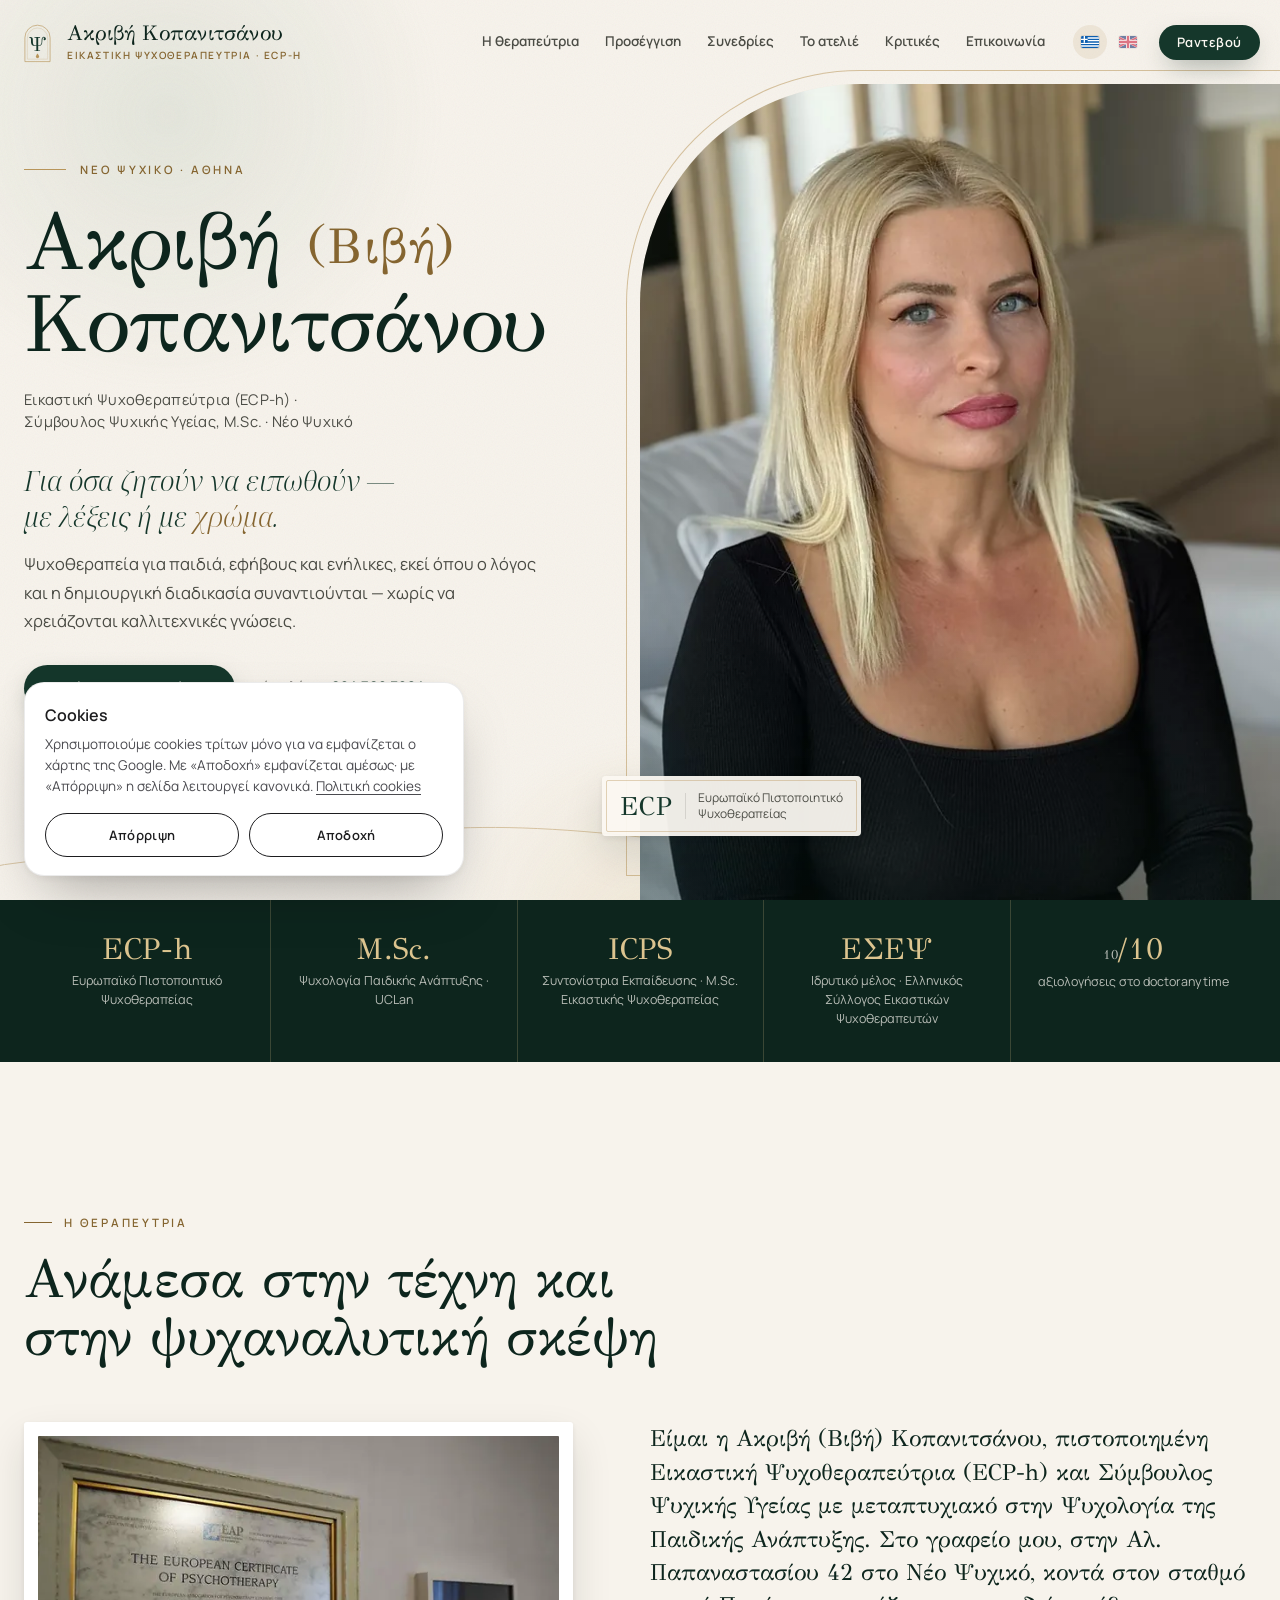
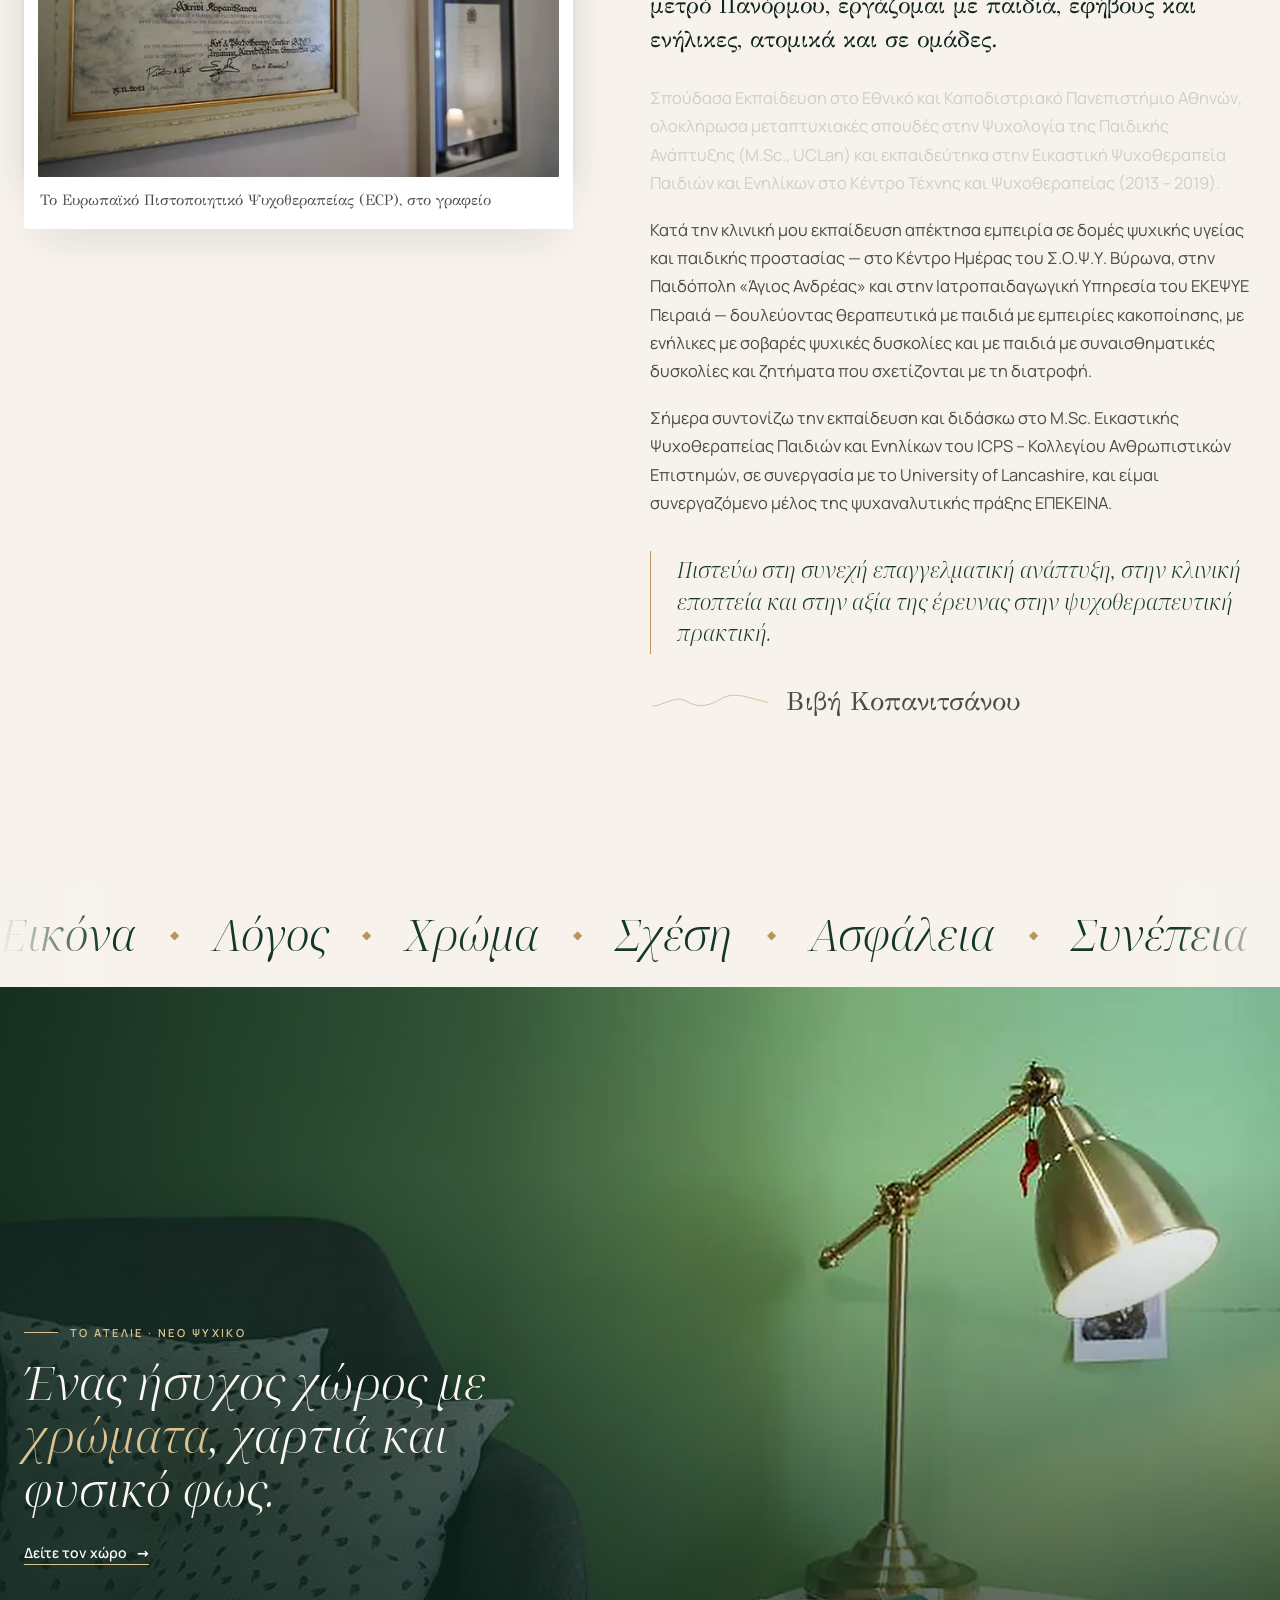
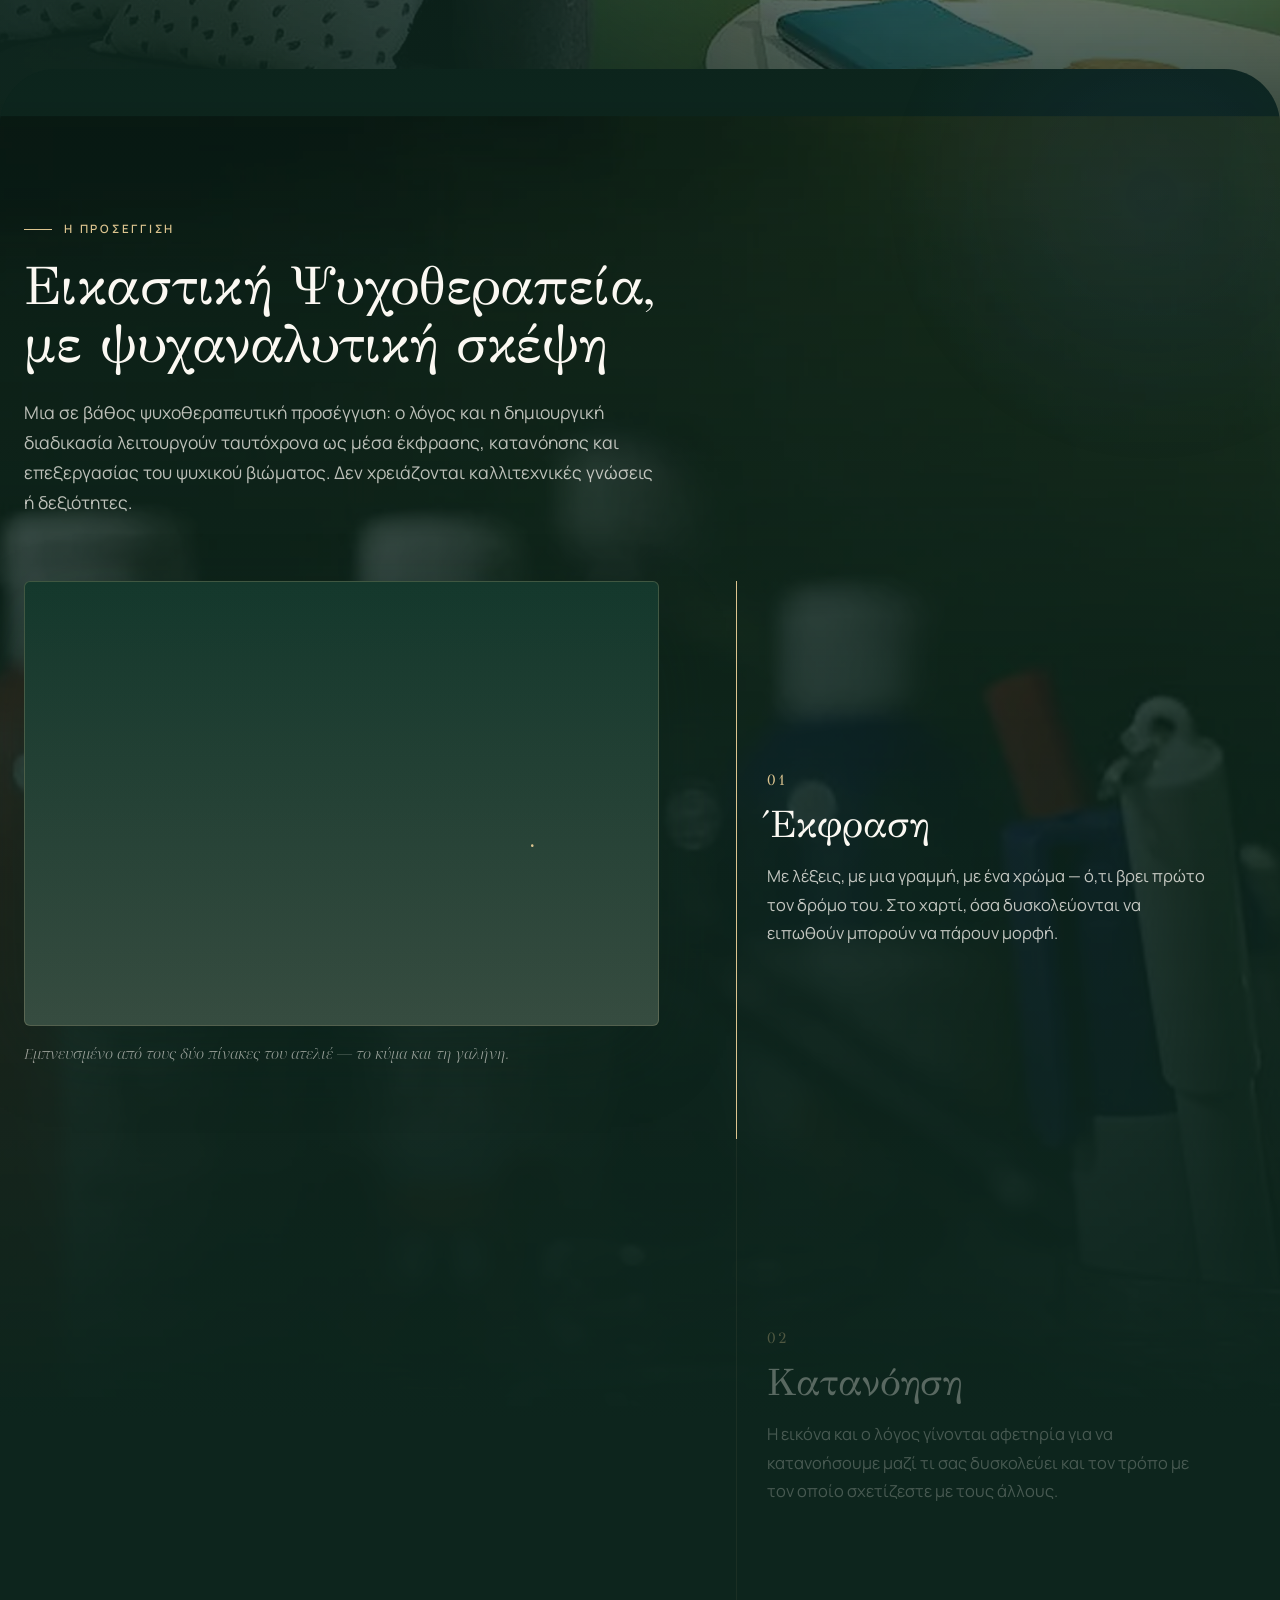
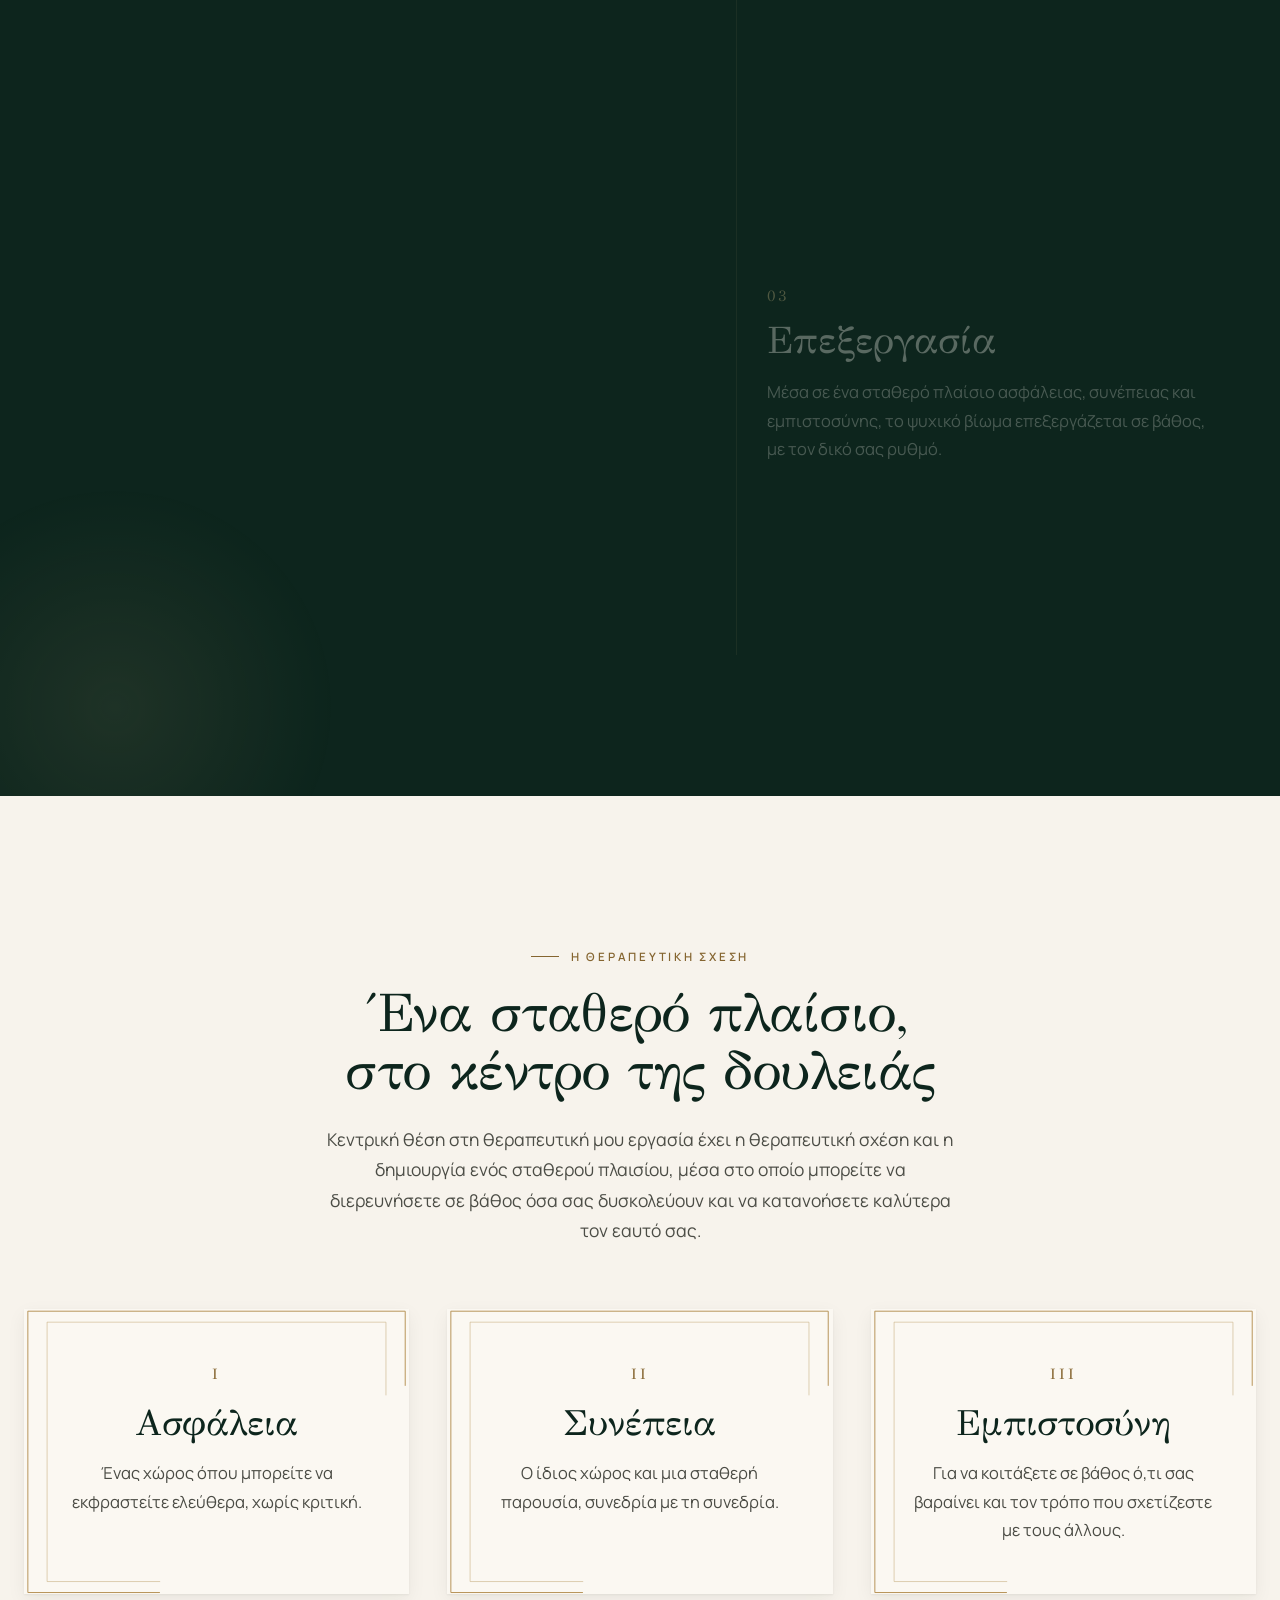
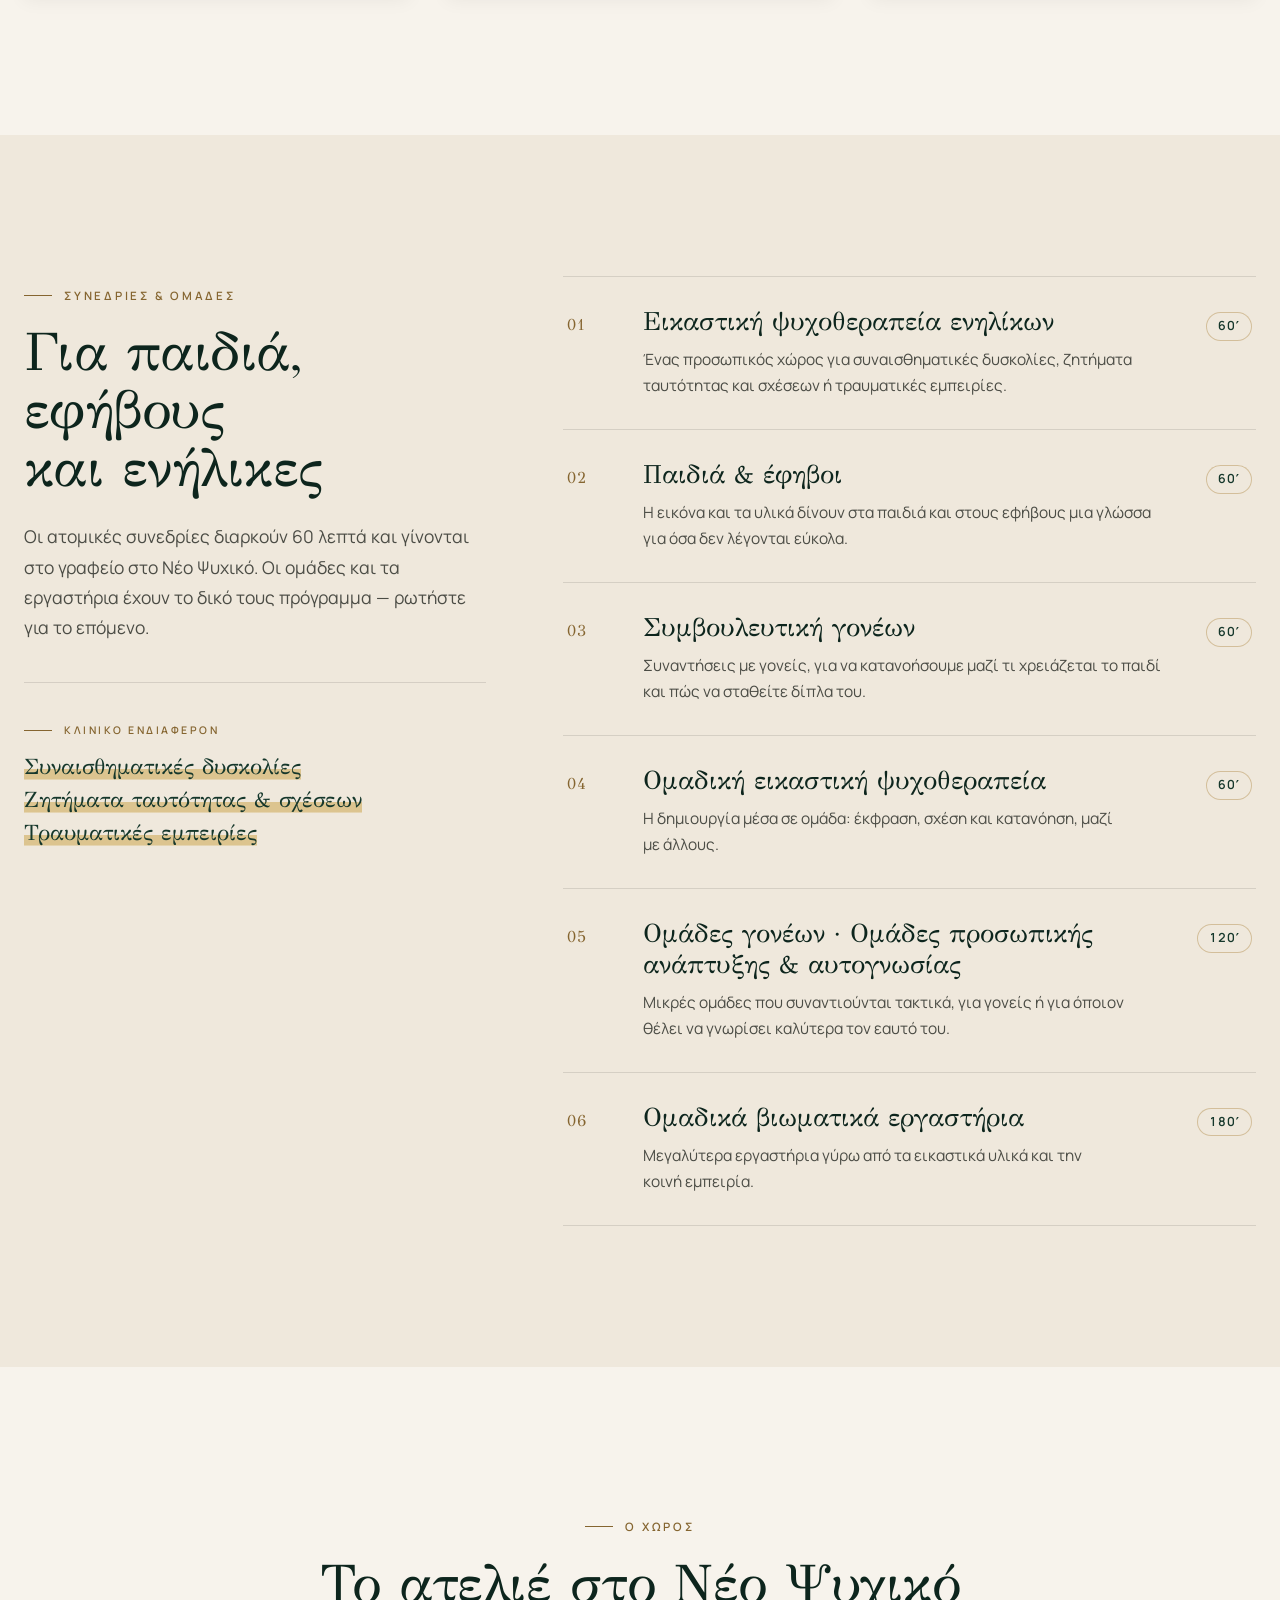
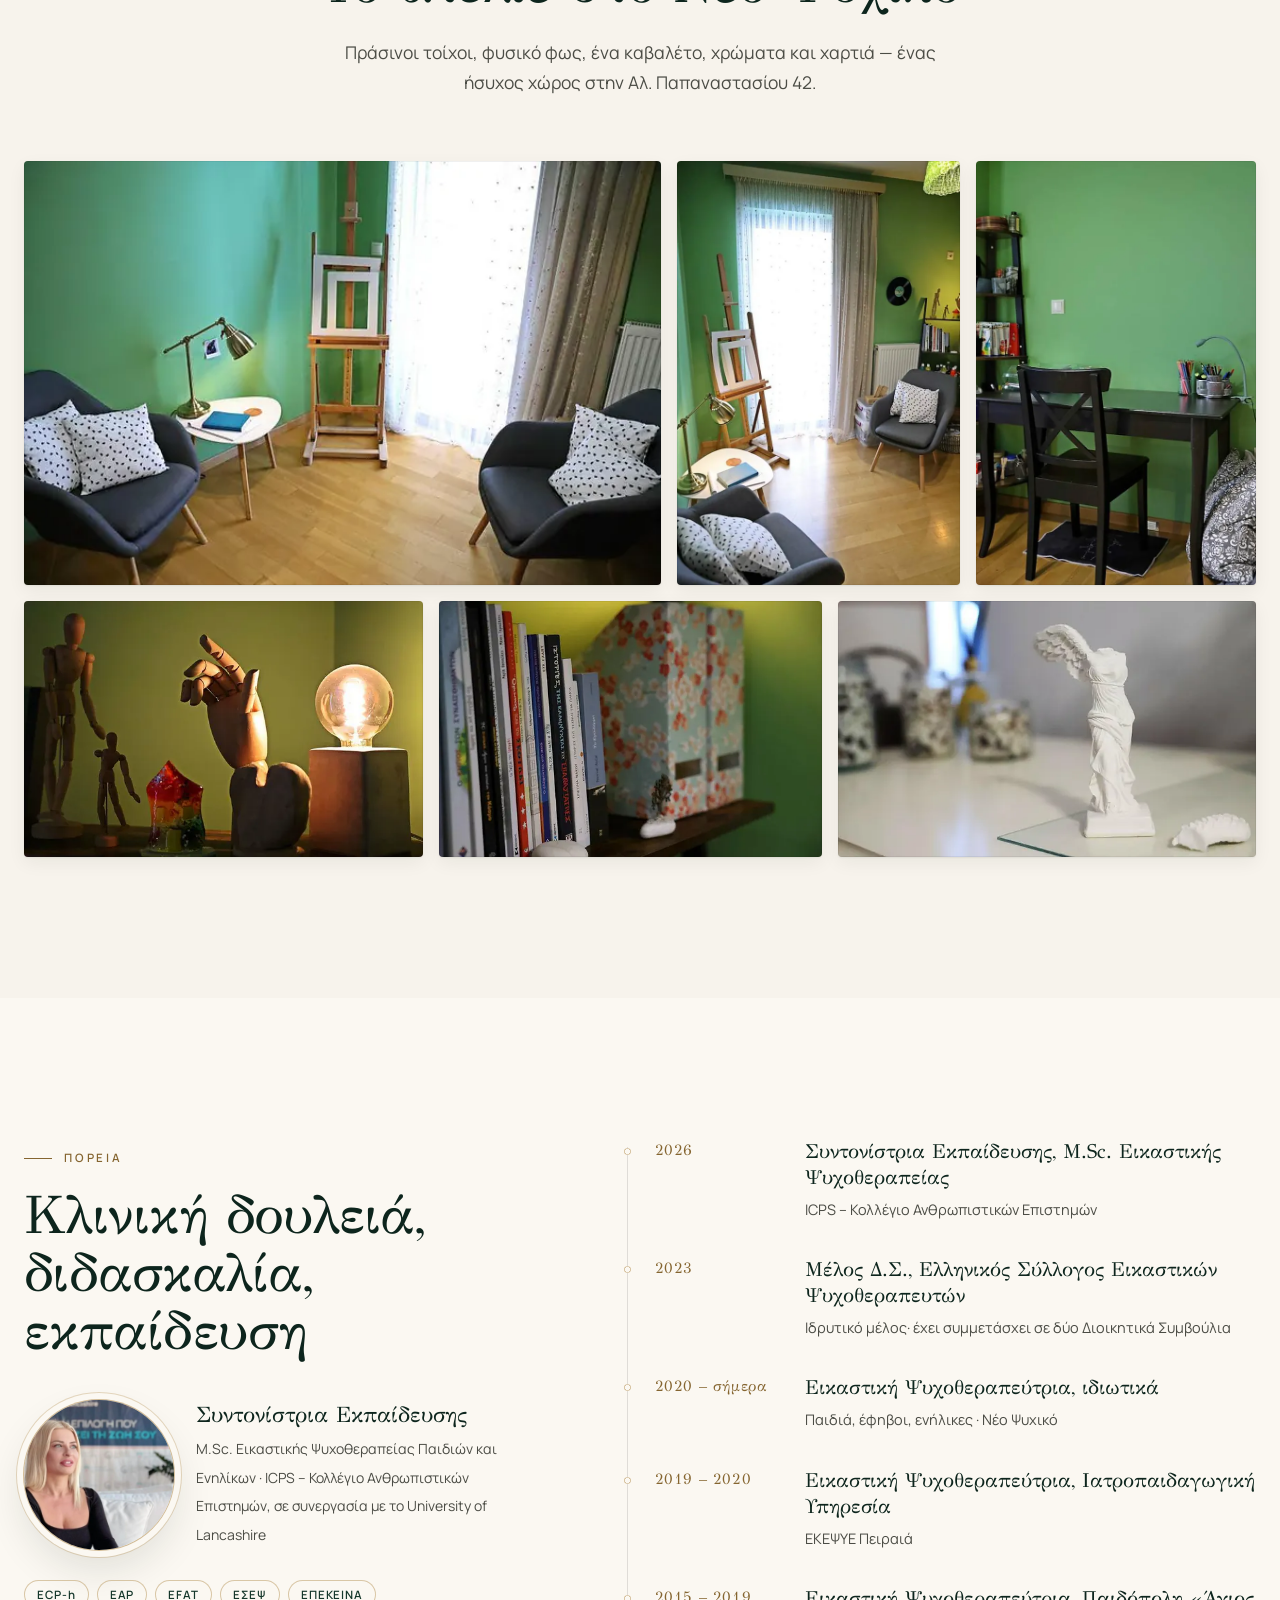
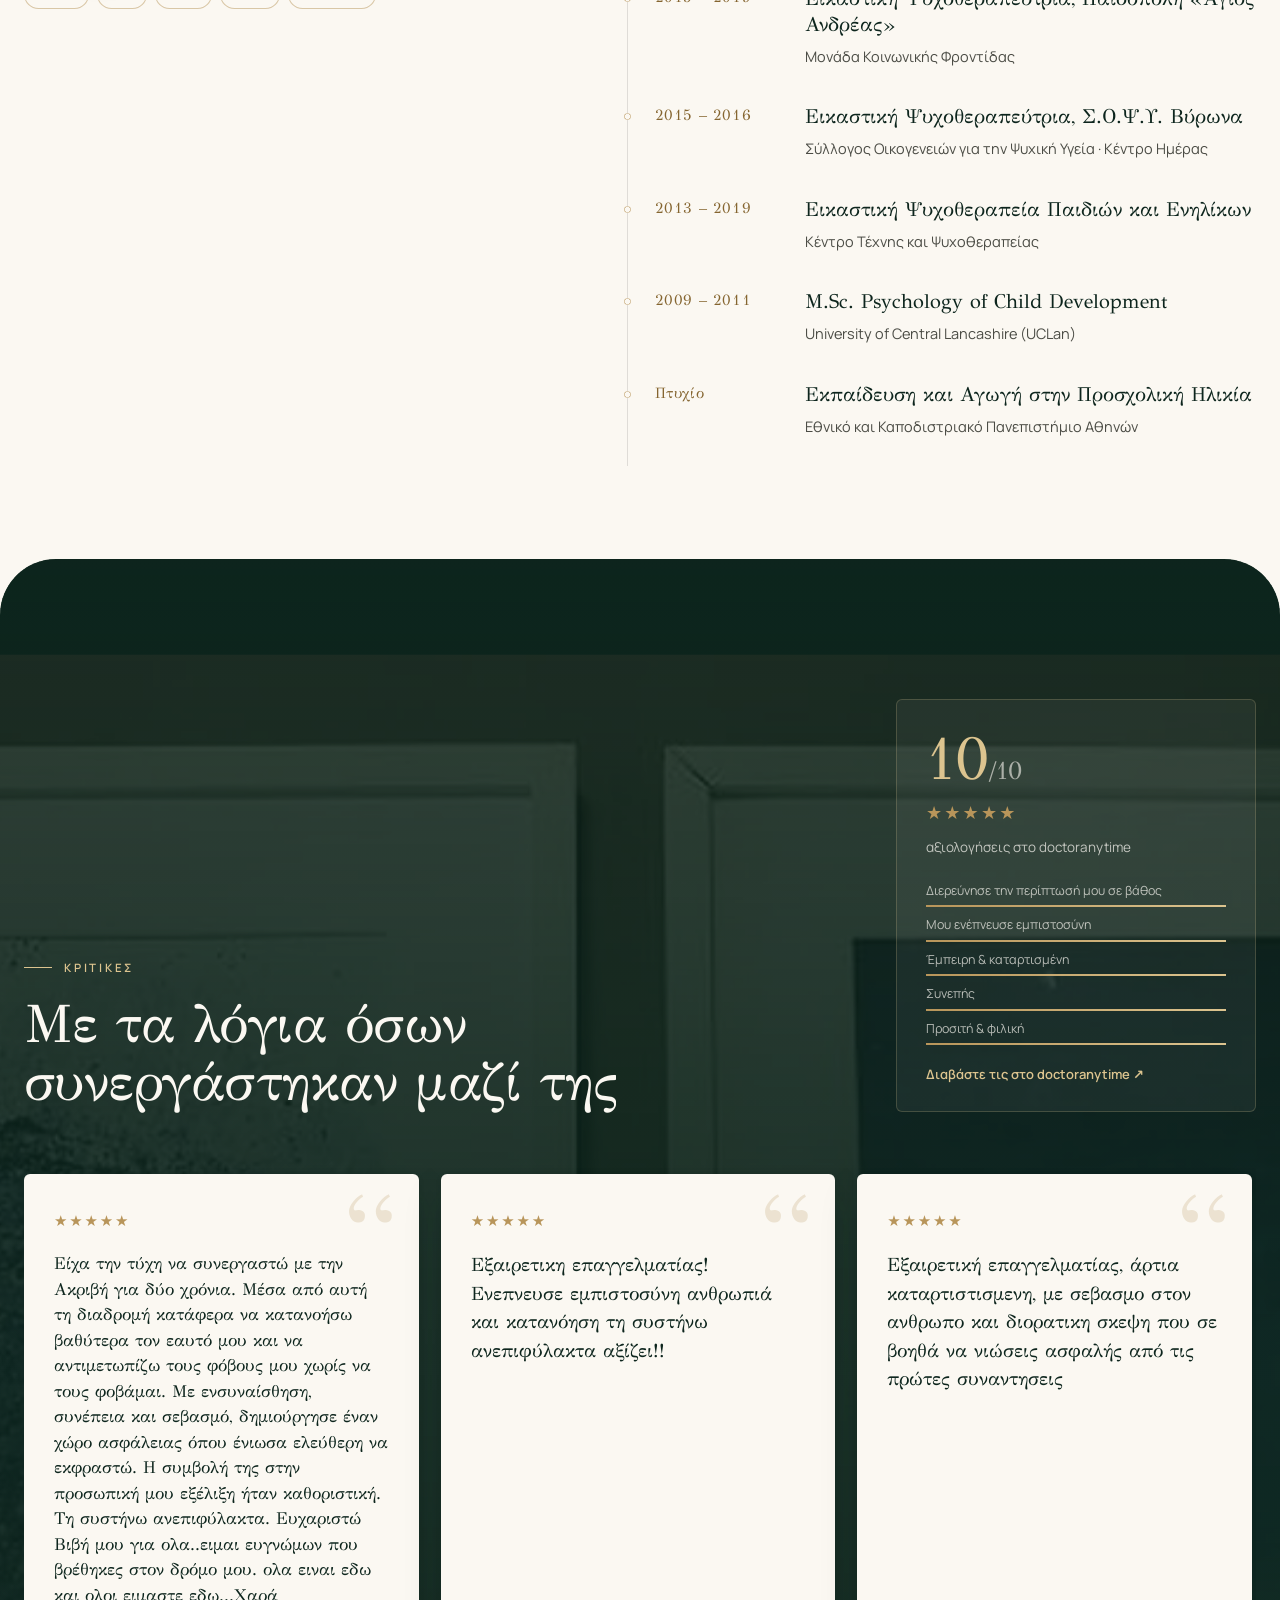
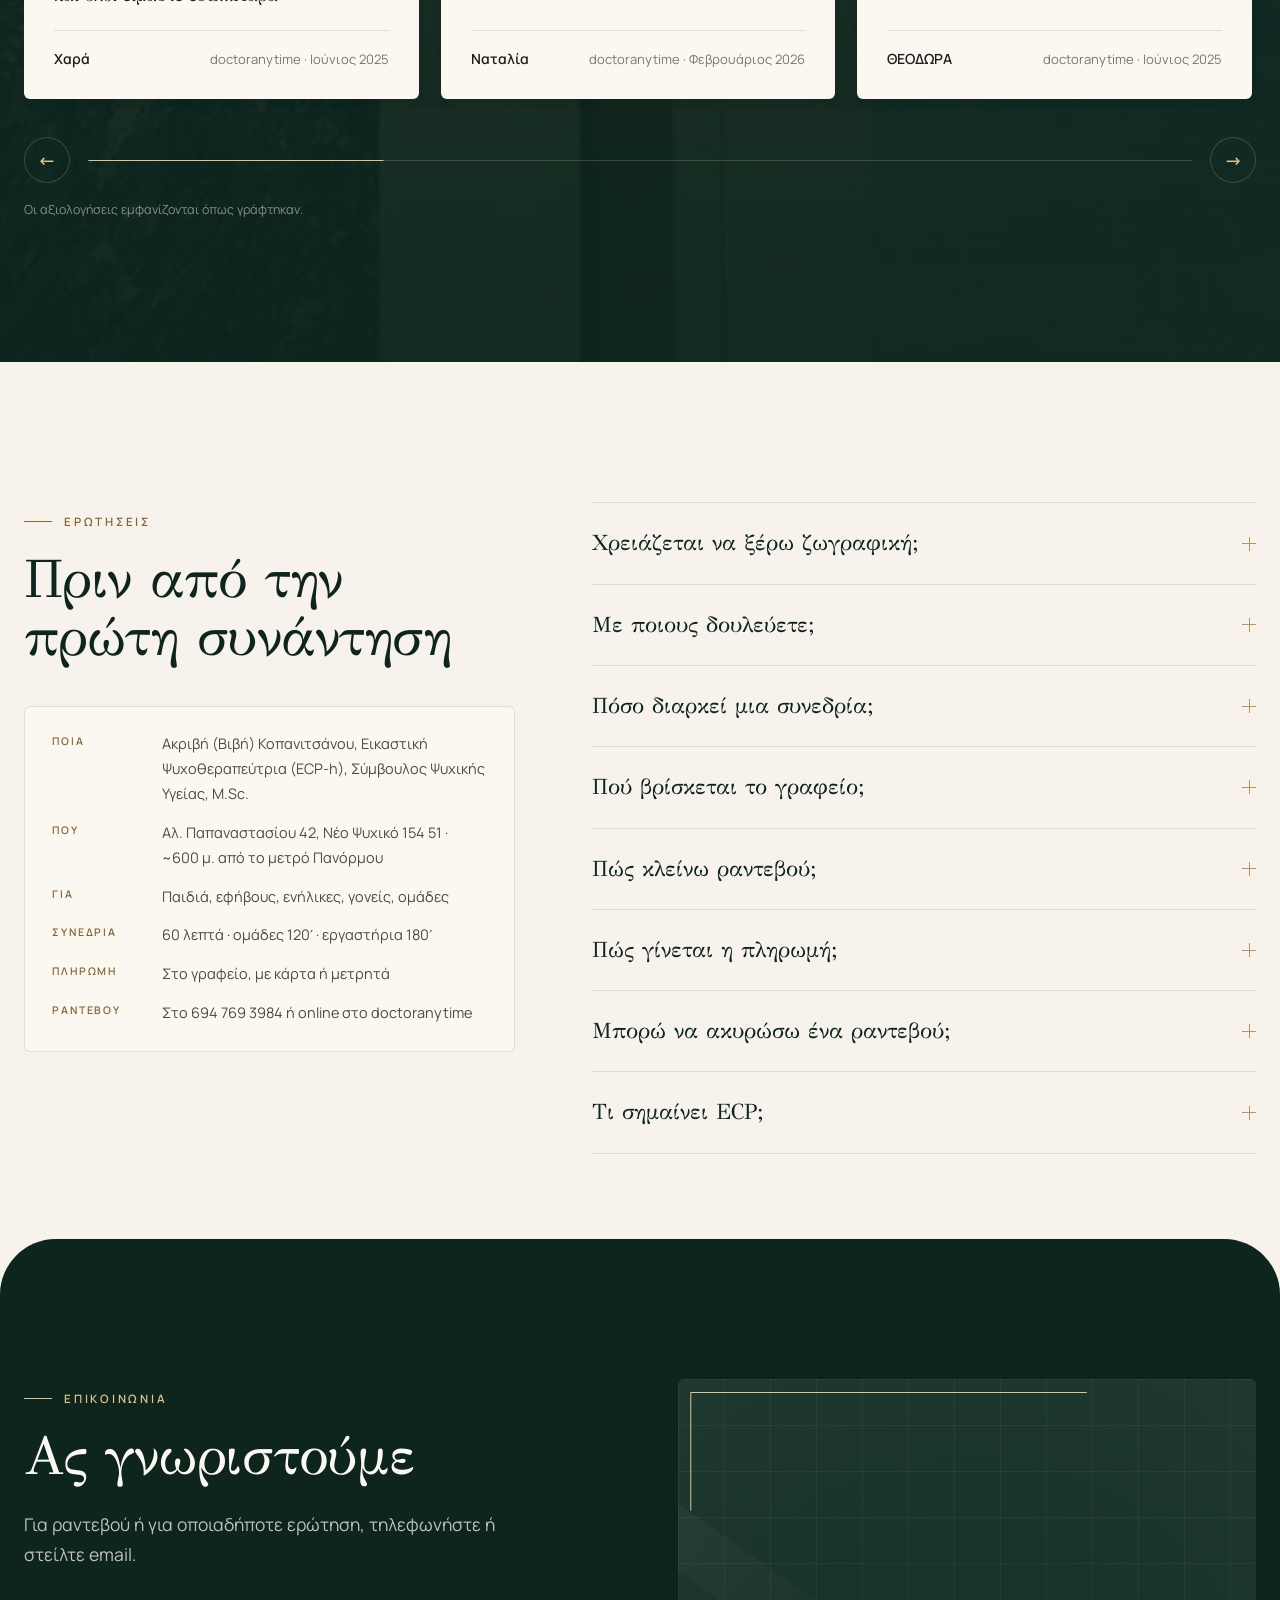
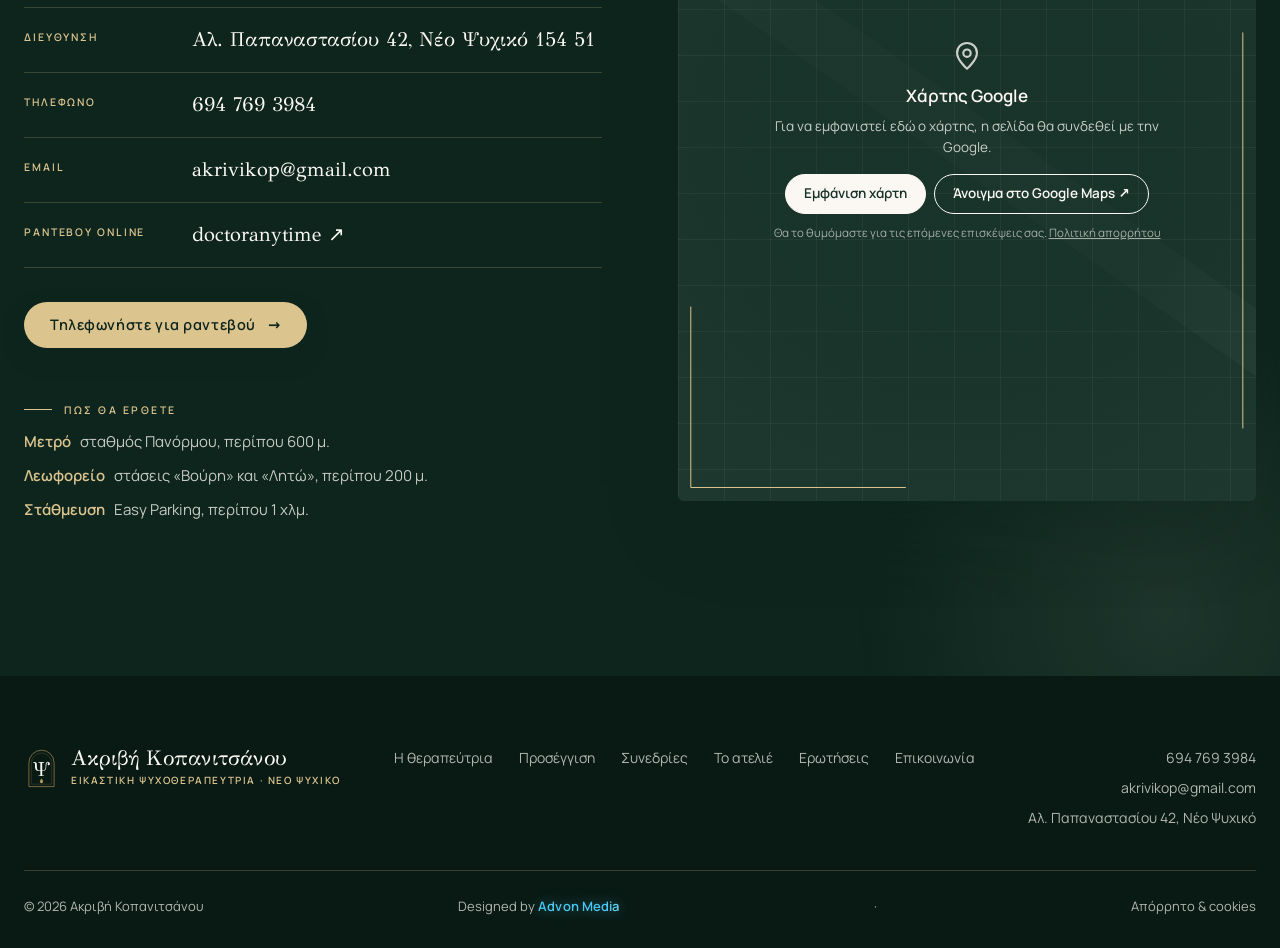
<file: index.html>
<!DOCTYPE html>
<html lang="el">
<head>
<meta charset="utf-8">
<meta name="viewport" content="width=device-width,initial-scale=1,viewport-fit=cover">
<title>Εικαστική Ψυχοθεραπεία Νέο Ψυχικό | Ακριβή Κοπανιτσάνου</title>
<!-- advon-icons · favicon.py · made from assets/img/akrivi-kopanitsanou-logo-icon.svg · vd1bc4d5e -->
<link rel="icon" href="favicon.ico?v=d1bc4d5e" sizes="32x32">
<link rel="icon" href="assets/icons/favicon.svg?v=d1bc4d5e" type="image/svg+xml">
<link rel="icon" href="assets/icons/favicon-96.png?v=d1bc4d5e" type="image/png" sizes="96x96">
<link rel="icon" href="assets/icons/favicon-48.png?v=d1bc4d5e" type="image/png" sizes="48x48">
<link rel="apple-touch-icon" href="assets/icons/apple-touch-icon.png?v=d1bc4d5e">
<link rel="manifest" href="site.webmanifest?v=d1bc4d5e">
<!-- /advon-icons -->
<meta name="description" content="Ακριβή (Βιβή) Κοπανιτσάνου, Εικαστική Ψυχοθεραπεύτρια (ECP-h) και Σύμβουλος Ψυχικής Υγείας στο Νέο Ψυχικό. Παιδιά, έφηβοι, ενήλικες και ομάδες.">
<meta name="robots" content="index,follow,max-image-preview:large">
<!-- advon-en -->
<script>try{localStorage.setItem("kop-lang","el")}catch(e){}</script>
<!-- /advon-en -->
<meta name="msvalidate.01" content="B111344056B4F7484DEA53457F44A3C3">
<script id="advon-draft-guard">/* Advon: drafts stay out of Google; the real domain is untouched */(function(h){if(/(^|\.)(drafts\.advonmedia\.com|github\.io|netlify\.app)$/.test(h)){var m=document.createElement("meta");m.name="robots";m.content="noindex,nofollow";document.head.appendChild(m)}})(location.hostname)</script>
<meta name="theme-color" content="#F7F3EC">
<meta name="color-scheme" content="light only">
<meta property="og:type" content="website">
<meta property="og:locale" content="el_GR">
<meta property="og:locale:alternate" content="en_GB">
<meta property="og:title" content="Εικαστική Ψυχοθεραπεία Νέο Ψυχικό | Ακριβή Κοπανιτσάνου">
<meta property="og:description" content="Ακριβή (Βιβή) Κοπανιτσάνου, Εικαστική Ψυχοθεραπεύτρια (ECP-h) και Σύμβουλος Ψυχικής Υγείας στο Νέο Ψυχικό. Παιδιά, έφηβοι, ενήλικες και ομάδες.">
<meta property="og:image" content="assets/img/og.jpg">
<meta property="og:image:width" content="1200"><meta property="og:image:height" content="630">
<meta property="og:image:alt" content="Ακριβή (Βιβή) Κοπανιτσάνου, Εικαστική Ψυχοθεραπεύτρια στο Νέο Ψυχικό">
<meta name="twitter:card" content="summary_large_image">
<meta name="twitter:title" content="Εικαστική Ψυχοθεραπεία Νέο Ψυχικό | Ακριβή Κοπανιτσάνου">
<meta name="twitter:description" content="Ακριβή (Βιβή) Κοπανιτσάνου, Εικαστική Ψυχοθεραπεύτρια (ECP-h) και Σύμβουλος Ψυχικής Υγείας στο Νέο Ψυχικό. Παιδιά, έφηβοι, ενήλικες και ομάδες.">
<meta name="twitter:image" content="assets/img/og.jpg">
<link rel="image_src" href="assets/img/akrivi-kopanitsanou-eikastiki-psychotherapeftria-neo-psychiko-portreto-900.webp">
<link rel="preload" href="assets/fonts/gfs-didot-greek-400-normal.woff2" as="font" type="font/woff2" crossorigin>
<link rel="preload" as="image" href="assets/img/akrivi-kopanitsanou-eikastiki-psychotherapeftria-neo-psychiko-portreto-900.webp" imagesrcset="assets/img/akrivi-kopanitsanou-eikastiki-psychotherapeftria-neo-psychiko-portreto-640.webp 640w, assets/img/akrivi-kopanitsanou-eikastiki-psychotherapeftria-neo-psychiko-portreto-900.webp 900w" imagesizes="(max-width:900px) 92vw, 42vw">
<script>(function(h){h.classList.add('js');try{if(!sessionStorage.getItem('kop-intro')&&!matchMedia('(prefers-reduced-motion:reduce)').matches&&!document.hidden)h.classList.add('js-intro')}catch(e){}})(document.documentElement)</script>
<style id="advon-fonts">
@font-face{font-family:'GFS Didot';font-style:normal;font-weight:400;font-display:swap;src:url(assets/fonts/gfs-didot-greek-400-normal.woff2) format('woff2');unicode-range:U+0370-0377,U+037A-037F,U+0384-038A,U+038C,U+038E-03A1,U+03A3-03FF}
@font-face{font-family:'GFS Didot';font-style:normal;font-weight:400;font-display:swap;src:url(assets/fonts/gfs-didot-latin-400-normal.woff2) format('woff2');unicode-range:U+0000-00FF,U+0131,U+0152-0153,U+02BB-02BC,U+02C6,U+02DA,U+02DC,U+0304,U+0308,U+0329,U+2000-206F,U+20AC,U+2122,U+2191,U+2193,U+2212,U+2215,U+FEFF,U+FFFD}
@font-face{font-family:'Manrope';font-style:normal;font-weight:400;font-display:swap;src:url(assets/fonts/manrope-greek-400-normal.woff2) format('woff2');unicode-range:U+0370-0377,U+037A-037F,U+0384-038A,U+038C,U+038E-03A1,U+03A3-03FF}
@font-face{font-family:'Manrope';font-style:normal;font-weight:400;font-display:swap;src:url(assets/fonts/manrope-latin-400-normal.woff2) format('woff2');unicode-range:U+0000-00FF,U+0131,U+0152-0153,U+02BB-02BC,U+02C6,U+02DA,U+02DC,U+0304,U+0308,U+0329,U+2000-206F,U+20AC,U+2122,U+2191,U+2193,U+2212,U+2215,U+FEFF,U+FFFD}
@font-face{font-family:'Manrope';font-style:normal;font-weight:600;font-display:swap;src:url(assets/fonts/manrope-greek-600-normal.woff2) format('woff2');unicode-range:U+0370-0377,U+037A-037F,U+0384-038A,U+038C,U+038E-03A1,U+03A3-03FF}
@font-face{font-family:'Manrope';font-style:normal;font-weight:600;font-display:swap;src:url(assets/fonts/manrope-latin-600-normal.woff2) format('woff2');unicode-range:U+0000-00FF,U+0131,U+0152-0153,U+02BB-02BC,U+02C6,U+02DA,U+02DC,U+0304,U+0308,U+0329,U+2000-206F,U+20AC,U+2122,U+2191,U+2193,U+2212,U+2215,U+FEFF,U+FFFD}
@font-face{font-family:'Noto Serif Display';font-style:italic;font-weight:300;font-display:swap;src:url(assets/fonts/noto-serif-display-greek-300-italic.woff2) format('woff2');unicode-range:U+0370-0377,U+037A-037F,U+0384-038A,U+038C,U+038E-03A1,U+03A3-03FF}
@font-face{font-family:'Noto Serif Display';font-style:italic;font-weight:300;font-display:swap;src:url(assets/fonts/noto-serif-display-latin-300-italic.woff2) format('woff2');unicode-range:U+0000-00FF,U+0131,U+0152-0153,U+02BB-02BC,U+02C6,U+02DA,U+02DC,U+0304,U+0308,U+0329,U+2000-206F,U+20AC,U+2122,U+2191,U+2193,U+2212,U+2215,U+FEFF,U+FFFD}
</style>
<style>
:root{color-scheme:light only;--paper:#F7F3EC;--paper2:#EFE8DC;--ivory:#FBF8F2;--ink:#1D1E1A;--ink2:#4B4C45;--mute:#76776E;--em:#24503F;--em-d:#15372B;--em-dd:#0D251D;--sage:#A8BCA7;--gold:#B8955A;--gold-t:#856530;--gold-l:#DCC48F;--line:rgba(29,30,26,.12);--line-d:rgba(220,196,143,.22);--blue:#2C4F9E;
--fd:'GFS Didot',Didot,'Bodoni 72',Georgia,serif;--fi:'Noto Serif Display',Georgia,serif;--fb:Manrope,system-ui,-apple-system,'Segoe UI',sans-serif;
--sh-1:0 1px 2px rgba(20,30,24,.06),0 6px 18px rgba(20,30,24,.06);--sh-2:0 2px 6px rgba(20,30,24,.08),0 18px 40px rgba(20,30,24,.12);--sh-3:0 30px 80px -20px rgba(13,37,29,.45);
--ease:cubic-bezier(.22,.61,.36,1);--ease-o:cubic-bezier(.16,1,.3,1);--hdh:84px}
*,*::before,*::after{box-sizing:border-box}
html{scroll-behavior:smooth;-webkit-text-size-adjust:100%;scroll-padding-top:80px}
html,body{overflow-x:clip}
body{margin:0;background:var(--paper);color:var(--ink);font:400 16.5px/1.72 var(--fb);-webkit-font-smoothing:antialiased;-moz-osx-font-smoothing:grayscale;text-rendering:optimizeLegibility}
img{display:block;max-width:100%;height:auto}
a{color:inherit;text-decoration:none}
button{font:inherit;color:inherit;background:none;border:0;padding:0;cursor:pointer}
h1,h2,h3{font-weight:400;margin:0;text-wrap:balance}
p{margin:0 0 1.1em;text-wrap:pretty}
.skip{position:absolute;left:-9999px;top:8px;z-index:200;background:var(--em-d);color:#fff;padding:10px 16px;border-radius:8px}.skip:focus{left:12px}
:focus-visible{outline:2px solid var(--gold);outline-offset:3px;border-radius:4px}
::selection{background:var(--gold-l);color:var(--em-dd)}
.wrap{width:min(1240px,100% - 48px);margin:0 auto}
.sv-defs{position:absolute;width:0;height:0;overflow:hidden}

/* ===== buttons ===== */
.btn{position:relative;display:inline-flex;align-items:center;gap:12px;padding:16px 26px;border-radius:999px;background:var(--em-d);color:var(--ivory);font:600 14.5px/1 var(--fb);letter-spacing:.04em;overflow:hidden;isolation:isolate;box-shadow:0 10px 28px -10px rgba(13,37,29,.55);transition:transform .35s var(--ease-o),box-shadow .35s}
.btn::before{content:"";position:absolute;inset:0;z-index:-1;background:linear-gradient(110deg,transparent 30%,rgba(220,196,143,.45) 50%,transparent 70%);transform:translateX(-120%);transition:transform .9s var(--ease)}
.btn .arr{transition:transform .35s var(--ease-o)}
@media (hover:hover){.btn:hover{transform:translateY(-2px);box-shadow:0 16px 34px -12px rgba(13,37,29,.6)}.btn:hover::before{transform:translateX(120%)}.btn:hover .arr{transform:translateX(4px)}}
.btn:active{transform:scale(.97)}
.btn-sm{padding:11px 18px;font-size:13px}
.btn-l{background:var(--gold-l);color:var(--em-dd)}
.tlink{font-weight:600;font-size:14.5px;border-bottom:1px solid var(--gold);padding-bottom:2px;color:var(--em-d)}
.tlink span{font-weight:400;color:var(--ink2)}
.st{color:var(--gold);letter-spacing:.12em}

/* ===== intro: the gilded frame opens ===== */
.intro{position:fixed;inset:0;z-index:120;display:none;place-items:center;background:var(--ivory)}
.js-intro .intro{display:grid}
.in-frame{position:relative;width:min(240px,52vw);aspect-ratio:240/300;display:grid;place-items:center;transition:transform 1s cubic-bezier(.7,0,.2,1),opacity .8s ease}
.in-svg{position:absolute;inset:0;width:100%;height:100%;overflow:visible}
.in-svg rect{fill:none;stroke:var(--gold);stroke-dasharray:1;stroke-dashoffset:1;animation:draw 1s var(--ease) forwards}
.in-r1{stroke-width:1.4;vector-effect:non-scaling-stroke}.in-r2{stroke-width:.8;vector-effect:non-scaling-stroke;animation-delay:.18s!important}
.in-mk{width:38%;opacity:0;transform:translateY(10px);animation:inMk .7s var(--ease-o) .55s forwards}
.in-nm{position:absolute;bottom:-46px;left:-60px;right:-60px;text-align:center;white-space:nowrap;transform:translateY(8px);font:400 18px/1 var(--fd);letter-spacing:.06em;color:var(--em-d);opacity:0;animation:inMk .7s var(--ease-o) .75s forwards}
.intro.go{background:transparent;transition:background .9s ease .25s}
.intro.go .in-frame{transform:scale(7);opacity:0}
.intro.go .in-nm{opacity:0!important;animation:none}
@keyframes draw{to{stroke-dashoffset:0}}
@keyframes inMk{to{opacity:1;transform:none}}

/* ===== header ===== */
.prog{position:fixed;left:0;top:0;height:2px;width:100%;z-index:90;background:linear-gradient(90deg,var(--gold),var(--gold-l));transform-origin:0 50%;transform:scaleX(0)}
.hd{position:fixed;inset:0 0 auto;z-index:80;transition:background .4s,box-shadow .4s,backdrop-filter .4s}
.hd-in{width:min(1360px,100% - 40px);margin:0 auto;height:var(--hdh);display:flex;align-items:center;gap:28px}
.hd.solid{background:rgba(251,248,242,.92);box-shadow:0 1px 0 var(--line)}
.hd.solid::before{content:"";position:absolute;inset:0;z-index:-1;backdrop-filter:blur(12px);-webkit-backdrop-filter:blur(12px)}
.brand{display:flex;align-items:center;gap:12px;min-width:0}
.brand-mk{width:35px;height:42px;flex:none;transition:transform 1s var(--ease-o)}
.hd.solid .brand-mk{transform:rotateY(360deg)}
.brand-t{display:flex;flex-direction:column;line-height:1.1;min-width:0}
.brand-n{font:400 21px/1.05 var(--fd);letter-spacing:.01em;color:var(--em-dd);white-space:nowrap}
.brand-r{font:600 10px/1.4 var(--fb);letter-spacing:.16em;text-transform:uppercase;color:var(--gold-t);margin-top:4px;white-space:nowrap}
.nav{display:flex;gap:26px;margin-left:auto}
.nav a{position:relative;font:600 13.5px/1 var(--fb);color:var(--ink2);padding:8px 0;transition:color .25s}
.nav a::after{content:"";position:absolute;left:0;right:0;bottom:2px;height:1px;background:var(--gold);transform:scaleX(0);transform-origin:right;transition:transform .45s var(--ease-o)}
@media (hover:hover){.nav a:hover{color:var(--em-dd)}.nav a:hover::after{transform:scaleX(1);transform-origin:left}}
.hd-r{display:flex;align-items:center;gap:14px}
.lang{display:flex;gap:4px}
.fl{display:grid;place-items:center;width:34px;height:34px;border-radius:50%;opacity:.55;transition:opacity .25s,background .25s}
.fl.on,.fl:hover{opacity:1}.fl.on{background:rgba(184,149,90,.14)}
.flg{display:block;width:18px;height:12px;overflow:hidden;line-height:0;border-radius:2px;box-shadow:0 0 0 1px rgba(0,0,0,.08)}
.flg svg{display:block;width:100%;height:100%}
.burger{display:none;width:44px;height:44px;position:relative}
.burger span{position:absolute;left:11px;right:11px;height:1.5px;background:var(--em-dd);transition:transform .3s}
.burger span:first-child{top:17px}.burger span:last-child{top:25px}
.mnav{position:fixed;inset:0;z-index:110;background:var(--em-dd);color:var(--ivory);display:flex;flex-direction:column;justify-content:center;padding:90px 32px 40px;gap:28px;opacity:0;transition:opacity .35s}
.mnav[hidden]{display:none}.mnav.open{opacity:1}
.mnav-in{display:flex;flex-direction:column;gap:6px}
.mnav-in a{font:400 32px/1.25 var(--fd);opacity:0;transform:translateY(12px);transition:opacity .45s var(--ease-o),transform .45s var(--ease-o)}
.mnav.open .mnav-in a{opacity:1;transform:none}
.mnav.open .mnav-in a:nth-child(2){transition-delay:.04s}.mnav.open .mnav-in a:nth-child(3){transition-delay:.08s}.mnav.open .mnav-in a:nth-child(4){transition-delay:.12s}.mnav.open .mnav-in a:nth-child(5){transition-delay:.16s}.mnav.open .mnav-in a:nth-child(6){transition-delay:.2s}.mnav.open .mnav-in a:nth-child(7){transition-delay:.24s}.mnav.open .mnav-in a:nth-child(8){transition-delay:.28s}
.mnav .btn{align-self:flex-start;background:var(--gold-l);color:var(--em-dd)}
.mnav-x{position:absolute;top:18px;right:18px;width:48px;height:48px;border-radius:50%;border:1px solid var(--line-d)}
.mnav-x span{position:absolute;left:13px;right:13px;top:23px;height:1.5px;background:var(--ivory)}
.mnav-x span:first-child{transform:rotate(45deg)}.mnav-x span:last-child{transform:rotate(-45deg)}

/* ===== hero ===== */
.hero{position:relative;min-height:100vh;min-height:100svh;display:flex;align-items:center;padding:calc(var(--hdh) + 30px) 0 70px;overflow:hidden;background:var(--paper)}
.hero-bg{position:absolute;inset:0;pointer-events:none}
.wash{position:absolute;border-radius:50%;opacity:.55;will-change:transform}
.w1{width:62vw;height:62vw;left:-18vw;top:-22vw;background:radial-gradient(closest-side,rgba(168,188,167,.42),transparent 70%);animation:drift1 28s ease-in-out infinite alternate}
.w2{width:46vw;height:46vw;left:28vw;bottom:-26vw;background:radial-gradient(closest-side,rgba(220,196,143,.42),transparent 70%);animation:drift2 32s ease-in-out infinite alternate}
.w3{width:30vw;height:30vw;right:4vw;top:6vw;background:radial-gradient(closest-side,rgba(36,80,63,.14),transparent 70%);animation:drift1 24s ease-in-out infinite alternate-reverse}
@keyframes drift1{to{transform:translate3d(6vw,4vw,0) scale(1.08)}}
@keyframes drift2{to{transform:translate3d(-5vw,-3vw,0) scale(1.1)}}
.hero-line{position:absolute;left:0;bottom:-2%;width:58%;height:22%;overflow:visible}
.hero-line path{fill:none;stroke:var(--gold);stroke-width:1;opacity:.5;vector-effect:non-scaling-stroke;stroke-dasharray:1;stroke-dashoffset:1}
.ready .hero-line path{animation:draw 2.6s var(--ease) .9s forwards}
.hero::after{content:"";position:absolute;inset:0;pointer-events:none;opacity:.06;background-image:url("data:image/svg+xml,%3Csvg xmlns='http://www.w3.org/2000/svg' width='160' height='160'%3E%3Cfilter id='n'%3E%3CfeTurbulence type='fractalNoise' baseFrequency='.9' numOctaves='2' stitchTiles='stitch'/%3E%3C/filter%3E%3Crect width='100%25' height='100%25' filter='url(%23n)'/%3E%3C/svg%3E")}
.hero-in{position:relative;z-index:1;width:min(1300px,100% - 48px);margin:0 auto;display:grid;grid-template-columns:minmax(0,1.08fr) minmax(0,.92fr);gap:clamp(36px,6vw,96px);align-items:center}
.eyebrow{display:inline-flex;align-items:center;gap:14px;font:600 11.5px/1 var(--fb);letter-spacing:.24em;text-transform:uppercase;color:var(--gold-t);margin-bottom:26px}
.eyebrow::before{content:"";width:42px;height:1px;background:var(--gold)}
.h1{display:block}
.h1-n{display:block;font:400 clamp(46px,6.3vw,98px)/1.02 var(--fd);letter-spacing:-.012em;color:var(--em-dd)}
.h1-n em{font-style:normal;color:var(--gold-t);font-size:.62em;letter-spacing:.02em;vertical-align:.12em}
.wm{display:inline-block;overflow:hidden;padding-bottom:.08em;margin-bottom:-.08em;vertical-align:bottom}
.wi{display:inline-block;transform:translateY(108%);transition:transform 1.1s var(--ease-o)}
.ready .wi{transform:none}
.wm:nth-child(2) .wi{transition-delay:.1s}.h1-n .wm:nth-of-type(3) .wi{transition-delay:.2s}
.h1-r{display:block;margin-top:22px;font:400 clamp(14px,1.15vw,16.5px)/1.55 var(--fb);letter-spacing:.02em;color:var(--ink2);max-width:520px}
.hero-d{font:300 italic clamp(22px,2.1vw,31px)/1.32 var(--fi);color:var(--em-d);margin:30px 0 16px;max-width:560px}
.hero-d i{color:var(--gold-t)}
.hero-p{max-width:520px;color:var(--ink2);margin-bottom:30px}
.hero-cta{display:flex;align-items:center;flex-wrap:wrap;gap:16px 26px}
.hero-rate{display:inline-flex;align-items:center;gap:10px;margin-top:30px;padding:10px 16px 10px 14px;border-radius:999px;background:rgba(251,248,242,.7);box-shadow:inset 0 0 0 1px var(--line);font-size:13px;color:var(--ink2)}
.hero-rate b{color:var(--em-dd);font-weight:600}
.h-up{opacity:0;transform:translateY(16px);transition:opacity .9s var(--ease-o),transform .9s var(--ease-o);transition-delay:var(--d,0s)}
.ready .h-up{opacity:1;transform:none}
.hero-ph{position:relative;margin:0;justify-self:end;width:min(100%,520px)}
.hp-img{display:block;position:relative;width:100%;aspect-ratio:900/1134;border-radius:260px 260px 6px 6px;overflow:hidden;box-shadow:var(--sh-3);isolation:isolate;background:var(--paper2)}
.hp-img img{width:100%;height:100%;object-fit:cover;transform:scale(1.08);opacity:0;transition:transform 2.2s var(--ease-o),opacity 1.2s ease}
.ready .hp-img img{opacity:1;transform:scale(1);animation:kb 26s ease-in-out 2.4s infinite alternate}
@keyframes kb{to{transform:scale(1.05) translate3d(-1%,-1%,0)}}
.hp-img::after{content:"";position:absolute;inset:0;background:linear-gradient(180deg,transparent 60%,rgba(13,37,29,.18));pointer-events:none}
.hp-frame{position:absolute;inset:-16px -16px 18px 18px;border-radius:276px 276px 8px 8px;pointer-events:none;z-index:-1}
.hp-frame{border:1px solid rgba(184,149,90,.55);opacity:0;transform:translate(-10px,10px);transition:opacity 1.2s ease .5s,transform 1.4s var(--ease-o) .5s}
.hp-frame svg{display:none}
.ready .hp-frame{opacity:1;transform:none}
.hp-plaque{position:absolute;left:-34px;bottom:46px;display:flex;align-items:center;gap:12px;padding:14px 18px;background:rgba(251,248,242,.94);border-radius:4px;box-shadow:var(--sh-2);font:400 12px/1.35 var(--fb);color:var(--ink2);opacity:0;transform:translateY(14px);transition:opacity .9s var(--ease-o) 1.2s,transform .9s var(--ease-o) 1.2s}
.hp-plaque::before{content:"";position:absolute;inset:4px;border:1px solid rgba(184,149,90,.4);border-radius:2px;pointer-events:none}
.pq-k{font:400 26px/1 var(--fd);color:var(--em-d);letter-spacing:.04em;padding-right:12px;border-right:1px solid var(--line)}
.ready .hp-plaque{opacity:1;transform:none}
.cue{position:absolute;left:50%;bottom:24px;width:24px;height:40px;margin-left:-12px;border-radius:12px;box-shadow:inset 0 0 0 1px rgba(29,30,26,.25);z-index:2;transition:opacity .4s}
.cue span{position:absolute;left:50%;top:9px;width:2px;height:7px;margin-left:-1px;border-radius:2px;background:var(--gold);animation:cue 2s ease-in-out infinite}
@keyframes cue{50%{transform:translateY(10px);opacity:.3}}
.scrolled .cue{opacity:0}

/* ===== proof ===== */
.proof{position:relative;z-index:2;background:var(--em-dd);color:var(--ivory)}
.pf{list-style:none;margin:0 auto;padding:0;width:min(1300px,100% - 48px);display:grid;grid-template-columns:repeat(5,1fr)}
.pf-i{padding:34px 22px;text-align:center;border-left:1px solid var(--line-d);display:flex;flex-direction:column;gap:8px;align-items:center;opacity:0;transform:translateY(18px);transition:opacity .7s var(--ease-o),transform .7s var(--ease-o)}
.pf-i:first-child{border-left:0}
.pf-i b{font:400 30px/1 var(--fd);color:var(--gold-l);letter-spacing:.02em;font-variant-numeric:tabular-nums}
.pf-i span{font-size:12.5px;line-height:1.5;color:rgba(251,248,242,.72);max-width:200px}
.proof.in .pf-i{opacity:1;transform:none}
.proof.in .pf-i:nth-child(2){transition-delay:.07s}.proof.in .pf-i:nth-child(3){transition-delay:.14s}.proof.in .pf-i:nth-child(4){transition-delay:.21s}.proof.in .pf-i:nth-child(5){transition-delay:.28s}

/* ===== sections ===== */
.sec{position:relative;padding:clamp(96px,11vw,150px) 0}
.kick{display:inline-flex;align-items:center;gap:12px;font:600 11.5px/1 var(--fb);letter-spacing:.24em;text-transform:uppercase;color:var(--gold-t);margin-bottom:22px}
.kick::before{content:"";width:28px;height:1px;background:currentColor;transform:scaleX(0);transform-origin:left;transition:transform .9s var(--ease-o) .1s}
.kick.in::before{transform:none}
.kick.sm{font-size:10.5px;margin-bottom:14px}
.h2{font:400 clamp(34px,4.2vw,62px)/1.08 var(--fd);letter-spacing:-.01em;color:var(--em-dd)}
.sec-head{max-width:760px;margin-bottom:64px}
.sec-head.c{margin-left:auto;margin-right:auto;text-align:center}
.sec-head.c .kick{justify-content:center}
.sec-lead{margin-top:24px;font-size:17.5px;color:var(--ink2);max-width:640px}
.sec-head.c .sec-lead{margin-left:auto;margin-right:auto}
.dark{background:var(--em-dd);color:var(--ivory);border-radius:56px 56px 0 0;margin-top:-56px;z-index:1;overflow:clip}
.dark .h2{color:var(--ivory)}.dark .kick{color:var(--gold-l)}.dark .sec-lead{color:rgba(251,248,242,.74)}
.amb{position:absolute;inset:0;pointer-events:none;z-index:0}
.dark>.wrap{position:relative;z-index:1}
.w4{width:60vw;height:60vw;right:-20vw;top:-20vw;background:radial-gradient(closest-side,rgba(44,79,158,.22),transparent 70%);animation:drift2 30s ease-in-out infinite alternate}
.w5{width:50vw;height:50vw;left:-16vw;bottom:-18vw;background:radial-gradient(closest-side,rgba(220,196,143,.16),transparent 70%);animation:drift1 34s ease-in-out infinite alternate}
.w6{width:70vw;height:70vw;right:-26vw;bottom:-30vw;background:radial-gradient(closest-side,rgba(168,188,167,.2),transparent 70%);animation:drift1 30s ease-in-out infinite alternate}
.off .wash{animation-play-state:paused}

/* letter / word heading moves */
.lc-w{display:inline-block;white-space:nowrap}
.lc-c{display:inline-block;opacity:0;transform:translateX(.6em);transition:opacity .7s ease,transform 1s cubic-bezier(.34,1.4,.64,1);transition-delay:calc(var(--i)*18ms)}
.lc.in .lc-c{opacity:1;transform:none}
.lc-m{display:inline-block;overflow:hidden;vertical-align:bottom;padding-bottom:.1em;margin-bottom:-.1em}
.lc-mi{display:inline-block;transform:translateY(105%);transition:transform 1s var(--ease-o);transition-delay:calc(var(--i)*60ms)}
.lc.in .lc-mi{transform:none}
.lc-l{opacity:.14;transition:opacity .8s ease;transition-delay:calc(var(--i)*90ms)}
.lc.in .lc-l{opacity:1}

/* ===== about ===== */
.about-in{display:grid;grid-template-columns:minmax(0,.95fr) minmax(0,1.05fr);grid-template-areas:"h h" "p t";gap:56px clamp(40px,6vw,96px);align-items:start}
.about-head{grid-area:h;max-width:820px}
.about-ph{grid-area:p;margin:0;position:sticky;top:120px;transform:rotate(-2.4deg) translateY(30px);opacity:0;transition:transform 1.3s var(--ease-o),opacity 1s ease}
.about-ph.in{transform:none;opacity:1}
.about-ph button{display:block;width:100%;padding:14px 14px 0;background:#fff;box-shadow:var(--sh-2);border-radius:3px}
.about-ph img{width:100%;border-radius:1px}
.about-ph figcaption{background:#fff;padding:14px 16px 18px;margin-top:-1px;font:400 15px/1.4 var(--fd);color:var(--ink2);box-shadow:0 18px 40px -16px rgba(20,30,24,.18);border-radius:0 0 3px 3px}
.about-txt{grid-area:t}
.ink{opacity:.22;transition:opacity .9s ease}
.ink.in{opacity:1}
.about-txt .lead{font:400 clamp(21px,1.8vw,26px)/1.45 var(--fd);color:var(--em-dd);margin-bottom:1.2em}
.about-txt p{color:var(--ink2)}
.about-q{margin:34px 0 0;padding:4px 0 4px 26px;border-left:1px solid var(--gold);font:300 italic 21px/1.5 var(--fi);color:var(--em-d)}
.sig{display:flex;align-items:center;gap:16px;margin-top:34px;font:400 26px/1 var(--fd);color:var(--em-d)}
.sig svg{width:120px;height:24px;overflow:visible}
.sig path{fill:none;stroke:var(--gold);stroke-width:1.4;stroke-dasharray:1;stroke-dashoffset:1;transition:stroke-dashoffset 1.8s var(--ease)}
.sig.in path{stroke-dashoffset:0}

/* ===== ticker ===== */
.tick{position:relative;z-index:2;overflow:hidden;padding:30px 0 86px;background:var(--paper);-webkit-mask:linear-gradient(90deg,transparent,#000 8%,#000 92%,transparent);mask:linear-gradient(90deg,transparent,#000 8%,#000 92%,transparent)}
.tick-in{display:flex;align-items:center;gap:34px;width:max-content;animation:tick 60s linear infinite;font:300 italic clamp(30px,3.4vw,50px)/1 var(--fi);color:var(--em-d)}
.tick-in i{font-style:normal;font-size:12px;color:var(--gold)}
@keyframes tick{to{transform:translateX(-50%)}}
@media (hover:hover){.tick:hover .tick-in{animation-play-state:paused}}
.tick.off .tick-in{animation-play-state:paused}

/* ===== approach scene ===== */
.scene{position:relative}
.sc-stage{display:grid;grid-template-columns:minmax(0,1.1fr) minmax(0,.9fr);gap:clamp(40px,6vw,90px);align-items:start}
.sc-canvas{position:sticky;top:calc(50vh - 230px)}
.sc-svg{width:100%;height:auto;display:block;border-radius:6px;background:linear-gradient(180deg,#14382C,#0F2C22);box-shadow:inset 0 0 0 1px var(--line-d),var(--sh-3);overflow:hidden}
.sc-scr{fill:none;stroke:var(--gold-l);stroke-width:2.4;stroke-linecap:round;stroke-dasharray:1;stroke-dashoffset:var(--s1,1)}
.sc-l1{opacity:var(--o1,1);transition:opacity .6s}
.sc-wv{fill:none;stroke:#F7F3EC;stroke-width:2;stroke-linecap:round;stroke-dasharray:1;stroke-dashoffset:var(--s2,1)}
.sc-wf{opacity:var(--f2,0);transition:opacity .6s}
.sc-l2{opacity:var(--o2,1);transition:opacity .6s}
.sc-hz{fill:none;stroke:var(--gold-l);stroke-width:1.4;stroke-dasharray:1;stroke-dashoffset:var(--s3,1)}
.sc-calm{opacity:var(--f3,0);transition:opacity .8s}
.sc-sun{fill:var(--gold-l);opacity:var(--f3,0);transform:translateY(calc((1 - var(--f3,0))*30px));transition:opacity .8s,transform .8s}
.sc-boat{opacity:var(--f3,0);transform:translateX(calc(var(--b,0)*120px));transition:opacity .8s}
.sc-cap{margin:16px 0 0;font:300 italic 15px/1.5 var(--fi);color:rgba(251,248,242,.6)}
.sc-steps{list-style:none;margin:0;padding:0}
.sc-st{min-height:62vh;display:flex;flex-direction:column;justify-content:center;padding:20px 0 20px 30px;border-left:1px solid var(--line-d);opacity:.32;transition:opacity .6s,border-color .6s}
.sc-st.on{opacity:1;border-color:var(--gold-l)}
.sc-n{font:400 15px/1 var(--fd);color:var(--gold-l);letter-spacing:.12em;margin-bottom:16px}
.sc-st h3{font:400 clamp(30px,3vw,44px)/1.1 var(--fd);margin-bottom:16px}
.sc-st p{color:rgba(251,248,242,.76);max-width:440px;margin:0}

/* ===== frames ===== */
.frames{background:var(--paper)}
.fr-row{display:grid;grid-template-columns:repeat(3,1fr);gap:clamp(20px,3vw,40px)}
.fr{position:relative;padding:58px 38px 50px;text-align:center;background:var(--ivory);box-shadow:var(--sh-1);opacity:0;transform:translateY(24px);transition:opacity .9s var(--ease-o),transform .9s var(--ease-o),box-shadow .5s;transition-delay:calc(var(--i)*.12s)}
.fr.in{opacity:1;transform:none}
.fr-svg{position:absolute;inset:0;width:100%;height:100%;pointer-events:none}
.fr-svg rect{fill:none;stroke:var(--gold);stroke-width:1;vector-effect:non-scaling-stroke;stroke-dasharray:1;stroke-dashoffset:1;transition:stroke-dashoffset 1.6s var(--ease);transition-delay:calc(var(--i)*.12s + .2s)}
.fr-svg rect+rect{stroke-width:.6;opacity:.7;transition-delay:calc(var(--i)*.12s + .45s)}
.fr.in .fr-svg rect{stroke-dashoffset:0}
.fr-n{display:block;font:400 15px/1 var(--fd);letter-spacing:.2em;color:var(--gold-t);margin-bottom:22px}
.fr h3{font:400 36px/1.1 var(--fd);color:var(--em-dd);margin-bottom:16px}
.fr p{color:var(--ink2);margin:0}
@media (hover:hover){.fr:hover{box-shadow:var(--sh-2)}}

/* ===== services ===== */
.svc{background:var(--paper2)}
.svc-in{display:grid;grid-template-columns:minmax(0,.8fr) minmax(0,1.2fr);gap:clamp(40px,6vw,96px);align-items:start}
.svc-head{position:sticky;top:120px}
.svc-int{margin-top:40px;padding-top:28px;border-top:1px solid var(--line)}
.svc-int ul{list-style:none;margin:0;padding:0}
.svc-int li{font:400 22px/1.5 var(--fd);color:var(--em-d);background:linear-gradient(var(--gold-l),var(--gold-l)) 0 88%/0 32% no-repeat;transition:background-size 1.1s var(--ease-o);width:fit-content}
.svc-int.in li{background-size:100% 32%}
.svc-int.in li:nth-child(2){transition-delay:.25s}.svc-int.in li:nth-child(3){transition-delay:.5s}
.svc-list{list-style:none;margin:0;padding:0;border-top:1px solid var(--line)}
.sv{display:grid;grid-template-columns:56px minmax(0,1fr) auto;gap:20px;align-items:baseline;padding:30px 4px;border-bottom:1px solid var(--line);opacity:0;transform:translateX(-22px);transition:opacity .8s var(--ease-o),transform .8s var(--ease-o),background .4s,padding .4s}
.sv.in{opacity:1;transform:none}
.sv-n{font:400 16px/1 var(--fd);color:var(--gold-t);letter-spacing:.1em}
.sv h3{font:400 clamp(23px,2vw,29px)/1.2 var(--fd);color:var(--em-dd);margin-bottom:8px;transition:transform .45s var(--ease-o)}
.sv p{margin:0;color:var(--ink2);font-size:15.5px;max-width:520px}
.sv-t{font:600 12.5px/1 var(--fb);letter-spacing:.08em;color:var(--em-d);padding:8px 12px;border-radius:999px;box-shadow:inset 0 0 0 1px rgba(184,149,90,.5);font-variant-numeric:tabular-nums}
@media (hover:hover) and (pointer:fine){.sv:hover{background:rgba(251,248,242,.6)}.sv:hover h3{transform:translateX(8px)}}
.sv-prev{position:fixed;left:0;top:0;width:260px;aspect-ratio:3/2;z-index:60;pointer-events:none;padding:8px;background:#fff;box-shadow:var(--sh-2);opacity:0;transform:translate3d(-999px,0,0) scale(.85);transition:opacity .3s,scale .3s}
.sv-prev::after{content:"";position:absolute;inset:3px;border:1px solid rgba(184,149,90,.45);pointer-events:none}
.sv-prev img{width:100%;height:100%;object-fit:cover}
.sv-prev.on{opacity:1}

/* ===== atelier gallery ===== */
.atelier{background:var(--paper)}
.gal{display:flex;flex-direction:column;gap:16px}
.g-row{display:flex;gap:16px}
.g{position:relative;flex:var(--r) 1 0;aspect-ratio:var(--r);overflow:hidden;border-radius:4px;background:var(--paper2);box-shadow:var(--sh-1);opacity:0;transform:translateY(26px);transition:opacity .9s var(--ease-o),transform .9s var(--ease-o)}
.g.in{opacity:1;transform:none}
.g img{width:100%;height:100%;object-fit:cover;transition:transform 1.2s var(--ease-o)}
.g::after{content:"";position:absolute;inset:0;box-shadow:inset 0 0 0 1px rgba(0,0,0,.06);pointer-events:none}
@media (hover:hover){.g:hover img{transform:scale(1.045) rotate(.3deg)}}
.g-row .g:nth-child(2){transition-delay:.08s}.g-row .g:nth-child(3){transition-delay:.16s}.g-row .g:nth-child(4){transition-delay:.24s}
.ms .ms-in{display:block;width:100%;height:100%;overflow:hidden;transform:translateX(-101%);transition:transform 1.2s cubic-bezier(.65,0,.35,1) .15s}
.ms .ms-in img{transform:translateX(101%) scale(1.25);transition:transform 1.2s cubic-bezier(.65,0,.35,1) .15s}
.ms.in .ms-in,.ms.in .ms-in img{transform:none}
.ms{opacity:1;transform:none}

/* ===== CV ===== */
.cv{background:var(--ivory)}
.cv-in{display:grid;grid-template-columns:minmax(0,.9fr) minmax(0,1.1fr);gap:clamp(40px,6vw,96px);align-items:start}
.cv-l{position:sticky;top:120px}
.icps{margin:40px 0 0;display:grid;grid-template-columns:150px minmax(0,1fr);gap:22px;align-items:center}
.icps button{display:block;border-radius:50%;overflow:hidden;box-shadow:0 0 0 1px rgba(184,149,90,.6),0 0 0 7px var(--ivory),0 0 0 8px rgba(184,149,90,.35),var(--sh-2)}
.icps img{width:100%;aspect-ratio:1;object-fit:cover;transform:scale(1.12);transition:transform 1.4s var(--ease-o)}
.icps.in img{transform:scale(1)}
.icps figcaption b{display:block;font:400 22px/1.2 var(--fd);color:var(--em-dd);margin-bottom:6px}
.icps figcaption span{font-size:14px;color:var(--ink2);line-height:1.55}
.mem{list-style:none;margin:30px 0 0;padding:0;display:flex;flex-wrap:wrap;gap:8px}
.mem li{font:600 11.5px/1 var(--fb);letter-spacing:.08em;padding:9px 13px;border-radius:999px;box-shadow:inset 0 0 0 1px rgba(184,149,90,.5);color:var(--em-d)}
.tl{list-style:none;margin:0;padding:0 0 0 34px;position:relative}
.tl::before{content:"";position:absolute;left:6px;top:8px;bottom:8px;width:1px;background:var(--line)}
.tl::after{content:"";position:absolute;left:6px;top:8px;width:1px;height:calc((100% - 16px)*var(--tp,0));background:linear-gradient(var(--gold),var(--em))}
.tl-i{position:relative;display:grid;grid-template-columns:130px minmax(0,1fr);gap:20px;padding:0 0 34px}
.tl-i::before{content:"";position:absolute;left:-33px;top:7px;width:11px;height:11px;border-radius:50%;background:var(--ivory);box-shadow:inset 0 0 0 1px var(--gold);transition:background .5s,transform .5s cubic-bezier(.34,1.56,.64,1);transform:scale(.6)}
.tl-i.on::before{background:var(--gold);transform:scale(1)}
.tl-y{font:400 15px/1.5 var(--fd);color:var(--gold-t);letter-spacing:.04em;font-variant-numeric:tabular-nums}
.tl-i b{display:block;font:400 20px/1.3 var(--fd);color:var(--em-dd);margin-bottom:4px}
.tl-i div span{font-size:14.5px;color:var(--ink2)}

/* ===== reviews ===== */
.rev-top{display:grid;grid-template-columns:minmax(0,1fr) 360px;gap:40px;align-items:end;margin-bottom:56px}
.rev-top .sec-head{margin-bottom:0}
.score{position:relative;display:flex;flex-direction:column;gap:8px;padding:30px 30px 26px;border-radius:6px;background:rgba(251,248,242,.05);box-shadow:inset 0 0 0 1px var(--line-d);transition:background .4s}
@media (hover:hover){.score:hover{background:rgba(251,248,242,.09)}}
.sc-big{font:400 60px/1 var(--fd);color:var(--gold-l)}.sc-big small{font-size:.42em;color:rgba(251,248,242,.6)}
.score .st{font-size:18px}
.sc-l{font-size:13.5px;color:rgba(251,248,242,.72)}
.sc-bars{display:flex;flex-direction:column;gap:7px;margin:12px 0 6px}
.sc-bars i{position:relative;font-style:normal;font-size:12.5px;color:rgba(251,248,242,.7);padding-bottom:6px}
.sc-bars i::after{content:"";position:absolute;left:0;bottom:0;height:2px;width:100%;background:linear-gradient(90deg,var(--gold),var(--gold-l));transform:scaleX(0);transform-origin:left;transition:transform 1.2s var(--ease-o)}
.score.in .sc-bars i::after{transform:none}
.score.in .sc-bars i:nth-child(2)::after{transition-delay:.1s}.score.in .sc-bars i:nth-child(3)::after{transition-delay:.2s}.score.in .sc-bars i:nth-child(4)::after{transition-delay:.3s}.score.in .sc-bars i:nth-child(5)::after{transition-delay:.4s}
.sc-go{font-size:13px;color:var(--gold-l);font-weight:600;margin-top:4px}
.rv-wrap{position:relative}
.rv-track{display:flex;gap:22px;overflow-x:auto;scroll-snap-type:x mandatory;scrollbar-width:none;padding:6px 2px 10px;outline:none;overscroll-behavior-x:contain}
.rv-track::-webkit-scrollbar{display:none}
.rv{flex:0 0 calc((100% - 44px)/3);scroll-snap-align:start;position:relative;display:flex;flex-direction:column;padding:34px 30px 28px;border-radius:6px;background:var(--ivory);color:var(--ink);box-shadow:var(--sh-2);opacity:0;transform:translateX(40px);transition:opacity .8s var(--ease-o),transform .8s var(--ease-o);transition-delay:calc(var(--i,0)*.08s)}
.rv.in{opacity:1;transform:none}
.rv::before{content:"\201C";position:absolute;right:22px;top:6px;font:400 110px/1 var(--fd);color:rgba(184,149,90,.22)}
.rv .st{font-size:15px}
.rv .st span{display:inline-block;opacity:.2;transform:scale(.6);transition:opacity .4s,transform .5s cubic-bezier(.34,1.8,.64,1)}
.rv.in .st span{opacity:1;transform:none}
.rv.in .st span:nth-child(2){transition-delay:.08s}.rv.in .st span:nth-child(3){transition-delay:.16s}.rv.in .st span:nth-child(4){transition-delay:.24s}.rv.in .st span:nth-child(5){transition-delay:.32s}
.rv blockquote{margin:18px 0 22px;font:400 19px/1.5 var(--fd);color:var(--em-dd);flex:1}
.rv blockquote.long{font-size:17px}
.rv-f{display:flex;justify-content:space-between;align-items:baseline;gap:12px;padding-top:16px;border-top:1px solid var(--line);font-size:13px;color:var(--mute)}
.rv-f b{font-weight:600;color:var(--ink);font-size:14px}
.rv-ctl{display:flex;align-items:center;gap:18px;margin-top:28px}
.rv-b{width:46px;height:46px;border-radius:50%;box-shadow:inset 0 0 0 1px var(--line-d);color:var(--gold-l);font-size:18px;transition:background .3s}
@media (hover:hover){.rv-b:hover{background:rgba(251,248,242,.08)}}
.rv-bar{flex:1;height:1px;background:var(--line-d);position:relative;overflow:hidden}
.rv-bar i{position:absolute;left:0;top:0;height:100%;width:30%;background:var(--gold-l);transition:transform .4s var(--ease-o)}
.rv-note{margin:16px 0 0;font-size:12.5px;color:rgba(251,248,242,.5)}

/* ===== FAQ ===== */
.faq{background:var(--paper)}
.faq-in{display:grid;grid-template-columns:minmax(0,.85fr) minmax(0,1.15fr);gap:clamp(40px,6vw,96px);align-items:start}
.faq-l{position:sticky;top:120px}
.glance{margin:40px 0 0;padding:26px 28px;background:var(--ivory);box-shadow:inset 0 0 0 1px var(--line);border-radius:6px;display:grid;gap:14px}
.glance div{display:grid;grid-template-columns:96px minmax(0,1fr);gap:14px;font-size:14.5px}
.glance dt{font:600 10.5px/1.9 var(--fb);letter-spacing:.18em;text-transform:uppercase;color:var(--gold-t)}
.glance dd{margin:0;color:var(--ink2)}
.qa{border-bottom:1px solid var(--line);opacity:0;transform:translateX(18px);transition:opacity .7s var(--ease-o),transform .7s var(--ease-o)}
.qa.in{opacity:1;transform:none}
.qa:first-child{border-top:1px solid var(--line)}
.qa summary{list-style:none;cursor:pointer;display:flex;align-items:center;justify-content:space-between;gap:20px;padding:26px 0;font:400 clamp(20px,1.7vw,24px)/1.3 var(--fd);color:var(--em-dd);transition:transform .35s var(--ease-o)}
.qa summary::-webkit-details-marker{display:none}
.qa summary::after{content:"";flex:none;width:14px;height:14px;background:linear-gradient(var(--gold),var(--gold)) center/100% 1px no-repeat,linear-gradient(var(--gold),var(--gold)) center/1px 100% no-repeat;transition:transform .45s var(--ease-o)}
.qa[open] summary::after{transform:rotate(135deg)}
@media (hover:hover){.qa summary:hover{transform:translateX(6px)}}
.qa-a{overflow:hidden}
.qa-a p{margin:0;padding:0 40px 26px 0;color:var(--ink2)}

/* ===== contact ===== */
.contact{padding-bottom:clamp(110px,12vw,160px)}
.ct-in{display:grid;grid-template-columns:minmax(0,1fr) minmax(0,1fr);gap:clamp(40px,6vw,90px);align-items:start}
.ct-list{list-style:none;margin:38px 0 34px;padding:0;border-top:1px solid var(--line-d)}
.ct-list li{display:grid;grid-template-columns:150px minmax(0,1fr);gap:18px;padding:18px 0;border-bottom:1px solid var(--line-d);opacity:0;transform:translateY(12px);transition:opacity .7s var(--ease-o),transform .7s var(--ease-o)}
.ct-list.in li{opacity:1;transform:none}
.ct-list.in li:nth-child(2){transition-delay:.08s}.ct-list.in li:nth-child(3){transition-delay:.16s}.ct-list.in li:nth-child(4){transition-delay:.24s}
.ct-k{font:600 10.5px/2.1 var(--fb);letter-spacing:.18em;text-transform:uppercase;color:var(--gold-l)}
.ct-list a{font:400 20px/1.4 var(--fd);color:var(--ivory);overflow-wrap:anywhere;transition:color .3s}
@media (hover:hover){.ct-list a:hover{color:var(--gold-l)}}
.ct-cta.pulse .btn{animation:pulse 1.2s ease 2}
@keyframes pulse{50%{box-shadow:0 0 0 12px rgba(220,196,143,0),0 0 0 0 rgba(220,196,143,.5)}0%{box-shadow:0 0 0 0 rgba(220,196,143,.55)}100%{box-shadow:0 0 0 18px rgba(220,196,143,0)}}
.ct-how{margin-top:42px}
.ct-how ul{list-style:none;margin:0;padding:0;display:grid;gap:8px;color:rgba(251,248,242,.78);font-size:15px}
.ct-how b{color:var(--gold-l);font-weight:600;margin-right:6px}
.ct-map{position:relative;aspect-ratio:4/5;border-radius:6px;overflow:hidden;box-shadow:var(--sh-3);background:#123227}
.ct-map iframe{position:absolute;inset:0;width:100%;height:100%;border:0;filter:saturate(.85)}
.map-fr{position:absolute;inset:10px;width:calc(100% - 20px);height:calc(100% - 20px);z-index:2;pointer-events:none}
.map-fr rect{fill:none;stroke:var(--gold-l);stroke-width:1;vector-effect:non-scaling-stroke;stroke-dasharray:1;stroke-dashoffset:1;transition:stroke-dashoffset 2s var(--ease)}
.ct-map.in .map-fr rect{stroke-dashoffset:0}

/* ===== footer ===== */
.ft{background:#091A14;color:rgba(251,248,242,.7);padding:70px 0 30px}
.ft-in{display:grid;grid-template-columns:auto 1fr auto;gap:40px;align-items:start;padding-bottom:40px;border-bottom:1px solid var(--line-d)}
.ft .brand-n{color:var(--ivory)}.ft .brand-r{color:var(--gold-l)}
.ft-nav{display:flex;flex-wrap:wrap;gap:12px 26px;justify-content:center;font-size:14px}
.ft-nav a,.ft-c a{transition:color .3s}
@media (hover:hover){.ft-nav a:hover,.ft-c a:hover{color:var(--gold-l)}}
.ft-c{display:flex;flex-direction:column;gap:6px;font-size:14px;text-align:right}
.ft-b{display:flex;justify-content:space-between;flex-wrap:wrap;gap:12px 24px;padding-top:24px;font-size:13px}
.adv-l{text-decoration:none}
.adv{font-weight:800;letter-spacing:.01em;color:#47C8F5;background:linear-gradient(100deg,#47C8F5 0%,#47C8F5 32%,#8BE0FC 44%,#E3F8FF 50%,#8BE0FC 56%,#47C8F5 68%,#47C8F5 100%);background-size:260% 100%;-webkit-background-clip:text;background-clip:text;-webkit-text-fill-color:transparent;filter:drop-shadow(0 0 6px rgba(71,200,245,.38));animation:advShine 3.8s ease-in-out infinite}
@keyframes advShine{0%{background-position:100% 0}62%,100%{background-position:0 0}}

/* ===== chrome ===== */
.mbar{display:none}
.totop{position:fixed;right:22px;bottom:22px;z-index:70;width:48px;height:48px;border-radius:50%;background:var(--ivory);box-shadow:var(--sh-2);opacity:0;transform:translateY(16px);pointer-events:none;transition:opacity .4s,transform .4s var(--ease-o)}
.totop.on{opacity:1;transform:none;pointer-events:auto}
.totop svg{width:100%;height:100%;transform:rotate(-90deg)}
.totop path{transform:rotate(90deg);transform-origin:22px 22px;fill:none;stroke:var(--em-d);stroke-width:1.6;stroke-linecap:round;stroke-linejoin:round}
.tt-bg{fill:none;stroke:var(--line);stroke-width:1.5}
.tt-p{fill:none;stroke:var(--gold);stroke-width:1.5;stroke-dasharray:1;stroke-dashoffset:var(--tt,1)}
.lb{position:fixed;inset:0;z-index:130;display:grid;place-items:center;background:rgba(9,26,20,.92);padding:60px 20px;opacity:0;transition:opacity .35s}
.lb[hidden]{display:none}.lb.on{opacity:1}
.lb img{max-width:min(1200px,100%);max-height:86vh;width:auto;height:auto;border-radius:3px;box-shadow:0 30px 80px rgba(0,0,0,.5);transform:scale(.94);transition:transform .45s var(--ease-o)}
.lb.on img{transform:none}
.lb-x{position:absolute;top:18px;right:18px;width:50px;height:50px;border-radius:50%;border:1px solid rgba(255,255,255,.3)}
.lb-x span{position:absolute;left:14px;right:14px;top:24px;height:1.5px;background:#fff}
.lb-x span:first-child{transform:rotate(45deg)}.lb-x span:last-child{transform:rotate(-45deg)}
.lb-t{cursor:zoom-in}

/* ===== responsive ===== */
@media (max-width:1180px){.nav{display:none}.burger{display:block}.hd-cta{display:none}}
@media (max-width:980px){
 .hero{min-height:auto;padding:calc(var(--hdh) + 8px) 0 60px}
 .hero-in{grid-template-columns:minmax(0,1fr);gap:40px}
 .hero-ph{order:-1;justify-self:center;width:min(100%,420px)}
 .hp-plaque{left:-8px;bottom:26px}
 .hp-frame{inset:-10px -10px 12px 12px}
 .cue{display:none}
 .pf{grid-template-columns:repeat(2,1fr)}.pf-i{border-left:0;border-top:1px solid var(--line-d);padding:26px 14px}.pf-i:first-child,.pf-i:nth-child(2){border-top:0}.pf-i:last-child{grid-column:1/-1}
 .about-in{grid-template-columns:minmax(0,1fr);grid-template-areas:"h" "p" "t"}
 .about-ph{position:relative;top:0;max-width:520px}
 .sc-stage{grid-template-columns:minmax(0,1fr)}
 .sc-canvas{top:var(--hdh);z-index:2;background:var(--em-dd);padding:10px 0 12px;margin:0 -18px;padding-left:18px;padding-right:18px;box-shadow:0 18px 24px -12px var(--em-dd)}
 .sc-cap{font-size:13px;margin-top:10px}
 .sc-st{min-height:46vh;padding-left:22px}
 .fr-row{grid-template-columns:minmax(0,1fr);max-width:520px;margin:0 auto}
 .svc-in,.cv-in,.faq-in,.ct-in{grid-template-columns:minmax(0,1fr)}
 .svc-head,.cv-l,.faq-l{position:relative;top:0}
 .rev-top{grid-template-columns:minmax(0,1fr)}
 .rv{flex-basis:calc((100% - 22px)/2)}
 .ct-map{aspect-ratio:4/3}
 .ft-in{grid-template-columns:minmax(0,1fr);text-align:left}.ft-nav{justify-content:flex-start}.ft-c{text-align:left}
}
@media (max-width:700px){
 body{font-size:16px}
 .wrap,.hero-in{width:min(100% - 36px,1240px)}
 :root{--hdh:70px}
 .hd-in{gap:10px;width:calc(100% - 24px)}.brand{gap:9px}.brand-n{font-size:16.5px}.brand-r{font-size:8.5px;letter-spacing:.09em}.brand-mk{width:25px;height:30px}.brand-t{overflow:hidden}
 .hd-r{gap:0}.lang{gap:0}.lang .fl{width:38px;height:44px;border-radius:10px}
 .hero-ph{width:min(100%,360px)}
 .hp-img{border-radius:200px 200px 6px 6px}
 .h1-n{font-size:clamp(40px,11.4vw,58px)}
 .hero-d{font-size:22px}
 .dark{border-radius:34px 34px 0 0;margin-top:-34px}
 .sec{padding:84px 0}
 .sec-head{margin-bottom:44px}
 .g-row{flex-wrap:wrap;gap:10px}.gal{gap:10px}
 .g-row:nth-child(-n+2) .g:nth-child(odd){flex-basis:100%}
 .g-row:nth-child(-n+2) .g:nth-child(2){flex:0 0 calc(50% - 5px);aspect-ratio:.66;margin:0 auto}
 .g-row:nth-child(3) .g{flex:0 0 calc(50% - 5px)}
 .sv{grid-template-columns:38px minmax(0,1fr);padding:24px 0}.sv-t{grid-column:2;justify-self:start;margin-top:4px}
 .rv{flex-basis:88%}
 .tl{padding-left:28px}.tl-i{grid-template-columns:minmax(0,1fr);gap:4px}.tl-i::before{left:-27px}
 .icps{grid-template-columns:110px minmax(0,1fr)}
 .glance div{grid-template-columns:minmax(0,1fr);gap:2px}
 .ct-list li{grid-template-columns:minmax(0,1fr);gap:2px}
 .mbar{display:grid;grid-template-columns:repeat(3,minmax(0,1fr));position:fixed;left:10px;right:10px;bottom:10px;z-index:75;background:rgba(13,37,29,.96);border-radius:18px;box-shadow:0 14px 40px -10px rgba(0,0,0,.5);padding:6px;transform:translateY(130%);transition:transform .5s var(--ease-o)}
 .mbar.on{transform:none}
 .mbar a{display:flex;flex-direction:column;align-items:center;gap:4px;padding:9px 4px;border-radius:13px;color:var(--ivory);font-size:12px;font-weight:600}
 .mbar a.mb-main{background:var(--gold-l);color:var(--em-dd)}
 .mbar svg{width:20px;height:20px;fill:none;stroke:currentColor;stroke-width:1.6;stroke-linecap:round;stroke-linejoin:round}
 .totop{bottom:86px;right:14px;width:44px;height:44px}
 .ft{padding-bottom:110px}
 .tick{padding:20px 0 70px}
}
@media (prefers-reduced-motion:reduce){
 *,*::before,*::after{animation:none!important;transition-duration:.01ms!important;transition-delay:0s!important}
 .wi,.h-up,.hp-img img,.hp-frame,.hp-plaque,.lc-c,.lc-mi,.lc-l,.ink,.about-ph,.fr,.sv,.g,.qa,.rv,.pf-i,.ct-list li,.ms .ms-in,.ms .ms-in img{opacity:1!important;transform:none!important}
 .in-svg rect,.sig path,.fr-svg rect,.map-fr rect,.hero-line path{stroke-dashoffset:0!important}
 .intro{display:none!important}
 .adv{animation:none;background-position:50% 0}
}
/* visible without JS */
html:not(.js) .wi,html:not(.js) .h-up,html:not(.js) .hp-img img,html:not(.js) .hp-frame,html:not(.js) .hp-plaque,html:not(.js) .ink,html:not(.js) .about-ph,html:not(.js) .fr,html:not(.js) .sv,html:not(.js) .g,html:not(.js) .qa,html:not(.js) .rv,html:not(.js) .pf-i,html:not(.js) .ct-list li,html:not(.js) .ms-in,html:not(.js) .ms-in img{opacity:1;transform:none}

.ft .brand-mk{--mk-i:#FBF8F2}.in-mk{--mk-i:#15372B}
</style>
<script type="application/ld+json">{"@context": "https://schema.org", "@graph": [{"@type": "MedicalBusiness", "@id": "#practice", "name": "Ακριβή (Βιβή) Κοπανιτσάνου — Εικαστική Ψυχοθεραπεία", "alternateName": ["Akrivi (Vivi) Kopanitsanou — Art Psychotherapy", "Βιβή Κοπανιτσάνου Εικαστική Ψυχοθεραπεύτρια"], "description": "Εικαστική Ψυχοθεραπεία και συμβουλευτική ψυχικής υγείας για παιδιά, εφήβους, ενήλικες και ομάδες στο Νέο Ψυχικό, από την Ακριβή (Βιβή) Κοπανιτσάνου, πιστοποιημένη Εικαστική Ψυχοθεραπεύτρια (ECP-h), M.Sc.", "image": "assets/img/akrivi-kopanitsanou-eikastiki-psychotherapeftria-neo-psychiko-portreto-900.webp", "telephone": "+30 694 769 3984", "email": "akrivikop@gmail.com", "address": {"@type": "PostalAddress", "streetAddress": "Αλ. Παπαναστασίου 42", "addressLocality": "Νέο Ψυχικό", "postalCode": "154 51", "addressRegion": "Αττική", "addressCountry": "GR"}, "geo": {"@type": "GeoCoordinates", "latitude": 38.0054352, "longitude": 23.7808102}, "hasMap": "https://www.google.com/maps/search/?api=1&query=38.0054352,23.7808102", "areaServed": ["Νέο Ψυχικό", "Ψυχικό", "Αμπελόκηποι", "Πανόρμου", "Αθήνα"], "knowsAbout": ["Εικαστική Ψυχοθεραπεία", "Ψυχοθεραπεία μέσω τέχνης", "Εικαστική ψυχοθεραπεία ενηλίκων", "Εικαστική ψυχοθεραπεία παιδιών και εφήβων", "Ομαδική εικαστική ψυχοθεραπεία", "Συμβουλευτική γονέων", "Ομάδες γονέων", "Ομάδες προσωπικής ανάπτυξης και αυτογνωσίας", "Βιωματικά εργαστήρια", "Παιδοψυχολογία", "Art Psychotherapy"], "sameAs": ["https://www.doctoranytime.gr/d/Symvoulos-psychikis-ygeias/kopanitsanou-akrivi", "https://www.icps.edu.gr/academics/akrivi-kopanitsanoy/"], "paymentAccepted": "Κάρτα, Μετρητά", "founder": {"@id": "#person"}, "aggregateRating": {"@type": "AggregateRating", "ratingValue": 10, "bestRating": 10, "worstRating": 1, "ratingCount": 14}}, {"@type": "Person", "@id": "#person", "name": "Ακριβή Κοπανιτσάνου", "alternateName": ["Ακριβή (Βιβή) Κοπανιτσάνου", "Βιβή Κοπανιτσάνου", "Akrivi Kopanitsanou", "Vivi Kopanitsanou"], "jobTitle": "Εικαστική Ψυχοθεραπεύτρια (ECP-h) · Σύμβουλος Ψυχικής Υγείας", "image": "assets/img/akrivi-kopanitsanou-eikastiki-psychotherapeftria-neo-psychiko-portreto-900.webp", "telephone": "+30 694 769 3984", "email": "akrivikop@gmail.com", "worksFor": {"@id": "#practice"}, "affiliation": {"@type": "CollegeOrUniversity", "name": "ICPS – Κολλέγιο Ανθρωπιστικών Επιστημών"}, "alumniOf": [{"@type": "CollegeOrUniversity", "name": "University of Central Lancashire (UCLan)"}, {"@type": "CollegeOrUniversity", "name": "Εθνικό και Καποδιστριακό Πανεπιστήμιο Αθηνών"}], "hasCredential": [{"@type": "EducationalOccupationalCredential", "name": "European Certificate of Psychotherapy (ECP)", "credentialCategory": "certification"}, {"@type": "EducationalOccupationalCredential", "name": "M.Sc. Psychology of Child Development", "credentialCategory": "degree"}], "memberOf": [{"@type": "Organization", "name": "Ελληνικός Σύλλογος Εικαστικών Ψυχοθεραπευτών (ΕΣΕΨ)"}, {"@type": "Organization", "name": "European Association for Psychotherapy (EAP)"}, {"@type": "Organization", "name": "European Federation of Art Therapy (EFAT)"}], "knowsLanguage": ["el"], "sameAs": ["https://www.doctoranytime.gr/d/Symvoulos-psychikis-ygeias/kopanitsanou-akrivi", "https://www.icps.edu.gr/academics/akrivi-kopanitsanoy/"]}, {"@type": "WebSite", "@id": "#website", "name": "Ακριβή Κοπανιτσάνου — Εικαστική Ψυχοθεραπεία", "alternateName": ["Akrivi Kopanitsanou", "Βιβή Κοπανιτσάνου"], "inLanguage": ["el", "en"]}, {"@type": "FAQPage", "mainEntity": [{"@type": "Question", "name": "Χρειάζεται να ξέρω ζωγραφική;", "acceptedAnswer": {"@type": "Answer", "text": "Όχι. Η Εικαστική Ψυχοθεραπεία δεν προϋποθέτει καλλιτεχνικές γνώσεις ή δεξιότητες· τα εικαστικά υλικά είναι ένα ακόμη μέσο έκφρασης, δίπλα στον λόγο."}}, {"@type": "Question", "name": "Με ποιους δουλεύετε;", "acceptedAnswer": {"@type": "Answer", "text": "Με παιδιά, εφήβους και ενήλικες, σε ατομικές συνεδρίες και σε ομάδες. Συναντώ επίσης γονείς, ατομικά ή σε ομάδες γονέων."}}, {"@type": "Question", "name": "Πόσο διαρκεί μια συνεδρία;", "acceptedAnswer": {"@type": "Answer", "text": "60 λεπτά για την ατομική συνεδρία. Οι ομάδες γονέων και οι ομάδες προσωπικής ανάπτυξης διαρκούν 120 λεπτά και τα ομαδικά βιωματικά εργαστήρια 180 λεπτά."}}, {"@type": "Question", "name": "Πού βρίσκεται το γραφείο;", "acceptedAnswer": {"@type": "Answer", "text": "Στην Αλ. Παπαναστασίου 42, στο Νέο Ψυχικό (154 51), περίπου 600 μέτρα από τον σταθμό μετρό Πανόρμου. Κοντά υπάρχουν οι στάσεις λεωφορείου «Βούρη» και «Λητώ»."}}, {"@type": "Question", "name": "Πώς κλείνω ραντεβού;", "acceptedAnswer": {"@type": "Answer", "text": "Τηλεφωνικά στο 694 769 3984 ή online μέσα από το doctoranytime, όπου φαίνονται οι διαθέσιμες ώρες."}}, {"@type": "Question", "name": "Πώς γίνεται η πληρωμή;", "acceptedAnswer": {"@type": "Answer", "text": "Στο γραφείο, με κάρτα ή μετρητά."}}, {"@type": "Question", "name": "Μπορώ να ακυρώσω ένα ραντεβού;", "acceptedAnswer": {"@type": "Answer", "text": "Ναι, έως 24 ώρες πριν από την ώρα της συνεδρίας."}}, {"@type": "Question", "name": "Τι σημαίνει ECP;", "acceptedAnswer": {"@type": "Answer", "text": "Είναι το Ευρωπαϊκό Πιστοποιητικό Ψυχοθεραπείας (European Certificate of Psychotherapy) της Ευρωπαϊκής Ένωσης Ψυχοθεραπείας (EAP), της οποίας είμαι μέλος."}}]}]}</script>
<style id="advon-consent-css">.advon-ck{position:fixed;z-index:2147483000;left:16px;right:16px;bottom:16px;max-width:440px;background:#fff;color:#1d1d1f;border:1px solid rgba(0,0,0,.08);border-radius:20px;box-shadow:0 26px 60px -20px rgba(0,0,0,.35),0 2px 10px rgba(0,0,0,.06);padding:20px 20px 18px;font:inherit;font-size:14px;line-height:1.55;text-align:left;animation:advon-up .5s cubic-bezier(.16,1,.3,1) both}
.advon-ck[hidden]{display:none}
.advon-ck-t{font-weight:700;font-size:16px;margin:0 0 6px;color:#1d1d1f}
.advon-ck-p{margin:0 0 16px;color:#4a4a4f;font-size:13.5px}
.advon-ck-p a{color:inherit;text-decoration:underline;text-underline-offset:3px}
.advon-ck-b{display:flex;gap:10px}
.advon-ck-b button{flex:1 1 0;min-height:44px;border-radius:999px;border:1px solid #1d1d1f;background:#fff;color:#1d1d1f;font:inherit;font-size:13px;font-weight:600;letter-spacing:.02em;cursor:pointer;transition:background-color .2s,color .2s}
.advon-ck-b button:focus-visible{outline:2px solid #1d1d1f;outline-offset:3px}
@media (hover:hover){.advon-ck-b button:hover{background:#1d1d1f;color:#fff}}
@media (min-width:640px){.advon-ck{left:24px;right:auto;bottom:24px}}
@keyframes advon-up{from{opacity:0;transform:translateY(20px)}to{opacity:1;transform:none}}
@media (prefers-reduced-motion:reduce){.advon-ck{animation:none}}
</style>
<style id="r1-css">
/* ===== r1 (19 Nov 2026): split hero on desktop + space photos as backgrounds ===== */
@media (min-width:1001px){
 .hero{padding:0;align-items:stretch;min-height:100vh;min-height:100svh}
 .hero-in{width:100%;max-width:none;margin:0;grid-template-columns:minmax(0,1fr) minmax(0,1fr);gap:0;align-items:stretch;min-height:100vh;min-height:100svh}
 .hero-txt{align-self:center;padding:calc(var(--hdh) + 40px) clamp(40px,4.6vw,88px) 90px max(24px,calc((100vw - 1300px)/2))}
 .hero-ph{justify-self:stretch;width:auto;margin:var(--hdh) 0 0;position:relative;min-height:0}
 .hp-img{aspect-ratio:auto;height:100%;border-radius:220px 0 0 0;box-shadow:none}
 .hp-img img{object-position:50% 24%}
 .hp-img::after{background:linear-gradient(90deg,rgba(13,37,29,.16),transparent 22%),linear-gradient(180deg,transparent 62%,rgba(13,37,29,.26))}
 .hp-frame{inset:-14px auto 24px -14px;width:calc(100% + 14px);border-radius:234px 0 0 0;border-right:0}
 .hp-plaque{left:-38px;bottom:64px}
 .hero-line{width:50%}
 .hero .cue{left:25%}
}
/* full-width photo band */
.pband{position:relative;z-index:1;height:clamp(460px,82vh,780px);overflow:hidden;background:var(--em-dd);color:var(--ivory);display:flex;align-items:flex-end}
.pband .pb-img{position:absolute;left:0;top:-12%;width:100%;height:124%;object-fit:cover;object-position:50% 50%;transform:translate3d(0,var(--py,0px),0) scale(1.04)}
.pband::before{content:"";position:absolute;inset:0;z-index:1;background:linear-gradient(180deg,rgba(13,37,29,0) 25%,rgba(13,37,29,.55) 70%,rgba(13,37,29,.82)),linear-gradient(90deg,rgba(13,37,29,.82) 0%,rgba(13,37,29,.55) 38%,transparent 66%)}
.pband .pb-in{position:relative;z-index:2;width:min(1240px,100% - 48px);margin:0 auto;padding:0 0 calc(56px + clamp(70px,8vw,120px))}
.pb-k{display:inline-flex;align-items:center;gap:12px;font:600 11px/1 var(--fb);letter-spacing:.22em;text-transform:uppercase;color:var(--gold-l);margin:0 0 18px}
.pb-k::before{content:"";width:34px;height:1px;background:currentColor}
.pb-t{font:300 italic clamp(30px,3.6vw,54px)/1.16 var(--fi);max-width:13em;margin:0 0 22px;color:var(--ivory);text-shadow:0 2px 24px rgba(13,37,29,.5)}
.pb-t i{color:var(--gold-l)}
.pb-l{display:inline-flex;gap:10px;align-items:center;font:600 14px/1 var(--fb);color:var(--ivory);border-bottom:1px solid var(--gold-l);padding-bottom:4px}
.pb-l span{transition:transform .35s var(--ease-o)}
@media (hover:hover){.pb-l:hover span{transform:translateX(4px)}}
.pband .pb-k,.pband .pb-t,.pband .pb-l{opacity:0;transform:translateY(18px);transition:opacity .9s var(--ease-o),transform .9s var(--ease-o)}
.pband.in .pb-k,.pband.in .pb-t,.pband.in .pb-l{opacity:1;transform:none}
.pband.in .pb-t{transition-delay:.12s}.pband.in .pb-l{transition-delay:.24s}
.tick{padding-bottom:30px}
/* faint photo behind dark sections */
.pbg{position:absolute;inset:0;z-index:0;overflow:hidden;pointer-events:none}
.pbg img{position:absolute;left:0;top:-12%;width:100%;height:124%;object-fit:cover;opacity:.34;transform:translate3d(0,var(--py,0px),0);filter:saturate(.75)}
.pbg::after{content:"";position:absolute;inset:0;background:linear-gradient(180deg,rgba(13,37,29,.3),rgba(13,37,29,.72) 50%,rgba(13,37,29,.9))}
.pbg.top img{opacity:.46;height:70%;top:-6%}.pbg.top::after{background:linear-gradient(180deg,rgba(13,37,29,.25),rgba(13,37,29,.7) 30%,var(--em-dd) 58%)}
.dark>.pbg~.amb{z-index:0}
@media (max-width:1000px){.pband{height:clamp(360px,62vh,560px)}.pband .pb-img{top:0;height:100%;transform:none}.pbg img{top:0;height:100%;transform:none}}
@media (max-width:700px){.pband .pb-in{width:min(100% - 36px,1240px);padding-bottom:104px}.pb-t{font-size:29px}}
@media (prefers-reduced-motion:reduce){.pband .pb-img,.pbg img{transform:none!important}.pband .pb-k,.pband .pb-t,.pband .pb-l{opacity:1!important;transform:none!important}}
html:not(.js) .pband .pb-k,html:not(.js) .pband .pb-t,html:not(.js) .pband .pb-l{opacity:1;transform:none}
</style>
</head>
<body>
<a class="skip" href="#main" data-en="Skip to content">Μετάβαση στο περιεχόμενο</a>
<div class="intro" id="intro" aria-hidden="true">
  <div class="in-frame">
    <svg class="in-svg" viewBox="0 0 240 300" preserveAspectRatio="none"><rect class="in-r1" x="2" y="2" width="236" height="296" pathLength="1"/><rect class="in-r2" x="12" y="12" width="216" height="276" pathLength="1"/></svg>
    <svg class="in-mk" viewBox="0 0 100 120"><use href="#mk"/></svg>
    <div class="in-nm">Ακριβή Κοπανιτσάνου</div>
  </div>
</div>
<div class="prog" id="prog"></div>

<header class="hd" id="hd">
  <div class="hd-in">
    <a class="brand" href="#top" aria-label="Ακριβή Κοπανιτσάνου — αρχή σελίδας" data-en-aria="Akrivi Kopanitsanou — back to top">
      <svg class="brand-mk" viewBox="0 0 100 120" aria-hidden="true"><use href="#mk"/></svg>
      <span class="brand-t"><span class="brand-n" data-en="Akrivi Kopanitsanou">Ακριβή Κοπανιτσάνου</span><span class="brand-r" data-en="Art Psychotherapist · ECP-h">Εικαστική Ψυχοθεραπεύτρια · ECP-h</span></span>
    </a>
    <nav class="nav" aria-label="Κύριο μενού" data-en-aria="Main menu">
      <a href="#sxetika" data-en="About">Η θεραπεύτρια</a>
      <a href="#prosengisi" data-en="Approach">Προσέγγιση</a>
      <a href="#ypiresies" data-en="Sessions">Συνεδρίες</a>
      <a href="#atelie" data-en="The studio">Το ατελιέ</a>
      <a href="#kritikes" data-en="Reviews">Κριτικές</a>
      <a href="#epikoinonia" data-en="Contact">Επικοινωνία</a>
    </nav>
    <div class="hd-r">
      <div class="lang" role="group" aria-label="Γλώσσα" data-en-aria="Language">
        <button type="button" class="fl" data-l="el" aria-label="Ελληνικά"><span class="flg"><svg viewBox="0 0 27 18" preserveAspectRatio="xMidYMid slice"><rect width="27" height="18" fill="#0D5EAF"/><path d="M0 3h27M0 7h27M0 11h27M0 15h27" stroke="#fff" stroke-width="2"/><rect width="10" height="10" fill="#0D5EAF"/><path d="M5 0v10M0 5h10" stroke="#fff" stroke-width="2"/></svg></span></button>
        <button type="button" class="fl" data-l="en" aria-label="English"><span class="flg"><svg viewBox="0 0 60 30" preserveAspectRatio="xMidYMid slice"><clipPath id="uk"><path d="M0 0v30h60V0z"/></clipPath><g clip-path="url(#uk)"><path d="M0 0v30h60V0z" fill="#012169"/><path d="M0 0l60 30m0-30L0 30" stroke="#fff" stroke-width="6"/><path d="M0 0l60 30m0-30L0 30" stroke="#C8102E" stroke-width="4"/><path d="M30 0v30M0 15h60" stroke="#fff" stroke-width="10"/><path d="M30 0v30M0 15h60" stroke="#C8102E" stroke-width="6"/></g></svg></span></button>
      </div>
      <a class="btn btn-sm hd-cta" href="https://www.doctoranytime.gr/d/Symvoulos-psychikis-ygeias/kopanitsanou-akrivi" target="_blank" rel="noopener" data-en="Book">Ραντεβού</a>
      <button type="button" class="burger" id="burger" aria-label="Μενού" data-en-aria="Menu" aria-expanded="false" aria-controls="mnav"><span></span><span></span></button>
    </div>
  </div>
</header>
<div class="mnav" id="mnav" hidden>
  <button type="button" class="mnav-x" id="mnavX" aria-label="Κλείσιμο" data-en-aria="Close"><span></span><span></span></button>
  <nav class="mnav-in" aria-label="Μενού κινητού" data-en-aria="Mobile menu">
    <a href="#sxetika" data-en="About">Η θεραπεύτρια</a>
    <a href="#prosengisi" data-en="Approach">Προσέγγιση</a>
    <a href="#ypiresies" data-en="Sessions">Συνεδρίες</a>
    <a href="#atelie" data-en="The studio">Το ατελιέ</a>
    <a href="#poreia" data-en="Background">Πορεία</a>
    <a href="#kritikes" data-en="Reviews">Κριτικές</a>
    <a href="#faq" data-en="Questions">Ερωτήσεις</a>
    <a href="#epikoinonia" data-en="Contact">Επικοινωνία</a>
  </nav>
  <a class="btn" href="tel:+306947693984" data-en="Call 694 769 3984">Κλήση 694 769 3984</a>
</div>

<main id="main">
<section class="hero" id="top">
  <div class="hero-bg" aria-hidden="true"><span class="wash w1"></span><span class="wash w2"></span><span class="wash w3"></span><svg class="hero-line" viewBox="0 0 800 400" preserveAspectRatio="none"><path pathLength="1" d="M-20 300 C 120 250, 210 330, 340 280 S 560 190, 820 240"/></svg></div>
  <div class="hero-in">
    <div class="hero-txt">
      <p class="eyebrow h-up" style="--d:.05s"><span data-en="Neo Psychiko · Athens">Νέο Ψυχικό · Αθήνα</span></p>
      <h1 class="h1">
        <span class="h1-n"><span class="wm"><span class="wi" data-en="Akrivi">Ακριβή</span></span> <span class="wm"><span class="wi" data-en="&lt;em&gt;(Vivi)&lt;/em&gt;"><em>(Βιβή)</em></span></span><br><span class="wm"><span class="wi" data-en="Kopanitsanou">Κοπανιτσάνου</span></span></span>
        <span class="h1-r h-up" style="--d:.55s" data-en="Art Psychotherapist (ECP-h) · Mental Health Counsellor, M.Sc. · Neo Psychiko, Athens">Εικαστική Ψυχοθεραπεύτρια (ECP-h) · Σύμβουλος Ψυχικής Υγείας, M.Sc. · Νέο Ψυχικό</span>
      </h1>
      <p class="hero-d h-up" style="--d:.7s" data-en="For what is asking to be said —<br>in words, or in <i>colour</i>.">Για όσα ζητούν να ειπωθούν —<br>με λέξεις ή με <i>χρώμα</i>.</p>
      <p class="hero-p h-up" style="--d:.82s" data-en="Psychotherapy for children, adolescents and adults, where words and the creative process meet — no artistic skills needed.">Ψυχοθεραπεία για παιδιά, εφήβους και ενήλικες, εκεί όπου ο λόγος και η δημιουργική διαδικασία συναντιούνται — χωρίς να χρειάζονται καλλιτεχνικές γνώσεις.</p>
      <div class="hero-cta h-up" style="--d:.94s">
        <a class="btn" href="https://www.doctoranytime.gr/d/Symvoulos-psychikis-ygeias/kopanitsanou-akrivi" target="_blank" rel="noopener"><span data-en="Book a session">Κλείστε ραντεβού</span><span class="arr" aria-hidden="true">→</span></a>
        <a class="tlink" href="tel:+306947693984"><span data-en="or call">ή καλέστε</span> 694 769 3984</a>
      </div>
      <a class="hero-rate h-up" style="--d:1.06s" href="#kritikes"><span class="st" aria-hidden="true">★★★★★</span><b>10/10</b> <span data-en="reviews on doctoranytime">αξιολογήσεις στο doctoranytime</span></a>
    </div>
    <figure class="hero-ph">
      <div class="hp-frame"><svg viewBox="0 0 100 100" preserveAspectRatio="none" aria-hidden="true"><rect x=".5" y=".5" width="99" height="99" pathLength="1"/></svg></div>
      <button type="button" class="hp-img lb-t" data-full="assets/img/akrivi-kopanitsanou-eikastiki-psychotherapeftria-neo-psychiko-portreto-900.webp" aria-label="Μεγέθυνση φωτογραφίας" data-en-aria="Enlarge photo">
        <img src="assets/img/akrivi-kopanitsanou-eikastiki-psychotherapeftria-neo-psychiko-portreto-900.webp" srcset="assets/img/akrivi-kopanitsanou-eikastiki-psychotherapeftria-neo-psychiko-portreto-640.webp 640w, assets/img/akrivi-kopanitsanou-eikastiki-psychotherapeftria-neo-psychiko-portreto-900.webp 900w" sizes="(max-width:900px) 92vw, 42vw" width="900" height="1134" fetchpriority="high" alt="Η Ακριβή (Βιβή) Κοπανιτσάνου, εικαστική ψυχοθεραπεύτρια, στο γραφείο της στο Νέο Ψυχικό" data-en-alt="Akrivi (Vivi) Kopanitsanou, art psychotherapist, at her practice in Neo Psychiko">
      </button>
      <figcaption class="hp-plaque"><span class="pq-k">ECP</span><span data-en="European Certificate<br>of Psychotherapy">Ευρωπαϊκό Πιστοποιητικό<br>Ψυχοθεραπείας</span></figcaption>
    </figure>
  </div>
  <a class="cue" href="#proof" aria-label="Κύλιση" data-en-aria="Scroll"><span></span></a>
</section>

<section class="proof" id="proof" aria-label="Με μια ματιά" data-en-aria="At a glance">
  <ul class="pf">
    <li class="pf-i"><b>ECP-h</b><span data-en="European Certificate of Psychotherapy">Ευρωπαϊκό Πιστοποιητικό Ψυχοθεραπείας</span></li>
    <li class="pf-i"><b>M.Sc.</b><span data-en="Child Development Psychology · UCLan">Ψυχολογία Παιδικής Ανάπτυξης · UCLan</span></li>
    <li class="pf-i"><b>ICPS</b><span data-en="Course Coordinator · M.Sc. Art Psychotherapy">Συντονίστρια Εκπαίδευσης · M.Sc. Εικαστικής Ψυχοθεραπείας</span></li>
    <li class="pf-i"><b>ΕΣΕΨ</b><span data-en="Founding member · Greek Association of Art Psychotherapists">Ιδρυτικό μέλος · Ελληνικός Σύλλογος Εικαστικών Ψυχοθεραπευτών</span></li>
    <li class="pf-i"><b><span class="cnt" data-to="10">10</span>/10</b><span data-en="reviews on doctoranytime">αξιολογήσεις στο doctoranytime</span></li>
  </ul>
</section>

<section class="sec about" id="sxetika">
  <div class="wrap about-in">
    <div class="about-head">
      <p class="kick" data-en="About">Η θεραπεύτρια</p>
      <h2 class="h2 lc" data-en="Between art and psychoanalytic thinking">Ανάμεσα στην τέχνη και στην ψυχαναλυτική σκέψη</h2>
    </div>
    <figure class="about-ph pol">
      <button type="button" class="lb-t" data-full="assets/img/akrivi-kopanitsanou-evropaiko-pistopoiitiko-psychotherapeias-ecp.webp" aria-label="Μεγέθυνση φωτογραφίας" data-en-aria="Enlarge photo">
        <img loading="lazy" decoding="async" src="assets/img/akrivi-kopanitsanou-evropaiko-pistopoiitiko-psychotherapeias-ecp.webp" srcset="assets/img/akrivi-kopanitsanou-evropaiko-pistopoiitiko-psychotherapeias-ecp-600.webp 600w, assets/img/akrivi-kopanitsanou-evropaiko-pistopoiitiko-psychotherapeias-ecp.webp 1200w" sizes="(max-width:900px) 92vw, 40vw" width="1200" height="783" alt="Το Ευρωπαϊκό Πιστοποιητικό Ψυχοθεραπείας της Ακριβής Κοπανιτσάνου στο γραφείο της" data-en-alt="Akrivi Kopanitsanou's European Certificate of Psychotherapy at her practice">
      </button>
      <figcaption data-en="The European Certificate of Psychotherapy (ECP), at the practice">Το Ευρωπαϊκό Πιστοποιητικό Ψυχοθεραπείας (ECP), στο γραφείο</figcaption>
    </figure>
    <div class="about-txt">
      <p class="ink lead" data-en="I am Akrivi (Vivi) Kopanitsanou, a certified Art Psychotherapist (ECP-h) and Mental Health Counsellor with an M.Sc. in Child Development Psychology. At my practice at 42 Al. Papanastasiou in Neo Psychiko, close to Panormou metro station, I work with children, adolescents and adults, individually and in groups.">Είμαι η Ακριβή (Βιβή) Κοπανιτσάνου, πιστοποιημένη Εικαστική Ψυχοθεραπεύτρια (ECP-h) και Σύμβουλος Ψυχικής Υγείας με μεταπτυχιακό στην Ψυχολογία της Παιδικής Ανάπτυξης. Στο γραφείο μου, στην Αλ. Παπαναστασίου 42 στο Νέο Ψυχικό, κοντά στον σταθμό μετρό Πανόρμου, εργάζομαι με παιδιά, εφήβους και ενήλικες, ατομικά και σε ομάδες.</p>
      <p class="ink" data-en="I studied Education at the National and Kapodistrian University of Athens, completed an M.Sc. in Psychology of Child Development (UCLan) and trained in Art Psychotherapy for Children and Adults at the Art and Psychotherapy Centre (2013 – 2019).">Σπούδασα Εκπαίδευση στο Εθνικό και Καποδιστριακό Πανεπιστήμιο Αθηνών, ολοκλήρωσα μεταπτυχιακές σπουδές στην Ψυχολογία της Παιδικής Ανάπτυξης (M.Sc., UCLan) και εκπαιδεύτηκα στην Εικαστική Ψυχοθεραπεία Παιδιών και Ενηλίκων στο Κέντρο Τέχνης και Ψυχοθεραπείας (2013 – 2019).</p>
      <p class="ink" data-en="During my clinical training I gained experience in mental-health and child-protection services — the Day Centre of the Byron Families' Association for Mental Health (S.O.P.Y.), the «Agios Andreas» children's community and the Child Guidance Service of EKEPSYE Piraeus — working therapeutically with children who had experienced abuse, adults with severe mental-health difficulties, and children with emotional difficulties and eating-related issues.">Κατά την κλινική μου εκπαίδευση απέκτησα εμπειρία σε δομές ψυχικής υγείας και παιδικής προστασίας — στο Κέντρο Ημέρας του Σ.Ο.Ψ.Υ. Βύρωνα, στην Παιδόπολη «Άγιος Ανδρέας» και στην Ιατροπαιδαγωγική Υπηρεσία του ΕΚΕΨΥΕ Πειραιά — δουλεύοντας θεραπευτικά με παιδιά με εμπειρίες κακοποίησης, με ενήλικες με σοβαρές ψυχικές δυσκολίες και με παιδιά με συναισθηματικές δυσκολίες και ζητήματα που σχετίζονται με τη διατροφή.</p>
      <p class="ink" data-en="Today I coordinate and teach on the M.Sc. in Art Psychotherapy for Children and Adults at ICPS – College of Humanistic Sciences, in collaboration with the University of Lancashire, and I am a collaborating member of the psychoanalytic practice EPEKEINA.">Σήμερα συντονίζω την εκπαίδευση και διδάσκω στο M.Sc. Εικαστικής Ψυχοθεραπείας Παιδιών και Ενηλίκων του ICPS – Κολλεγίου Ανθρωπιστικών Επιστημών, σε συνεργασία με το University of Lancashire, και είμαι συνεργαζόμενο μέλος της ψυχαναλυτικής πράξης ΕΠΕΚΕΙΝΑ.</p>
      <blockquote class="about-q ink" data-en="I believe in continuous professional development, in clinical supervision and in the value of research in psychotherapeutic practice.">Πιστεύω στη συνεχή επαγγελματική ανάπτυξη, στην κλινική εποπτεία και στην αξία της έρευνας στην ψυχοθεραπευτική πρακτική.</blockquote>
      <p class="sig"><svg viewBox="0 0 320 60" aria-hidden="true"><path pathLength="1" d="M6 44 C 40 40, 70 14, 96 30 S 150 48, 186 26 S 252 18, 314 34"/></svg><span data-en="Vivi Kopanitsanou">Βιβή Κοπανιτσάνου</span></p>
    </div>
  </div>
</section>

<div class="tick" aria-hidden="true"><div class="tick-in"><span data-en="Image">Εικόνα</span><i>◆</i><span data-en="Words">Λόγος</span><i>◆</i><span data-en="Colour">Χρώμα</span><i>◆</i><span data-en="Relationship">Σχέση</span><i>◆</i><span data-en="Safety">Ασφάλεια</span><i>◆</i><span data-en="Consistency">Συνέπεια</span><i>◆</i><span data-en="Trust">Εμπιστοσύνη</span><i>◆</i><span data-en="Image">Εικόνα</span><i>◆</i><span data-en="Words">Λόγος</span><i>◆</i><span data-en="Colour">Χρώμα</span><i>◆</i><span data-en="Relationship">Σχέση</span><i>◆</i><span data-en="Safety">Ασφάλεια</span><i>◆</i><span data-en="Consistency">Συνέπεια</span><i>◆</i><span data-en="Trust">Εμπιστοσύνη</span><i>◆</i></div></div>
<section class="pband" aria-label="Το ατελιέ" data-en-aria="The studio"><img class="pb-img" data-px="7" loading="lazy" decoding="async" src="assets/img/akrivi-kopanitsanou-atelie-polythrona-fotistiko-1800.webp" srcset="assets/img/akrivi-kopanitsanou-atelie-polythrona-fotistiko-600.webp 600w, assets/img/akrivi-kopanitsanou-atelie-polythrona-fotistiko.webp 1200w, assets/img/akrivi-kopanitsanou-atelie-polythrona-fotistiko-1800.webp 1800w" sizes="100vw" width="1800" height="1179" alt="Πολυθρόνα και φωτιστικό στον πράσινο τοίχο του ατελιέ στο Νέο Ψυχικό" data-en-alt="Armchair and lamp against the green wall of the studio in Neo Psychiko"><div class="pb-in"><p class="pb-k" data-en="The studio · Neo Psychiko">Το ατελιέ · Νέο Ψυχικό</p><p class="pb-t" data-en="A quiet room with <i>colours</i>, paper and natural light.">Ένας ήσυχος χώρος με <i>χρώματα</i>, χαρτιά και φυσικό φως.</p><a class="pb-l" href="#atelie"><b data-en="See the space">Δείτε τον χώρο</b><span aria-hidden="true">→</span></a></div></section>


<section class="sec dark appr" id="prosengisi">
  <div class="pbg top" aria-hidden="true"><img data-px="8" loading="lazy" decoding="async" src="assets/img/akrivi-kopanitsanou-atelie-chromata-pinelia.webp" srcset="assets/img/akrivi-kopanitsanou-atelie-chromata-pinelia-600.webp 600w, assets/img/akrivi-kopanitsanou-atelie-chromata-pinelia.webp 1200w" sizes="100vw" alt=""></div>
  <div class="amb" aria-hidden="true"><span class="wash w4"></span><span class="wash w5"></span></div>
  <div class="wrap">
    <div class="sec-head">
      <p class="kick" data-en="The approach">Η προσέγγιση</p>
      <h2 class="h2 lc" data-fx="rise" data-en="Art Psychotherapy, with psychoanalytic thinking">Εικαστική Ψυχοθεραπεία, με ψυχαναλυτική σκέψη</h2>
      <p class="sec-lead" data-en="An in-depth psychotherapeutic approach: words and the creative process work at the same time as means of expression, understanding and working through psychic experience. No artistic knowledge or skills are needed.">Μια σε βάθος ψυχοθεραπευτική προσέγγιση: ο λόγος και η δημιουργική διαδικασία λειτουργούν ταυτόχρονα ως μέσα έκφρασης, κατανόησης και επεξεργασίας του ψυχικού βιώματος. Δεν χρειάζονται καλλιτεχνικές γνώσεις ή δεξιότητες.</p>
    </div>
    <div class="scene" id="scene">
      <div class="sc-stage">
        <div class="sc-canvas">
          <svg class="sc-svg" viewBox="0 0 600 420" aria-hidden="true">
            <defs><linearGradient id="sea" x1="0" y1="0" x2="0" y2="1"><stop offset="0" stop-color="#3A62B8"/><stop offset="1" stop-color="#1D3A7E"/></linearGradient><linearGradient id="sky" x1="0" y1="0" x2="0" y2="1"><stop offset="0" stop-color="#E9DFC9" stop-opacity=".0"/><stop offset="1" stop-color="#E9DFC9" stop-opacity=".18"/></linearGradient></defs>
            <rect class="sc-sky" x="0" y="0" width="600" height="420" fill="url(#sky)"/>
            <g class="sc-l1"><path class="sc-scr" pathLength="1" d="M120 250 C 150 180, 210 300, 240 220 S 300 150, 260 260 S 180 330, 230 190 S 360 140, 330 260 S 250 300, 300 210 S 420 170, 400 270 S 330 300, 380 220 S 470 200, 480 250"/></g>
            <g class="sc-l2"><path class="sc-wf" d="M0 312 C 120 306, 172 252, 216 202 C 256 160, 326 112, 386 142 C 426 162, 416 214, 373 208 C 436 248, 506 298, 600 306 L600 420 L0 420 Z" fill="url(#sea)"/><path class="sc-wv" pathLength="1" d="M0 312 C 120 306, 172 252, 216 202 C 256 160, 326 112, 386 142 C 426 162, 416 214, 373 208 C 436 248, 506 298, 600 306"/></g><g class="sc-l3"><rect class="sc-calm" x="0" y="270" width="600" height="150" fill="url(#sea)"/><path class="sc-hz" pathLength="1" d="M0 270 L600 270"/><circle class="sc-sun" cx="430" cy="196" r="22"/><g class="sc-boat"><path d="M262 262 L300 262 L294 270 L268 270 Z" fill="#E9DFC9"/><path d="M282 228 L282 261 L262 259 Z" fill="#F7F3EC"/><path d="M284 232 L284 260 L298 259 Z" fill="#E9DFC9"/></g></g>
          </svg>
          <p class="sc-cap" data-en="Inspired by the two paintings in her studio — the wave and the calm.">Εμπνευσμένο από τους δύο πίνακες του ατελιέ — το κύμα και τη γαλήνη.</p>
        </div>
        <ol class="sc-steps">
          <li class="sc-st" data-i="0"><span class="sc-n">01</span><h3 data-en="Expression">Έκφραση</h3><p data-en="In words, with a line, with a colour — whatever finds its way first. On paper, what is hard to say can take shape.">Με λέξεις, με μια γραμμή, με ένα χρώμα — ό,τι βρει πρώτο τον δρόμο του. Στο χαρτί, όσα δυσκολεύονται να ειπωθούν μπορούν να πάρουν μορφή.</p></li>
          <li class="sc-st" data-i="1"><span class="sc-n">02</span><h3 data-en="Understanding">Κατανόηση</h3><p data-en="The image and the words become a starting point to understand together what troubles you, and the way you relate to others.">Η εικόνα και ο λόγος γίνονται αφετηρία για να κατανοήσουμε μαζί τι σας δυσκολεύει και τον τρόπο με τον οποίο σχετίζεστε με τους άλλους.</p></li>
          <li class="sc-st" data-i="2"><span class="sc-n">03</span><h3 data-en="Working through">Επεξεργασία</h3><p data-en="Within a stable frame of safety, consistency and trust, experience is worked through in depth, at your own pace.">Μέσα σε ένα σταθερό πλαίσιο ασφάλειας, συνέπειας και εμπιστοσύνης, το ψυχικό βίωμα επεξεργάζεται σε βάθος, με τον δικό σας ρυθμό.</p></li>
        </ol>
      </div>
    </div>
  </div>
</section>

<section class="sec frames" id="plaisio">
  <div class="wrap">
    <div class="sec-head c">
      <p class="kick" data-en="The therapeutic relationship">Η θεραπευτική σχέση</p>
      <h2 class="h2 lc" data-fx="light" data-en="A stable frame, at the heart of the work">Ένα σταθερό πλαίσιο, στο κέντρο της δουλειάς</h2>
      <p class="sec-lead" data-en="At the centre of my work is the therapeutic relationship and the creation of a stable frame, within which you can explore in depth what troubles you and understand yourself better.">Κεντρική θέση στη θεραπευτική μου εργασία έχει η θεραπευτική σχέση και η δημιουργία ενός σταθερού πλαισίου, μέσα στο οποίο μπορείτε να διερευνήσετε σε βάθος όσα σας δυσκολεύουν και να κατανοήσετε καλύτερα τον εαυτό σας.</p>
    </div>
    <div class="fr-row">
      <article class="fr" style="--i:0"><svg class="fr-svg" viewBox="0 0 100 130" preserveAspectRatio="none" aria-hidden="true"><rect x="1" y="1" width="98" height="128" pathLength="1"/><rect x="6" y="6" width="88" height="118" pathLength="1"/></svg><span class="fr-n">I</span><h3 data-en="Safety">Ασφάλεια</h3><p data-en="A space where you can express yourself freely, without judgement.">Ένας χώρος όπου μπορείτε να εκφραστείτε ελεύθερα, χωρίς κριτική.</p></article>
      <article class="fr" style="--i:1"><svg class="fr-svg" viewBox="0 0 100 130" preserveAspectRatio="none" aria-hidden="true"><rect x="1" y="1" width="98" height="128" pathLength="1"/><rect x="6" y="6" width="88" height="118" pathLength="1"/></svg><span class="fr-n">II</span><h3 data-en="Consistency">Συνέπεια</h3><p data-en="The same place and a steady presence, session after session.">Ο ίδιος χώρος και μια σταθερή παρουσία, συνεδρία με τη συνεδρία.</p></article>
      <article class="fr" style="--i:2"><svg class="fr-svg" viewBox="0 0 100 130" preserveAspectRatio="none" aria-hidden="true"><rect x="1" y="1" width="98" height="128" pathLength="1"/><rect x="6" y="6" width="88" height="118" pathLength="1"/></svg><span class="fr-n">III</span><h3 data-en="Trust">Εμπιστοσύνη</h3><p data-en="So that you can look in depth at what weighs on you, and at the way you relate to others.">Για να κοιτάξετε σε βάθος ό,τι σας βαραίνει και τον τρόπο που σχετίζεστε με τους άλλους.</p></article>
    </div>
  </div>
</section>

<section class="sec svc" id="ypiresies">
  <div class="wrap svc-in">
    <div class="svc-head">
      <p class="kick" data-en="Sessions &amp; groups">Συνεδρίες &amp; ομάδες</p>
      <h2 class="h2 lc" data-en="For children, adolescents and adults">Για παιδιά, εφήβους και ενήλικες</h2>
      <p class="sec-lead" data-en="Individual sessions last 60 minutes and take place at the practice in Neo Psychiko. Groups and workshops run on their own schedule — ask about the next one.">Οι ατομικές συνεδρίες διαρκούν 60 λεπτά και γίνονται στο γραφείο στο Νέο Ψυχικό. Οι ομάδες και τα εργαστήρια έχουν το δικό τους πρόγραμμα — ρωτήστε για το επόμενο.</p>
      <div class="svc-int">
        <p class="kick sm" data-en="Clinical interest">Κλινικό ενδιαφέρον</p>
        <ul><li data-en="Emotional difficulties">Συναισθηματικές δυσκολίες</li><li data-en="Identity &amp; relationships">Ζητήματα ταυτότητας &amp; σχέσεων</li><li data-en="Traumatic experiences">Τραυματικές εμπειρίες</li></ul>
      </div>
    </div>
    <ol class="svc-list">
      <li class="sv" data-img="assets/img/akrivi-kopanitsanou-atelie-eikastikis-psychotherapeias-neo-psychiko-600.webp"><span class="sv-n">01</span><div class="sv-b"><h3 data-en="Art psychotherapy for adults">Εικαστική ψυχοθεραπεία ενηλίκων</h3><p data-en="A personal space for emotional difficulties, questions of identity and relationships, or traumatic experiences.">Ένας προσωπικός χώρος για συναισθηματικές δυσκολίες, ζητήματα ταυτότητας και σχέσεων ή τραυματικές εμπειρίες.</p></div><span class="sv-t">60′</span></li>
      <li class="sv" data-img="assets/img/akrivi-kopanitsanou-atelie-kavaletto-parathyro-600.webp"><span class="sv-n">02</span><div class="sv-b"><h3 data-en="Children &amp; adolescents">Παιδιά &amp; έφηβοι</h3><p data-en="Images and art materials give children and teenagers a language for what is not easily said.">Η εικόνα και τα υλικά δίνουν στα παιδιά και στους εφήβους μια γλώσσα για όσα δεν λέγονται εύκολα.</p></div><span class="sv-t">60′</span></li>
      <li class="sv" data-img="assets/img/akrivi-kopanitsanou-atelie-polythrona-fotistiko-600.webp"><span class="sv-n">03</span><div class="sv-b"><h3 data-en="Parent counselling">Συμβουλευτική γονέων</h3><p data-en="Meetings with parents, to understand together what the child needs and how to stand beside them.">Συναντήσεις με γονείς, για να κατανοήσουμε μαζί τι χρειάζεται το παιδί και πώς να σταθείτε δίπλα του.</p></div><span class="sv-t">60′</span></li>
      <li class="sv" data-img="assets/img/akrivi-kopanitsanou-atelie-chromata-pinelia-600.webp"><span class="sv-n">04</span><div class="sv-b"><h3 data-en="Group art psychotherapy">Ομαδική εικαστική ψυχοθεραπεία</h3><p data-en="Creating within a group: expression, relationship and understanding, together with others.">Η δημιουργία μέσα σε ομάδα: έκφραση, σχέση και κατανόηση, μαζί με άλλους.</p></div><span class="sv-t">60′</span></li>
      <li class="sv" data-img="assets/img/akrivi-kopanitsanou-atelie-vivlia-600.webp"><span class="sv-n">05</span><div class="sv-b"><h3 data-en="Parent groups · Personal development &amp; self-awareness groups">Ομάδες γονέων · Ομάδες προσωπικής ανάπτυξης &amp; αυτογνωσίας</h3><p data-en="Small groups that meet regularly, for parents or for anyone who wants to get to know themselves better.">Μικρές ομάδες που συναντιούνται τακτικά, για γονείς ή για όποιον θέλει να γνωρίσει καλύτερα τον εαυτό του.</p></div><span class="sv-t">120′</span></li>
      <li class="sv" data-img="assets/img/akrivi-kopanitsanou-atelie-xylines-figoures-600.webp"><span class="sv-n">06</span><div class="sv-b"><h3 data-en="Experiential group workshops">Ομαδικά βιωματικά εργαστήρια</h3><p data-en="Longer workshops built around art materials and shared experience.">Μεγαλύτερα εργαστήρια γύρω από τα εικαστικά υλικά και την κοινή εμπειρία.</p></div><span class="sv-t">180′</span></li>
    </ol>
    <div class="sv-prev" id="svPrev" aria-hidden="true"><img alt="" width="600" height="400"></div>
  </div>
</section>

<section class="sec atelier" id="atelie">
  <div class="wrap">
    <div class="sec-head c">
      <p class="kick" data-en="The space">Ο χώρος</p>
      <h2 class="h2 lc" data-fx="rise" data-en="The studio in Neo Psychiko">Το ατελιέ στο Νέο Ψυχικό</h2>
      <p class="sec-lead" data-en="Green walls, natural light, an easel, paints and paper — a quiet space at 42 Al. Papanastasiou.">Πράσινοι τοίχοι, φυσικό φως, ένα καβαλέτο, χρώματα και χαρτιά — ένας ήσυχος χώρος στην Αλ. Παπαναστασίου 42.</p>
    </div>
    <div class="gal">
      <div class="g-row">
        <button type="button" class="g lb-t ms" style="--r:1.5" data-full="assets/img/akrivi-kopanitsanou-atelie-eikastikis-psychotherapeias-neo-psychiko.webp"><span class="ms-in"><img loading="lazy" decoding="async" src="assets/img/akrivi-kopanitsanou-atelie-eikastikis-psychotherapeias-neo-psychiko-600.webp" srcset="assets/img/akrivi-kopanitsanou-atelie-eikastikis-psychotherapeias-neo-psychiko-600.webp 600w, assets/img/akrivi-kopanitsanou-atelie-eikastikis-psychotherapeias-neo-psychiko.webp 1200w" sizes="(max-width:700px) 92vw, 36vw" width="1200" height="800" alt="Το ατελιέ εικαστικής ψυχοθεραπείας με τις δύο πολυθρόνες και το καβαλέτο" data-en-alt="The art psychotherapy studio with two armchairs and the easel"></span></button>
        <button type="button" class="g lb-t" style="--r:.6667" data-full="assets/img/akrivi-kopanitsanou-atelie-kavaletto-parathyro.webp"><img loading="lazy" decoding="async" src="assets/img/akrivi-kopanitsanou-atelie-kavaletto-parathyro-600.webp" srcset="assets/img/akrivi-kopanitsanou-atelie-kavaletto-parathyro-600.webp 600w, assets/img/akrivi-kopanitsanou-atelie-kavaletto-parathyro.webp 800w" sizes="(max-width:700px) 60vw, 18vw" width="800" height="1200" alt="Το καβαλέτο δίπλα στο παράθυρο του ατελιέ" data-en-alt="The easel by the studio window"></button>
        <button type="button" class="g lb-t" style="--r:.66" data-full="assets/img/akrivi-kopanitsanou-atelie-grafeio.webp"><img loading="lazy" decoding="async" src="assets/img/akrivi-kopanitsanou-atelie-grafeio-600.webp" srcset="assets/img/akrivi-kopanitsanou-atelie-grafeio-600.webp 600w, assets/img/akrivi-kopanitsanou-atelie-grafeio.webp 792w" sizes="(max-width:700px) 60vw, 18vw" width="792" height="1200" alt="Το γραφείο εργασίας μέσα στο ατελιέ" data-en-alt="The work desk inside the studio"></button>
      </div>
      <div class="g-row">
        <button type="button" class="g lb-t" style="--r:1.5625" data-full="assets/img/akrivi-kopanitsanou-atelie-xylines-figoures.webp"><img loading="lazy" decoding="async" src="assets/img/akrivi-kopanitsanou-atelie-xylines-figoures-600.webp" width="1200" height="768" sizes="(max-width:700px) 46vw, 32vw" srcset="assets/img/akrivi-kopanitsanou-atelie-xylines-figoures-600.webp 600w, assets/img/akrivi-kopanitsanou-atelie-xylines-figoures.webp 1200w" alt="Ξύλινες φιγούρες και φωτιστικό στο ράφι του ατελιέ" data-en-alt="Wooden figures and a lamp on the studio shelf"></button>
        <button type="button" class="g lb-t" style="--r:1.5" data-full="assets/img/akrivi-kopanitsanou-atelie-vivlia.webp"><img loading="lazy" decoding="async" src="assets/img/akrivi-kopanitsanou-atelie-vivlia-600.webp" width="1200" height="800" sizes="(max-width:700px) 46vw, 32vw" srcset="assets/img/akrivi-kopanitsanou-atelie-vivlia-600.webp 600w, assets/img/akrivi-kopanitsanou-atelie-vivlia.webp 1200w" alt="Βιβλία στο ράφι του ατελιέ" data-en-alt="Books on the studio shelf"></button>
        <button type="button" class="g lb-t" style="--r:1.6349" data-full="assets/img/akrivi-kopanitsanou-atelie-niki-samothrakis.webp"><img loading="lazy" decoding="async" src="assets/img/akrivi-kopanitsanou-atelie-niki-samothrakis-600.webp" width="1200" height="734" sizes="(max-width:700px) 46vw, 32vw" srcset="assets/img/akrivi-kopanitsanou-atelie-niki-samothrakis-600.webp 600w, assets/img/akrivi-kopanitsanou-atelie-niki-samothrakis.webp 1200w" alt="Μικρό γλυπτό της Νίκης της Σαμοθράκης στο γραφείο" data-en-alt="A small sculpture of the Winged Victory of Samothrace at the practice"></button>
      </div>
    </div>
  </div>
</section>

<section class="sec cv" id="poreia">
  <div class="wrap cv-in">
    <div class="cv-l">
      <p class="kick" data-en="Background">Πορεία</p>
      <h2 class="h2 lc" data-fx="light" data-en="Clinical work, teaching, training">Κλινική δουλειά, διδασκαλία, εκπαίδευση</h2>
      <figure class="icps">
        <button type="button" class="lb-t" data-full="assets/img/akrivi-kopanitsanou-icps-msc-eikastikis-psychotherapeias.webp" aria-label="Μεγέθυνση φωτογραφίας" data-en-aria="Enlarge photo"><img loading="lazy" decoding="async" src="assets/img/akrivi-kopanitsanou-icps-msc-eikastikis-psychotherapeias.webp" width="700" height="700" alt="Η Ακριβή Κοπανιτσάνου στο ICPS, όπου συντονίζει το M.Sc. Εικαστικής Ψυχοθεραπείας" data-en-alt="Akrivi Kopanitsanou at ICPS, where she coordinates the M.Sc. in Art Psychotherapy"></button>
        <figcaption><b data-en="Course Coordinator">Συντονίστρια Εκπαίδευσης</b><span data-en="M.Sc. in Art Psychotherapy for Children and Adults · ICPS – College of Humanistic Sciences, in collaboration with the University of Lancashire">M.Sc. Εικαστικής Ψυχοθεραπείας Παιδιών και Ενηλίκων · ICPS – Κολλέγιο Ανθρωπιστικών Επιστημών, σε συνεργασία με το University of Lancashire</span></figcaption>
      </figure>
      <ul class="mem"><li>ECP-h</li><li>EAP</li><li>EFAT</li><li data-en="Greek Assoc. of Art Psychotherapists">ΕΣΕΨ</li><li data-en="EPEKEINA (collaborating member)">ΕΠΕΚΕΙΝΑ</li></ul>
    </div>
    <ol class="tl" id="tl">
      <li class="tl-i"><span class="tl-y">2026</span><div><b data-en="Course Coordinator, M.Sc. in Art Psychotherapy">Συντονίστρια Εκπαίδευσης, M.Sc. Εικαστικής Ψυχοθεραπείας</b><span data-en="ICPS – College of Humanistic Sciences">ICPS – Κολλέγιο Ανθρωπιστικών Επιστημών</span></div></li>
      <li class="tl-i"><span class="tl-y">2023</span><div><b data-en="Board member, Greek Association of Art Psychotherapists">Μέλος Δ.Σ., Ελληνικός Σύλλογος Εικαστικών Ψυχοθεραπευτών</b><span data-en="Founding member; has served on two boards">Ιδρυτικό μέλος· έχει συμμετάσχει σε δύο Διοικητικά Συμβούλια</span></div></li>
      <li class="tl-i"><span class="tl-y" data-en="2020 – today">2020 – σήμερα</span><div><b data-en="Art Psychotherapist, private practice">Εικαστική Ψυχοθεραπεύτρια, ιδιωτικά</b><span data-en="Children, adolescents, adults · Neo Psychiko">Παιδιά, έφηβοι, ενήλικες · Νέο Ψυχικό</span></div></li>
      <li class="tl-i"><span class="tl-y">2019 – 2020</span><div><b data-en="Art Psychotherapist, Child Guidance Service">Εικαστική Ψυχοθεραπεύτρια, Ιατροπαιδαγωγική Υπηρεσία</b><span>ΕΚΕΨΥΕ Πειραιά</span></div></li>
      <li class="tl-i"><span class="tl-y">2015 – 2019</span><div><b data-en="Art Psychotherapist, «Agios Andreas» children's community">Εικαστική Ψυχοθεραπεύτρια, Παιδόπολη «Άγιος Ανδρέας»</b><span data-en="Social Care Unit">Μονάδα Κοινωνικής Φροντίδας</span></div></li>
      <li class="tl-i"><span class="tl-y">2015 – 2016</span><div><b data-en="Art Psychotherapist, S.O.P.Y. Byron">Εικαστική Ψυχοθεραπεύτρια, Σ.Ο.Ψ.Υ. Βύρωνα</b><span data-en="Families' Association for Mental Health · Day Centre">Σύλλογος Οικογενειών για την Ψυχική Υγεία · Κέντρο Ημέρας</span></div></li>
      <li class="tl-i"><span class="tl-y">2013 – 2019</span><div><b data-en="Art Psychotherapy for Children and Adults">Εικαστική Ψυχοθεραπεία Παιδιών και Ενηλίκων</b><span data-en="Art and Psychotherapy Centre">Κέντρο Τέχνης και Ψυχοθεραπείας</span></div></li>
      <li class="tl-i"><span class="tl-y">2009 – 2011</span><div><b>M.Sc. Psychology of Child Development</b><span>University of Central Lancashire (UCLan)</span></div></li>
      <li class="tl-i"><span class="tl-y" data-en="Degree">Πτυχίο</span><div><b data-en="Early Childhood Education">Εκπαίδευση και Αγωγή στην Προσχολική Ηλικία</b><span data-en="National and Kapodistrian University of Athens">Εθνικό και Καποδιστριακό Πανεπιστήμιο Αθηνών</span></div></li>
    </ol>
  </div>
</section>

<section class="sec dark rev" id="kritikes">
  <div class="pbg" aria-hidden="true"><img data-px="8" loading="lazy" decoding="async" src="assets/img/akrivi-kopanitsanou-atelie-pinakes-kyma-galini.webp" srcset="assets/img/akrivi-kopanitsanou-atelie-pinakes-kyma-galini-600.webp 600w, assets/img/akrivi-kopanitsanou-atelie-pinakes-kyma-galini.webp 1200w" sizes="100vw" alt=""></div>
  <div class="wrap">
    <div class="rev-top">
      <div class="sec-head">
        <p class="kick" data-en="Reviews">Κριτικές</p>
        <h2 class="h2 lc" data-fx="rise" data-en="In the words of the people she has worked with">Με τα λόγια όσων συνεργάστηκαν μαζί της</h2>
      </div>
      <a class="score" href="https://www.doctoranytime.gr/d/Symvoulos-psychikis-ygeias/kopanitsanou-akrivi#review-section" target="_blank" rel="noopener">
        <span class="sc-big">10<small>/10</small></span>
        <span class="st" aria-hidden="true">★★★★★</span>
        <span class="sc-l" data-en="reviews on doctoranytime">αξιολογήσεις στο doctoranytime</span>
        <span class="sc-bars"><i data-en="Explored my case in depth">Διερεύνησε την περίπτωσή μου σε βάθος</i><i data-en="Inspired trust">Μου ενέπνευσε εμπιστοσύνη</i><i data-en="Experienced &amp; qualified">Έμπειρη &amp; καταρτισμένη</i><i data-en="Consistent">Συνεπής</i><i data-en="Approachable &amp; friendly">Προσιτή &amp; φιλική</i></span>
        <span class="sc-go" data-en="Read them on doctoranytime ↗">Διαβάστε τις στο doctoranytime ↗</span>
      </a>
    </div>
    <div class="rv-wrap">
      <div class="rv-track" id="rvTrack" tabindex="0" aria-label="Αξιολογήσεις" data-en-aria="Reviews">
        <article class="rv"><span class="st" aria-label="5 αστέρια" data-en-aria="5 stars"><span>★</span><span>★</span><span>★</span><span>★</span><span>★</span></span><blockquote class="long">Είχα την τύχη να συνεργαστώ με την Ακριβή για δύο χρόνια. Μέσα από αυτή τη διαδρομή κατάφερα να κατανοήσω βαθύτερα τον εαυτό μου και να αντιμετωπίζω τους φόβους μου χωρίς να τους φοβάμαι. Με ενσυναίσθηση, συνέπεια και σεβασμό, δημιούργησε έναν χώρο ασφάλειας όπου ένιωσα ελεύθερη να εκφραστώ. Η συμβολή της στην προσωπική μου εξέλιξη ήταν καθοριστική. Τη συστήνω ανεπιφύλακτα. Ευχαριστώ Βιβή μου για ολα..ειμαι ευγνώμων που βρέθηκες στον δρόμο μου. ολα ειναι εδω και ολοι ειμαστε εδω...Χαρά</blockquote><div class="rv-f"><b>Χαρά</b><span>doctoranytime · Ιούνιος 2025</span></div></article>
        <article class="rv"><span class="st" aria-label="5 αστέρια" data-en-aria="5 stars"><span>★</span><span>★</span><span>★</span><span>★</span><span>★</span></span><blockquote>Εξαιρετικη επαγγελματίας! Ενεπνευσε εμπιστοσύνη ανθρωπιά και κατανόηση τη συστήνω ανεπιφύλακτα αξίζει!!</blockquote><div class="rv-f"><b>Ναταλία</b><span>doctoranytime · Φεβρουάριος 2026</span></div></article>
        <article class="rv"><span class="st" aria-label="5 αστέρια" data-en-aria="5 stars"><span>★</span><span>★</span><span>★</span><span>★</span><span>★</span></span><blockquote>Εξαιρετική επαγγελματίας, άρτια καταρτιστισμενη, με σεβασμο στον ανθρωπο και διορατικη σκεψη που σε βοηθά να νιώσεις ασφαλής από τις πρώτες συναντησεις</blockquote><div class="rv-f"><b>ΘΕΟΔΩΡΑ</b><span>doctoranytime · Ιούνιος 2025</span></div></article>
        <article class="rv"><span class="st" aria-label="5 αστέρια" data-en-aria="5 stars"><span>★</span><span>★</span><span>★</span><span>★</span><span>★</span></span><blockquote>Πολύ καλή Επαγγελματίας με εμπειρία.εμπιστοσύνη από τν πρώτη στιγμή..</blockquote><div class="rv-f"><b>Σταματια</b><span>doctoranytime · Μάρτιος 2026</span></div></article>
        <article class="rv"><span class="st" aria-label="5 αστέρια" data-en-aria="5 stars"><span>★</span><span>★</span><span>★</span><span>★</span><span>★</span></span><blockquote class="long">ΕΠΑΓΓΕΛΜΑΤΙΑΣ ΜΕ ΟΛΗ ΤΗΝ ΣΗΜΑΣΙΑ ΤΗΣ ΛΕΞΗΣ.ΑΚΟΥΕΙ ΚΑΙ ΔΙΝΕΙ ΠΡΟΣΟΧΗ ΣΕ ΑΥΤΑ ΠΟΥ ΤΗΣ ΛΕΣ.ΚΑΝΕΙ ΣΤΟΧΕΥΜΕΝΕΣ ΕΡΩΤΗΣΕΙΣ ΚΑΙ ΣΕ ΔΙΕΥΚΟΛΥΝΕΙ ΝΑ ΠΕΙΣ ΑΥΤΑ ΠΟΥ ΝΙΩΘΕΙΣ.ΧΡΗΣΙΜΟΠΟΙΕΙ ΚΑΙΝΟΤΟΜΕΣ ΠΡΑΚΤΙΚΕΣ ΓΙΑ ΝΑ ΥΠΑΡΧΕΙ ΜΙΑ ΑΠΟΔΟΤΙΚΗ ΚΑΙ ΧΡΗΣΙΜΗ ΕΠΙΚΟΙΝΩΝΙΑ.ΤΗΝ ΠΡΟΤΕΙΝΩ ΑΝΕΠΙΦΥΛΑΧΤΑ!!!</blockquote><div class="rv-f"><b>PANOS</b><span>doctoranytime · Ιούνιος 2025</span></div></article>
        <article class="rv"><span class="st" aria-label="5 αστέρια" data-en-aria="5 stars"><span>★</span><span>★</span><span>★</span><span>★</span><span>★</span></span><blockquote>Ανα πάσα στιγμή που χρειάστηκα την βοήθεια της κ την γνώμη της ήταν εκεί για εμένα....</blockquote><div class="rv-f"><b>Nikos</b><span>doctoranytime · Ιούλιος 2025</span></div></article>
        <article class="rv"><span class="st" aria-label="5 αστέρια" data-en-aria="5 stars"><span>★</span><span>★</span><span>★</span><span>★</span><span>★</span></span><blockquote>Πολυ καλή δουλειά! Ενιωσα ότι με καταλαβαίνει και οι συμβουλές ηταν στοχευμενες Η καθοδήγηση της ηταν διακριτικη και ένιωσα άμεσα οικεία. Την συστήνω ανεπιφύλακτα</blockquote><div class="rv-f"><b>Eirini G</b><span>doctoranytime · Φεβρουάριος 2023</span></div></article>
        <article class="rv"><span class="st" aria-label="5 αστέρια" data-en-aria="5 stars"><span>★</span><span>★</span><span>★</span><span>★</span><span>★</span></span><blockquote>Άνθρωπος εμπιστοσύνης με άμεσα αποτελέσματα !!</blockquote><div class="rv-f"><b>Μιτσι</b><span>doctoranytime · Ιούλιος 2025</span></div></article>
        <article class="rv"><span class="st" aria-label="5 αστέρια" data-en-aria="5 stars"><span>★</span><span>★</span><span>★</span><span>★</span><span>★</span></span><blockquote>Εξαιρετικη επαγγελματιας κ ανθρωπος ταυτοχρονα!Με την εμπειρια της κ την γλυκεια προσεγγιση της μας βοηθησες αρκετα!</blockquote><div class="rv-f"><b>Elli</b><span>doctoranytime · Φεβρουάριος 2023</span></div></article>
        <article class="rv"><span class="st" aria-label="5 αστέρια" data-en-aria="5 stars"><span>★</span><span>★</span><span>★</span><span>★</span><span>★</span></span><blockquote>Εξαιρετική επιστήμονας!.αισθάνθηκα αμέσως άνετα και οικεία!..</blockquote><div class="rv-f"><b>Παναγιώτα</b><span>doctoranytime · Φεβρουάριος 2023</span></div></article>
        <article class="rv"><span class="st" aria-label="5 αστέρια" data-en-aria="5 stars"><span>★</span><span>★</span><span>★</span><span>★</span><span>★</span></span><blockquote>Αισθάνθηκα ασφάλειας και κατανόηση σε ότι συζητήσαμε την προτείνω ανεπιφύλακτα</blockquote><div class="rv-f"><b>Eleni</b><span>doctoranytime · Φεβρουάριος 2023</span></div></article>
      </div>
      <div class="rv-ctl"><button type="button" class="rv-b" data-d="-1" aria-label="Προηγούμενη" data-en-aria="Previous">←</button><span class="rv-bar"><i id="rvBar"></i></span><button type="button" class="rv-b" data-d="1" aria-label="Επόμενη" data-en-aria="Next">→</button></div>
      <p class="rv-note" data-en="Reviews are shown as written, in Greek.">Οι αξιολογήσεις εμφανίζονται όπως γράφτηκαν.</p>
    </div>
  </div>
</section>

<section class="sec faq" id="faq">
  <div class="wrap faq-in">
    <div class="faq-l">
      <p class="kick" data-en="Questions">Ερωτήσεις</p>
      <h2 class="h2 lc" data-en="Before the first session">Πριν από την πρώτη συνάντηση</h2>
      <dl class="glance">
        <div><dt data-en="Who">Ποια</dt><dd data-en="Akrivi (Vivi) Kopanitsanou, Art Psychotherapist (ECP-h), Mental Health Counsellor, M.Sc.">Ακριβή (Βιβή) Κοπανιτσάνου, Εικαστική Ψυχοθεραπεύτρια (ECP-h), Σύμβουλος Ψυχικής Υγείας, M.Sc.</dd></div>
        <div><dt data-en="Where">Πού</dt><dd data-en="42 Al. Papanastasiou, Neo Psychiko 154 51 · ~600 m from Panormou metro">Αλ. Παπαναστασίου 42, Νέο Ψυχικό 154 51 · ~600 μ. από το μετρό Πανόρμου</dd></div>
        <div><dt data-en="For">Για</dt><dd data-en="Children, adolescents, adults, parents, groups">Παιδιά, εφήβους, ενήλικες, γονείς, ομάδες</dd></div>
        <div><dt data-en="Session">Συνεδρία</dt><dd data-en="60 minutes · groups 120′ · workshops 180′">60 λεπτά · ομάδες 120′ · εργαστήρια 180′</dd></div>
        <div><dt data-en="Payment">Πληρωμή</dt><dd data-en="At the practice, card or cash">Στο γραφείο, με κάρτα ή μετρητά</dd></div>
        <div><dt data-en="Booking">Ραντεβού</dt><dd data-en="By phone 694 769 3984 or online on doctoranytime">Στο 694 769 3984 ή online στο doctoranytime</dd></div>
      </dl>
    </div>
    <div class="faq-list">
      <details class="qa"><summary data-en="Do I need to know how to draw?">Χρειάζεται να ξέρω ζωγραφική;</summary><div class="qa-a"><p data-en="No. Art Psychotherapy does not require any artistic knowledge or skills; art materials are simply another means of expression, alongside words.">Όχι. Η Εικαστική Ψυχοθεραπεία δεν προϋποθέτει καλλιτεχνικές γνώσεις ή δεξιότητες· τα εικαστικά υλικά είναι ένα ακόμη μέσο έκφρασης, δίπλα στον λόγο.</p></div></details>
      <details class="qa"><summary data-en="Who do you work with?">Με ποιους δουλεύετε;</summary><div class="qa-a"><p data-en="Children, adolescents and adults, in individual sessions and in groups. I also meet parents, individually or in parent groups.">Με παιδιά, εφήβους και ενήλικες, σε ατομικές συνεδρίες και σε ομάδες. Συναντώ επίσης γονείς, ατομικά ή σε ομάδες γονέων.</p></div></details>
      <details class="qa"><summary data-en="How long is a session?">Πόσο διαρκεί μια συνεδρία;</summary><div class="qa-a"><p data-en="60 minutes for an individual session. Parent groups and personal-development groups last 120 minutes, and experiential group workshops 180 minutes.">60 λεπτά για την ατομική συνεδρία. Οι ομάδες γονέων και οι ομάδες προσωπικής ανάπτυξης διαρκούν 120 λεπτά και τα ομαδικά βιωματικά εργαστήρια 180 λεπτά.</p></div></details>
      <details class="qa"><summary data-en="Where is the practice?">Πού βρίσκεται το γραφείο;</summary><div class="qa-a"><p data-en="At 42 Al. Papanastasiou, Neo Psychiko (154 51), about 600 metres from Panormou metro station. The «Vouri» and «Lito» bus stops are close by.">Στην Αλ. Παπαναστασίου 42, στο Νέο Ψυχικό (154 51), περίπου 600 μέτρα από τον σταθμό μετρό Πανόρμου. Κοντά υπάρχουν οι στάσεις λεωφορείου «Βούρη» και «Λητώ».</p></div></details>
      <details class="qa"><summary data-en="How do I book an appointment?">Πώς κλείνω ραντεβού;</summary><div class="qa-a"><p data-en="By phone on 694 769 3984, or online on doctoranytime, where the available times are shown.">Τηλεφωνικά στο 694 769 3984 ή online μέσα από το doctoranytime, όπου φαίνονται οι διαθέσιμες ώρες.</p></div></details>
      <details class="qa"><summary data-en="How do I pay?">Πώς γίνεται η πληρωμή;</summary><div class="qa-a"><p data-en="At the practice, by card or in cash.">Στο γραφείο, με κάρτα ή μετρητά.</p></div></details>
      <details class="qa"><summary data-en="Can I cancel an appointment?">Μπορώ να ακυρώσω ένα ραντεβού;</summary><div class="qa-a"><p data-en="Yes, up to 24 hours before the session.">Ναι, έως 24 ώρες πριν από την ώρα της συνεδρίας.</p></div></details>
      <details class="qa"><summary data-en="What does ECP mean?">Τι σημαίνει ECP;</summary><div class="qa-a"><p data-en="It is the European Certificate of Psychotherapy of the European Association for Psychotherapy (EAP), of which I am a member.">Είναι το Ευρωπαϊκό Πιστοποιητικό Ψυχοθεραπείας (European Certificate of Psychotherapy) της Ευρωπαϊκής Ένωσης Ψυχοθεραπείας (EAP), της οποίας είμαι μέλος.</p></div></details>
    </div>
  </div>
</section>

<section class="sec dark contact" id="epikoinonia">
  <div class="pbg" aria-hidden="true"><img data-px="8" loading="lazy" decoding="async" src="assets/img/akrivi-kopanitsanou-grafeio-neo-psychiko-fos.webp" srcset="assets/img/akrivi-kopanitsanou-grafeio-neo-psychiko-fos-600.webp 600w, assets/img/akrivi-kopanitsanou-grafeio-neo-psychiko-fos.webp 1200w" sizes="100vw" alt=""></div>
  <div class="amb" aria-hidden="true"><span class="wash w6"></span></div>
  <div class="wrap ct-in">
    <div class="ct-l">
      <p class="kick" data-en="Contact">Επικοινωνία</p>
      <h2 class="h2 lc" data-fx="light" data-en="Let's meet">Ας γνωριστούμε</h2>
      <p class="sec-lead" data-en="For an appointment or any question, call or send an email.">Για ραντεβού ή για οποιαδήποτε ερώτηση, τηλεφωνήστε ή στείλτε email.</p>
      <ul class="ct-list">
        <li><span class="ct-k" data-en="Address">Διεύθυνση</span><a href="https://www.google.com/maps/search/?api=1&amp;query=%CE%91%CE%BB.%20%CE%A0%CE%B1%CF%80%CE%B1%CE%BD%CE%B1%CF%83%CF%84%CE%B1%CF%83%CE%AF%CE%BF%CF%85%2042%2C%20%CE%9D%CE%AD%CE%BF%20%CE%A8%CF%85%CF%87%CE%B9%CE%BA%CF%8C%20154%2051" target="_blank" rel="noopener" data-en="42 Al. Papanastasiou, Neo Psychiko 154 51">Αλ. Παπαναστασίου 42, Νέο Ψυχικό 154 51</a></li>
        <li><span class="ct-k" data-en="Phone">Τηλέφωνο</span><a href="tel:+306947693984">694 769 3984</a></li>
        <li><span class="ct-k">Email</span><a href="mailto:akrivikop@gmail.com">akrivikop@gmail.com</a></li>
        <li><span class="ct-k" data-en="Online booking">Ραντεβού online</span><a href="https://www.doctoranytime.gr/d/Symvoulos-psychikis-ygeias/kopanitsanou-akrivi" target="_blank" rel="noopener">doctoranytime ↗</a></li>
      </ul>
      <div class="ct-cta"><a class="btn btn-l" href="tel:+306947693984"><span data-en="Call for an appointment">Τηλεφωνήστε για ραντεβού</span><span class="arr" aria-hidden="true">→</span></a></div>
      <div class="ct-how">
        <p class="kick sm" data-en="Getting here">Πώς θα έρθετε</p>
        <ul><li data-en="<b>Metro</b> Panormou station, about 600 m">
          <b>Μετρό</b> σταθμός Πανόρμου, περίπου 600 μ.</li><li data-en="<b>Bus</b> stops «Vouri» and «Lito», about 200 m"><b>Λεωφορείο</b> στάσεις «Βούρη» και «Λητώ», περίπου 200 μ.</li><li data-en="<b>Parking</b> Easy Parking, about 1 km"><b>Στάθμευση</b> Easy Parking, περίπου 1 χλμ.</li></ul>
      </div>
    </div>
    <div class="ct-map">
      <svg class="map-fr" viewBox="0 0 100 100" preserveAspectRatio="none" aria-hidden="true"><rect x=".5" y=".5" width="99" height="99" pathLength="1"/></svg>
      <iframe title="Χάρτης — Αλ. Παπαναστασίου 42, Νέο Ψυχικό" src="about:blank" data-advon-src="https://maps.google.com/maps?q=38.0054352,23.7808102&amp;z=16&amp;hl=el&amp;output=embed" data-advon-kind="map" data-advon-provider="Google" data-advon-link="https://www.google.com/maps/search/?api=1&amp;query=38.0054352%2C23.7808102" loading="lazy" referrerpolicy="no-referrer-when-downgrade"></iframe>
    </div>
  </div>
</section>
</main>

<footer class="ft">
  <div class="wrap ft-in">
    <a class="brand ft-brand" href="#top" aria-label="Αρχή σελίδας" data-en-aria="Back to top"><svg class="brand-mk" viewBox="0 0 100 120" aria-hidden="true"><use href="#mk"/></svg><span class="brand-t"><span class="brand-n" data-en="Akrivi Kopanitsanou">Ακριβή Κοπανιτσάνου</span><span class="brand-r" data-en="Art Psychotherapist · Neo Psychiko">Εικαστική Ψυχοθεραπεύτρια · Νέο Ψυχικό</span></span></a>
    <nav class="ft-nav" aria-label="Μενού υποσέλιδου" data-en-aria="Footer menu"><a href="#sxetika" data-en="About">Η θεραπεύτρια</a><a href="#prosengisi" data-en="Approach">Προσέγγιση</a><a href="#ypiresies" data-en="Sessions">Συνεδρίες</a><a href="#atelie" data-en="The studio">Το ατελιέ</a><a href="#faq" data-en="Questions">Ερωτήσεις</a><a href="#epikoinonia" data-en="Contact">Επικοινωνία</a></nav>
    <div class="ft-c"><a href="tel:+306947693984">694 769 3984</a><a href="mailto:akrivikop@gmail.com">akrivikop@gmail.com</a><span data-en="42 Al. Papanastasiou, Neo Psychiko">Αλ. Παπαναστασίου 42, Νέο Ψυχικό</span></div>
  </div>
  <div class="wrap ft-b"><span>© 2026 Ακριβή Κοπανιτσάνου</span><a class="adv-l" href="https://advonmedia.com" target="_blank" rel="noopener">Designed by <b class="adv">Advon Media</b></a> <span aria-hidden="true">·</span> <a href="privacy.html" class="adv-l" data-en="Privacy &amp; cookies">Απόρρητο &amp; cookies</a></div>
</footer>

<nav class="mbar" id="mbar" aria-label="Γρήγορη επικοινωνία" data-en-aria="Quick contact">
  <a href="tel:+306947693984"><svg viewBox="0 0 24 24" aria-hidden="true"><path d="M5 4h4l2 5-2.5 1.5a11 11 0 0 0 5 5L15 13l5 2v4a2 2 0 0 1-2 2A16 16 0 0 1 3 6a2 2 0 0 1 2-2"/></svg><span data-en="Call">Κλήση</span></a>
  <a href="https://www.doctoranytime.gr/d/Symvoulos-psychikis-ygeias/kopanitsanou-akrivi" target="_blank" rel="noopener" class="mb-main"><svg viewBox="0 0 24 24" aria-hidden="true"><rect x="3" y="5" width="18" height="16" rx="2"/><path d="M3 10h18M8 3v4M16 3v4"/></svg><span data-en="Book">Ραντεβού</span></a>
  <a href="https://www.google.com/maps/dir/?api=1&amp;destination=38.0054352,23.7808102" target="_blank" rel="noopener"><svg viewBox="0 0 24 24" aria-hidden="true"><path d="M12 21s7-6.2 7-12a7 7 0 0 0-14 0c0 5.8 7 12 7 12z"/><circle cx="12" cy="9" r="2.5"/></svg><span data-en="Directions">Οδηγίες</span></a>
</nav>
<button type="button" class="totop" id="totop" aria-label="Επιστροφή στην αρχή" data-en-aria="Back to top"><svg viewBox="0 0 44 44" aria-hidden="true"><circle class="tt-bg" cx="22" cy="22" r="20"/><circle class="tt-p" id="ttP" cx="22" cy="22" r="20" pathLength="1"/><path d="M22 29V15m-6 6l6-6 6 6"/></svg></button>
<div class="lb" id="lb" hidden><button type="button" class="lb-x" id="lbX" aria-label="Κλείσιμο" data-en-aria="Close"><span></span><span></span></button><img id="lbImg" alt=""></div>
<div class="sv-defs" aria-hidden="true"><svg xmlns="http://www.w3.org/2000/svg"><symbol id="mk" viewBox="0 0 100 120"><path d="M14 116V48a36 36 0 0 1 72 0v68z" fill="none" stroke="#B8955A" stroke-width="1.8"/><path d="M21 109V49a29 29 0 0 1 58 0v60z" fill="none" stroke="#B8955A" stroke-width=".8" opacity=".75"/><path transform="translate(24.89 86) scale(0.058 -0.058)" d="M736 581Q736 624 774 642Q774 671 743 671Q681 671 675 559Q664 385 652 352Q611 244 467 251V31H561V0H283V31H376V252L341 251Q226 244 172 290Q128 328 116 412Q112 445 112 584Q112 626 87.5 649.5Q63 673 22 668V694L58 695Q134 700 169 668Q195 643 203 585Q204 574 204.0 468.0Q204 362 229 327Q260 280 361 282H375L376 658H283V689H561V658H467V283L482 282Q594 281 625 380Q638 423 638 572Q638 622 666 659Q694 701 741.0 701.0Q788 701 816.0 674.5Q844 648 844.0 611.0Q844 574 828.5 553.0Q813 532 789.5 532.0Q766 532 751.0 546.0Q736 560 736 581Z" style="fill:var(--mk-i,#15372B)"/><path d="M50 92.5c3.2 4.6 4.6 7 4.6 9.2a4.6 4.6 0 0 1-9.2 0c0-2.2 1.4-4.6 4.6-9.2z" fill="#B8955A"/></symbol></svg></div>

<script>!function(){var t,e=document,n=e.documentElement,r=window,i=matchMedia("(prefers-reduced-motion:reduce)").matches,o={en:{t:"Akrivi (Vivi) Kopanitsanou | Art Psychotherapist, Neo Psychiko Athens",d:"Akrivi (Vivi) Kopanitsanou, certified Art Psychotherapist (ECP-h) and Mental Health Counsellor, M.Sc., in Neo Psychiko, Athens. Children, adolescents, adults and groups."},el:{t:e.title,d:""}},a="el";function s(t){t!==a&&(e.querySelectorAll("[data-en]").forEach(function(e){e.hasAttribute("data-el")||e.setAttribute("data-el",e.innerHTML),e.innerHTML="en"===t?e.getAttribute("data-en"):e.getAttribute("data-el")}),[["data-en-alt","alt"],["data-en-aria","aria-label"]].forEach(function(n){e.querySelectorAll("["+n[0]+"]").forEach(function(e){var r="data-el-"+n[1];e.hasAttribute(r)||e.setAttribute(r,e.getAttribute(n[1])||""),e.setAttribute(n[1],"en"===t?e.getAttribute(n[0]):e.getAttribute(r))})}),n.lang=t,a=t,e.title="en"===t?o.en.t:o.el.t,e.querySelectorAll(".fl").forEach(function(e){e.classList.toggle("on",e.getAttribute("data-l")===t),e.setAttribute("aria-pressed",e.getAttribute("data-l")===t)}),e.querySelectorAll(".lc").forEach(function(t){t.removeAttribute("data-lc"),l(t),t.classList.add("in")}))}e.querySelectorAll(".fl").forEach(function(t){t.addEventListener("click",function(){var e=t.getAttribute("data-l");try{localStorage.setItem("kop-lang",e)}catch(t){}s(e)})});try{t=localStorage.getItem("kop-lang")}catch(G){}function l(t){if(!t.dataset.lc){t.dataset.lc=1;var n=t.getAttribute("data-fx")||"c",r=0;t.setAttribute("aria-label",t.textContent.replace(/\s+/g," ").trim()),function t(i){Array.prototype.slice.call(i.childNodes).forEach(function(i){if(3===i.nodeType){var o=e.createDocumentFragment();i.textContent.split(/(\s+)/).forEach(function(t){if(t)if(/^\s+$/.test(t))o.appendChild(e.createTextNode(" "));else{var i=e.createElement("span");if(i.setAttribute("aria-hidden","true"),"rise"===n){i.className="lc-m";var a=e.createElement("span");a.className="lc-mi",a.style.setProperty("--i",r++),a.textContent=t,i.appendChild(a)}else"light"===n?(i.className="lc-l",i.style.setProperty("--i",r++),i.textContent=t):(i.className="lc-w",Array.from(t).forEach(function(t){var n=e.createElement("span");n.className="lc-c",n.style.setProperty("--i",r++),n.textContent=t,i.appendChild(n)}));o.appendChild(i)}}),i.replaceWith(o)}else 1===i.nodeType&&"BR"!==i.tagName&&t(i)})}(t)}}function c(){n.classList.add("ready")}if(e.querySelectorAll(".fl").forEach(function(t){t.classList.toggle("on","el"===t.getAttribute("data-l"))}),"en"===t&&s("en"),i||e.querySelectorAll(".lc").forEach(l),!n.classList.contains("js-intro")||i||e.hidden)n.classList.remove("js-intro"),requestAnimationFrame(c);else{var d=e.getElementById("intro");setTimeout(function(){d.classList.add("go"),setTimeout(c,280)},1500),setTimeout(function(){d.style.display="none",n.classList.remove("js-intro")},2700);try{sessionStorage.setItem("kop-intro","1")}catch(J){}}setTimeout(c,3200);var u=e.querySelectorAll(".kick,.lc,.ink,.about-ph,.sig,.fr,.sv,.svc-int,.g,.icps,.tl-i,.score,.rv,.qa,.ct-list,.ct-map,.ct-cta,.proof");if(i||!("IntersectionObserver"in r))u.forEach(function(t){t.classList.add("in")});else{var f=new IntersectionObserver(function(t){t.forEach(function(t){if(t.isIntersecting){var n=t.target;n.classList.add("in"),n.classList.contains("ct-cta")&&n.classList.add("pulse"),n.classList.contains("proof")&&e.querySelectorAll(".cnt").forEach(function(t){var n=+t.dataset.to;if(i||e.hidden)t.textContent=n;else{var r=performance.now();t.textContent="7",function e(i){var o=Math.min(1,(i-r)/1200);t.textContent=Math.round(7+(n-7)*(1-Math.pow(1-o,3))),o<1&&requestAnimationFrame(e)}(r),setTimeout(function(){t.textContent=n},1600)}}),n.classList.contains("ink")||f.unobserve(n)}})},{rootMargin:"0px 0px -8% 0px",threshold:.04});u.forEach(function(t){t.classList.contains("ink")||f.observe(t)});var h=new IntersectionObserver(function(t){t.forEach(function(t){t.isIntersecting&&(t.target.classList.add("in"),h.unobserve(t.target))})},{rootMargin:"0px 0px -30% 0px"});e.querySelectorAll(".ink").forEach(function(t){h.observe(t)}),e.querySelectorAll(".rv").forEach(function(t,e){t.style.setProperty("--i",e%3)})}if("IntersectionObserver"in r){var v=new IntersectionObserver(function(t){t.forEach(function(t){t.target.classList.toggle("off",!t.isIntersecting)})});e.querySelectorAll(".hero,.dark,.tick").forEach(function(t){v.observe(t)})}var g=e.getElementById("hd"),m=e.getElementById("prog"),y=e.getElementById("totop"),p=e.getElementById("mbar"),E=e.getElementById("ttP"),A=e.getElementById("scene"),L=A&&A.querySelector(".sc-svg"),b=A?A.querySelectorAll(".sc-st"):[],q=e.getElementById("tl"),I=q?q.querySelectorAll(".tl-i"):[],S=!1;function k(t){return t<0?0:t>1?1:t}function B(){S=!1;var t=r.scrollY,e=r.innerHeight,i=n.scrollHeight-e,o=i>0?t/i:0;if(g.classList.toggle("solid",t>40),n.classList.toggle("scrolled",t>80),m.style.transform="scaleX("+o+")",y&&(y.classList.toggle("on",t>.9*e),E.style.setProperty("--tt",1-o)),p&&p.classList.toggle("on",t>.55*e),A&&L){var a=A.getBoundingClientRect(),s=k((.55*e-a.top)/(a.height-.35*e)),l=k(s/.24),c=k((s-.33)/.24),d=k((s-.66)/.22),u=L.style;u.setProperty("--s1",1-l),u.setProperty("--o1",c>0?1-c:1),u.setProperty("--s2",1-c),u.setProperty("--o2",d>0?1-1.2*d:1),u.setProperty("--f2",c>.6?1:0),u.setProperty("--s3",1-d),u.setProperty("--f3",d>.4?1:0),u.setProperty("--b",d);var f=s<.34?0:s<.66?1:2;b.forEach(function(t,e){t.classList.toggle("on",e===f)})}if(q){var h=q.getBoundingClientRect(),v=k((.6*e-h.top)/h.height);q.style.setProperty("--tp",v),I.forEach(function(t){t.classList.toggle("on",t.getBoundingClientRect().top<.6*e)})}}r.addEventListener("scroll",function(){S||(S=!0,requestAnimationFrame(B))},{passive:!0}),r.addEventListener("resize",B),B(),y&&y.addEventListener("click",function(){r.scrollTo({top:0,behavior:i?"auto":"smooth"})});var x=e.getElementById("burger"),P=e.getElementById("mnav"),C=e.getElementById("mnavX");function T(){P.classList.remove("open"),x.setAttribute("aria-expanded","false"),e.body.style.overflow="",setTimeout(function(){P.hidden=!0},350)}x.addEventListener("click",function(){P.hidden=!1,requestAnimationFrame(function(){P.classList.add("open")}),x.setAttribute("aria-expanded","true"),e.body.style.overflow="hidden",C.focus()}),C.addEventListener("click",T),P.querySelectorAll("a").forEach(function(t){t.addEventListener("click",T)});var M=e.getElementById("svPrev");if(M&&matchMedia("(hover:hover) and (pointer:fine)").matches&&!i){var w=M.querySelector("img"),N=0,F=0,W=0,X=0,H=!1;function O(){W+=.16*(N-W),X+=.16*(F-X),M.style.transform="translate3d("+(W+28)+"px,"+(X-90)+"px,0) rotate("+.03*(N-W)+"deg)",Math.abs(N-W)+Math.abs(F-X)>.4?requestAnimationFrame(O):H=!1}e.querySelectorAll(".sv").forEach(function(t){t.addEventListener("mouseenter",function(e){w.src=t.dataset.img,M.classList.add("on"),N=W=e.clientX,F=X=e.clientY}),t.addEventListener("mouseleave",function(){M.classList.remove("on")}),t.addEventListener("mousemove",function(t){N=t.clientX,F=t.clientY,H||(H=!0,requestAnimationFrame(O))})})}var R=e.getElementById("rvTrack"),j=e.getElementById("rvBar");if(R){function Y(){var t=R.scrollWidth-R.clientWidth,e=R.clientWidth/R.scrollWidth;j.style.width=100*e+"%",j.style.transform="translateX("+(t>0?R.scrollLeft/t*(1/e-1)*100:0)+"%)"}R.addEventListener("scroll",Y,{passive:!0}),r.addEventListener("resize",Y),Y(),e.querySelectorAll(".rv-b").forEach(function(t){t.addEventListener("click",function(){var e=R.querySelector(".rv");R.scrollBy({left:+t.dataset.d*(e.offsetWidth+22),behavior:i?"auto":"smooth"})})})}e.querySelectorAll(".qa").forEach(function(t){t.addEventListener("toggle",function(){t.open&&e.querySelectorAll(".qa").forEach(function(e){e!==t&&(e.open=!1)})})});var z,K=e.getElementById("lb"),V=e.getElementById("lbImg"),D=e.getElementById("lbX");function $(){K.classList.remove("on"),setTimeout(function(){K.hidden=!0,V.src=""},300),z&&z.focus()}e.querySelectorAll(".lb-t").forEach(function(t){t.addEventListener("click",function(){var n,r,i=t.querySelector("img");n=t.dataset.full,r=i&&i.alt,z=e.activeElement,V.src=n,V.alt=r||"",K.hidden=!1,requestAnimationFrame(function(){K.classList.add("on")}),D.focus()})}),D.addEventListener("click",$),K.addEventListener("click",function(t){t.target===K&&$()}),e.addEventListener("keydown",function(t){"Escape"===t.key&&(K.hidden||$(),P.hidden||T())})}();
</script>
<script id="advon-consent">/* advon-consent (+tour kind, 13 Oct 2026) · nothing from Google, Mux, YouTube… loads until the visitor says so (GDPR / ePrivacy). Advon Media, Sept 2026 */
(function () {
  var KEY = 'advon-consent', PRIV = 'privacy.html', YEAR = 365 * 864e5;
  function get() { try { var c = JSON.parse(localStorage.getItem(KEY) || '{}') || {}; return (c.t && Date.now() - c.t > YEAR) ? {} : c; } catch (e) { return {}; } }
  function put(c) { c.t = Date.now(); try { localStorage.setItem(KEY, JSON.stringify(c)); } catch (e) {} }
  var C = get();
  function en() { return /^en/i.test(document.documentElement.getAttribute('lang') || ''); }
  var TX = {
    el: {
      map: ['Χάρτης Google', 'Για να εμφανιστεί εδώ ο χάρτης, η σελίδα θα συνδεθεί με την Google.', 'Εμφάνιση χάρτη', 'Άνοιγμα στο Google Maps'],
      video: ['Βίντεο', 'Για να παίξει εδώ το βίντεο, η σελίδα θα συνδεθεί με τον πάροχο %p.', 'Αναπαραγωγή βίντεο', 'Άνοιγμα στο %p'],
      tour: ['3D περιήγηση', 'Για να εμφανιστεί εδώ η 3D περιήγηση, η σελίδα θα συνδεθεί με τον πάροχο %p.', 'Έναρξη 3D περιήγησης', 'Άνοιγμα στο %p'],
      booking: ['Ημερολόγιο', 'Για να εμφανιστεί εδώ, η σελίδα θα συνδεθεί με τον πάροχο %p.', 'Εμφάνιση', 'Άνοιγμα σε νέα καρτέλα'],
      other: ['Εξωτερικό περιεχόμενο', 'Για να εμφανιστεί εδώ, η σελίδα θα συνδεθεί με το %p.', 'Εμφάνιση', 'Άνοιγμα σε νέα καρτέλα'],
      remember: 'Θα το θυμόμαστε για τις επόμενες επισκέψεις σας.', privacy: 'Πολιτική απορρήτου',
      boxT: 'Cookies στατιστικών', boxP: 'Με τη συγκατάθεσή σας χρησιμοποιούμε %s, για να βλέπουμε πόσοι επισκέπτες έρχονται στη σελίδα και τι τους ενδιαφέρει. Τα στοιχεία τα επεξεργάζεται %c. Αν επιλέξετε «Απόρριψη», η σελίδα λειτουργεί κανονικά.',
      no: 'Απόρριψη', yes: 'Αποδοχή', more: 'Περισσότερα'
    },
    en: {
      map: ['Google Maps', 'To show the map here, this page will connect to Google.', 'Show map', 'Open in Google Maps'],
      video: ['Video', 'To play the video here, this page will connect to %p.', 'Play video', 'Open on %p'],
      tour: ['3D tour', 'To show the 3D tour here, this page will connect to %p.', 'Start 3D tour', 'Open on %p'],
      booking: ['Calendar', 'To show it here, this page will connect to %p.', 'Show', 'Open in a new tab'],
      other: ['External content', 'To show it here, this page will connect to %p.', 'Show', 'Open in a new tab'],
      remember: 'We will remember this for your next visits.', privacy: 'Privacy policy',
      boxT: 'Statistics cookies', boxP: 'With your consent we use %s to see how many people visit this page and what interests them. The data is processed by %c. If you choose “Reject”, the page works normally.',
      no: 'Reject', yes: 'Accept', more: 'More'
    }
  };
  function t() { return TX[en() ? 'en' : 'el']; }
  function esc(s) { return String(s).replace(/[&<>"]/g, function (c) { return { '&': '&amp;', '<': '&lt;', '>': '&gt;', '"': '&quot;' }[c]; }); }

  /* ── iframes: a card inside the same box, so the layout never moves ── */
  function frames(kind) { return [].slice.call(document.querySelectorAll('iframe[data-advon-src]')).filter(function (f) { return !kind || f.getAttribute('data-advon-kind') === kind; }); }
  function load(f) {
    if (f.getAttribute('data-advon-on')) return;
    f.setAttribute('data-advon-on', '1'); f.removeAttribute('srcdoc'); f.src = f.getAttribute('data-advon-src');
  }
  function tone(el) {
    var n = el, bg = '', fg = getComputedStyle(el.parentNode || document.body).color;
    while (n && n.nodeType === 1) { var b = getComputedStyle(n).backgroundColor; if (b && !/rgba\(0, 0, 0, 0\)|transparent/.test(b)) { bg = b; break; } n = n.parentNode; }
    return { bg: bg || 'rgb(255,255,255)', fg: fg || 'rgb(30,30,30)', font: getComputedStyle(el.parentNode || document.body).fontFamily };
  }
  function card(f) {
    if (f.getAttribute('data-advon-on')) return;
    var k = f.getAttribute('data-advon-kind') || 'other', p = f.getAttribute('data-advon-provider') || '', L = t(), w = L[k] || L.other;
    var link = f.getAttribute('data-advon-link'), c = tone(f), fonts = document.getElementById('advon-fonts');
    var icon = k === 'map' ? '<path d="M12 21s-7-6.1-7-11.2A7 7 0 0 1 19 9.8C19 14.9 12 21 12 21z"/><circle cx="12" cy="10" r="2.6"/>'
      : k === 'video' ? '<circle cx="12" cy="12" r="9.5"/><path d="M10 8.5l6 3.5-6 3.5z"/>'
      : k === 'tour' ? '<path d="M12 3l8 4.5v9L12 21l-8-4.5v-9z"/><path d="M12 12l8-4.5M12 12v9M12 12L4 7.5"/>'
      : '<rect x="3.5" y="5" width="17" height="15" rx="2"/><path d="M3.5 10h17M8 3v4M16 3v4"/>';
    var pat = k === 'map' ? "background-image:linear-gradient(var(--l) 1px,transparent 1px),linear-gradient(90deg,var(--l) 1px,transparent 1px),radial-gradient(120% 90% at 50% 50%,color-mix(in srgb,var(--bg) 70%,transparent) 30%,transparent 75%),linear-gradient(35deg,transparent 47%,var(--l2) 47%,var(--l2) 53%,transparent 53%);background-size:46px 46px,46px 46px,100% 100%,100% 100%;" : '';
    var doc = '<!doctype html><html lang="' + (en() ? 'en' : 'el') + '"><head><meta charset="utf-8"><base target="_blank">' + (fonts ? fonts.outerHTML : '') +
      '<style>:root{--fg:' + c.fg + ';--bg:' + c.bg + ';--l:color-mix(in srgb,var(--fg) 5%,transparent);--l2:color-mix(in srgb,var(--fg) 5%,transparent)}' +
      '*{box-sizing:border-box}html,body{height:100%;margin:0}body{font-family:' + c.font.replace(/</g, '') + ';color:var(--fg);background:color-mix(in srgb,var(--fg) 4%,var(--bg));' + pat +
      'display:flex;align-items:center;justify-content:center;text-align:center;padding:18px;-webkit-font-smoothing:antialiased}' +
      '.c{max-width:430px;display:flex;flex-direction:column;align-items:center;gap:10px}svg{width:34px;height:34px;fill:none;stroke:currentColor;stroke-width:1.5;stroke-linecap:round;stroke-linejoin:round;opacity:.8}' +
      'h2{font-size:17px;line-height:1.25;margin:2px 0 0;font-weight:600}p{font-size:13.5px;line-height:1.55;margin:0;opacity:.78}' +
      '.b{display:flex;flex-wrap:wrap;gap:8px;justify-content:center;margin-top:6px}' +
      'button,a.o{font:inherit;font-size:13.5px;font-weight:600;line-height:1;padding:12px 18px;border-radius:999px;cursor:pointer;text-decoration:none;border:1px solid var(--fg)}' +
      'button{background:var(--fg);color:var(--bg)}a.o{background:transparent;color:var(--fg)}' +
      'button:focus-visible,a:focus-visible{outline:2px solid var(--fg);outline-offset:3px}small{font-size:11.5px;opacity:.62;line-height:1.5}small a{color:inherit}' +
      '@media (hover:hover){button:hover{opacity:.88}a.o:hover{background:color-mix(in srgb,var(--fg) 8%,transparent)}}' +
      '@media (max-height:250px){p,small{display:none}svg{width:26px;height:26px}}@media (max-height:170px){h2{display:none}}</style></head><body><div class="c">' +
      '<svg viewBox="0 0 24 24" aria-hidden="true">' + icon + '</svg><h2>' + esc(w[0]) + '</h2><p>' + esc(w[1].replace('%p', p)) + '</p>' +
      '<div class="b"><button type="button" id="y">' + esc(w[2]) + '</button>' + (link ? '<a class="o" href="' + esc(link) + '" rel="noopener">' + esc(w[3].replace('%p', p)) + ' ↗</a>' : '') + '</div>' +
      '<small>' + esc(L.remember) + ' <a href="' + esc(new URL(PRIV, location.href).href) + '" target="_top">' + esc(L.privacy) + '</a></small></div>' +
      '<script>document.getElementById("y").onclick=function(){parent.advonConsent.allow("' + k + '")}<\/script></body></html>';
    f.setAttribute('srcdoc', doc);
    if (!f.getAttribute('title')) f.setAttribute('title', w[0]);
  }
  function paint() { frames().forEach(function (f) { var k = f.getAttribute('data-advon-kind'); if (C[k] === 1) load(f); else card(f); }); }

  /* ── statistics / ads: a small box, both choices equal ── */
  var TR = window.ADVON_TRACKERS || [], box;
  function loadTrackers() {
    if (window.__advonTR) return; window.__advonTR = 1;
    var g = TR.filter(function (i) { return /^(G|AW|UA|DC)-/.test(i); });
    window.dataLayer = window.dataLayer || []; window.gtag = window.gtag || function () { dataLayer.push(arguments); };
    gtag('consent', 'update', { ad_storage: 'granted', analytics_storage: 'granted', ad_user_data: 'granted', ad_personalization: 'granted' });
    if (g.length) { var s = document.createElement('script'); s.async = true; s.src = 'https://www.googletagmanager.com/gtag/js?id=' + g[0]; document.head.appendChild(s); gtag('js', new Date()); g.forEach(function (i) { gtag('config', i); }); }
    TR.filter(function (i) { return /^GTM-/.test(i); }).forEach(function (i) {
      dataLayer.push({ 'gtm.start': new Date().getTime(), event: 'gtm.js' }); var s = document.createElement('script'); s.async = true; s.src = 'https://www.googletagmanager.com/gtm.js?id=' + i; document.head.appendChild(s);
    });
    TR.filter(function (i) { return /^FB-/.test(i); }).forEach(function (i) {
      !function (f, b, e, v, n, t, s) { if (f.fbq) return; n = f.fbq = function () { n.callMethod ? n.callMethod.apply(n, arguments) : n.queue.push(arguments); }; if (!f._fbq) f._fbq = n; n.push = n; n.loaded = !0; n.version = '2.0'; n.queue = []; t = b.createElement(e); t.async = !0; t.src = v; s = b.getElementsByTagName(e)[0]; s.parentNode.insertBefore(t, s); }(window, document, 'script', 'https://connect.facebook.net/en_US/fbevents.js');
      fbq('init', i.slice(3)); fbq('track', 'PageView');
    });
  }
  function clearCookies() {
    var h = location.hostname, ds = ['', h, '.' + h, '.' + h.split('.').slice(-2).join('.')];
    document.cookie.split(';').forEach(function (c) { var n = c.split('=')[0].trim(); if (/^(_ga|_gid|_gcl|_fbp|_fbc)/.test(n)) ds.forEach(function (d) { document.cookie = n + '=; Max-Age=0; path=/' + (d ? '; domain=' + d : ''); }); });
  }
  /* ── one cookie box (Angelo, 25 Sept 2026): «Αποδοχή» loads the map / video / statistics at once and on every later visit;
        «Απόρριψη» keeps the page as it is (the map card stays, one click still loads it) ── */
  function kindsHere() { var k = {}; frames().forEach(function (f) { k[f.getAttribute('data-advon-kind') || 'other'] = 1; }); return k; }
  function decided() { return C.all === 1 || C.all === 0 || (!frames().length && (C.stats === 1 || C.stats === 0)); }
  function acceptAll() { var k = kindsHere(); for (var x in k) C[x] = 1; C.all = 1; if (TR.length) C.stats = 1; put(C); frames().forEach(load); if (TR.length) loadTrackers(); }
  function rejectAll() { var had = !!window.__advonTR; C.all = 0; C.stats = 0; put(C); clearCookies(); if (had) location.reload(); }
  function showBox() {
    var k = kindsHere(); if (!TR.length && !Object.keys(k).length) return;
    var L = t(), E = en(), show = [], who = {};
    if (k.map) show.push(E ? 'the Google map' : 'ο χάρτης της Google');
    if (k.video) { var vp = frames('video').map(function (f) { return f.getAttribute('data-advon-provider') || ''; }).filter(Boolean); show.push((E ? 'the video' : 'το βίντεο') + (vp.length ? ' (' + vp[0] + ')' : '')); }
    if (k.tour) { var tp = frames('tour').map(function (f) { return f.getAttribute('data-advon-provider') || ''; }).filter(Boolean); show.push((E ? 'the 3D tour' : 'η 3D περιήγηση') + (tp.length ? ' (' + tp[0] + ')' : '')); }
    if (k.booking || k.other) show.push(E ? 'the embedded calendar' : 'το ενσωματωμένο ημερολόγιο');
    if (TR.length) { if (TR.some(function (i) { return !/^FB-/.test(i); })) who.Google = 1; if (TR.some(function (i) { return /^FB-/.test(i); })) who.Meta = 1; }
    function and(a) { return a.length > 1 ? a.slice(0, -1).join(', ') + (E ? ' and ' : ' και ') + a[a.length - 1] : (a[0] || ''); }
    var n = show.length, st = TR.length ? (E ? 'for visitor statistics (' : 'για στατιστικά επισκεψιμότητας (') + and(Object.keys(who)) + ')' : '';
    var txt = E
      ? 'We use third-party cookies only ' + (n ? 'to show ' + and(show) : '') + (n && st ? ' and ' : '') + st + '. “Accept” ' + (n ? 'shows ' + (n > 1 ? 'them' : 'it') + ' straight away' : 'turns them on') + '; with “Reject” the page works normally.'
      : 'Χρησιμοποιούμε cookies τρίτων μόνο ' + (n ? 'για να εμφανίζ' + (n > 1 ? 'ονται ' : 'εται ') + and(show) : '') + (n && st ? ' και ' : '') + st + '. Με «Αποδοχή» ' + (n ? 'εμφανίζ' + (n > 1 ? 'ονται' : 'εται') + ' αμέσως' : 'ενεργοποιούνται') + '· με «Απόρριψη» η σελίδα λειτουργεί κανονικά.';
    if (!box) { box = document.createElement('div'); box.className = 'advon-ck'; box.setAttribute('role', 'region'); document.body.appendChild(box); }
    box.setAttribute('aria-label', 'Cookies');
    box.innerHTML = '<p class="advon-ck-t">Cookies</p><p class="advon-ck-p">' + esc(txt)
      + (PRIV ? ' <a href="' + esc(PRIV) + '">' + esc(E ? 'Cookie policy' : 'Πολιτική cookies') + '</a>' : '') + '</p><div class="advon-ck-b"><button type="button" data-a="0">' + esc(L.no) + '</button><button type="button" data-a="1">' + esc(L.yes) + '</button></div>';
    box.hidden = false;
    [].forEach.call(box.querySelectorAll('button'), function (b) {
      b.onclick = function () { box.hidden = true; if (b.getAttribute('data-a') === '1') acceptAll(); else rejectAll(); };
    });
  }

  window.advonConsent = {
    allow: function (k) { C[k] = 1; put(C); frames(k).forEach(load); },
    settings: function () { showBox(); },
    reset: function () { C = {}; try { localStorage.removeItem(KEY); } catch (e) {} clearCookies(); }
  };
  function start() {
    paint();
    if (TR.length && C.stats === 1) loadTrackers();
    if (!decided()) showBox();
    [].forEach.call(document.querySelectorAll('[data-advon-settings]'), function (a) { a.addEventListener('click', function (e) { e.preventDefault(); showBox(); }); });
    new MutationObserver(function () { frames().forEach(function (f) { if (!f.getAttribute('data-advon-on')) card(f); }); if (box && !box.hidden) showBox(); })
      .observe(document.documentElement, { attributes: true, attributeFilter: ['lang'] });
  }
  if (document.readyState === 'loading') document.addEventListener('DOMContentLoaded', start); else start();
})();
</script>
<script id="r1-js">
(function(){var W=window,D=document,RM=matchMedia('(prefers-reduced-motion:reduce)').matches;
var bands=[].slice.call(D.querySelectorAll('.pband'));
if('IntersectionObserver' in W&&!RM){var io=new IntersectionObserver(function(es){es.forEach(function(e){if(e.isIntersecting){e.target.classList.add('in');io.unobserve(e.target)}})},{rootMargin:'0px 0px -12% 0px'});bands.forEach(function(b){io.observe(b)})}else bands.forEach(function(b){b.classList.add('in')});
if(RM||!matchMedia('(hover:hover) and (pointer:fine) and (min-width:1001px)').matches)return;
var els=[].slice.call(D.querySelectorAll('[data-px]')),vis=new Set(),tk=false;
var vo=new IntersectionObserver(function(es){es.forEach(function(e){e.isIntersecting?vis.add(e.target):vis.delete(e.target)});run()},{rootMargin:'200px 0px'});
els.forEach(function(el){vo.observe(el.parentNode)});
function upd(){tk=false;var vh=W.innerHeight;els.forEach(function(el){var p=el.parentNode;if(!vis.has(p))return;var r=p.getBoundingClientRect(),c=(r.top+r.height/2-vh/2)/(vh/2+r.height/2);el.style.setProperty('--py',(c*-(+el.dataset.px||9))+'%')})}
function run(){if(!tk){tk=true;requestAnimationFrame(upd)}}
W.addEventListener('scroll',run,{passive:true});W.addEventListener('resize',run);run()})();
</script>
<script id="advon-en-nav">/* flags = links between / and /en (Google ranks both) */document.addEventListener("click",function(e){var b=e.target.closest&&e.target.closest("button[data-l],button[data-lang],a[data-l],a[data-lang],[data-set-lang]");if(!b)return;var l=b.getAttribute("data-l")||b.getAttribute("data-lang")||b.getAttribute("data-set-lang");if(l==="el"||(l!=="el"&&l!=="en"))return;e.preventDefault();e.stopImmediatePropagation();location.href=(l==="en"?"en":"./")+location.hash},true)</script>
</body>
</html>
</file>
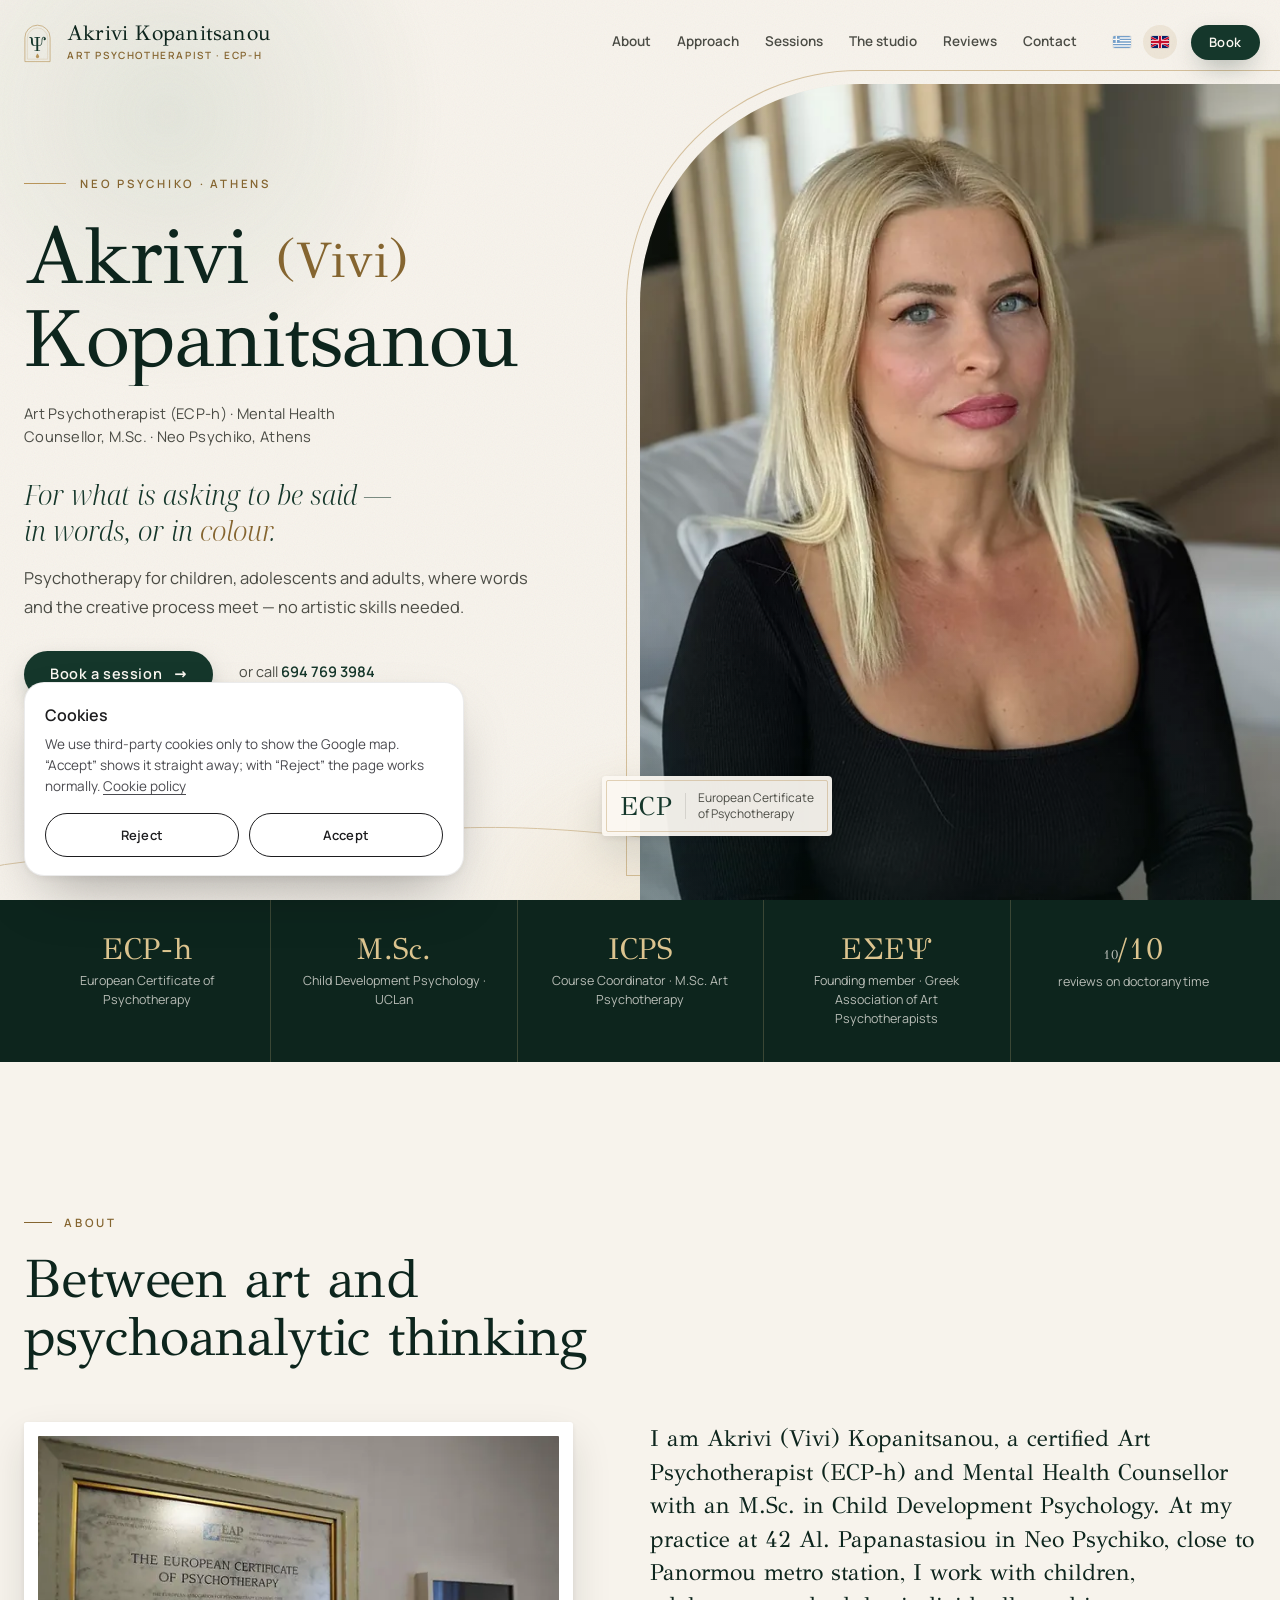
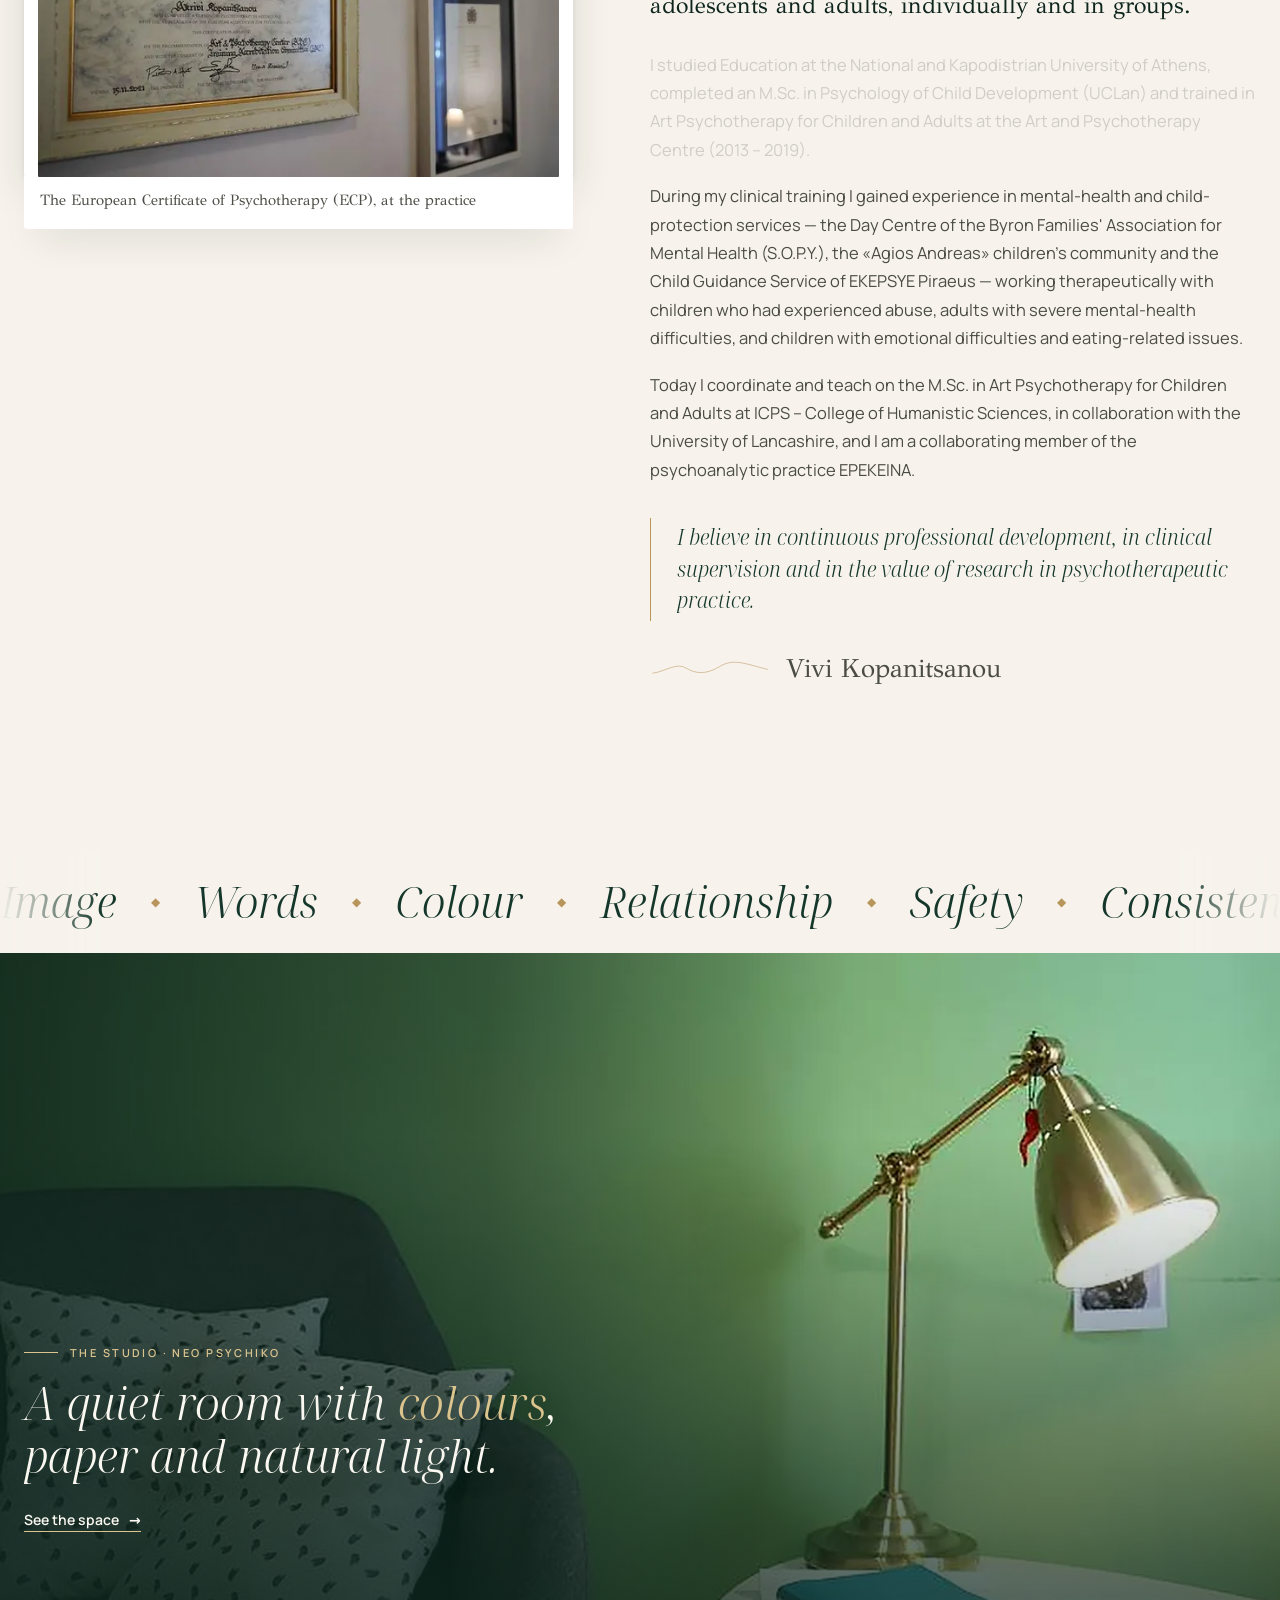
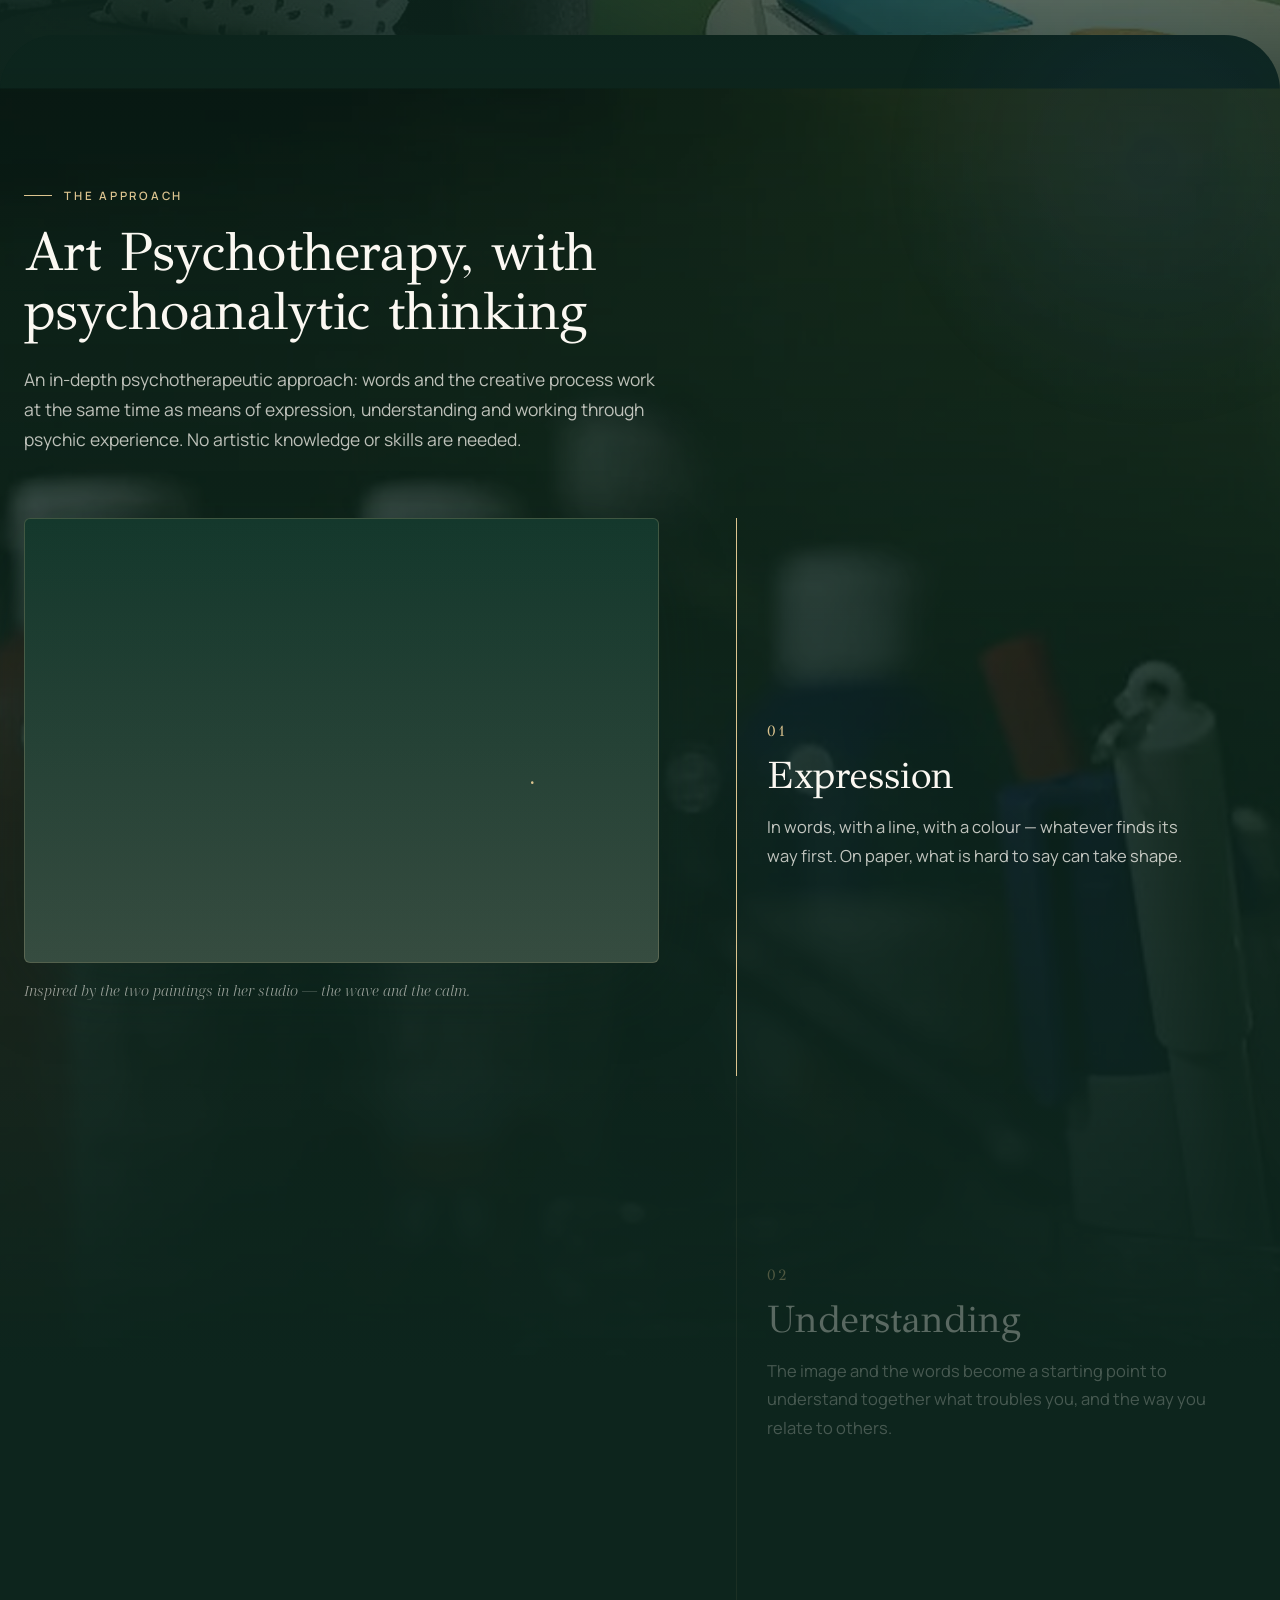
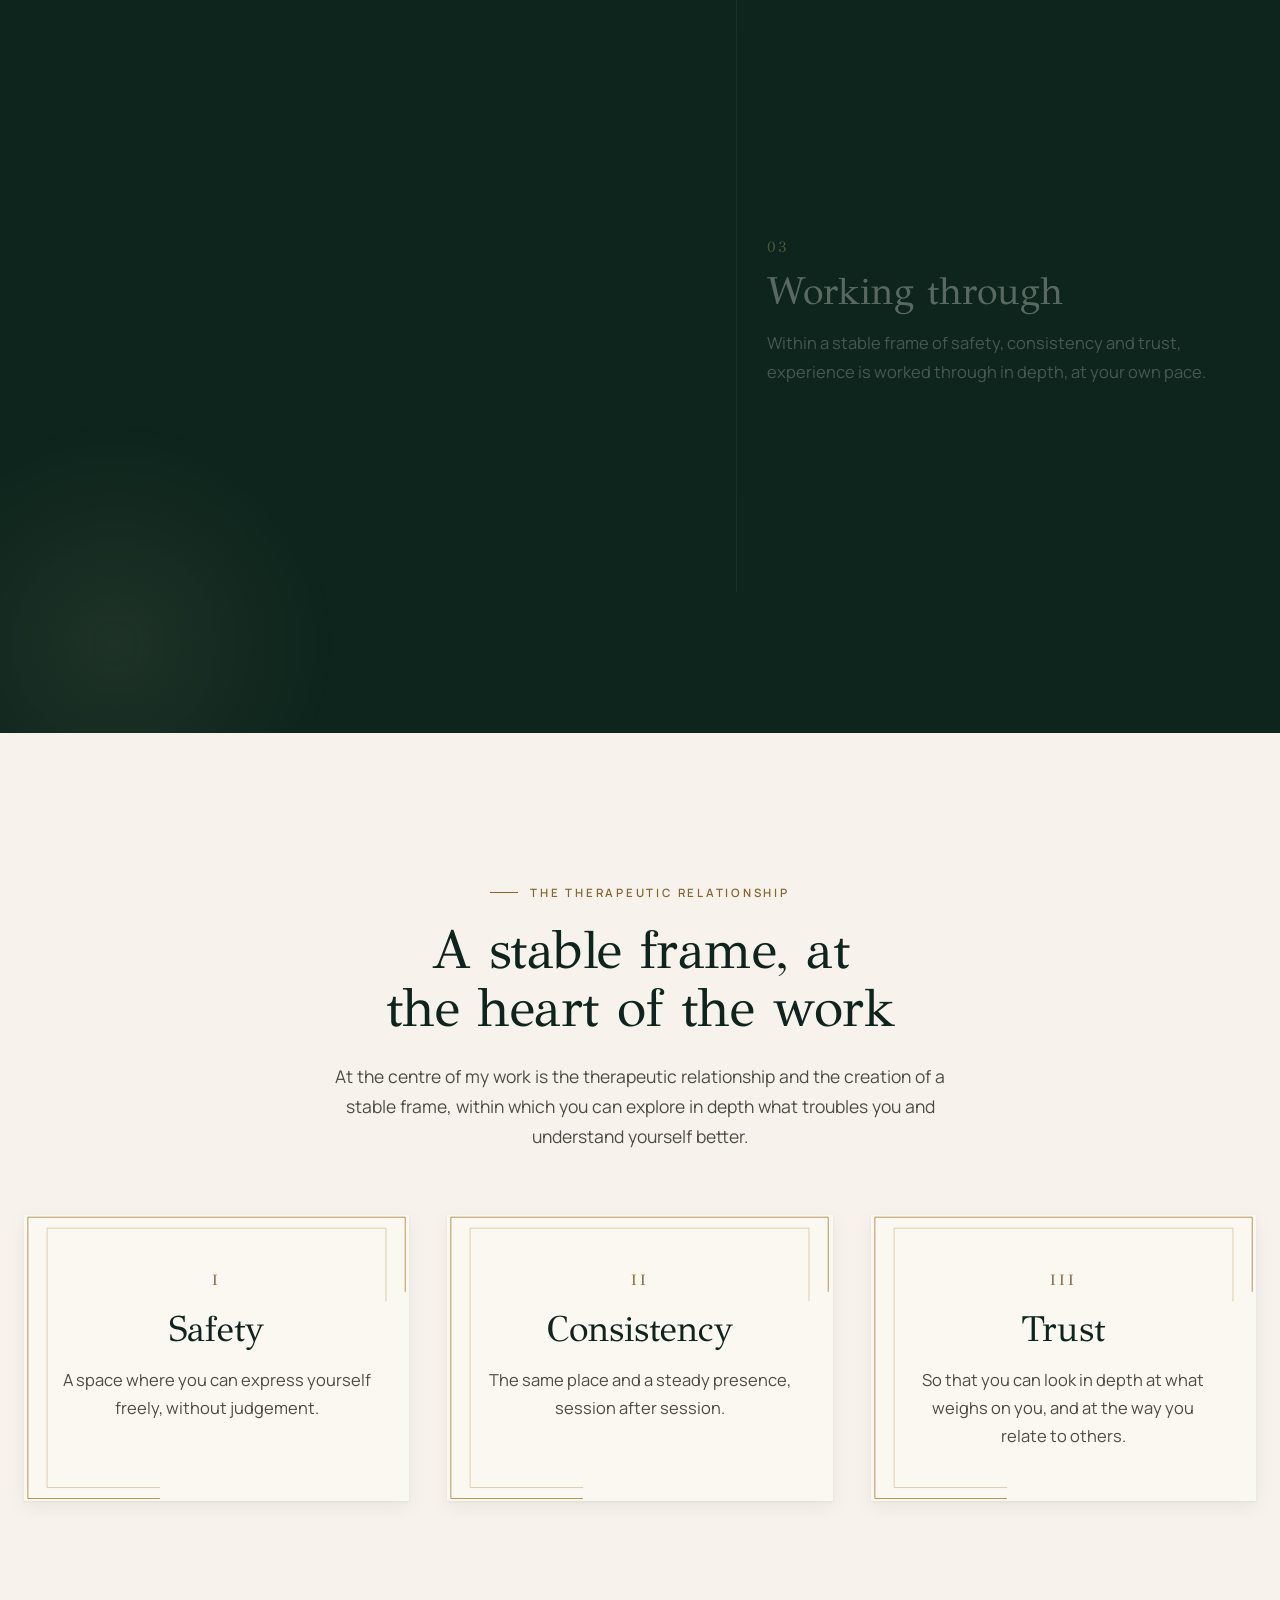
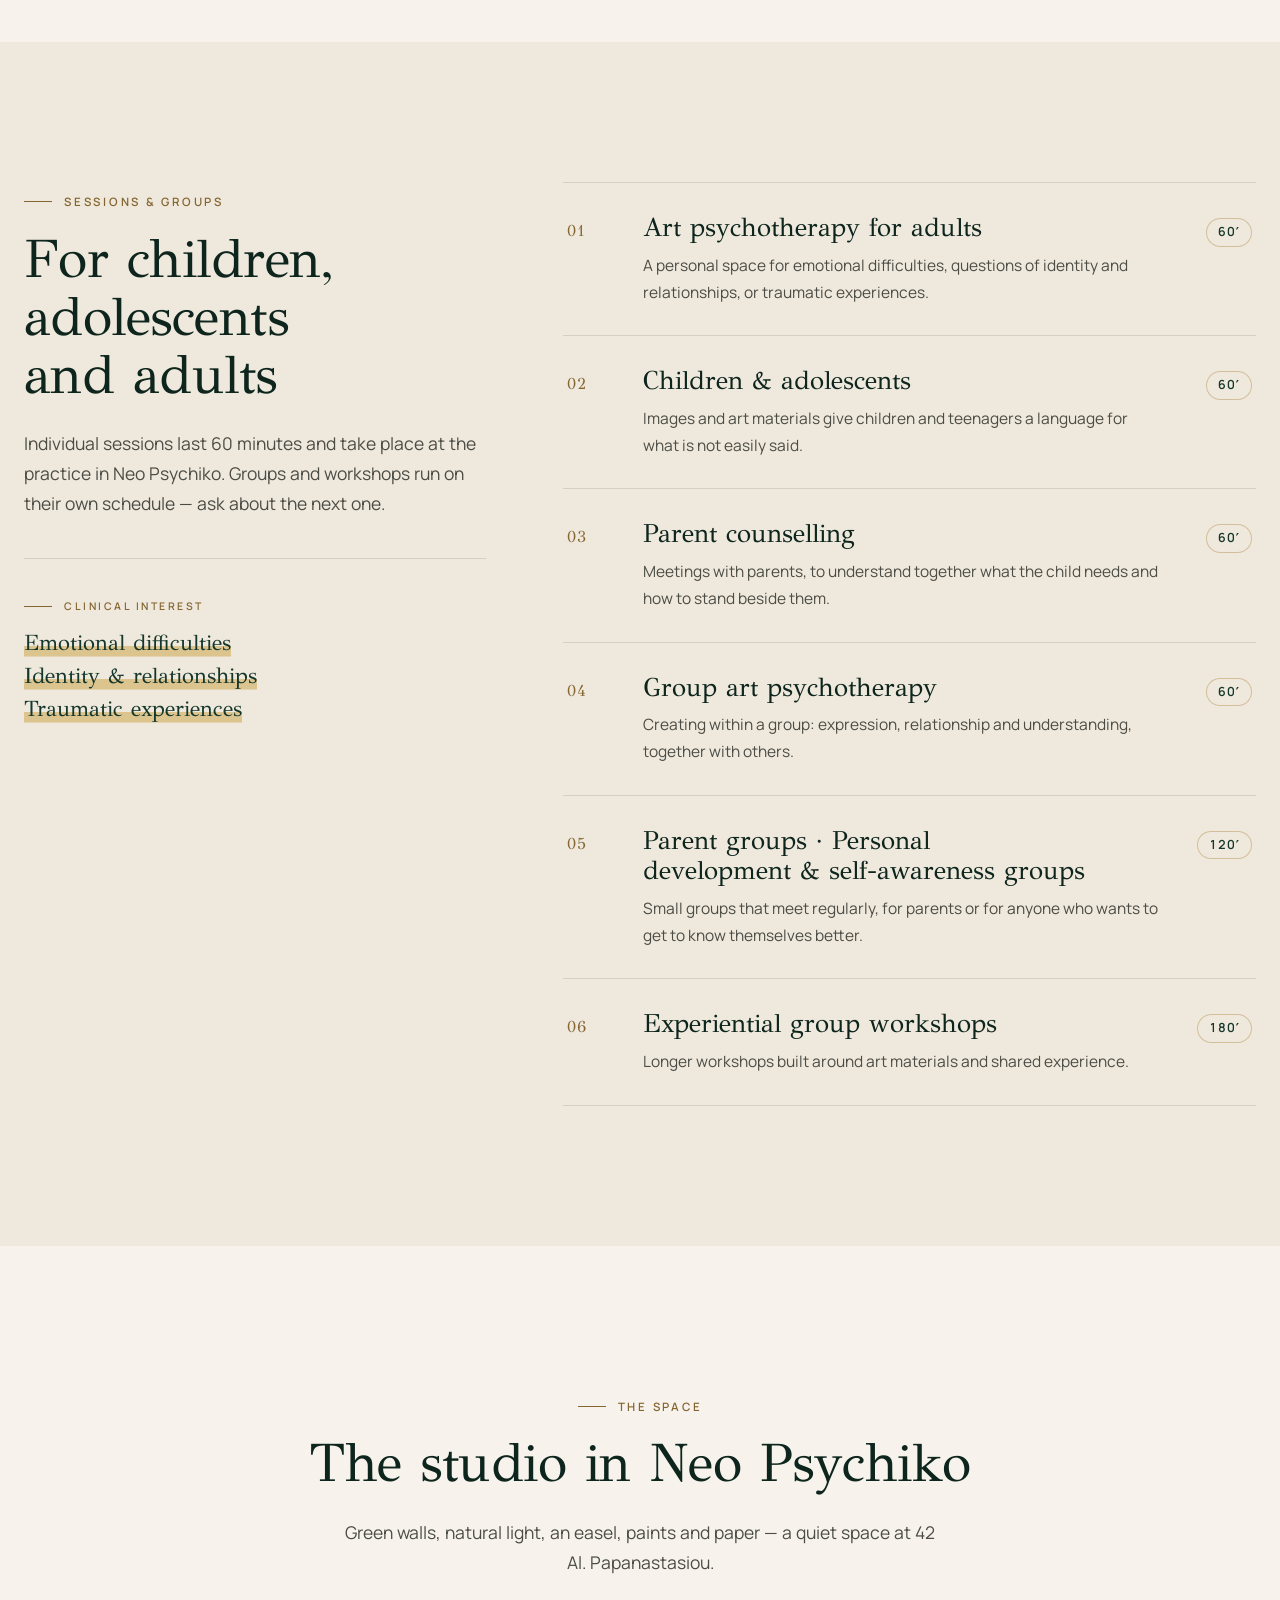
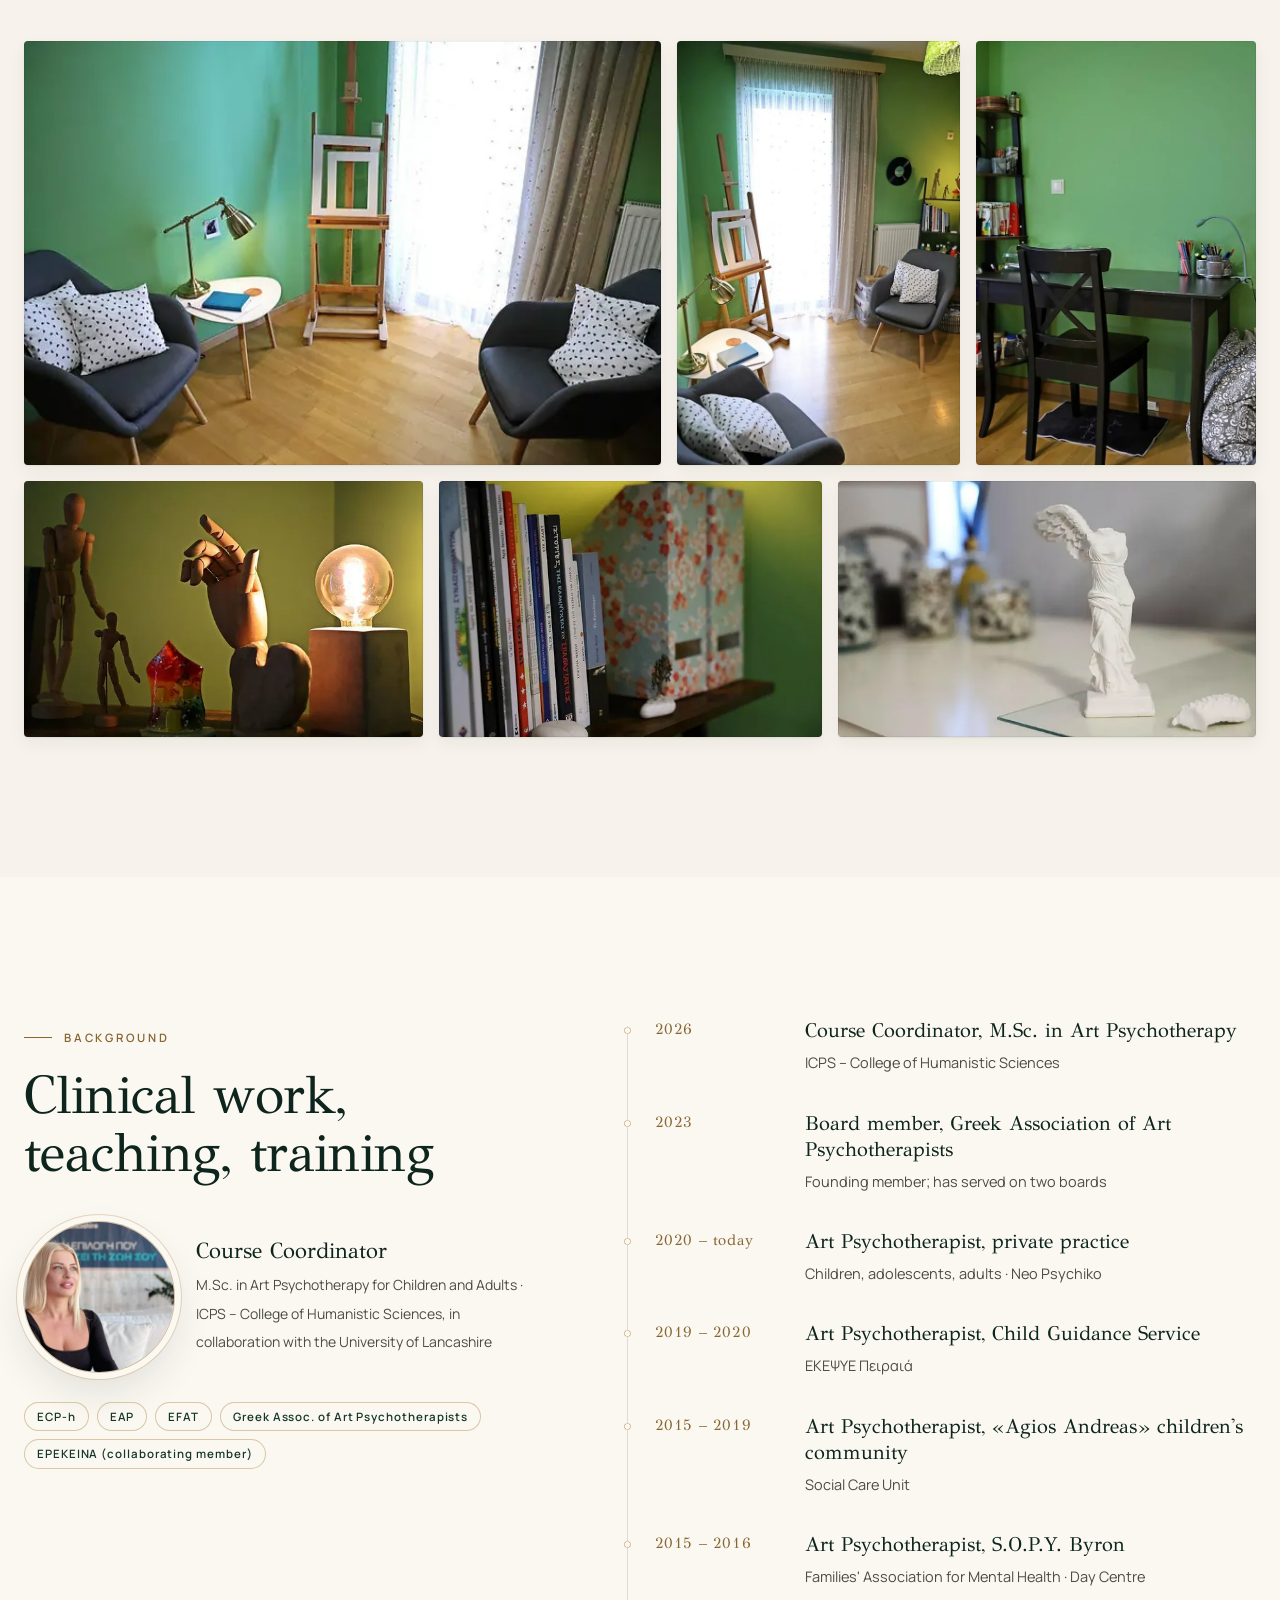
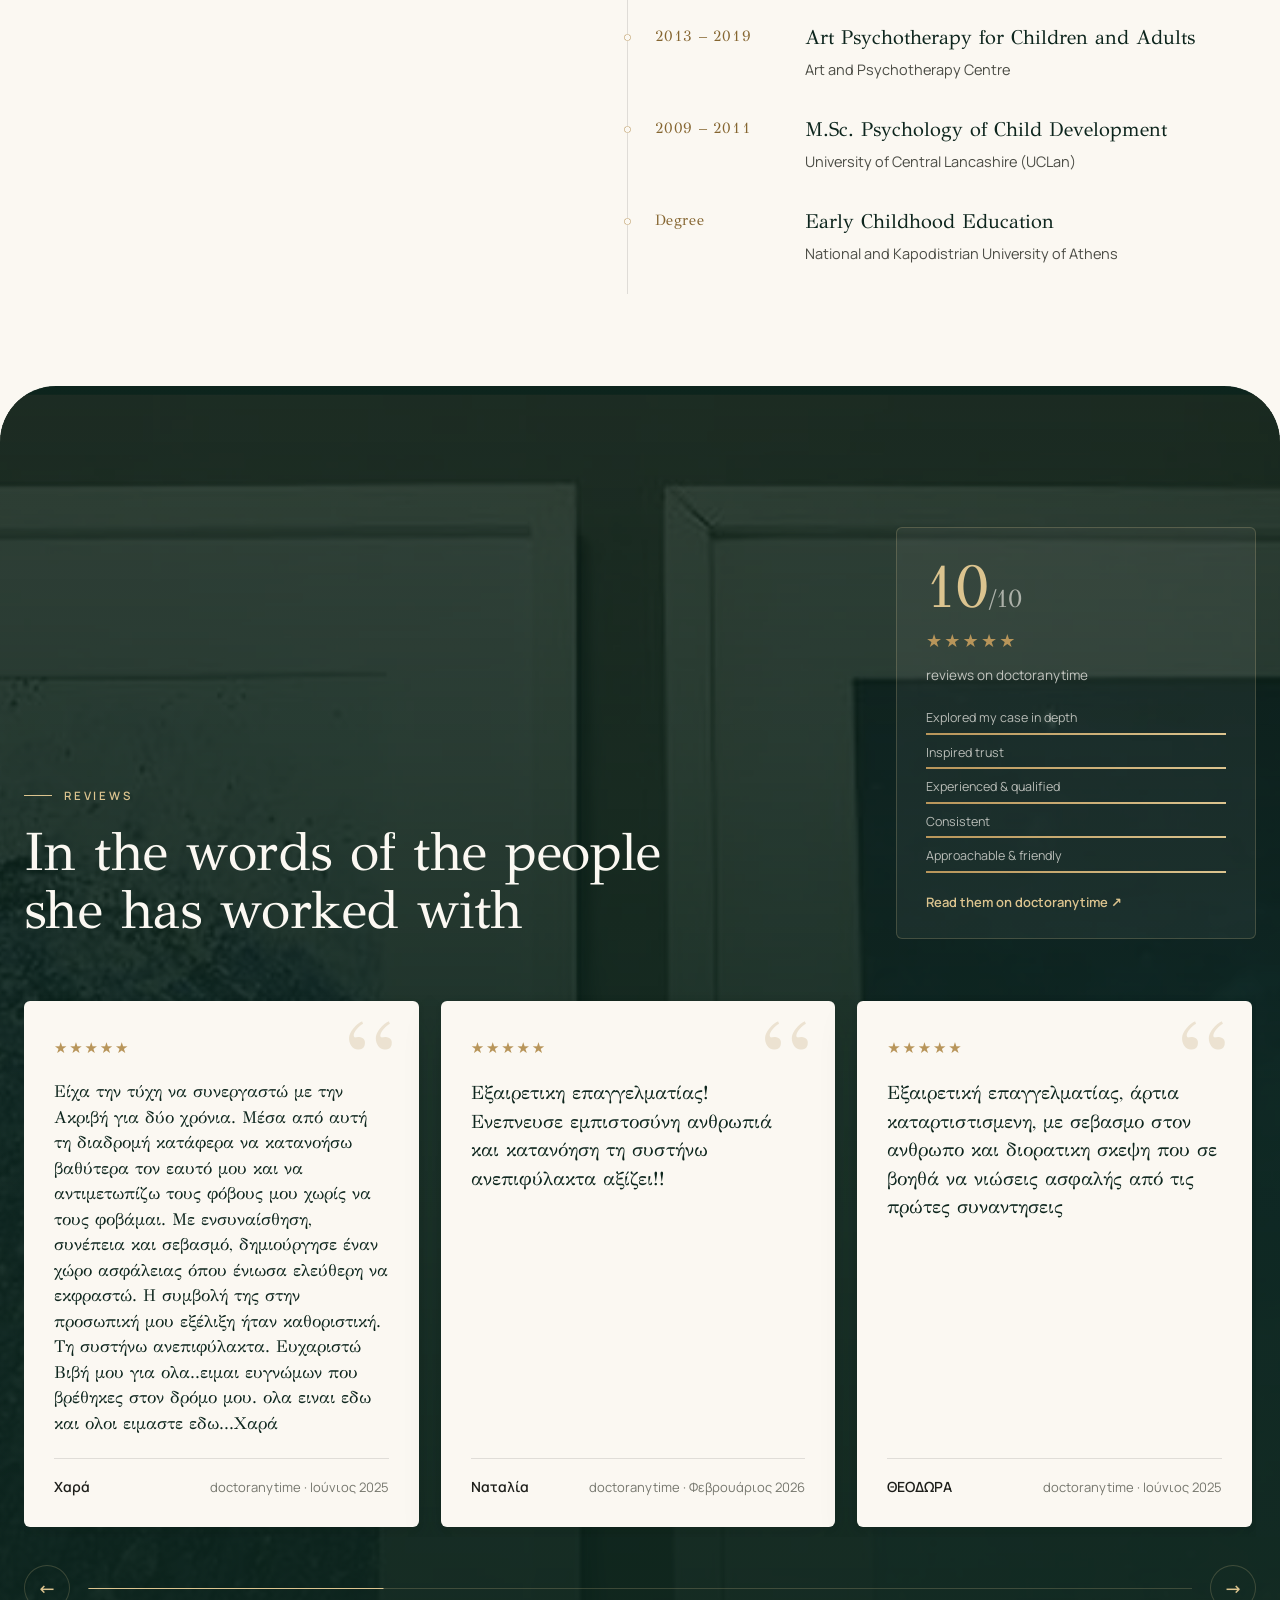
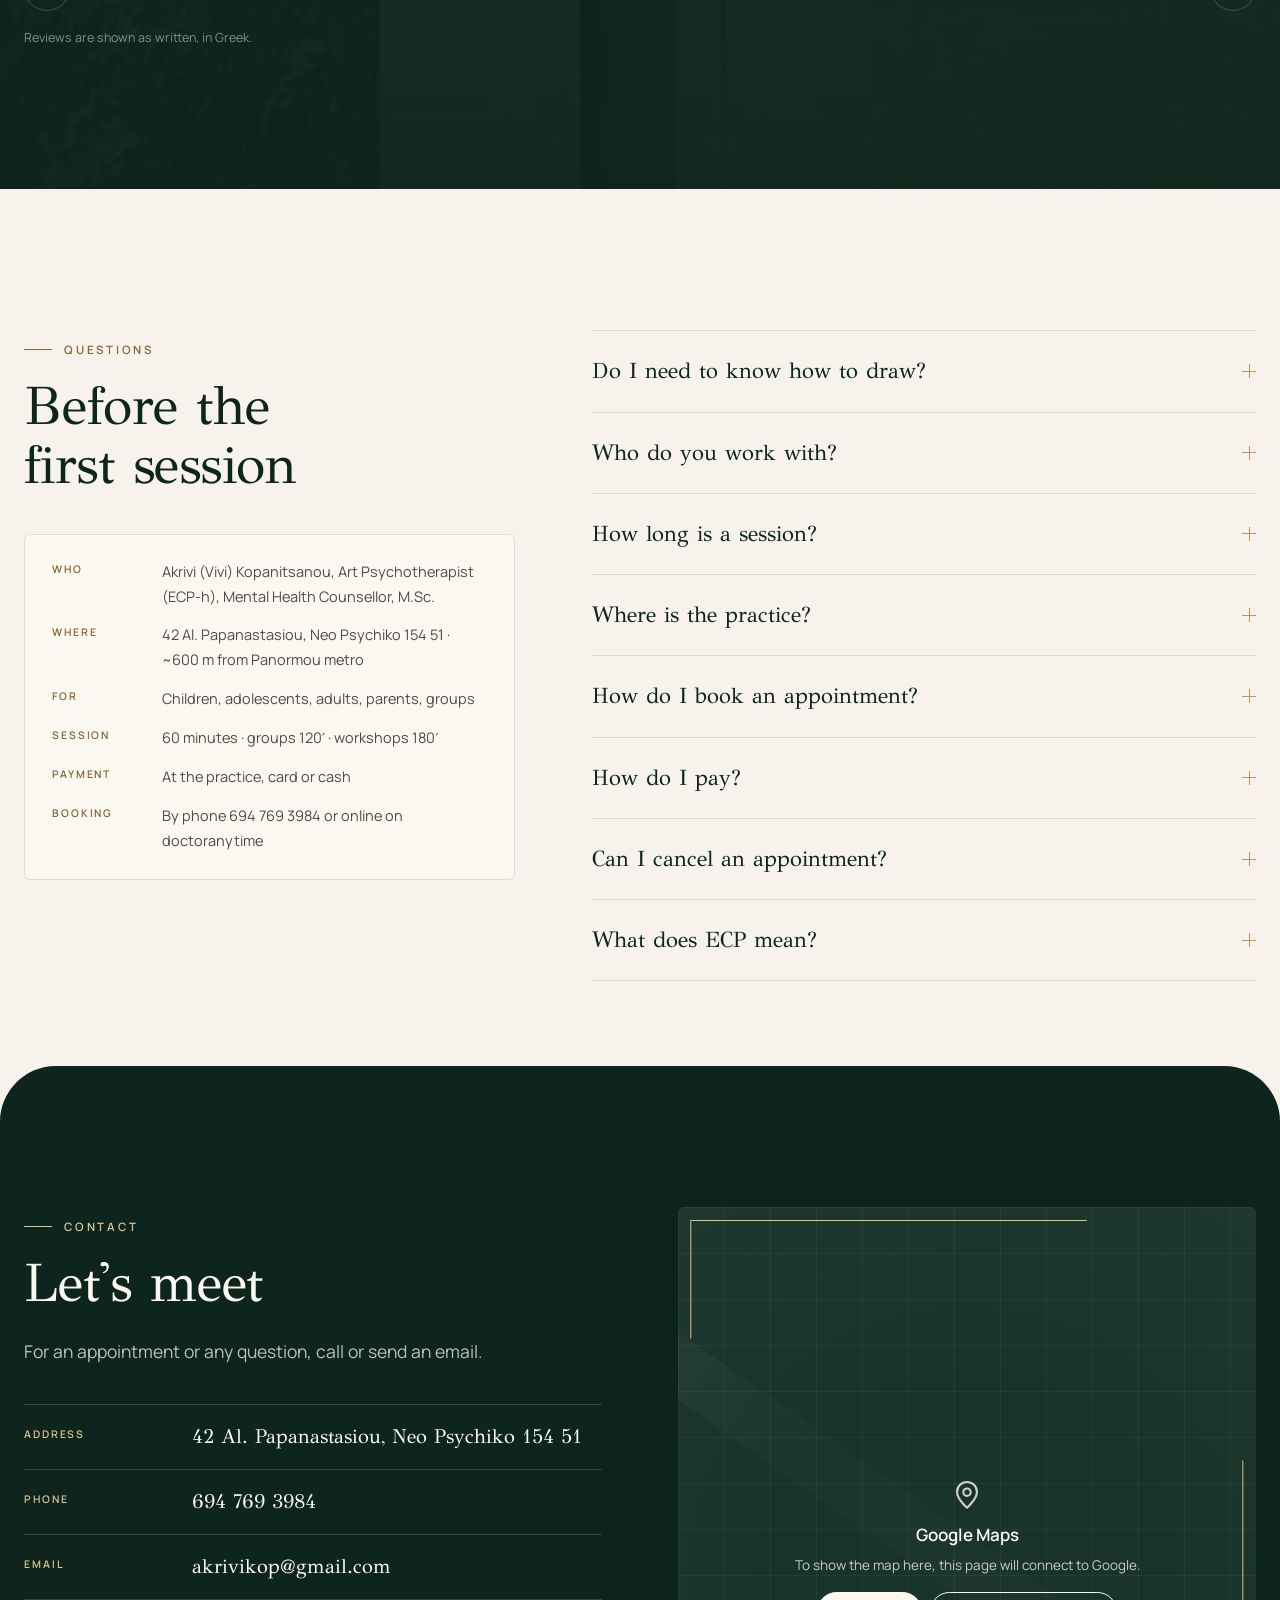
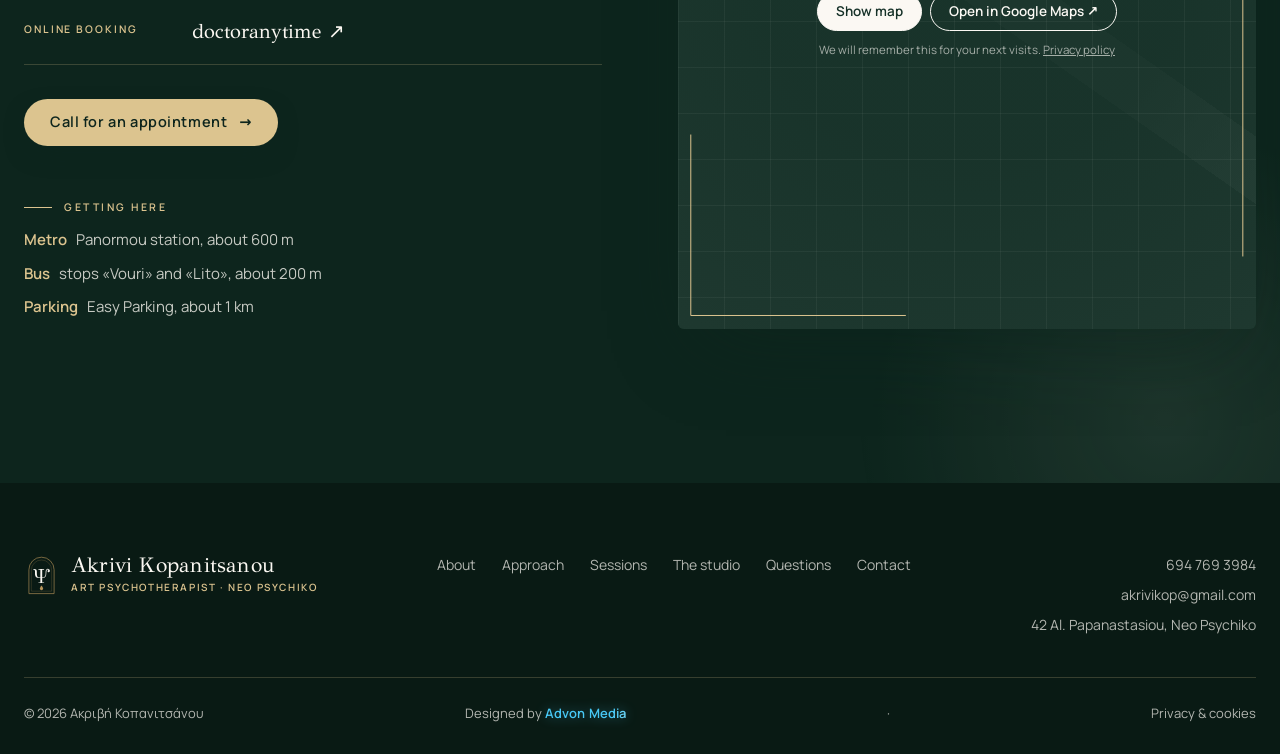
<file: en.html>
<!DOCTYPE html>
<!-- generated by .advon/seo_rank.py en from index.html — edit index.html, never this file -->
<html lang="en">
<head>
<meta charset="utf-8">
<meta name="viewport" content="width=device-width,initial-scale=1,viewport-fit=cover">
<title>Akrivi (Vivi) Kopanitsanou | Art Psychotherapist, Neo Psychiko Athens</title>
<!-- advon-icons · favicon.py · made from assets/img/akrivi-kopanitsanou-logo-icon.svg · vd1bc4d5e -->
<link rel="icon" href="favicon.ico?v=d1bc4d5e" sizes="32x32">
<link rel="icon" href="assets/icons/favicon.svg?v=d1bc4d5e" type="image/svg+xml">
<link rel="icon" href="assets/icons/favicon-96.png?v=d1bc4d5e" type="image/png" sizes="96x96">
<link rel="icon" href="assets/icons/favicon-48.png?v=d1bc4d5e" type="image/png" sizes="48x48">
<link rel="apple-touch-icon" href="assets/icons/apple-touch-icon.png?v=d1bc4d5e">
<link rel="manifest" href="site.webmanifest?v=d1bc4d5e">
<!-- /advon-icons -->
<meta name="description" content="Akrivi (Vivi) Kopanitsanou, certified Art Psychotherapist (ECP-h) and Mental Health Counsellor, M.Sc., in Neo Psychiko, Athens. Children, adolescents, adults and groups.">
<meta name="robots" content="index,follow,max-image-preview:large">
<!-- advon-en -->
<script>try{localStorage.setItem("kop-lang","en")}catch(e){}</script>
<!-- /advon-en -->
<meta name="msvalidate.01" content="B111344056B4F7484DEA53457F44A3C3">
<script id="advon-draft-guard">/* Advon: drafts stay out of Google; the real domain is untouched */(function(h){if(/(^|\.)(drafts\.advonmedia\.com|github\.io|netlify\.app)$/.test(h)){var m=document.createElement("meta");m.name="robots";m.content="noindex,nofollow";document.head.appendChild(m)}})(location.hostname)</script>
<meta name="theme-color" content="#F7F3EC">
<meta name="color-scheme" content="light only">
<meta property="og:type" content="website">
<meta property="og:locale" content="en_GB">
<meta property="og:locale:alternate" content="el_GR">
<meta property="og:title" content="Akrivi (Vivi) Kopanitsanou | Art Psychotherapist, Neo Psychiko Athens">
<meta property="og:description" content="Akrivi (Vivi) Kopanitsanou, certified Art Psychotherapist (ECP-h) and Mental Health Counsellor, M.Sc., in Neo Psychiko, Athens. Children, adolescents, adults and groups.">
<meta property="og:image" content="assets/img/og.jpg">
<meta property="og:image:width" content="1200"><meta property="og:image:height" content="630">
<meta property="og:image:alt" content="Ακριβή (Βιβή) Κοπανιτσάνου, Εικαστική Ψυχοθεραπεύτρια στο Νέο Ψυχικό">
<meta name="twitter:card" content="summary_large_image">
<meta name="twitter:title" content="Akrivi (Vivi) Kopanitsanou | Art Psychotherapist, Neo Psychiko Athens">
<meta name="twitter:description" content="Akrivi (Vivi) Kopanitsanou, certified Art Psychotherapist (ECP-h) and Mental Health Counsellor, M.Sc., in Neo Psychiko, Athens. Children, adolescents, adults and groups.">
<meta name="twitter:image" content="assets/img/og.jpg">
<link rel="image_src" href="assets/img/akrivi-kopanitsanou-eikastiki-psychotherapeftria-neo-psychiko-portreto-900.webp">
<link rel="preload" href="assets/fonts/gfs-didot-greek-400-normal.woff2" as="font" type="font/woff2" crossorigin>
<link rel="preload" as="image" href="assets/img/akrivi-kopanitsanou-eikastiki-psychotherapeftria-neo-psychiko-portreto-900.webp" imagesrcset="assets/img/akrivi-kopanitsanou-eikastiki-psychotherapeftria-neo-psychiko-portreto-640.webp 640w, assets/img/akrivi-kopanitsanou-eikastiki-psychotherapeftria-neo-psychiko-portreto-900.webp 900w" imagesizes="(max-width:900px) 92vw, 42vw">
<script>(function(h){h.classList.add('js');try{if(!sessionStorage.getItem('kop-intro')&&!matchMedia('(prefers-reduced-motion:reduce)').matches&&!document.hidden)h.classList.add('js-intro')}catch(e){}})(document.documentElement)</script>
<style id="advon-fonts">
@font-face{font-family:'GFS Didot';font-style:normal;font-weight:400;font-display:swap;src:url(assets/fonts/gfs-didot-greek-400-normal.woff2) format('woff2');unicode-range:U+0370-0377,U+037A-037F,U+0384-038A,U+038C,U+038E-03A1,U+03A3-03FF}
@font-face{font-family:'GFS Didot';font-style:normal;font-weight:400;font-display:swap;src:url(assets/fonts/gfs-didot-latin-400-normal.woff2) format('woff2');unicode-range:U+0000-00FF,U+0131,U+0152-0153,U+02BB-02BC,U+02C6,U+02DA,U+02DC,U+0304,U+0308,U+0329,U+2000-206F,U+20AC,U+2122,U+2191,U+2193,U+2212,U+2215,U+FEFF,U+FFFD}
@font-face{font-family:'Manrope';font-style:normal;font-weight:400;font-display:swap;src:url(assets/fonts/manrope-greek-400-normal.woff2) format('woff2');unicode-range:U+0370-0377,U+037A-037F,U+0384-038A,U+038C,U+038E-03A1,U+03A3-03FF}
@font-face{font-family:'Manrope';font-style:normal;font-weight:400;font-display:swap;src:url(assets/fonts/manrope-latin-400-normal.woff2) format('woff2');unicode-range:U+0000-00FF,U+0131,U+0152-0153,U+02BB-02BC,U+02C6,U+02DA,U+02DC,U+0304,U+0308,U+0329,U+2000-206F,U+20AC,U+2122,U+2191,U+2193,U+2212,U+2215,U+FEFF,U+FFFD}
@font-face{font-family:'Manrope';font-style:normal;font-weight:600;font-display:swap;src:url(assets/fonts/manrope-greek-600-normal.woff2) format('woff2');unicode-range:U+0370-0377,U+037A-037F,U+0384-038A,U+038C,U+038E-03A1,U+03A3-03FF}
@font-face{font-family:'Manrope';font-style:normal;font-weight:600;font-display:swap;src:url(assets/fonts/manrope-latin-600-normal.woff2) format('woff2');unicode-range:U+0000-00FF,U+0131,U+0152-0153,U+02BB-02BC,U+02C6,U+02DA,U+02DC,U+0304,U+0308,U+0329,U+2000-206F,U+20AC,U+2122,U+2191,U+2193,U+2212,U+2215,U+FEFF,U+FFFD}
@font-face{font-family:'Noto Serif Display';font-style:italic;font-weight:300;font-display:swap;src:url(assets/fonts/noto-serif-display-greek-300-italic.woff2) format('woff2');unicode-range:U+0370-0377,U+037A-037F,U+0384-038A,U+038C,U+038E-03A1,U+03A3-03FF}
@font-face{font-family:'Noto Serif Display';font-style:italic;font-weight:300;font-display:swap;src:url(assets/fonts/noto-serif-display-latin-300-italic.woff2) format('woff2');unicode-range:U+0000-00FF,U+0131,U+0152-0153,U+02BB-02BC,U+02C6,U+02DA,U+02DC,U+0304,U+0308,U+0329,U+2000-206F,U+20AC,U+2122,U+2191,U+2193,U+2212,U+2215,U+FEFF,U+FFFD}
</style>
<style>
:root{color-scheme:light only;--paper:#F7F3EC;--paper2:#EFE8DC;--ivory:#FBF8F2;--ink:#1D1E1A;--ink2:#4B4C45;--mute:#76776E;--em:#24503F;--em-d:#15372B;--em-dd:#0D251D;--sage:#A8BCA7;--gold:#B8955A;--gold-t:#856530;--gold-l:#DCC48F;--line:rgba(29,30,26,.12);--line-d:rgba(220,196,143,.22);--blue:#2C4F9E;
--fd:'GFS Didot',Didot,'Bodoni 72',Georgia,serif;--fi:'Noto Serif Display',Georgia,serif;--fb:Manrope,system-ui,-apple-system,'Segoe UI',sans-serif;
--sh-1:0 1px 2px rgba(20,30,24,.06),0 6px 18px rgba(20,30,24,.06);--sh-2:0 2px 6px rgba(20,30,24,.08),0 18px 40px rgba(20,30,24,.12);--sh-3:0 30px 80px -20px rgba(13,37,29,.45);
--ease:cubic-bezier(.22,.61,.36,1);--ease-o:cubic-bezier(.16,1,.3,1);--hdh:84px}
*,*::before,*::after{box-sizing:border-box}
html{scroll-behavior:smooth;-webkit-text-size-adjust:100%;scroll-padding-top:80px}
html,body{overflow-x:clip}
body{margin:0;background:var(--paper);color:var(--ink);font:400 16.5px/1.72 var(--fb);-webkit-font-smoothing:antialiased;-moz-osx-font-smoothing:grayscale;text-rendering:optimizeLegibility}
img{display:block;max-width:100%;height:auto}
a{color:inherit;text-decoration:none}
button{font:inherit;color:inherit;background:none;border:0;padding:0;cursor:pointer}
h1,h2,h3{font-weight:400;margin:0;text-wrap:balance}
p{margin:0 0 1.1em;text-wrap:pretty}
.skip{position:absolute;left:-9999px;top:8px;z-index:200;background:var(--em-d);color:#fff;padding:10px 16px;border-radius:8px}.skip:focus{left:12px}
:focus-visible{outline:2px solid var(--gold);outline-offset:3px;border-radius:4px}
::selection{background:var(--gold-l);color:var(--em-dd)}
.wrap{width:min(1240px,100% - 48px);margin:0 auto}
.sv-defs{position:absolute;width:0;height:0;overflow:hidden}

/* ===== buttons ===== */
.btn{position:relative;display:inline-flex;align-items:center;gap:12px;padding:16px 26px;border-radius:999px;background:var(--em-d);color:var(--ivory);font:600 14.5px/1 var(--fb);letter-spacing:.04em;overflow:hidden;isolation:isolate;box-shadow:0 10px 28px -10px rgba(13,37,29,.55);transition:transform .35s var(--ease-o),box-shadow .35s}
.btn::before{content:"";position:absolute;inset:0;z-index:-1;background:linear-gradient(110deg,transparent 30%,rgba(220,196,143,.45) 50%,transparent 70%);transform:translateX(-120%);transition:transform .9s var(--ease)}
.btn .arr{transition:transform .35s var(--ease-o)}
@media (hover:hover){.btn:hover{transform:translateY(-2px);box-shadow:0 16px 34px -12px rgba(13,37,29,.6)}.btn:hover::before{transform:translateX(120%)}.btn:hover .arr{transform:translateX(4px)}}
.btn:active{transform:scale(.97)}
.btn-sm{padding:11px 18px;font-size:13px}
.btn-l{background:var(--gold-l);color:var(--em-dd)}
.tlink{font-weight:600;font-size:14.5px;border-bottom:1px solid var(--gold);padding-bottom:2px;color:var(--em-d)}
.tlink span{font-weight:400;color:var(--ink2)}
.st{color:var(--gold);letter-spacing:.12em}

/* ===== intro: the gilded frame opens ===== */
.intro{position:fixed;inset:0;z-index:120;display:none;place-items:center;background:var(--ivory)}
.js-intro .intro{display:grid}
.in-frame{position:relative;width:min(240px,52vw);aspect-ratio:240/300;display:grid;place-items:center;transition:transform 1s cubic-bezier(.7,0,.2,1),opacity .8s ease}
.in-svg{position:absolute;inset:0;width:100%;height:100%;overflow:visible}
.in-svg rect{fill:none;stroke:var(--gold);stroke-dasharray:1;stroke-dashoffset:1;animation:draw 1s var(--ease) forwards}
.in-r1{stroke-width:1.4;vector-effect:non-scaling-stroke}.in-r2{stroke-width:.8;vector-effect:non-scaling-stroke;animation-delay:.18s!important}
.in-mk{width:38%;opacity:0;transform:translateY(10px);animation:inMk .7s var(--ease-o) .55s forwards}
.in-nm{position:absolute;bottom:-46px;left:-60px;right:-60px;text-align:center;white-space:nowrap;transform:translateY(8px);font:400 18px/1 var(--fd);letter-spacing:.06em;color:var(--em-d);opacity:0;animation:inMk .7s var(--ease-o) .75s forwards}
.intro.go{background:transparent;transition:background .9s ease .25s}
.intro.go .in-frame{transform:scale(7);opacity:0}
.intro.go .in-nm{opacity:0!important;animation:none}
@keyframes draw{to{stroke-dashoffset:0}}
@keyframes inMk{to{opacity:1;transform:none}}

/* ===== header ===== */
.prog{position:fixed;left:0;top:0;height:2px;width:100%;z-index:90;background:linear-gradient(90deg,var(--gold),var(--gold-l));transform-origin:0 50%;transform:scaleX(0)}
.hd{position:fixed;inset:0 0 auto;z-index:80;transition:background .4s,box-shadow .4s,backdrop-filter .4s}
.hd-in{width:min(1360px,100% - 40px);margin:0 auto;height:var(--hdh);display:flex;align-items:center;gap:28px}
.hd.solid{background:rgba(251,248,242,.92);box-shadow:0 1px 0 var(--line)}
.hd.solid::before{content:"";position:absolute;inset:0;z-index:-1;backdrop-filter:blur(12px);-webkit-backdrop-filter:blur(12px)}
.brand{display:flex;align-items:center;gap:12px;min-width:0}
.brand-mk{width:35px;height:42px;flex:none;transition:transform 1s var(--ease-o)}
.hd.solid .brand-mk{transform:rotateY(360deg)}
.brand-t{display:flex;flex-direction:column;line-height:1.1;min-width:0}
.brand-n{font:400 21px/1.05 var(--fd);letter-spacing:.01em;color:var(--em-dd);white-space:nowrap}
.brand-r{font:600 10px/1.4 var(--fb);letter-spacing:.16em;text-transform:uppercase;color:var(--gold-t);margin-top:4px;white-space:nowrap}
.nav{display:flex;gap:26px;margin-left:auto}
.nav a{position:relative;font:600 13.5px/1 var(--fb);color:var(--ink2);padding:8px 0;transition:color .25s}
.nav a::after{content:"";position:absolute;left:0;right:0;bottom:2px;height:1px;background:var(--gold);transform:scaleX(0);transform-origin:right;transition:transform .45s var(--ease-o)}
@media (hover:hover){.nav a:hover{color:var(--em-dd)}.nav a:hover::after{transform:scaleX(1);transform-origin:left}}
.hd-r{display:flex;align-items:center;gap:14px}
.lang{display:flex;gap:4px}
.fl{display:grid;place-items:center;width:34px;height:34px;border-radius:50%;opacity:.55;transition:opacity .25s,background .25s}
.fl.on,.fl:hover{opacity:1}.fl.on{background:rgba(184,149,90,.14)}
.flg{display:block;width:18px;height:12px;overflow:hidden;line-height:0;border-radius:2px;box-shadow:0 0 0 1px rgba(0,0,0,.08)}
.flg svg{display:block;width:100%;height:100%}
.burger{display:none;width:44px;height:44px;position:relative}
.burger span{position:absolute;left:11px;right:11px;height:1.5px;background:var(--em-dd);transition:transform .3s}
.burger span:first-child{top:17px}.burger span:last-child{top:25px}
.mnav{position:fixed;inset:0;z-index:110;background:var(--em-dd);color:var(--ivory);display:flex;flex-direction:column;justify-content:center;padding:90px 32px 40px;gap:28px;opacity:0;transition:opacity .35s}
.mnav[hidden]{display:none}.mnav.open{opacity:1}
.mnav-in{display:flex;flex-direction:column;gap:6px}
.mnav-in a{font:400 32px/1.25 var(--fd);opacity:0;transform:translateY(12px);transition:opacity .45s var(--ease-o),transform .45s var(--ease-o)}
.mnav.open .mnav-in a{opacity:1;transform:none}
.mnav.open .mnav-in a:nth-child(2){transition-delay:.04s}.mnav.open .mnav-in a:nth-child(3){transition-delay:.08s}.mnav.open .mnav-in a:nth-child(4){transition-delay:.12s}.mnav.open .mnav-in a:nth-child(5){transition-delay:.16s}.mnav.open .mnav-in a:nth-child(6){transition-delay:.2s}.mnav.open .mnav-in a:nth-child(7){transition-delay:.24s}.mnav.open .mnav-in a:nth-child(8){transition-delay:.28s}
.mnav .btn{align-self:flex-start;background:var(--gold-l);color:var(--em-dd)}
.mnav-x{position:absolute;top:18px;right:18px;width:48px;height:48px;border-radius:50%;border:1px solid var(--line-d)}
.mnav-x span{position:absolute;left:13px;right:13px;top:23px;height:1.5px;background:var(--ivory)}
.mnav-x span:first-child{transform:rotate(45deg)}.mnav-x span:last-child{transform:rotate(-45deg)}

/* ===== hero ===== */
.hero{position:relative;min-height:100vh;min-height:100svh;display:flex;align-items:center;padding:calc(var(--hdh) + 30px) 0 70px;overflow:hidden;background:var(--paper)}
.hero-bg{position:absolute;inset:0;pointer-events:none}
.wash{position:absolute;border-radius:50%;opacity:.55;will-change:transform}
.w1{width:62vw;height:62vw;left:-18vw;top:-22vw;background:radial-gradient(closest-side,rgba(168,188,167,.42),transparent 70%);animation:drift1 28s ease-in-out infinite alternate}
.w2{width:46vw;height:46vw;left:28vw;bottom:-26vw;background:radial-gradient(closest-side,rgba(220,196,143,.42),transparent 70%);animation:drift2 32s ease-in-out infinite alternate}
.w3{width:30vw;height:30vw;right:4vw;top:6vw;background:radial-gradient(closest-side,rgba(36,80,63,.14),transparent 70%);animation:drift1 24s ease-in-out infinite alternate-reverse}
@keyframes drift1{to{transform:translate3d(6vw,4vw,0) scale(1.08)}}
@keyframes drift2{to{transform:translate3d(-5vw,-3vw,0) scale(1.1)}}
.hero-line{position:absolute;left:0;bottom:-2%;width:58%;height:22%;overflow:visible}
.hero-line path{fill:none;stroke:var(--gold);stroke-width:1;opacity:.5;vector-effect:non-scaling-stroke;stroke-dasharray:1;stroke-dashoffset:1}
.ready .hero-line path{animation:draw 2.6s var(--ease) .9s forwards}
.hero::after{content:"";position:absolute;inset:0;pointer-events:none;opacity:.06;background-image:url("data:image/svg+xml,%3Csvg xmlns='http://www.w3.org/2000/svg' width='160' height='160'%3E%3Cfilter id='n'%3E%3CfeTurbulence type='fractalNoise' baseFrequency='.9' numOctaves='2' stitchTiles='stitch'/%3E%3C/filter%3E%3Crect width='100%25' height='100%25' filter='url(%23n)'/%3E%3C/svg%3E")}
.hero-in{position:relative;z-index:1;width:min(1300px,100% - 48px);margin:0 auto;display:grid;grid-template-columns:minmax(0,1.08fr) minmax(0,.92fr);gap:clamp(36px,6vw,96px);align-items:center}
.eyebrow{display:inline-flex;align-items:center;gap:14px;font:600 11.5px/1 var(--fb);letter-spacing:.24em;text-transform:uppercase;color:var(--gold-t);margin-bottom:26px}
.eyebrow::before{content:"";width:42px;height:1px;background:var(--gold)}
.h1{display:block}
.h1-n{display:block;font:400 clamp(46px,6.3vw,98px)/1.02 var(--fd);letter-spacing:-.012em;color:var(--em-dd)}
.h1-n em{font-style:normal;color:var(--gold-t);font-size:.62em;letter-spacing:.02em;vertical-align:.12em}
.wm{display:inline-block;overflow:hidden;padding-bottom:.08em;margin-bottom:-.08em;vertical-align:bottom}
.wi{display:inline-block;transform:translateY(108%);transition:transform 1.1s var(--ease-o)}
.ready .wi{transform:none}
.wm:nth-child(2) .wi{transition-delay:.1s}.h1-n .wm:nth-of-type(3) .wi{transition-delay:.2s}
.h1-r{display:block;margin-top:22px;font:400 clamp(14px,1.15vw,16.5px)/1.55 var(--fb);letter-spacing:.02em;color:var(--ink2);max-width:520px}
.hero-d{font:300 italic clamp(22px,2.1vw,31px)/1.32 var(--fi);color:var(--em-d);margin:30px 0 16px;max-width:560px}
.hero-d i{color:var(--gold-t)}
.hero-p{max-width:520px;color:var(--ink2);margin-bottom:30px}
.hero-cta{display:flex;align-items:center;flex-wrap:wrap;gap:16px 26px}
.hero-rate{display:inline-flex;align-items:center;gap:10px;margin-top:30px;padding:10px 16px 10px 14px;border-radius:999px;background:rgba(251,248,242,.7);box-shadow:inset 0 0 0 1px var(--line);font-size:13px;color:var(--ink2)}
.hero-rate b{color:var(--em-dd);font-weight:600}
.h-up{opacity:0;transform:translateY(16px);transition:opacity .9s var(--ease-o),transform .9s var(--ease-o);transition-delay:var(--d,0s)}
.ready .h-up{opacity:1;transform:none}
.hero-ph{position:relative;margin:0;justify-self:end;width:min(100%,520px)}
.hp-img{display:block;position:relative;width:100%;aspect-ratio:900/1134;border-radius:260px 260px 6px 6px;overflow:hidden;box-shadow:var(--sh-3);isolation:isolate;background:var(--paper2)}
.hp-img img{width:100%;height:100%;object-fit:cover;transform:scale(1.08);opacity:0;transition:transform 2.2s var(--ease-o),opacity 1.2s ease}
.ready .hp-img img{opacity:1;transform:scale(1);animation:kb 26s ease-in-out 2.4s infinite alternate}
@keyframes kb{to{transform:scale(1.05) translate3d(-1%,-1%,0)}}
.hp-img::after{content:"";position:absolute;inset:0;background:linear-gradient(180deg,transparent 60%,rgba(13,37,29,.18));pointer-events:none}
.hp-frame{position:absolute;inset:-16px -16px 18px 18px;border-radius:276px 276px 8px 8px;pointer-events:none;z-index:-1}
.hp-frame{border:1px solid rgba(184,149,90,.55);opacity:0;transform:translate(-10px,10px);transition:opacity 1.2s ease .5s,transform 1.4s var(--ease-o) .5s}
.hp-frame svg{display:none}
.ready .hp-frame{opacity:1;transform:none}
.hp-plaque{position:absolute;left:-34px;bottom:46px;display:flex;align-items:center;gap:12px;padding:14px 18px;background:rgba(251,248,242,.94);border-radius:4px;box-shadow:var(--sh-2);font:400 12px/1.35 var(--fb);color:var(--ink2);opacity:0;transform:translateY(14px);transition:opacity .9s var(--ease-o) 1.2s,transform .9s var(--ease-o) 1.2s}
.hp-plaque::before{content:"";position:absolute;inset:4px;border:1px solid rgba(184,149,90,.4);border-radius:2px;pointer-events:none}
.pq-k{font:400 26px/1 var(--fd);color:var(--em-d);letter-spacing:.04em;padding-right:12px;border-right:1px solid var(--line)}
.ready .hp-plaque{opacity:1;transform:none}
.cue{position:absolute;left:50%;bottom:24px;width:24px;height:40px;margin-left:-12px;border-radius:12px;box-shadow:inset 0 0 0 1px rgba(29,30,26,.25);z-index:2;transition:opacity .4s}
.cue span{position:absolute;left:50%;top:9px;width:2px;height:7px;margin-left:-1px;border-radius:2px;background:var(--gold);animation:cue 2s ease-in-out infinite}
@keyframes cue{50%{transform:translateY(10px);opacity:.3}}
.scrolled .cue{opacity:0}

/* ===== proof ===== */
.proof{position:relative;z-index:2;background:var(--em-dd);color:var(--ivory)}
.pf{list-style:none;margin:0 auto;padding:0;width:min(1300px,100% - 48px);display:grid;grid-template-columns:repeat(5,1fr)}
.pf-i{padding:34px 22px;text-align:center;border-left:1px solid var(--line-d);display:flex;flex-direction:column;gap:8px;align-items:center;opacity:0;transform:translateY(18px);transition:opacity .7s var(--ease-o),transform .7s var(--ease-o)}
.pf-i:first-child{border-left:0}
.pf-i b{font:400 30px/1 var(--fd);color:var(--gold-l);letter-spacing:.02em;font-variant-numeric:tabular-nums}
.pf-i span{font-size:12.5px;line-height:1.5;color:rgba(251,248,242,.72);max-width:200px}
.proof.in .pf-i{opacity:1;transform:none}
.proof.in .pf-i:nth-child(2){transition-delay:.07s}.proof.in .pf-i:nth-child(3){transition-delay:.14s}.proof.in .pf-i:nth-child(4){transition-delay:.21s}.proof.in .pf-i:nth-child(5){transition-delay:.28s}

/* ===== sections ===== */
.sec{position:relative;padding:clamp(96px,11vw,150px) 0}
.kick{display:inline-flex;align-items:center;gap:12px;font:600 11.5px/1 var(--fb);letter-spacing:.24em;text-transform:uppercase;color:var(--gold-t);margin-bottom:22px}
.kick::before{content:"";width:28px;height:1px;background:currentColor;transform:scaleX(0);transform-origin:left;transition:transform .9s var(--ease-o) .1s}
.kick.in::before{transform:none}
.kick.sm{font-size:10.5px;margin-bottom:14px}
.h2{font:400 clamp(34px,4.2vw,62px)/1.08 var(--fd);letter-spacing:-.01em;color:var(--em-dd)}
.sec-head{max-width:760px;margin-bottom:64px}
.sec-head.c{margin-left:auto;margin-right:auto;text-align:center}
.sec-head.c .kick{justify-content:center}
.sec-lead{margin-top:24px;font-size:17.5px;color:var(--ink2);max-width:640px}
.sec-head.c .sec-lead{margin-left:auto;margin-right:auto}
.dark{background:var(--em-dd);color:var(--ivory);border-radius:56px 56px 0 0;margin-top:-56px;z-index:1;overflow:clip}
.dark .h2{color:var(--ivory)}.dark .kick{color:var(--gold-l)}.dark .sec-lead{color:rgba(251,248,242,.74)}
.amb{position:absolute;inset:0;pointer-events:none;z-index:0}
.dark>.wrap{position:relative;z-index:1}
.w4{width:60vw;height:60vw;right:-20vw;top:-20vw;background:radial-gradient(closest-side,rgba(44,79,158,.22),transparent 70%);animation:drift2 30s ease-in-out infinite alternate}
.w5{width:50vw;height:50vw;left:-16vw;bottom:-18vw;background:radial-gradient(closest-side,rgba(220,196,143,.16),transparent 70%);animation:drift1 34s ease-in-out infinite alternate}
.w6{width:70vw;height:70vw;right:-26vw;bottom:-30vw;background:radial-gradient(closest-side,rgba(168,188,167,.2),transparent 70%);animation:drift1 30s ease-in-out infinite alternate}
.off .wash{animation-play-state:paused}

/* letter / word heading moves */
.lc-w{display:inline-block;white-space:nowrap}
.lc-c{display:inline-block;opacity:0;transform:translateX(.6em);transition:opacity .7s ease,transform 1s cubic-bezier(.34,1.4,.64,1);transition-delay:calc(var(--i)*18ms)}
.lc.in .lc-c{opacity:1;transform:none}
.lc-m{display:inline-block;overflow:hidden;vertical-align:bottom;padding-bottom:.1em;margin-bottom:-.1em}
.lc-mi{display:inline-block;transform:translateY(105%);transition:transform 1s var(--ease-o);transition-delay:calc(var(--i)*60ms)}
.lc.in .lc-mi{transform:none}
.lc-l{opacity:.14;transition:opacity .8s ease;transition-delay:calc(var(--i)*90ms)}
.lc.in .lc-l{opacity:1}

/* ===== about ===== */
.about-in{display:grid;grid-template-columns:minmax(0,.95fr) minmax(0,1.05fr);grid-template-areas:"h h" "p t";gap:56px clamp(40px,6vw,96px);align-items:start}
.about-head{grid-area:h;max-width:820px}
.about-ph{grid-area:p;margin:0;position:sticky;top:120px;transform:rotate(-2.4deg) translateY(30px);opacity:0;transition:transform 1.3s var(--ease-o),opacity 1s ease}
.about-ph.in{transform:none;opacity:1}
.about-ph button{display:block;width:100%;padding:14px 14px 0;background:#fff;box-shadow:var(--sh-2);border-radius:3px}
.about-ph img{width:100%;border-radius:1px}
.about-ph figcaption{background:#fff;padding:14px 16px 18px;margin-top:-1px;font:400 15px/1.4 var(--fd);color:var(--ink2);box-shadow:0 18px 40px -16px rgba(20,30,24,.18);border-radius:0 0 3px 3px}
.about-txt{grid-area:t}
.ink{opacity:.22;transition:opacity .9s ease}
.ink.in{opacity:1}
.about-txt .lead{font:400 clamp(21px,1.8vw,26px)/1.45 var(--fd);color:var(--em-dd);margin-bottom:1.2em}
.about-txt p{color:var(--ink2)}
.about-q{margin:34px 0 0;padding:4px 0 4px 26px;border-left:1px solid var(--gold);font:300 italic 21px/1.5 var(--fi);color:var(--em-d)}
.sig{display:flex;align-items:center;gap:16px;margin-top:34px;font:400 26px/1 var(--fd);color:var(--em-d)}
.sig svg{width:120px;height:24px;overflow:visible}
.sig path{fill:none;stroke:var(--gold);stroke-width:1.4;stroke-dasharray:1;stroke-dashoffset:1;transition:stroke-dashoffset 1.8s var(--ease)}
.sig.in path{stroke-dashoffset:0}

/* ===== ticker ===== */
.tick{position:relative;z-index:2;overflow:hidden;padding:30px 0 86px;background:var(--paper);-webkit-mask:linear-gradient(90deg,transparent,#000 8%,#000 92%,transparent);mask:linear-gradient(90deg,transparent,#000 8%,#000 92%,transparent)}
.tick-in{display:flex;align-items:center;gap:34px;width:max-content;animation:tick 60s linear infinite;font:300 italic clamp(30px,3.4vw,50px)/1 var(--fi);color:var(--em-d)}
.tick-in i{font-style:normal;font-size:12px;color:var(--gold)}
@keyframes tick{to{transform:translateX(-50%)}}
@media (hover:hover){.tick:hover .tick-in{animation-play-state:paused}}
.tick.off .tick-in{animation-play-state:paused}

/* ===== approach scene ===== */
.scene{position:relative}
.sc-stage{display:grid;grid-template-columns:minmax(0,1.1fr) minmax(0,.9fr);gap:clamp(40px,6vw,90px);align-items:start}
.sc-canvas{position:sticky;top:calc(50vh - 230px)}
.sc-svg{width:100%;height:auto;display:block;border-radius:6px;background:linear-gradient(180deg,#14382C,#0F2C22);box-shadow:inset 0 0 0 1px var(--line-d),var(--sh-3);overflow:hidden}
.sc-scr{fill:none;stroke:var(--gold-l);stroke-width:2.4;stroke-linecap:round;stroke-dasharray:1;stroke-dashoffset:var(--s1,1)}
.sc-l1{opacity:var(--o1,1);transition:opacity .6s}
.sc-wv{fill:none;stroke:#F7F3EC;stroke-width:2;stroke-linecap:round;stroke-dasharray:1;stroke-dashoffset:var(--s2,1)}
.sc-wf{opacity:var(--f2,0);transition:opacity .6s}
.sc-l2{opacity:var(--o2,1);transition:opacity .6s}
.sc-hz{fill:none;stroke:var(--gold-l);stroke-width:1.4;stroke-dasharray:1;stroke-dashoffset:var(--s3,1)}
.sc-calm{opacity:var(--f3,0);transition:opacity .8s}
.sc-sun{fill:var(--gold-l);opacity:var(--f3,0);transform:translateY(calc((1 - var(--f3,0))*30px));transition:opacity .8s,transform .8s}
.sc-boat{opacity:var(--f3,0);transform:translateX(calc(var(--b,0)*120px));transition:opacity .8s}
.sc-cap{margin:16px 0 0;font:300 italic 15px/1.5 var(--fi);color:rgba(251,248,242,.6)}
.sc-steps{list-style:none;margin:0;padding:0}
.sc-st{min-height:62vh;display:flex;flex-direction:column;justify-content:center;padding:20px 0 20px 30px;border-left:1px solid var(--line-d);opacity:.32;transition:opacity .6s,border-color .6s}
.sc-st.on{opacity:1;border-color:var(--gold-l)}
.sc-n{font:400 15px/1 var(--fd);color:var(--gold-l);letter-spacing:.12em;margin-bottom:16px}
.sc-st h3{font:400 clamp(30px,3vw,44px)/1.1 var(--fd);margin-bottom:16px}
.sc-st p{color:rgba(251,248,242,.76);max-width:440px;margin:0}

/* ===== frames ===== */
.frames{background:var(--paper)}
.fr-row{display:grid;grid-template-columns:repeat(3,1fr);gap:clamp(20px,3vw,40px)}
.fr{position:relative;padding:58px 38px 50px;text-align:center;background:var(--ivory);box-shadow:var(--sh-1);opacity:0;transform:translateY(24px);transition:opacity .9s var(--ease-o),transform .9s var(--ease-o),box-shadow .5s;transition-delay:calc(var(--i)*.12s)}
.fr.in{opacity:1;transform:none}
.fr-svg{position:absolute;inset:0;width:100%;height:100%;pointer-events:none}
.fr-svg rect{fill:none;stroke:var(--gold);stroke-width:1;vector-effect:non-scaling-stroke;stroke-dasharray:1;stroke-dashoffset:1;transition:stroke-dashoffset 1.6s var(--ease);transition-delay:calc(var(--i)*.12s + .2s)}
.fr-svg rect+rect{stroke-width:.6;opacity:.7;transition-delay:calc(var(--i)*.12s + .45s)}
.fr.in .fr-svg rect{stroke-dashoffset:0}
.fr-n{display:block;font:400 15px/1 var(--fd);letter-spacing:.2em;color:var(--gold-t);margin-bottom:22px}
.fr h3{font:400 36px/1.1 var(--fd);color:var(--em-dd);margin-bottom:16px}
.fr p{color:var(--ink2);margin:0}
@media (hover:hover){.fr:hover{box-shadow:var(--sh-2)}}

/* ===== services ===== */
.svc{background:var(--paper2)}
.svc-in{display:grid;grid-template-columns:minmax(0,.8fr) minmax(0,1.2fr);gap:clamp(40px,6vw,96px);align-items:start}
.svc-head{position:sticky;top:120px}
.svc-int{margin-top:40px;padding-top:28px;border-top:1px solid var(--line)}
.svc-int ul{list-style:none;margin:0;padding:0}
.svc-int li{font:400 22px/1.5 var(--fd);color:var(--em-d);background:linear-gradient(var(--gold-l),var(--gold-l)) 0 88%/0 32% no-repeat;transition:background-size 1.1s var(--ease-o);width:fit-content}
.svc-int.in li{background-size:100% 32%}
.svc-int.in li:nth-child(2){transition-delay:.25s}.svc-int.in li:nth-child(3){transition-delay:.5s}
.svc-list{list-style:none;margin:0;padding:0;border-top:1px solid var(--line)}
.sv{display:grid;grid-template-columns:56px minmax(0,1fr) auto;gap:20px;align-items:baseline;padding:30px 4px;border-bottom:1px solid var(--line);opacity:0;transform:translateX(-22px);transition:opacity .8s var(--ease-o),transform .8s var(--ease-o),background .4s,padding .4s}
.sv.in{opacity:1;transform:none}
.sv-n{font:400 16px/1 var(--fd);color:var(--gold-t);letter-spacing:.1em}
.sv h3{font:400 clamp(23px,2vw,29px)/1.2 var(--fd);color:var(--em-dd);margin-bottom:8px;transition:transform .45s var(--ease-o)}
.sv p{margin:0;color:var(--ink2);font-size:15.5px;max-width:520px}
.sv-t{font:600 12.5px/1 var(--fb);letter-spacing:.08em;color:var(--em-d);padding:8px 12px;border-radius:999px;box-shadow:inset 0 0 0 1px rgba(184,149,90,.5);font-variant-numeric:tabular-nums}
@media (hover:hover) and (pointer:fine){.sv:hover{background:rgba(251,248,242,.6)}.sv:hover h3{transform:translateX(8px)}}
.sv-prev{position:fixed;left:0;top:0;width:260px;aspect-ratio:3/2;z-index:60;pointer-events:none;padding:8px;background:#fff;box-shadow:var(--sh-2);opacity:0;transform:translate3d(-999px,0,0) scale(.85);transition:opacity .3s,scale .3s}
.sv-prev::after{content:"";position:absolute;inset:3px;border:1px solid rgba(184,149,90,.45);pointer-events:none}
.sv-prev img{width:100%;height:100%;object-fit:cover}
.sv-prev.on{opacity:1}

/* ===== atelier gallery ===== */
.atelier{background:var(--paper)}
.gal{display:flex;flex-direction:column;gap:16px}
.g-row{display:flex;gap:16px}
.g{position:relative;flex:var(--r) 1 0;aspect-ratio:var(--r);overflow:hidden;border-radius:4px;background:var(--paper2);box-shadow:var(--sh-1);opacity:0;transform:translateY(26px);transition:opacity .9s var(--ease-o),transform .9s var(--ease-o)}
.g.in{opacity:1;transform:none}
.g img{width:100%;height:100%;object-fit:cover;transition:transform 1.2s var(--ease-o)}
.g::after{content:"";position:absolute;inset:0;box-shadow:inset 0 0 0 1px rgba(0,0,0,.06);pointer-events:none}
@media (hover:hover){.g:hover img{transform:scale(1.045) rotate(.3deg)}}
.g-row .g:nth-child(2){transition-delay:.08s}.g-row .g:nth-child(3){transition-delay:.16s}.g-row .g:nth-child(4){transition-delay:.24s}
.ms .ms-in{display:block;width:100%;height:100%;overflow:hidden;transform:translateX(-101%);transition:transform 1.2s cubic-bezier(.65,0,.35,1) .15s}
.ms .ms-in img{transform:translateX(101%) scale(1.25);transition:transform 1.2s cubic-bezier(.65,0,.35,1) .15s}
.ms.in .ms-in,.ms.in .ms-in img{transform:none}
.ms{opacity:1;transform:none}

/* ===== CV ===== */
.cv{background:var(--ivory)}
.cv-in{display:grid;grid-template-columns:minmax(0,.9fr) minmax(0,1.1fr);gap:clamp(40px,6vw,96px);align-items:start}
.cv-l{position:sticky;top:120px}
.icps{margin:40px 0 0;display:grid;grid-template-columns:150px minmax(0,1fr);gap:22px;align-items:center}
.icps button{display:block;border-radius:50%;overflow:hidden;box-shadow:0 0 0 1px rgba(184,149,90,.6),0 0 0 7px var(--ivory),0 0 0 8px rgba(184,149,90,.35),var(--sh-2)}
.icps img{width:100%;aspect-ratio:1;object-fit:cover;transform:scale(1.12);transition:transform 1.4s var(--ease-o)}
.icps.in img{transform:scale(1)}
.icps figcaption b{display:block;font:400 22px/1.2 var(--fd);color:var(--em-dd);margin-bottom:6px}
.icps figcaption span{font-size:14px;color:var(--ink2);line-height:1.55}
.mem{list-style:none;margin:30px 0 0;padding:0;display:flex;flex-wrap:wrap;gap:8px}
.mem li{font:600 11.5px/1 var(--fb);letter-spacing:.08em;padding:9px 13px;border-radius:999px;box-shadow:inset 0 0 0 1px rgba(184,149,90,.5);color:var(--em-d)}
.tl{list-style:none;margin:0;padding:0 0 0 34px;position:relative}
.tl::before{content:"";position:absolute;left:6px;top:8px;bottom:8px;width:1px;background:var(--line)}
.tl::after{content:"";position:absolute;left:6px;top:8px;width:1px;height:calc((100% - 16px)*var(--tp,0));background:linear-gradient(var(--gold),var(--em))}
.tl-i{position:relative;display:grid;grid-template-columns:130px minmax(0,1fr);gap:20px;padding:0 0 34px}
.tl-i::before{content:"";position:absolute;left:-33px;top:7px;width:11px;height:11px;border-radius:50%;background:var(--ivory);box-shadow:inset 0 0 0 1px var(--gold);transition:background .5s,transform .5s cubic-bezier(.34,1.56,.64,1);transform:scale(.6)}
.tl-i.on::before{background:var(--gold);transform:scale(1)}
.tl-y{font:400 15px/1.5 var(--fd);color:var(--gold-t);letter-spacing:.04em;font-variant-numeric:tabular-nums}
.tl-i b{display:block;font:400 20px/1.3 var(--fd);color:var(--em-dd);margin-bottom:4px}
.tl-i div span{font-size:14.5px;color:var(--ink2)}

/* ===== reviews ===== */
.rev-top{display:grid;grid-template-columns:minmax(0,1fr) 360px;gap:40px;align-items:end;margin-bottom:56px}
.rev-top .sec-head{margin-bottom:0}
.score{position:relative;display:flex;flex-direction:column;gap:8px;padding:30px 30px 26px;border-radius:6px;background:rgba(251,248,242,.05);box-shadow:inset 0 0 0 1px var(--line-d);transition:background .4s}
@media (hover:hover){.score:hover{background:rgba(251,248,242,.09)}}
.sc-big{font:400 60px/1 var(--fd);color:var(--gold-l)}.sc-big small{font-size:.42em;color:rgba(251,248,242,.6)}
.score .st{font-size:18px}
.sc-l{font-size:13.5px;color:rgba(251,248,242,.72)}
.sc-bars{display:flex;flex-direction:column;gap:7px;margin:12px 0 6px}
.sc-bars i{position:relative;font-style:normal;font-size:12.5px;color:rgba(251,248,242,.7);padding-bottom:6px}
.sc-bars i::after{content:"";position:absolute;left:0;bottom:0;height:2px;width:100%;background:linear-gradient(90deg,var(--gold),var(--gold-l));transform:scaleX(0);transform-origin:left;transition:transform 1.2s var(--ease-o)}
.score.in .sc-bars i::after{transform:none}
.score.in .sc-bars i:nth-child(2)::after{transition-delay:.1s}.score.in .sc-bars i:nth-child(3)::after{transition-delay:.2s}.score.in .sc-bars i:nth-child(4)::after{transition-delay:.3s}.score.in .sc-bars i:nth-child(5)::after{transition-delay:.4s}
.sc-go{font-size:13px;color:var(--gold-l);font-weight:600;margin-top:4px}
.rv-wrap{position:relative}
.rv-track{display:flex;gap:22px;overflow-x:auto;scroll-snap-type:x mandatory;scrollbar-width:none;padding:6px 2px 10px;outline:none;overscroll-behavior-x:contain}
.rv-track::-webkit-scrollbar{display:none}
.rv{flex:0 0 calc((100% - 44px)/3);scroll-snap-align:start;position:relative;display:flex;flex-direction:column;padding:34px 30px 28px;border-radius:6px;background:var(--ivory);color:var(--ink);box-shadow:var(--sh-2);opacity:0;transform:translateX(40px);transition:opacity .8s var(--ease-o),transform .8s var(--ease-o);transition-delay:calc(var(--i,0)*.08s)}
.rv.in{opacity:1;transform:none}
.rv::before{content:"\201C";position:absolute;right:22px;top:6px;font:400 110px/1 var(--fd);color:rgba(184,149,90,.22)}
.rv .st{font-size:15px}
.rv .st span{display:inline-block;opacity:.2;transform:scale(.6);transition:opacity .4s,transform .5s cubic-bezier(.34,1.8,.64,1)}
.rv.in .st span{opacity:1;transform:none}
.rv.in .st span:nth-child(2){transition-delay:.08s}.rv.in .st span:nth-child(3){transition-delay:.16s}.rv.in .st span:nth-child(4){transition-delay:.24s}.rv.in .st span:nth-child(5){transition-delay:.32s}
.rv blockquote{margin:18px 0 22px;font:400 19px/1.5 var(--fd);color:var(--em-dd);flex:1}
.rv blockquote.long{font-size:17px}
.rv-f{display:flex;justify-content:space-between;align-items:baseline;gap:12px;padding-top:16px;border-top:1px solid var(--line);font-size:13px;color:var(--mute)}
.rv-f b{font-weight:600;color:var(--ink);font-size:14px}
.rv-ctl{display:flex;align-items:center;gap:18px;margin-top:28px}
.rv-b{width:46px;height:46px;border-radius:50%;box-shadow:inset 0 0 0 1px var(--line-d);color:var(--gold-l);font-size:18px;transition:background .3s}
@media (hover:hover){.rv-b:hover{background:rgba(251,248,242,.08)}}
.rv-bar{flex:1;height:1px;background:var(--line-d);position:relative;overflow:hidden}
.rv-bar i{position:absolute;left:0;top:0;height:100%;width:30%;background:var(--gold-l);transition:transform .4s var(--ease-o)}
.rv-note{margin:16px 0 0;font-size:12.5px;color:rgba(251,248,242,.5)}

/* ===== FAQ ===== */
.faq{background:var(--paper)}
.faq-in{display:grid;grid-template-columns:minmax(0,.85fr) minmax(0,1.15fr);gap:clamp(40px,6vw,96px);align-items:start}
.faq-l{position:sticky;top:120px}
.glance{margin:40px 0 0;padding:26px 28px;background:var(--ivory);box-shadow:inset 0 0 0 1px var(--line);border-radius:6px;display:grid;gap:14px}
.glance div{display:grid;grid-template-columns:96px minmax(0,1fr);gap:14px;font-size:14.5px}
.glance dt{font:600 10.5px/1.9 var(--fb);letter-spacing:.18em;text-transform:uppercase;color:var(--gold-t)}
.glance dd{margin:0;color:var(--ink2)}
.qa{border-bottom:1px solid var(--line);opacity:0;transform:translateX(18px);transition:opacity .7s var(--ease-o),transform .7s var(--ease-o)}
.qa.in{opacity:1;transform:none}
.qa:first-child{border-top:1px solid var(--line)}
.qa summary{list-style:none;cursor:pointer;display:flex;align-items:center;justify-content:space-between;gap:20px;padding:26px 0;font:400 clamp(20px,1.7vw,24px)/1.3 var(--fd);color:var(--em-dd);transition:transform .35s var(--ease-o)}
.qa summary::-webkit-details-marker{display:none}
.qa summary::after{content:"";flex:none;width:14px;height:14px;background:linear-gradient(var(--gold),var(--gold)) center/100% 1px no-repeat,linear-gradient(var(--gold),var(--gold)) center/1px 100% no-repeat;transition:transform .45s var(--ease-o)}
.qa[open] summary::after{transform:rotate(135deg)}
@media (hover:hover){.qa summary:hover{transform:translateX(6px)}}
.qa-a{overflow:hidden}
.qa-a p{margin:0;padding:0 40px 26px 0;color:var(--ink2)}

/* ===== contact ===== */
.contact{padding-bottom:clamp(110px,12vw,160px)}
.ct-in{display:grid;grid-template-columns:minmax(0,1fr) minmax(0,1fr);gap:clamp(40px,6vw,90px);align-items:start}
.ct-list{list-style:none;margin:38px 0 34px;padding:0;border-top:1px solid var(--line-d)}
.ct-list li{display:grid;grid-template-columns:150px minmax(0,1fr);gap:18px;padding:18px 0;border-bottom:1px solid var(--line-d);opacity:0;transform:translateY(12px);transition:opacity .7s var(--ease-o),transform .7s var(--ease-o)}
.ct-list.in li{opacity:1;transform:none}
.ct-list.in li:nth-child(2){transition-delay:.08s}.ct-list.in li:nth-child(3){transition-delay:.16s}.ct-list.in li:nth-child(4){transition-delay:.24s}
.ct-k{font:600 10.5px/2.1 var(--fb);letter-spacing:.18em;text-transform:uppercase;color:var(--gold-l)}
.ct-list a{font:400 20px/1.4 var(--fd);color:var(--ivory);overflow-wrap:anywhere;transition:color .3s}
@media (hover:hover){.ct-list a:hover{color:var(--gold-l)}}
.ct-cta.pulse .btn{animation:pulse 1.2s ease 2}
@keyframes pulse{50%{box-shadow:0 0 0 12px rgba(220,196,143,0),0 0 0 0 rgba(220,196,143,.5)}0%{box-shadow:0 0 0 0 rgba(220,196,143,.55)}100%{box-shadow:0 0 0 18px rgba(220,196,143,0)}}
.ct-how{margin-top:42px}
.ct-how ul{list-style:none;margin:0;padding:0;display:grid;gap:8px;color:rgba(251,248,242,.78);font-size:15px}
.ct-how b{color:var(--gold-l);font-weight:600;margin-right:6px}
.ct-map{position:relative;aspect-ratio:4/5;border-radius:6px;overflow:hidden;box-shadow:var(--sh-3);background:#123227}
.ct-map iframe{position:absolute;inset:0;width:100%;height:100%;border:0;filter:saturate(.85)}
.map-fr{position:absolute;inset:10px;width:calc(100% - 20px);height:calc(100% - 20px);z-index:2;pointer-events:none}
.map-fr rect{fill:none;stroke:var(--gold-l);stroke-width:1;vector-effect:non-scaling-stroke;stroke-dasharray:1;stroke-dashoffset:1;transition:stroke-dashoffset 2s var(--ease)}
.ct-map.in .map-fr rect{stroke-dashoffset:0}

/* ===== footer ===== */
.ft{background:#091A14;color:rgba(251,248,242,.7);padding:70px 0 30px}
.ft-in{display:grid;grid-template-columns:auto 1fr auto;gap:40px;align-items:start;padding-bottom:40px;border-bottom:1px solid var(--line-d)}
.ft .brand-n{color:var(--ivory)}.ft .brand-r{color:var(--gold-l)}
.ft-nav{display:flex;flex-wrap:wrap;gap:12px 26px;justify-content:center;font-size:14px}
.ft-nav a,.ft-c a{transition:color .3s}
@media (hover:hover){.ft-nav a:hover,.ft-c a:hover{color:var(--gold-l)}}
.ft-c{display:flex;flex-direction:column;gap:6px;font-size:14px;text-align:right}
.ft-b{display:flex;justify-content:space-between;flex-wrap:wrap;gap:12px 24px;padding-top:24px;font-size:13px}
.adv-l{text-decoration:none}
.adv{font-weight:800;letter-spacing:.01em;color:#47C8F5;background:linear-gradient(100deg,#47C8F5 0%,#47C8F5 32%,#8BE0FC 44%,#E3F8FF 50%,#8BE0FC 56%,#47C8F5 68%,#47C8F5 100%);background-size:260% 100%;-webkit-background-clip:text;background-clip:text;-webkit-text-fill-color:transparent;filter:drop-shadow(0 0 6px rgba(71,200,245,.38));animation:advShine 3.8s ease-in-out infinite}
@keyframes advShine{0%{background-position:100% 0}62%,100%{background-position:0 0}}

/* ===== chrome ===== */
.mbar{display:none}
.totop{position:fixed;right:22px;bottom:22px;z-index:70;width:48px;height:48px;border-radius:50%;background:var(--ivory);box-shadow:var(--sh-2);opacity:0;transform:translateY(16px);pointer-events:none;transition:opacity .4s,transform .4s var(--ease-o)}
.totop.on{opacity:1;transform:none;pointer-events:auto}
.totop svg{width:100%;height:100%;transform:rotate(-90deg)}
.totop path{transform:rotate(90deg);transform-origin:22px 22px;fill:none;stroke:var(--em-d);stroke-width:1.6;stroke-linecap:round;stroke-linejoin:round}
.tt-bg{fill:none;stroke:var(--line);stroke-width:1.5}
.tt-p{fill:none;stroke:var(--gold);stroke-width:1.5;stroke-dasharray:1;stroke-dashoffset:var(--tt,1)}
.lb{position:fixed;inset:0;z-index:130;display:grid;place-items:center;background:rgba(9,26,20,.92);padding:60px 20px;opacity:0;transition:opacity .35s}
.lb[hidden]{display:none}.lb.on{opacity:1}
.lb img{max-width:min(1200px,100%);max-height:86vh;width:auto;height:auto;border-radius:3px;box-shadow:0 30px 80px rgba(0,0,0,.5);transform:scale(.94);transition:transform .45s var(--ease-o)}
.lb.on img{transform:none}
.lb-x{position:absolute;top:18px;right:18px;width:50px;height:50px;border-radius:50%;border:1px solid rgba(255,255,255,.3)}
.lb-x span{position:absolute;left:14px;right:14px;top:24px;height:1.5px;background:#fff}
.lb-x span:first-child{transform:rotate(45deg)}.lb-x span:last-child{transform:rotate(-45deg)}
.lb-t{cursor:zoom-in}

/* ===== responsive ===== */
@media (max-width:1180px){.nav{display:none}.burger{display:block}.hd-cta{display:none}}
@media (max-width:980px){
 .hero{min-height:auto;padding:calc(var(--hdh) + 8px) 0 60px}
 .hero-in{grid-template-columns:minmax(0,1fr);gap:40px}
 .hero-ph{order:-1;justify-self:center;width:min(100%,420px)}
 .hp-plaque{left:-8px;bottom:26px}
 .hp-frame{inset:-10px -10px 12px 12px}
 .cue{display:none}
 .pf{grid-template-columns:repeat(2,1fr)}.pf-i{border-left:0;border-top:1px solid var(--line-d);padding:26px 14px}.pf-i:first-child,.pf-i:nth-child(2){border-top:0}.pf-i:last-child{grid-column:1/-1}
 .about-in{grid-template-columns:minmax(0,1fr);grid-template-areas:"h" "p" "t"}
 .about-ph{position:relative;top:0;max-width:520px}
 .sc-stage{grid-template-columns:minmax(0,1fr)}
 .sc-canvas{top:var(--hdh);z-index:2;background:var(--em-dd);padding:10px 0 12px;margin:0 -18px;padding-left:18px;padding-right:18px;box-shadow:0 18px 24px -12px var(--em-dd)}
 .sc-cap{font-size:13px;margin-top:10px}
 .sc-st{min-height:46vh;padding-left:22px}
 .fr-row{grid-template-columns:minmax(0,1fr);max-width:520px;margin:0 auto}
 .svc-in,.cv-in,.faq-in,.ct-in{grid-template-columns:minmax(0,1fr)}
 .svc-head,.cv-l,.faq-l{position:relative;top:0}
 .rev-top{grid-template-columns:minmax(0,1fr)}
 .rv{flex-basis:calc((100% - 22px)/2)}
 .ct-map{aspect-ratio:4/3}
 .ft-in{grid-template-columns:minmax(0,1fr);text-align:left}.ft-nav{justify-content:flex-start}.ft-c{text-align:left}
}
@media (max-width:700px){
 body{font-size:16px}
 .wrap,.hero-in{width:min(100% - 36px,1240px)}
 :root{--hdh:70px}
 .hd-in{gap:10px;width:calc(100% - 24px)}.brand{gap:9px}.brand-n{font-size:16.5px}.brand-r{font-size:8.5px;letter-spacing:.09em}.brand-mk{width:25px;height:30px}.brand-t{overflow:hidden}
 .hd-r{gap:0}.lang{gap:0}.lang .fl{width:38px;height:44px;border-radius:10px}
 .hero-ph{width:min(100%,360px)}
 .hp-img{border-radius:200px 200px 6px 6px}
 .h1-n{font-size:clamp(40px,11.4vw,58px)}
 .hero-d{font-size:22px}
 .dark{border-radius:34px 34px 0 0;margin-top:-34px}
 .sec{padding:84px 0}
 .sec-head{margin-bottom:44px}
 .g-row{flex-wrap:wrap;gap:10px}.gal{gap:10px}
 .g-row:nth-child(-n+2) .g:nth-child(odd){flex-basis:100%}
 .g-row:nth-child(-n+2) .g:nth-child(2){flex:0 0 calc(50% - 5px);aspect-ratio:.66;margin:0 auto}
 .g-row:nth-child(3) .g{flex:0 0 calc(50% - 5px)}
 .sv{grid-template-columns:38px minmax(0,1fr);padding:24px 0}.sv-t{grid-column:2;justify-self:start;margin-top:4px}
 .rv{flex-basis:88%}
 .tl{padding-left:28px}.tl-i{grid-template-columns:minmax(0,1fr);gap:4px}.tl-i::before{left:-27px}
 .icps{grid-template-columns:110px minmax(0,1fr)}
 .glance div{grid-template-columns:minmax(0,1fr);gap:2px}
 .ct-list li{grid-template-columns:minmax(0,1fr);gap:2px}
 .mbar{display:grid;grid-template-columns:repeat(3,minmax(0,1fr));position:fixed;left:10px;right:10px;bottom:10px;z-index:75;background:rgba(13,37,29,.96);border-radius:18px;box-shadow:0 14px 40px -10px rgba(0,0,0,.5);padding:6px;transform:translateY(130%);transition:transform .5s var(--ease-o)}
 .mbar.on{transform:none}
 .mbar a{display:flex;flex-direction:column;align-items:center;gap:4px;padding:9px 4px;border-radius:13px;color:var(--ivory);font-size:12px;font-weight:600}
 .mbar a.mb-main{background:var(--gold-l);color:var(--em-dd)}
 .mbar svg{width:20px;height:20px;fill:none;stroke:currentColor;stroke-width:1.6;stroke-linecap:round;stroke-linejoin:round}
 .totop{bottom:86px;right:14px;width:44px;height:44px}
 .ft{padding-bottom:110px}
 .tick{padding:20px 0 70px}
}
@media (prefers-reduced-motion:reduce){
 *,*::before,*::after{animation:none!important;transition-duration:.01ms!important;transition-delay:0s!important}
 .wi,.h-up,.hp-img img,.hp-frame,.hp-plaque,.lc-c,.lc-mi,.lc-l,.ink,.about-ph,.fr,.sv,.g,.qa,.rv,.pf-i,.ct-list li,.ms .ms-in,.ms .ms-in img{opacity:1!important;transform:none!important}
 .in-svg rect,.sig path,.fr-svg rect,.map-fr rect,.hero-line path{stroke-dashoffset:0!important}
 .intro{display:none!important}
 .adv{animation:none;background-position:50% 0}
}
/* visible without JS */
html:not(.js) .wi,html:not(.js) .h-up,html:not(.js) .hp-img img,html:not(.js) .hp-frame,html:not(.js) .hp-plaque,html:not(.js) .ink,html:not(.js) .about-ph,html:not(.js) .fr,html:not(.js) .sv,html:not(.js) .g,html:not(.js) .qa,html:not(.js) .rv,html:not(.js) .pf-i,html:not(.js) .ct-list li,html:not(.js) .ms-in,html:not(.js) .ms-in img{opacity:1;transform:none}

.ft .brand-mk{--mk-i:#FBF8F2}.in-mk{--mk-i:#15372B}
</style>
<script type="application/ld+json">{"@context": "https://schema.org", "@graph": [{"@type": "MedicalBusiness", "@id": "#practice", "name": "Ακριβή (Βιβή) Κοπανιτσάνου — Εικαστική Ψυχοθεραπεία", "alternateName": ["Akrivi (Vivi) Kopanitsanou — Art Psychotherapy", "Βιβή Κοπανιτσάνου Εικαστική Ψυχοθεραπεύτρια"], "description": "Εικαστική Ψυχοθεραπεία και συμβουλευτική ψυχικής υγείας για παιδιά, εφήβους, ενήλικες και ομάδες στο Νέο Ψυχικό, από την Ακριβή (Βιβή) Κοπανιτσάνου, πιστοποιημένη Εικαστική Ψυχοθεραπεύτρια (ECP-h), M.Sc.", "image": "assets/img/akrivi-kopanitsanou-eikastiki-psychotherapeftria-neo-psychiko-portreto-900.webp", "telephone": "+30 694 769 3984", "email": "akrivikop@gmail.com", "address": {"@type": "PostalAddress", "streetAddress": "Αλ. Παπαναστασίου 42", "addressLocality": "Νέο Ψυχικό", "postalCode": "154 51", "addressRegion": "Αττική", "addressCountry": "GR"}, "geo": {"@type": "GeoCoordinates", "latitude": 38.0054352, "longitude": 23.7808102}, "hasMap": "https://www.google.com/maps/search/?api=1&query=38.0054352,23.7808102", "areaServed": ["Νέο Ψυχικό", "Ψυχικό", "Αμπελόκηποι", "Πανόρμου", "Αθήνα"], "knowsAbout": ["Εικαστική Ψυχοθεραπεία", "Ψυχοθεραπεία μέσω τέχνης", "Εικαστική ψυχοθεραπεία ενηλίκων", "Εικαστική ψυχοθεραπεία παιδιών και εφήβων", "Ομαδική εικαστική ψυχοθεραπεία", "Συμβουλευτική γονέων", "Ομάδες γονέων", "Ομάδες προσωπικής ανάπτυξης και αυτογνωσίας", "Βιωματικά εργαστήρια", "Παιδοψυχολογία", "Art Psychotherapy"], "sameAs": ["https://www.doctoranytime.gr/d/Symvoulos-psychikis-ygeias/kopanitsanou-akrivi", "https://www.icps.edu.gr/academics/akrivi-kopanitsanoy/"], "paymentAccepted": "Κάρτα, Μετρητά", "founder": {"@id": "#person"}, "aggregateRating": {"@type": "AggregateRating", "ratingValue": 10, "bestRating": 10, "worstRating": 1, "ratingCount": 14}}, {"@type": "Person", "@id": "#person", "name": "Ακριβή Κοπανιτσάνου", "alternateName": ["Ακριβή (Βιβή) Κοπανιτσάνου", "Βιβή Κοπανιτσάνου", "Akrivi Kopanitsanou", "Vivi Kopanitsanou"], "jobTitle": "Εικαστική Ψυχοθεραπεύτρια (ECP-h) · Σύμβουλος Ψυχικής Υγείας", "image": "assets/img/akrivi-kopanitsanou-eikastiki-psychotherapeftria-neo-psychiko-portreto-900.webp", "telephone": "+30 694 769 3984", "email": "akrivikop@gmail.com", "worksFor": {"@id": "#practice"}, "affiliation": {"@type": "CollegeOrUniversity", "name": "ICPS – Κολλέγιο Ανθρωπιστικών Επιστημών"}, "alumniOf": [{"@type": "CollegeOrUniversity", "name": "University of Central Lancashire (UCLan)"}, {"@type": "CollegeOrUniversity", "name": "Εθνικό και Καποδιστριακό Πανεπιστήμιο Αθηνών"}], "hasCredential": [{"@type": "EducationalOccupationalCredential", "name": "European Certificate of Psychotherapy (ECP)", "credentialCategory": "certification"}, {"@type": "EducationalOccupationalCredential", "name": "M.Sc. Psychology of Child Development", "credentialCategory": "degree"}], "memberOf": [{"@type": "Organization", "name": "Ελληνικός Σύλλογος Εικαστικών Ψυχοθεραπευτών (ΕΣΕΨ)"}, {"@type": "Organization", "name": "European Association for Psychotherapy (EAP)"}, {"@type": "Organization", "name": "European Federation of Art Therapy (EFAT)"}], "knowsLanguage": ["el"], "sameAs": ["https://www.doctoranytime.gr/d/Symvoulos-psychikis-ygeias/kopanitsanou-akrivi", "https://www.icps.edu.gr/academics/akrivi-kopanitsanoy/"]}, {"@type": "WebSite", "@id": "#website", "name": "Ακριβή Κοπανιτσάνου — Εικαστική Ψυχοθεραπεία", "alternateName": ["Akrivi Kopanitsanou", "Βιβή Κοπανιτσάνου"], "inLanguage": ["el", "en"]}, {"@type": "FAQPage", "mainEntity": [{"@type": "Question", "name": "Χρειάζεται να ξέρω ζωγραφική;", "acceptedAnswer": {"@type": "Answer", "text": "Όχι. Η Εικαστική Ψυχοθεραπεία δεν προϋποθέτει καλλιτεχνικές γνώσεις ή δεξιότητες· τα εικαστικά υλικά είναι ένα ακόμη μέσο έκφρασης, δίπλα στον λόγο."}}, {"@type": "Question", "name": "Με ποιους δουλεύετε;", "acceptedAnswer": {"@type": "Answer", "text": "Με παιδιά, εφήβους και ενήλικες, σε ατομικές συνεδρίες και σε ομάδες. Συναντώ επίσης γονείς, ατομικά ή σε ομάδες γονέων."}}, {"@type": "Question", "name": "Πόσο διαρκεί μια συνεδρία;", "acceptedAnswer": {"@type": "Answer", "text": "60 λεπτά για την ατομική συνεδρία. Οι ομάδες γονέων και οι ομάδες προσωπικής ανάπτυξης διαρκούν 120 λεπτά και τα ομαδικά βιωματικά εργαστήρια 180 λεπτά."}}, {"@type": "Question", "name": "Πού βρίσκεται το γραφείο;", "acceptedAnswer": {"@type": "Answer", "text": "Στην Αλ. Παπαναστασίου 42, στο Νέο Ψυχικό (154 51), περίπου 600 μέτρα από τον σταθμό μετρό Πανόρμου. Κοντά υπάρχουν οι στάσεις λεωφορείου «Βούρη» και «Λητώ»."}}, {"@type": "Question", "name": "Πώς κλείνω ραντεβού;", "acceptedAnswer": {"@type": "Answer", "text": "Τηλεφωνικά στο 694 769 3984 ή online μέσα από το doctoranytime, όπου φαίνονται οι διαθέσιμες ώρες."}}, {"@type": "Question", "name": "Πώς γίνεται η πληρωμή;", "acceptedAnswer": {"@type": "Answer", "text": "Στο γραφείο, με κάρτα ή μετρητά."}}, {"@type": "Question", "name": "Μπορώ να ακυρώσω ένα ραντεβού;", "acceptedAnswer": {"@type": "Answer", "text": "Ναι, έως 24 ώρες πριν από την ώρα της συνεδρίας."}}, {"@type": "Question", "name": "Τι σημαίνει ECP;", "acceptedAnswer": {"@type": "Answer", "text": "Είναι το Ευρωπαϊκό Πιστοποιητικό Ψυχοθεραπείας (European Certificate of Psychotherapy) της Ευρωπαϊκής Ένωσης Ψυχοθεραπείας (EAP), της οποίας είμαι μέλος."}}]}]}</script>
<style id="advon-consent-css">.advon-ck{position:fixed;z-index:2147483000;left:16px;right:16px;bottom:16px;max-width:440px;background:#fff;color:#1d1d1f;border:1px solid rgba(0,0,0,.08);border-radius:20px;box-shadow:0 26px 60px -20px rgba(0,0,0,.35),0 2px 10px rgba(0,0,0,.06);padding:20px 20px 18px;font:inherit;font-size:14px;line-height:1.55;text-align:left;animation:advon-up .5s cubic-bezier(.16,1,.3,1) both}
.advon-ck[hidden]{display:none}
.advon-ck-t{font-weight:700;font-size:16px;margin:0 0 6px;color:#1d1d1f}
.advon-ck-p{margin:0 0 16px;color:#4a4a4f;font-size:13.5px}
.advon-ck-p a{color:inherit;text-decoration:underline;text-underline-offset:3px}
.advon-ck-b{display:flex;gap:10px}
.advon-ck-b button{flex:1 1 0;min-height:44px;border-radius:999px;border:1px solid #1d1d1f;background:#fff;color:#1d1d1f;font:inherit;font-size:13px;font-weight:600;letter-spacing:.02em;cursor:pointer;transition:background-color .2s,color .2s}
.advon-ck-b button:focus-visible{outline:2px solid #1d1d1f;outline-offset:3px}
@media (hover:hover){.advon-ck-b button:hover{background:#1d1d1f;color:#fff}}
@media (min-width:640px){.advon-ck{left:24px;right:auto;bottom:24px}}
@keyframes advon-up{from{opacity:0;transform:translateY(20px)}to{opacity:1;transform:none}}
@media (prefers-reduced-motion:reduce){.advon-ck{animation:none}}
</style>
<style id="r1-css">
/* ===== r1 (19 Nov 2026): split hero on desktop + space photos as backgrounds ===== */
@media (min-width:1001px){
 .hero{padding:0;align-items:stretch;min-height:100vh;min-height:100svh}
 .hero-in{width:100%;max-width:none;margin:0;grid-template-columns:minmax(0,1fr) minmax(0,1fr);gap:0;align-items:stretch;min-height:100vh;min-height:100svh}
 .hero-txt{align-self:center;padding:calc(var(--hdh) + 40px) clamp(40px,4.6vw,88px) 90px max(24px,calc((100vw - 1300px)/2))}
 .hero-ph{justify-self:stretch;width:auto;margin:var(--hdh) 0 0;position:relative;min-height:0}
 .hp-img{aspect-ratio:auto;height:100%;border-radius:220px 0 0 0;box-shadow:none}
 .hp-img img{object-position:50% 24%}
 .hp-img::after{background:linear-gradient(90deg,rgba(13,37,29,.16),transparent 22%),linear-gradient(180deg,transparent 62%,rgba(13,37,29,.26))}
 .hp-frame{inset:-14px auto 24px -14px;width:calc(100% + 14px);border-radius:234px 0 0 0;border-right:0}
 .hp-plaque{left:-38px;bottom:64px}
 .hero-line{width:50%}
 .hero .cue{left:25%}
}
/* full-width photo band */
.pband{position:relative;z-index:1;height:clamp(460px,82vh,780px);overflow:hidden;background:var(--em-dd);color:var(--ivory);display:flex;align-items:flex-end}
.pband .pb-img{position:absolute;left:0;top:-12%;width:100%;height:124%;object-fit:cover;object-position:50% 50%;transform:translate3d(0,var(--py,0px),0) scale(1.04)}
.pband::before{content:"";position:absolute;inset:0;z-index:1;background:linear-gradient(180deg,rgba(13,37,29,0) 25%,rgba(13,37,29,.55) 70%,rgba(13,37,29,.82)),linear-gradient(90deg,rgba(13,37,29,.82) 0%,rgba(13,37,29,.55) 38%,transparent 66%)}
.pband .pb-in{position:relative;z-index:2;width:min(1240px,100% - 48px);margin:0 auto;padding:0 0 calc(56px + clamp(70px,8vw,120px))}
.pb-k{display:inline-flex;align-items:center;gap:12px;font:600 11px/1 var(--fb);letter-spacing:.22em;text-transform:uppercase;color:var(--gold-l);margin:0 0 18px}
.pb-k::before{content:"";width:34px;height:1px;background:currentColor}
.pb-t{font:300 italic clamp(30px,3.6vw,54px)/1.16 var(--fi);max-width:13em;margin:0 0 22px;color:var(--ivory);text-shadow:0 2px 24px rgba(13,37,29,.5)}
.pb-t i{color:var(--gold-l)}
.pb-l{display:inline-flex;gap:10px;align-items:center;font:600 14px/1 var(--fb);color:var(--ivory);border-bottom:1px solid var(--gold-l);padding-bottom:4px}
.pb-l span{transition:transform .35s var(--ease-o)}
@media (hover:hover){.pb-l:hover span{transform:translateX(4px)}}
.pband .pb-k,.pband .pb-t,.pband .pb-l{opacity:0;transform:translateY(18px);transition:opacity .9s var(--ease-o),transform .9s var(--ease-o)}
.pband.in .pb-k,.pband.in .pb-t,.pband.in .pb-l{opacity:1;transform:none}
.pband.in .pb-t{transition-delay:.12s}.pband.in .pb-l{transition-delay:.24s}
.tick{padding-bottom:30px}
/* faint photo behind dark sections */
.pbg{position:absolute;inset:0;z-index:0;overflow:hidden;pointer-events:none}
.pbg img{position:absolute;left:0;top:-12%;width:100%;height:124%;object-fit:cover;opacity:.34;transform:translate3d(0,var(--py,0px),0);filter:saturate(.75)}
.pbg::after{content:"";position:absolute;inset:0;background:linear-gradient(180deg,rgba(13,37,29,.3),rgba(13,37,29,.72) 50%,rgba(13,37,29,.9))}
.pbg.top img{opacity:.46;height:70%;top:-6%}.pbg.top::after{background:linear-gradient(180deg,rgba(13,37,29,.25),rgba(13,37,29,.7) 30%,var(--em-dd) 58%)}
.dark>.pbg~.amb{z-index:0}
@media (max-width:1000px){.pband{height:clamp(360px,62vh,560px)}.pband .pb-img{top:0;height:100%;transform:none}.pbg img{top:0;height:100%;transform:none}}
@media (max-width:700px){.pband .pb-in{width:min(100% - 36px,1240px);padding-bottom:104px}.pb-t{font-size:29px}}
@media (prefers-reduced-motion:reduce){.pband .pb-img,.pbg img{transform:none!important}.pband .pb-k,.pband .pb-t,.pband .pb-l{opacity:1!important;transform:none!important}}
html:not(.js) .pband .pb-k,html:not(.js) .pband .pb-t,html:not(.js) .pband .pb-l{opacity:1;transform:none}
</style>
</head>
<body>
<a class="skip" href="#main" data-en="Skip to content">Skip to content</a>
<div class="intro" id="intro" aria-hidden="true">
  <div class="in-frame">
    <svg class="in-svg" viewBox="0 0 240 300" preserveAspectRatio="none"><rect class="in-r1" x="2" y="2" width="236" height="296" pathLength="1"/><rect class="in-r2" x="12" y="12" width="216" height="276" pathLength="1"/></svg>
    <svg class="in-mk" viewBox="0 0 100 120"><use href="#mk"/></svg>
    <div class="in-nm">Ακριβή Κοπανιτσάνου</div>
  </div>
</div>
<div class="prog" id="prog"></div>

<header class="hd" id="hd">
  <div class="hd-in">
    <a class="brand" href="#top" aria-label="Akrivi Kopanitsanou — back to top" data-en-aria="Akrivi Kopanitsanou — back to top">
      <svg class="brand-mk" viewBox="0 0 100 120" aria-hidden="true"><use href="#mk"/></svg>
      <span class="brand-t"><span class="brand-n" data-en="Akrivi Kopanitsanou">Akrivi Kopanitsanou</span><span class="brand-r" data-en="Art Psychotherapist · ECP-h">Art Psychotherapist · ECP-h</span></span>
    </a>
    <nav class="nav" aria-label="Main menu" data-en-aria="Main menu">
      <a href="#sxetika" data-en="About">About</a>
      <a href="#prosengisi" data-en="Approach">Approach</a>
      <a href="#ypiresies" data-en="Sessions">Sessions</a>
      <a href="#atelie" data-en="The studio">The studio</a>
      <a href="#kritikes" data-en="Reviews">Reviews</a>
      <a href="#epikoinonia" data-en="Contact">Contact</a>
    </nav>
    <div class="hd-r">
      <div class="lang" role="group" aria-label="Language" data-en-aria="Language">
        <button type="button" class="fl" data-l="el" aria-label="Ελληνικά"><span class="flg"><svg viewBox="0 0 27 18" preserveAspectRatio="xMidYMid slice"><rect width="27" height="18" fill="#0D5EAF"/><path d="M0 3h27M0 7h27M0 11h27M0 15h27" stroke="#fff" stroke-width="2"/><rect width="10" height="10" fill="#0D5EAF"/><path d="M5 0v10M0 5h10" stroke="#fff" stroke-width="2"/></svg></span></button>
        <button type="button" class="fl" data-l="en" aria-label="English"><span class="flg"><svg viewBox="0 0 60 30" preserveAspectRatio="xMidYMid slice"><clipPath id="uk"><path d="M0 0v30h60V0z"/></clipPath><g clip-path="url(#uk)"><path d="M0 0v30h60V0z" fill="#012169"/><path d="M0 0l60 30m0-30L0 30" stroke="#fff" stroke-width="6"/><path d="M0 0l60 30m0-30L0 30" stroke="#C8102E" stroke-width="4"/><path d="M30 0v30M0 15h60" stroke="#fff" stroke-width="10"/><path d="M30 0v30M0 15h60" stroke="#C8102E" stroke-width="6"/></g></svg></span></button>
      </div>
      <a class="btn btn-sm hd-cta" href="https://www.doctoranytime.gr/d/Symvoulos-psychikis-ygeias/kopanitsanou-akrivi" target="_blank" rel="noopener" data-en="Book">Book</a>
      <button type="button" class="burger" id="burger" aria-label="Menu" data-en-aria="Menu" aria-expanded="false" aria-controls="mnav"><span></span><span></span></button>
    </div>
  </div>
</header>
<div class="mnav" id="mnav" hidden>
  <button type="button" class="mnav-x" id="mnavX" aria-label="Close" data-en-aria="Close"><span></span><span></span></button>
  <nav class="mnav-in" aria-label="Mobile menu" data-en-aria="Mobile menu">
    <a href="#sxetika" data-en="About">About</a>
    <a href="#prosengisi" data-en="Approach">Approach</a>
    <a href="#ypiresies" data-en="Sessions">Sessions</a>
    <a href="#atelie" data-en="The studio">The studio</a>
    <a href="#poreia" data-en="Background">Background</a>
    <a href="#kritikes" data-en="Reviews">Reviews</a>
    <a href="#faq" data-en="Questions">Questions</a>
    <a href="#epikoinonia" data-en="Contact">Contact</a>
  </nav>
  <a class="btn" href="tel:+306947693984" data-en="Call 694 769 3984">Call 694 769 3984</a>
</div>

<main id="main">
<section class="hero" id="top">
  <div class="hero-bg" aria-hidden="true"><span class="wash w1"></span><span class="wash w2"></span><span class="wash w3"></span><svg class="hero-line" viewBox="0 0 800 400" preserveAspectRatio="none"><path pathLength="1" d="M-20 300 C 120 250, 210 330, 340 280 S 560 190, 820 240"/></svg></div>
  <div class="hero-in">
    <div class="hero-txt">
      <p class="eyebrow h-up" style="--d:.05s"><span data-en="Neo Psychiko · Athens">Neo Psychiko · Athens</span></p>
      <h1 class="h1">
        <span class="h1-n"><span class="wm"><span class="wi" data-en="Akrivi">Akrivi</span></span> <span class="wm"><span class="wi" data-en="&lt;em&gt;(Vivi)&lt;/em&gt;"><em>(Vivi)</em></span></span><br><span class="wm"><span class="wi" data-en="Kopanitsanou">Kopanitsanou</span></span></span>
        <span class="h1-r h-up" style="--d:.55s" data-en="Art Psychotherapist (ECP-h) · Mental Health Counsellor, M.Sc. · Neo Psychiko, Athens">Art Psychotherapist (ECP-h) · Mental Health Counsellor, M.Sc. · Neo Psychiko, Athens</span>
      </h1>
      <p class="hero-d h-up" style="--d:.7s" data-en="For what is asking to be said —<br>in words, or in <i>colour</i>.">For what is asking to be said —<br>in words, or in <i>colour</i>.</p>
      <p class="hero-p h-up" style="--d:.82s" data-en="Psychotherapy for children, adolescents and adults, where words and the creative process meet — no artistic skills needed.">Psychotherapy for children, adolescents and adults, where words and the creative process meet — no artistic skills needed.</p>
      <div class="hero-cta h-up" style="--d:.94s">
        <a class="btn" href="https://www.doctoranytime.gr/d/Symvoulos-psychikis-ygeias/kopanitsanou-akrivi" target="_blank" rel="noopener"><span data-en="Book a session">Book a session</span><span class="arr" aria-hidden="true">→</span></a>
        <a class="tlink" href="tel:+306947693984"><span data-en="or call">or call</span> 694 769 3984</a>
      </div>
      <a class="hero-rate h-up" style="--d:1.06s" href="#kritikes"><span class="st" aria-hidden="true">★★★★★</span><b>10/10</b> <span data-en="reviews on doctoranytime">reviews on doctoranytime</span></a>
    </div>
    <figure class="hero-ph">
      <div class="hp-frame"><svg viewBox="0 0 100 100" preserveAspectRatio="none" aria-hidden="true"><rect x=".5" y=".5" width="99" height="99" pathLength="1"/></svg></div>
      <button type="button" class="hp-img lb-t" data-full="assets/img/akrivi-kopanitsanou-eikastiki-psychotherapeftria-neo-psychiko-portreto-900.webp" aria-label="Enlarge photo" data-en-aria="Enlarge photo">
        <img src="assets/img/akrivi-kopanitsanou-eikastiki-psychotherapeftria-neo-psychiko-portreto-900.webp" srcset="assets/img/akrivi-kopanitsanou-eikastiki-psychotherapeftria-neo-psychiko-portreto-640.webp 640w, assets/img/akrivi-kopanitsanou-eikastiki-psychotherapeftria-neo-psychiko-portreto-900.webp 900w" sizes="(max-width:900px) 92vw, 42vw" width="900" height="1134" fetchpriority="high" alt="Akrivi (Vivi) Kopanitsanou, art psychotherapist, at her practice in Neo Psychiko" data-en-alt="Akrivi (Vivi) Kopanitsanou, art psychotherapist, at her practice in Neo Psychiko">
      </button>
      <figcaption class="hp-plaque"><span class="pq-k">ECP</span><span data-en="European Certificate<br>of Psychotherapy">European Certificate<br>of Psychotherapy</span></figcaption>
    </figure>
  </div>
  <a class="cue" href="#proof" aria-label="Scroll" data-en-aria="Scroll"><span></span></a>
</section>

<section class="proof" id="proof" aria-label="At a glance" data-en-aria="At a glance">
  <ul class="pf">
    <li class="pf-i"><b>ECP-h</b><span data-en="European Certificate of Psychotherapy">European Certificate of Psychotherapy</span></li>
    <li class="pf-i"><b>M.Sc.</b><span data-en="Child Development Psychology · UCLan">Child Development Psychology · UCLan</span></li>
    <li class="pf-i"><b>ICPS</b><span data-en="Course Coordinator · M.Sc. Art Psychotherapy">Course Coordinator · M.Sc. Art Psychotherapy</span></li>
    <li class="pf-i"><b>ΕΣΕΨ</b><span data-en="Founding member · Greek Association of Art Psychotherapists">Founding member · Greek Association of Art Psychotherapists</span></li>
    <li class="pf-i"><b><span class="cnt" data-to="10">10</span>/10</b><span data-en="reviews on doctoranytime">reviews on doctoranytime</span></li>
  </ul>
</section>

<section class="sec about" id="sxetika">
  <div class="wrap about-in">
    <div class="about-head">
      <p class="kick" data-en="About">About</p>
      <h2 class="h2 lc" data-en="Between art and psychoanalytic thinking">Between art and psychoanalytic thinking</h2>
    </div>
    <figure class="about-ph pol">
      <button type="button" class="lb-t" data-full="assets/img/akrivi-kopanitsanou-evropaiko-pistopoiitiko-psychotherapeias-ecp.webp" aria-label="Enlarge photo" data-en-aria="Enlarge photo">
        <img loading="lazy" decoding="async" src="assets/img/akrivi-kopanitsanou-evropaiko-pistopoiitiko-psychotherapeias-ecp.webp" srcset="assets/img/akrivi-kopanitsanou-evropaiko-pistopoiitiko-psychotherapeias-ecp-600.webp 600w, assets/img/akrivi-kopanitsanou-evropaiko-pistopoiitiko-psychotherapeias-ecp.webp 1200w" sizes="(max-width:900px) 92vw, 40vw" width="1200" height="783" alt="Akrivi Kopanitsanou&#x27;s European Certificate of Psychotherapy at her practice" data-en-alt="Akrivi Kopanitsanou's European Certificate of Psychotherapy at her practice">
      </button>
      <figcaption data-en="The European Certificate of Psychotherapy (ECP), at the practice">The European Certificate of Psychotherapy (ECP), at the practice</figcaption>
    </figure>
    <div class="about-txt">
      <p class="ink lead" data-en="I am Akrivi (Vivi) Kopanitsanou, a certified Art Psychotherapist (ECP-h) and Mental Health Counsellor with an M.Sc. in Child Development Psychology. At my practice at 42 Al. Papanastasiou in Neo Psychiko, close to Panormou metro station, I work with children, adolescents and adults, individually and in groups.">I am Akrivi (Vivi) Kopanitsanou, a certified Art Psychotherapist (ECP-h) and Mental Health Counsellor with an M.Sc. in Child Development Psychology. At my practice at 42 Al. Papanastasiou in Neo Psychiko, close to Panormou metro station, I work with children, adolescents and adults, individually and in groups.</p>
      <p class="ink" data-en="I studied Education at the National and Kapodistrian University of Athens, completed an M.Sc. in Psychology of Child Development (UCLan) and trained in Art Psychotherapy for Children and Adults at the Art and Psychotherapy Centre (2013 – 2019).">I studied Education at the National and Kapodistrian University of Athens, completed an M.Sc. in Psychology of Child Development (UCLan) and trained in Art Psychotherapy for Children and Adults at the Art and Psychotherapy Centre (2013 – 2019).</p>
      <p class="ink" data-en="During my clinical training I gained experience in mental-health and child-protection services — the Day Centre of the Byron Families' Association for Mental Health (S.O.P.Y.), the «Agios Andreas» children's community and the Child Guidance Service of EKEPSYE Piraeus — working therapeutically with children who had experienced abuse, adults with severe mental-health difficulties, and children with emotional difficulties and eating-related issues.">During my clinical training I gained experience in mental-health and child-protection services — the Day Centre of the Byron Families' Association for Mental Health (S.O.P.Y.), the «Agios Andreas» children's community and the Child Guidance Service of EKEPSYE Piraeus — working therapeutically with children who had experienced abuse, adults with severe mental-health difficulties, and children with emotional difficulties and eating-related issues.</p>
      <p class="ink" data-en="Today I coordinate and teach on the M.Sc. in Art Psychotherapy for Children and Adults at ICPS – College of Humanistic Sciences, in collaboration with the University of Lancashire, and I am a collaborating member of the psychoanalytic practice EPEKEINA.">Today I coordinate and teach on the M.Sc. in Art Psychotherapy for Children and Adults at ICPS – College of Humanistic Sciences, in collaboration with the University of Lancashire, and I am a collaborating member of the psychoanalytic practice EPEKEINA.</p>
      <blockquote class="about-q ink" data-en="I believe in continuous professional development, in clinical supervision and in the value of research in psychotherapeutic practice.">I believe in continuous professional development, in clinical supervision and in the value of research in psychotherapeutic practice.</blockquote>
      <p class="sig"><svg viewBox="0 0 320 60" aria-hidden="true"><path pathLength="1" d="M6 44 C 40 40, 70 14, 96 30 S 150 48, 186 26 S 252 18, 314 34"/></svg><span data-en="Vivi Kopanitsanou">Vivi Kopanitsanou</span></p>
    </div>
  </div>
</section>

<div class="tick" aria-hidden="true"><div class="tick-in"><span data-en="Image">Image</span><i>◆</i><span data-en="Words">Words</span><i>◆</i><span data-en="Colour">Colour</span><i>◆</i><span data-en="Relationship">Relationship</span><i>◆</i><span data-en="Safety">Safety</span><i>◆</i><span data-en="Consistency">Consistency</span><i>◆</i><span data-en="Trust">Trust</span><i>◆</i><span data-en="Image">Image</span><i>◆</i><span data-en="Words">Words</span><i>◆</i><span data-en="Colour">Colour</span><i>◆</i><span data-en="Relationship">Relationship</span><i>◆</i><span data-en="Safety">Safety</span><i>◆</i><span data-en="Consistency">Consistency</span><i>◆</i><span data-en="Trust">Trust</span><i>◆</i></div></div>
<section class="pband" aria-label="The studio" data-en-aria="The studio"><img class="pb-img" data-px="7" loading="lazy" decoding="async" src="assets/img/akrivi-kopanitsanou-atelie-polythrona-fotistiko-1800.webp" srcset="assets/img/akrivi-kopanitsanou-atelie-polythrona-fotistiko-600.webp 600w, assets/img/akrivi-kopanitsanou-atelie-polythrona-fotistiko.webp 1200w, assets/img/akrivi-kopanitsanou-atelie-polythrona-fotistiko-1800.webp 1800w" sizes="100vw" width="1800" height="1179" alt="Armchair and lamp against the green wall of the studio in Neo Psychiko" data-en-alt="Armchair and lamp against the green wall of the studio in Neo Psychiko"><div class="pb-in"><p class="pb-k" data-en="The studio · Neo Psychiko">The studio · Neo Psychiko</p><p class="pb-t" data-en="A quiet room with <i>colours</i>, paper and natural light.">A quiet room with <i>colours</i>, paper and natural light.</p><a class="pb-l" href="#atelie"><b data-en="See the space">See the space</b><span aria-hidden="true">→</span></a></div></section>


<section class="sec dark appr" id="prosengisi">
  <div class="pbg top" aria-hidden="true"><img data-px="8" loading="lazy" decoding="async" src="assets/img/akrivi-kopanitsanou-atelie-chromata-pinelia.webp" srcset="assets/img/akrivi-kopanitsanou-atelie-chromata-pinelia-600.webp 600w, assets/img/akrivi-kopanitsanou-atelie-chromata-pinelia.webp 1200w" sizes="100vw" alt=""></div>
  <div class="amb" aria-hidden="true"><span class="wash w4"></span><span class="wash w5"></span></div>
  <div class="wrap">
    <div class="sec-head">
      <p class="kick" data-en="The approach">The approach</p>
      <h2 class="h2 lc" data-fx="rise" data-en="Art Psychotherapy, with psychoanalytic thinking">Art Psychotherapy, with psychoanalytic thinking</h2>
      <p class="sec-lead" data-en="An in-depth psychotherapeutic approach: words and the creative process work at the same time as means of expression, understanding and working through psychic experience. No artistic knowledge or skills are needed.">An in-depth psychotherapeutic approach: words and the creative process work at the same time as means of expression, understanding and working through psychic experience. No artistic knowledge or skills are needed.</p>
    </div>
    <div class="scene" id="scene">
      <div class="sc-stage">
        <div class="sc-canvas">
          <svg class="sc-svg" viewBox="0 0 600 420" aria-hidden="true">
            <defs><linearGradient id="sea" x1="0" y1="0" x2="0" y2="1"><stop offset="0" stop-color="#3A62B8"/><stop offset="1" stop-color="#1D3A7E"/></linearGradient><linearGradient id="sky" x1="0" y1="0" x2="0" y2="1"><stop offset="0" stop-color="#E9DFC9" stop-opacity=".0"/><stop offset="1" stop-color="#E9DFC9" stop-opacity=".18"/></linearGradient></defs>
            <rect class="sc-sky" x="0" y="0" width="600" height="420" fill="url(#sky)"/>
            <g class="sc-l1"><path class="sc-scr" pathLength="1" d="M120 250 C 150 180, 210 300, 240 220 S 300 150, 260 260 S 180 330, 230 190 S 360 140, 330 260 S 250 300, 300 210 S 420 170, 400 270 S 330 300, 380 220 S 470 200, 480 250"/></g>
            <g class="sc-l2"><path class="sc-wf" d="M0 312 C 120 306, 172 252, 216 202 C 256 160, 326 112, 386 142 C 426 162, 416 214, 373 208 C 436 248, 506 298, 600 306 L600 420 L0 420 Z" fill="url(#sea)"/><path class="sc-wv" pathLength="1" d="M0 312 C 120 306, 172 252, 216 202 C 256 160, 326 112, 386 142 C 426 162, 416 214, 373 208 C 436 248, 506 298, 600 306"/></g><g class="sc-l3"><rect class="sc-calm" x="0" y="270" width="600" height="150" fill="url(#sea)"/><path class="sc-hz" pathLength="1" d="M0 270 L600 270"/><circle class="sc-sun" cx="430" cy="196" r="22"/><g class="sc-boat"><path d="M262 262 L300 262 L294 270 L268 270 Z" fill="#E9DFC9"/><path d="M282 228 L282 261 L262 259 Z" fill="#F7F3EC"/><path d="M284 232 L284 260 L298 259 Z" fill="#E9DFC9"/></g></g>
          </svg>
          <p class="sc-cap" data-en="Inspired by the two paintings in her studio — the wave and the calm.">Inspired by the two paintings in her studio — the wave and the calm.</p>
        </div>
        <ol class="sc-steps">
          <li class="sc-st" data-i="0"><span class="sc-n">01</span><h3 data-en="Expression">Expression</h3><p data-en="In words, with a line, with a colour — whatever finds its way first. On paper, what is hard to say can take shape.">In words, with a line, with a colour — whatever finds its way first. On paper, what is hard to say can take shape.</p></li>
          <li class="sc-st" data-i="1"><span class="sc-n">02</span><h3 data-en="Understanding">Understanding</h3><p data-en="The image and the words become a starting point to understand together what troubles you, and the way you relate to others.">The image and the words become a starting point to understand together what troubles you, and the way you relate to others.</p></li>
          <li class="sc-st" data-i="2"><span class="sc-n">03</span><h3 data-en="Working through">Working through</h3><p data-en="Within a stable frame of safety, consistency and trust, experience is worked through in depth, at your own pace.">Within a stable frame of safety, consistency and trust, experience is worked through in depth, at your own pace.</p></li>
        </ol>
      </div>
    </div>
  </div>
</section>

<section class="sec frames" id="plaisio">
  <div class="wrap">
    <div class="sec-head c">
      <p class="kick" data-en="The therapeutic relationship">The therapeutic relationship</p>
      <h2 class="h2 lc" data-fx="light" data-en="A stable frame, at the heart of the work">A stable frame, at the heart of the work</h2>
      <p class="sec-lead" data-en="At the centre of my work is the therapeutic relationship and the creation of a stable frame, within which you can explore in depth what troubles you and understand yourself better.">At the centre of my work is the therapeutic relationship and the creation of a stable frame, within which you can explore in depth what troubles you and understand yourself better.</p>
    </div>
    <div class="fr-row">
      <article class="fr" style="--i:0"><svg class="fr-svg" viewBox="0 0 100 130" preserveAspectRatio="none" aria-hidden="true"><rect x="1" y="1" width="98" height="128" pathLength="1"/><rect x="6" y="6" width="88" height="118" pathLength="1"/></svg><span class="fr-n">I</span><h3 data-en="Safety">Safety</h3><p data-en="A space where you can express yourself freely, without judgement.">A space where you can express yourself freely, without judgement.</p></article>
      <article class="fr" style="--i:1"><svg class="fr-svg" viewBox="0 0 100 130" preserveAspectRatio="none" aria-hidden="true"><rect x="1" y="1" width="98" height="128" pathLength="1"/><rect x="6" y="6" width="88" height="118" pathLength="1"/></svg><span class="fr-n">II</span><h3 data-en="Consistency">Consistency</h3><p data-en="The same place and a steady presence, session after session.">The same place and a steady presence, session after session.</p></article>
      <article class="fr" style="--i:2"><svg class="fr-svg" viewBox="0 0 100 130" preserveAspectRatio="none" aria-hidden="true"><rect x="1" y="1" width="98" height="128" pathLength="1"/><rect x="6" y="6" width="88" height="118" pathLength="1"/></svg><span class="fr-n">III</span><h3 data-en="Trust">Trust</h3><p data-en="So that you can look in depth at what weighs on you, and at the way you relate to others.">So that you can look in depth at what weighs on you, and at the way you relate to others.</p></article>
    </div>
  </div>
</section>

<section class="sec svc" id="ypiresies">
  <div class="wrap svc-in">
    <div class="svc-head">
      <p class="kick" data-en="Sessions &amp; groups">Sessions & groups</p>
      <h2 class="h2 lc" data-en="For children, adolescents and adults">For children, adolescents and adults</h2>
      <p class="sec-lead" data-en="Individual sessions last 60 minutes and take place at the practice in Neo Psychiko. Groups and workshops run on their own schedule — ask about the next one.">Individual sessions last 60 minutes and take place at the practice in Neo Psychiko. Groups and workshops run on their own schedule — ask about the next one.</p>
      <div class="svc-int">
        <p class="kick sm" data-en="Clinical interest">Clinical interest</p>
        <ul><li data-en="Emotional difficulties">Emotional difficulties</li><li data-en="Identity &amp; relationships">Identity & relationships</li><li data-en="Traumatic experiences">Traumatic experiences</li></ul>
      </div>
    </div>
    <ol class="svc-list">
      <li class="sv" data-img="assets/img/akrivi-kopanitsanou-atelie-eikastikis-psychotherapeias-neo-psychiko-600.webp"><span class="sv-n">01</span><div class="sv-b"><h3 data-en="Art psychotherapy for adults">Art psychotherapy for adults</h3><p data-en="A personal space for emotional difficulties, questions of identity and relationships, or traumatic experiences.">A personal space for emotional difficulties, questions of identity and relationships, or traumatic experiences.</p></div><span class="sv-t">60′</span></li>
      <li class="sv" data-img="assets/img/akrivi-kopanitsanou-atelie-kavaletto-parathyro-600.webp"><span class="sv-n">02</span><div class="sv-b"><h3 data-en="Children &amp; adolescents">Children & adolescents</h3><p data-en="Images and art materials give children and teenagers a language for what is not easily said.">Images and art materials give children and teenagers a language for what is not easily said.</p></div><span class="sv-t">60′</span></li>
      <li class="sv" data-img="assets/img/akrivi-kopanitsanou-atelie-polythrona-fotistiko-600.webp"><span class="sv-n">03</span><div class="sv-b"><h3 data-en="Parent counselling">Parent counselling</h3><p data-en="Meetings with parents, to understand together what the child needs and how to stand beside them.">Meetings with parents, to understand together what the child needs and how to stand beside them.</p></div><span class="sv-t">60′</span></li>
      <li class="sv" data-img="assets/img/akrivi-kopanitsanou-atelie-chromata-pinelia-600.webp"><span class="sv-n">04</span><div class="sv-b"><h3 data-en="Group art psychotherapy">Group art psychotherapy</h3><p data-en="Creating within a group: expression, relationship and understanding, together with others.">Creating within a group: expression, relationship and understanding, together with others.</p></div><span class="sv-t">60′</span></li>
      <li class="sv" data-img="assets/img/akrivi-kopanitsanou-atelie-vivlia-600.webp"><span class="sv-n">05</span><div class="sv-b"><h3 data-en="Parent groups · Personal development &amp; self-awareness groups">Parent groups · Personal development & self-awareness groups</h3><p data-en="Small groups that meet regularly, for parents or for anyone who wants to get to know themselves better.">Small groups that meet regularly, for parents or for anyone who wants to get to know themselves better.</p></div><span class="sv-t">120′</span></li>
      <li class="sv" data-img="assets/img/akrivi-kopanitsanou-atelie-xylines-figoures-600.webp"><span class="sv-n">06</span><div class="sv-b"><h3 data-en="Experiential group workshops">Experiential group workshops</h3><p data-en="Longer workshops built around art materials and shared experience.">Longer workshops built around art materials and shared experience.</p></div><span class="sv-t">180′</span></li>
    </ol>
    <div class="sv-prev" id="svPrev" aria-hidden="true"><img alt="" width="600" height="400"></div>
  </div>
</section>

<section class="sec atelier" id="atelie">
  <div class="wrap">
    <div class="sec-head c">
      <p class="kick" data-en="The space">The space</p>
      <h2 class="h2 lc" data-fx="rise" data-en="The studio in Neo Psychiko">The studio in Neo Psychiko</h2>
      <p class="sec-lead" data-en="Green walls, natural light, an easel, paints and paper — a quiet space at 42 Al. Papanastasiou.">Green walls, natural light, an easel, paints and paper — a quiet space at 42 Al. Papanastasiou.</p>
    </div>
    <div class="gal">
      <div class="g-row">
        <button type="button" class="g lb-t ms" style="--r:1.5" data-full="assets/img/akrivi-kopanitsanou-atelie-eikastikis-psychotherapeias-neo-psychiko.webp"><span class="ms-in"><img loading="lazy" decoding="async" src="assets/img/akrivi-kopanitsanou-atelie-eikastikis-psychotherapeias-neo-psychiko-600.webp" srcset="assets/img/akrivi-kopanitsanou-atelie-eikastikis-psychotherapeias-neo-psychiko-600.webp 600w, assets/img/akrivi-kopanitsanou-atelie-eikastikis-psychotherapeias-neo-psychiko.webp 1200w" sizes="(max-width:700px) 92vw, 36vw" width="1200" height="800" alt="The art psychotherapy studio with two armchairs and the easel" data-en-alt="The art psychotherapy studio with two armchairs and the easel"></span></button>
        <button type="button" class="g lb-t" style="--r:.6667" data-full="assets/img/akrivi-kopanitsanou-atelie-kavaletto-parathyro.webp"><img loading="lazy" decoding="async" src="assets/img/akrivi-kopanitsanou-atelie-kavaletto-parathyro-600.webp" srcset="assets/img/akrivi-kopanitsanou-atelie-kavaletto-parathyro-600.webp 600w, assets/img/akrivi-kopanitsanou-atelie-kavaletto-parathyro.webp 800w" sizes="(max-width:700px) 60vw, 18vw" width="800" height="1200" alt="The easel by the studio window" data-en-alt="The easel by the studio window"></button>
        <button type="button" class="g lb-t" style="--r:.66" data-full="assets/img/akrivi-kopanitsanou-atelie-grafeio.webp"><img loading="lazy" decoding="async" src="assets/img/akrivi-kopanitsanou-atelie-grafeio-600.webp" srcset="assets/img/akrivi-kopanitsanou-atelie-grafeio-600.webp 600w, assets/img/akrivi-kopanitsanou-atelie-grafeio.webp 792w" sizes="(max-width:700px) 60vw, 18vw" width="792" height="1200" alt="The work desk inside the studio" data-en-alt="The work desk inside the studio"></button>
      </div>
      <div class="g-row">
        <button type="button" class="g lb-t" style="--r:1.5625" data-full="assets/img/akrivi-kopanitsanou-atelie-xylines-figoures.webp"><img loading="lazy" decoding="async" src="assets/img/akrivi-kopanitsanou-atelie-xylines-figoures-600.webp" width="1200" height="768" sizes="(max-width:700px) 46vw, 32vw" srcset="assets/img/akrivi-kopanitsanou-atelie-xylines-figoures-600.webp 600w, assets/img/akrivi-kopanitsanou-atelie-xylines-figoures.webp 1200w" alt="Wooden figures and a lamp on the studio shelf" data-en-alt="Wooden figures and a lamp on the studio shelf"></button>
        <button type="button" class="g lb-t" style="--r:1.5" data-full="assets/img/akrivi-kopanitsanou-atelie-vivlia.webp"><img loading="lazy" decoding="async" src="assets/img/akrivi-kopanitsanou-atelie-vivlia-600.webp" width="1200" height="800" sizes="(max-width:700px) 46vw, 32vw" srcset="assets/img/akrivi-kopanitsanou-atelie-vivlia-600.webp 600w, assets/img/akrivi-kopanitsanou-atelie-vivlia.webp 1200w" alt="Books on the studio shelf" data-en-alt="Books on the studio shelf"></button>
        <button type="button" class="g lb-t" style="--r:1.6349" data-full="assets/img/akrivi-kopanitsanou-atelie-niki-samothrakis.webp"><img loading="lazy" decoding="async" src="assets/img/akrivi-kopanitsanou-atelie-niki-samothrakis-600.webp" width="1200" height="734" sizes="(max-width:700px) 46vw, 32vw" srcset="assets/img/akrivi-kopanitsanou-atelie-niki-samothrakis-600.webp 600w, assets/img/akrivi-kopanitsanou-atelie-niki-samothrakis.webp 1200w" alt="A small sculpture of the Winged Victory of Samothrace at the practice" data-en-alt="A small sculpture of the Winged Victory of Samothrace at the practice"></button>
      </div>
    </div>
  </div>
</section>

<section class="sec cv" id="poreia">
  <div class="wrap cv-in">
    <div class="cv-l">
      <p class="kick" data-en="Background">Background</p>
      <h2 class="h2 lc" data-fx="light" data-en="Clinical work, teaching, training">Clinical work, teaching, training</h2>
      <figure class="icps">
        <button type="button" class="lb-t" data-full="assets/img/akrivi-kopanitsanou-icps-msc-eikastikis-psychotherapeias.webp" aria-label="Enlarge photo" data-en-aria="Enlarge photo"><img loading="lazy" decoding="async" src="assets/img/akrivi-kopanitsanou-icps-msc-eikastikis-psychotherapeias.webp" width="700" height="700" alt="Akrivi Kopanitsanou at ICPS, where she coordinates the M.Sc. in Art Psychotherapy" data-en-alt="Akrivi Kopanitsanou at ICPS, where she coordinates the M.Sc. in Art Psychotherapy"></button>
        <figcaption><b data-en="Course Coordinator">Course Coordinator</b><span data-en="M.Sc. in Art Psychotherapy for Children and Adults · ICPS – College of Humanistic Sciences, in collaboration with the University of Lancashire">M.Sc. in Art Psychotherapy for Children and Adults · ICPS – College of Humanistic Sciences, in collaboration with the University of Lancashire</span></figcaption>
      </figure>
      <ul class="mem"><li>ECP-h</li><li>EAP</li><li>EFAT</li><li data-en="Greek Assoc. of Art Psychotherapists">Greek Assoc. of Art Psychotherapists</li><li data-en="EPEKEINA (collaborating member)">EPEKEINA (collaborating member)</li></ul>
    </div>
    <ol class="tl" id="tl">
      <li class="tl-i"><span class="tl-y">2026</span><div><b data-en="Course Coordinator, M.Sc. in Art Psychotherapy">Course Coordinator, M.Sc. in Art Psychotherapy</b><span data-en="ICPS – College of Humanistic Sciences">ICPS – College of Humanistic Sciences</span></div></li>
      <li class="tl-i"><span class="tl-y">2023</span><div><b data-en="Board member, Greek Association of Art Psychotherapists">Board member, Greek Association of Art Psychotherapists</b><span data-en="Founding member; has served on two boards">Founding member; has served on two boards</span></div></li>
      <li class="tl-i"><span class="tl-y" data-en="2020 – today">2020 – today</span><div><b data-en="Art Psychotherapist, private practice">Art Psychotherapist, private practice</b><span data-en="Children, adolescents, adults · Neo Psychiko">Children, adolescents, adults · Neo Psychiko</span></div></li>
      <li class="tl-i"><span class="tl-y">2019 – 2020</span><div><b data-en="Art Psychotherapist, Child Guidance Service">Art Psychotherapist, Child Guidance Service</b><span>ΕΚΕΨΥΕ Πειραιά</span></div></li>
      <li class="tl-i"><span class="tl-y">2015 – 2019</span><div><b data-en="Art Psychotherapist, «Agios Andreas» children's community">Art Psychotherapist, «Agios Andreas» children's community</b><span data-en="Social Care Unit">Social Care Unit</span></div></li>
      <li class="tl-i"><span class="tl-y">2015 – 2016</span><div><b data-en="Art Psychotherapist, S.O.P.Y. Byron">Art Psychotherapist, S.O.P.Y. Byron</b><span data-en="Families' Association for Mental Health · Day Centre">Families' Association for Mental Health · Day Centre</span></div></li>
      <li class="tl-i"><span class="tl-y">2013 – 2019</span><div><b data-en="Art Psychotherapy for Children and Adults">Art Psychotherapy for Children and Adults</b><span data-en="Art and Psychotherapy Centre">Art and Psychotherapy Centre</span></div></li>
      <li class="tl-i"><span class="tl-y">2009 – 2011</span><div><b>M.Sc. Psychology of Child Development</b><span>University of Central Lancashire (UCLan)</span></div></li>
      <li class="tl-i"><span class="tl-y" data-en="Degree">Degree</span><div><b data-en="Early Childhood Education">Early Childhood Education</b><span data-en="National and Kapodistrian University of Athens">National and Kapodistrian University of Athens</span></div></li>
    </ol>
  </div>
</section>

<section class="sec dark rev" id="kritikes">
  <div class="pbg" aria-hidden="true"><img data-px="8" loading="lazy" decoding="async" src="assets/img/akrivi-kopanitsanou-atelie-pinakes-kyma-galini.webp" srcset="assets/img/akrivi-kopanitsanou-atelie-pinakes-kyma-galini-600.webp 600w, assets/img/akrivi-kopanitsanou-atelie-pinakes-kyma-galini.webp 1200w" sizes="100vw" alt=""></div>
  <div class="wrap">
    <div class="rev-top">
      <div class="sec-head">
        <p class="kick" data-en="Reviews">Reviews</p>
        <h2 class="h2 lc" data-fx="rise" data-en="In the words of the people she has worked with">In the words of the people she has worked with</h2>
      </div>
      <a class="score" href="https://www.doctoranytime.gr/d/Symvoulos-psychikis-ygeias/kopanitsanou-akrivi#review-section" target="_blank" rel="noopener">
        <span class="sc-big">10<small>/10</small></span>
        <span class="st" aria-hidden="true">★★★★★</span>
        <span class="sc-l" data-en="reviews on doctoranytime">reviews on doctoranytime</span>
        <span class="sc-bars"><i data-en="Explored my case in depth">Explored my case in depth</i><i data-en="Inspired trust">Inspired trust</i><i data-en="Experienced &amp; qualified">Experienced & qualified</i><i data-en="Consistent">Consistent</i><i data-en="Approachable &amp; friendly">Approachable & friendly</i></span>
        <span class="sc-go" data-en="Read them on doctoranytime ↗">Read them on doctoranytime ↗</span>
      </a>
    </div>
    <div class="rv-wrap">
      <div class="rv-track" id="rvTrack" tabindex="0" aria-label="Reviews" data-en-aria="Reviews">
        <article class="rv"><span class="st" aria-label="5 stars" data-en-aria="5 stars"><span>★</span><span>★</span><span>★</span><span>★</span><span>★</span></span><blockquote class="long">Είχα την τύχη να συνεργαστώ με την Ακριβή για δύο χρόνια. Μέσα από αυτή τη διαδρομή κατάφερα να κατανοήσω βαθύτερα τον εαυτό μου και να αντιμετωπίζω τους φόβους μου χωρίς να τους φοβάμαι. Με ενσυναίσθηση, συνέπεια και σεβασμό, δημιούργησε έναν χώρο ασφάλειας όπου ένιωσα ελεύθερη να εκφραστώ. Η συμβολή της στην προσωπική μου εξέλιξη ήταν καθοριστική. Τη συστήνω ανεπιφύλακτα. Ευχαριστώ Βιβή μου για ολα..ειμαι ευγνώμων που βρέθηκες στον δρόμο μου. ολα ειναι εδω και ολοι ειμαστε εδω...Χαρά</blockquote><div class="rv-f"><b>Χαρά</b><span>doctoranytime · Ιούνιος 2025</span></div></article>
        <article class="rv"><span class="st" aria-label="5 stars" data-en-aria="5 stars"><span>★</span><span>★</span><span>★</span><span>★</span><span>★</span></span><blockquote>Εξαιρετικη επαγγελματίας! Ενεπνευσε εμπιστοσύνη ανθρωπιά και κατανόηση τη συστήνω ανεπιφύλακτα αξίζει!!</blockquote><div class="rv-f"><b>Ναταλία</b><span>doctoranytime · Φεβρουάριος 2026</span></div></article>
        <article class="rv"><span class="st" aria-label="5 stars" data-en-aria="5 stars"><span>★</span><span>★</span><span>★</span><span>★</span><span>★</span></span><blockquote>Εξαιρετική επαγγελματίας, άρτια καταρτιστισμενη, με σεβασμο στον ανθρωπο και διορατικη σκεψη που σε βοηθά να νιώσεις ασφαλής από τις πρώτες συναντησεις</blockquote><div class="rv-f"><b>ΘΕΟΔΩΡΑ</b><span>doctoranytime · Ιούνιος 2025</span></div></article>
        <article class="rv"><span class="st" aria-label="5 stars" data-en-aria="5 stars"><span>★</span><span>★</span><span>★</span><span>★</span><span>★</span></span><blockquote>Πολύ καλή Επαγγελματίας με εμπειρία.εμπιστοσύνη από τν πρώτη στιγμή..</blockquote><div class="rv-f"><b>Σταματια</b><span>doctoranytime · Μάρτιος 2026</span></div></article>
        <article class="rv"><span class="st" aria-label="5 stars" data-en-aria="5 stars"><span>★</span><span>★</span><span>★</span><span>★</span><span>★</span></span><blockquote class="long">ΕΠΑΓΓΕΛΜΑΤΙΑΣ ΜΕ ΟΛΗ ΤΗΝ ΣΗΜΑΣΙΑ ΤΗΣ ΛΕΞΗΣ.ΑΚΟΥΕΙ ΚΑΙ ΔΙΝΕΙ ΠΡΟΣΟΧΗ ΣΕ ΑΥΤΑ ΠΟΥ ΤΗΣ ΛΕΣ.ΚΑΝΕΙ ΣΤΟΧΕΥΜΕΝΕΣ ΕΡΩΤΗΣΕΙΣ ΚΑΙ ΣΕ ΔΙΕΥΚΟΛΥΝΕΙ ΝΑ ΠΕΙΣ ΑΥΤΑ ΠΟΥ ΝΙΩΘΕΙΣ.ΧΡΗΣΙΜΟΠΟΙΕΙ ΚΑΙΝΟΤΟΜΕΣ ΠΡΑΚΤΙΚΕΣ ΓΙΑ ΝΑ ΥΠΑΡΧΕΙ ΜΙΑ ΑΠΟΔΟΤΙΚΗ ΚΑΙ ΧΡΗΣΙΜΗ ΕΠΙΚΟΙΝΩΝΙΑ.ΤΗΝ ΠΡΟΤΕΙΝΩ ΑΝΕΠΙΦΥΛΑΧΤΑ!!!</blockquote><div class="rv-f"><b>PANOS</b><span>doctoranytime · Ιούνιος 2025</span></div></article>
        <article class="rv"><span class="st" aria-label="5 stars" data-en-aria="5 stars"><span>★</span><span>★</span><span>★</span><span>★</span><span>★</span></span><blockquote>Ανα πάσα στιγμή που χρειάστηκα την βοήθεια της κ την γνώμη της ήταν εκεί για εμένα....</blockquote><div class="rv-f"><b>Nikos</b><span>doctoranytime · Ιούλιος 2025</span></div></article>
        <article class="rv"><span class="st" aria-label="5 stars" data-en-aria="5 stars"><span>★</span><span>★</span><span>★</span><span>★</span><span>★</span></span><blockquote>Πολυ καλή δουλειά! Ενιωσα ότι με καταλαβαίνει και οι συμβουλές ηταν στοχευμενες Η καθοδήγηση της ηταν διακριτικη και ένιωσα άμεσα οικεία. Την συστήνω ανεπιφύλακτα</blockquote><div class="rv-f"><b>Eirini G</b><span>doctoranytime · Φεβρουάριος 2023</span></div></article>
        <article class="rv"><span class="st" aria-label="5 stars" data-en-aria="5 stars"><span>★</span><span>★</span><span>★</span><span>★</span><span>★</span></span><blockquote>Άνθρωπος εμπιστοσύνης με άμεσα αποτελέσματα !!</blockquote><div class="rv-f"><b>Μιτσι</b><span>doctoranytime · Ιούλιος 2025</span></div></article>
        <article class="rv"><span class="st" aria-label="5 stars" data-en-aria="5 stars"><span>★</span><span>★</span><span>★</span><span>★</span><span>★</span></span><blockquote>Εξαιρετικη επαγγελματιας κ ανθρωπος ταυτοχρονα!Με την εμπειρια της κ την γλυκεια προσεγγιση της μας βοηθησες αρκετα!</blockquote><div class="rv-f"><b>Elli</b><span>doctoranytime · Φεβρουάριος 2023</span></div></article>
        <article class="rv"><span class="st" aria-label="5 stars" data-en-aria="5 stars"><span>★</span><span>★</span><span>★</span><span>★</span><span>★</span></span><blockquote>Εξαιρετική επιστήμονας!.αισθάνθηκα αμέσως άνετα και οικεία!..</blockquote><div class="rv-f"><b>Παναγιώτα</b><span>doctoranytime · Φεβρουάριος 2023</span></div></article>
        <article class="rv"><span class="st" aria-label="5 stars" data-en-aria="5 stars"><span>★</span><span>★</span><span>★</span><span>★</span><span>★</span></span><blockquote>Αισθάνθηκα ασφάλειας και κατανόηση σε ότι συζητήσαμε την προτείνω ανεπιφύλακτα</blockquote><div class="rv-f"><b>Eleni</b><span>doctoranytime · Φεβρουάριος 2023</span></div></article>
      </div>
      <div class="rv-ctl"><button type="button" class="rv-b" data-d="-1" aria-label="Previous" data-en-aria="Previous">←</button><span class="rv-bar"><i id="rvBar"></i></span><button type="button" class="rv-b" data-d="1" aria-label="Next" data-en-aria="Next">→</button></div>
      <p class="rv-note" data-en="Reviews are shown as written, in Greek.">Reviews are shown as written, in Greek.</p>
    </div>
  </div>
</section>

<section class="sec faq" id="faq">
  <div class="wrap faq-in">
    <div class="faq-l">
      <p class="kick" data-en="Questions">Questions</p>
      <h2 class="h2 lc" data-en="Before the first session">Before the first session</h2>
      <dl class="glance">
        <div><dt data-en="Who">Who</dt><dd data-en="Akrivi (Vivi) Kopanitsanou, Art Psychotherapist (ECP-h), Mental Health Counsellor, M.Sc.">Akrivi (Vivi) Kopanitsanou, Art Psychotherapist (ECP-h), Mental Health Counsellor, M.Sc.</dd></div>
        <div><dt data-en="Where">Where</dt><dd data-en="42 Al. Papanastasiou, Neo Psychiko 154 51 · ~600 m from Panormou metro">42 Al. Papanastasiou, Neo Psychiko 154 51 · ~600 m from Panormou metro</dd></div>
        <div><dt data-en="For">For</dt><dd data-en="Children, adolescents, adults, parents, groups">Children, adolescents, adults, parents, groups</dd></div>
        <div><dt data-en="Session">Session</dt><dd data-en="60 minutes · groups 120′ · workshops 180′">60 minutes · groups 120′ · workshops 180′</dd></div>
        <div><dt data-en="Payment">Payment</dt><dd data-en="At the practice, card or cash">At the practice, card or cash</dd></div>
        <div><dt data-en="Booking">Booking</dt><dd data-en="By phone 694 769 3984 or online on doctoranytime">By phone 694 769 3984 or online on doctoranytime</dd></div>
      </dl>
    </div>
    <div class="faq-list">
      <details class="qa"><summary data-en="Do I need to know how to draw?">Do I need to know how to draw?</summary><div class="qa-a"><p data-en="No. Art Psychotherapy does not require any artistic knowledge or skills; art materials are simply another means of expression, alongside words.">No. Art Psychotherapy does not require any artistic knowledge or skills; art materials are simply another means of expression, alongside words.</p></div></details>
      <details class="qa"><summary data-en="Who do you work with?">Who do you work with?</summary><div class="qa-a"><p data-en="Children, adolescents and adults, in individual sessions and in groups. I also meet parents, individually or in parent groups.">Children, adolescents and adults, in individual sessions and in groups. I also meet parents, individually or in parent groups.</p></div></details>
      <details class="qa"><summary data-en="How long is a session?">How long is a session?</summary><div class="qa-a"><p data-en="60 minutes for an individual session. Parent groups and personal-development groups last 120 minutes, and experiential group workshops 180 minutes.">60 minutes for an individual session. Parent groups and personal-development groups last 120 minutes, and experiential group workshops 180 minutes.</p></div></details>
      <details class="qa"><summary data-en="Where is the practice?">Where is the practice?</summary><div class="qa-a"><p data-en="At 42 Al. Papanastasiou, Neo Psychiko (154 51), about 600 metres from Panormou metro station. The «Vouri» and «Lito» bus stops are close by.">At 42 Al. Papanastasiou, Neo Psychiko (154 51), about 600 metres from Panormou metro station. The «Vouri» and «Lito» bus stops are close by.</p></div></details>
      <details class="qa"><summary data-en="How do I book an appointment?">How do I book an appointment?</summary><div class="qa-a"><p data-en="By phone on 694 769 3984, or online on doctoranytime, where the available times are shown.">By phone on 694 769 3984, or online on doctoranytime, where the available times are shown.</p></div></details>
      <details class="qa"><summary data-en="How do I pay?">How do I pay?</summary><div class="qa-a"><p data-en="At the practice, by card or in cash.">At the practice, by card or in cash.</p></div></details>
      <details class="qa"><summary data-en="Can I cancel an appointment?">Can I cancel an appointment?</summary><div class="qa-a"><p data-en="Yes, up to 24 hours before the session.">Yes, up to 24 hours before the session.</p></div></details>
      <details class="qa"><summary data-en="What does ECP mean?">What does ECP mean?</summary><div class="qa-a"><p data-en="It is the European Certificate of Psychotherapy of the European Association for Psychotherapy (EAP), of which I am a member.">It is the European Certificate of Psychotherapy of the European Association for Psychotherapy (EAP), of which I am a member.</p></div></details>
    </div>
  </div>
</section>

<section class="sec dark contact" id="epikoinonia">
  <div class="pbg" aria-hidden="true"><img data-px="8" loading="lazy" decoding="async" src="assets/img/akrivi-kopanitsanou-grafeio-neo-psychiko-fos.webp" srcset="assets/img/akrivi-kopanitsanou-grafeio-neo-psychiko-fos-600.webp 600w, assets/img/akrivi-kopanitsanou-grafeio-neo-psychiko-fos.webp 1200w" sizes="100vw" alt=""></div>
  <div class="amb" aria-hidden="true"><span class="wash w6"></span></div>
  <div class="wrap ct-in">
    <div class="ct-l">
      <p class="kick" data-en="Contact">Contact</p>
      <h2 class="h2 lc" data-fx="light" data-en="Let's meet">Let's meet</h2>
      <p class="sec-lead" data-en="For an appointment or any question, call or send an email.">For an appointment or any question, call or send an email.</p>
      <ul class="ct-list">
        <li><span class="ct-k" data-en="Address">Address</span><a href="https://www.google.com/maps/search/?api=1&amp;query=%CE%91%CE%BB.%20%CE%A0%CE%B1%CF%80%CE%B1%CE%BD%CE%B1%CF%83%CF%84%CE%B1%CF%83%CE%AF%CE%BF%CF%85%2042%2C%20%CE%9D%CE%AD%CE%BF%20%CE%A8%CF%85%CF%87%CE%B9%CE%BA%CF%8C%20154%2051" target="_blank" rel="noopener" data-en="42 Al. Papanastasiou, Neo Psychiko 154 51">42 Al. Papanastasiou, Neo Psychiko 154 51</a></li>
        <li><span class="ct-k" data-en="Phone">Phone</span><a href="tel:+306947693984">694 769 3984</a></li>
        <li><span class="ct-k">Email</span><a href="mailto:akrivikop@gmail.com">akrivikop@gmail.com</a></li>
        <li><span class="ct-k" data-en="Online booking">Online booking</span><a href="https://www.doctoranytime.gr/d/Symvoulos-psychikis-ygeias/kopanitsanou-akrivi" target="_blank" rel="noopener">doctoranytime ↗</a></li>
      </ul>
      <div class="ct-cta"><a class="btn btn-l" href="tel:+306947693984"><span data-en="Call for an appointment">Call for an appointment</span><span class="arr" aria-hidden="true">→</span></a></div>
      <div class="ct-how">
        <p class="kick sm" data-en="Getting here">Getting here</p>
        <ul><li data-en="<b>Metro</b> Panormou station, about 600 m"><b>Metro</b> Panormou station, about 600 m</li><li data-en="<b>Bus</b> stops «Vouri» and «Lito», about 200 m"><b>Bus</b> stops «Vouri» and «Lito», about 200 m</li><li data-en="<b>Parking</b> Easy Parking, about 1 km"><b>Parking</b> Easy Parking, about 1 km</li></ul>
      </div>
    </div>
    <div class="ct-map">
      <svg class="map-fr" viewBox="0 0 100 100" preserveAspectRatio="none" aria-hidden="true"><rect x=".5" y=".5" width="99" height="99" pathLength="1"/></svg>
      <iframe title="Χάρτης — Αλ. Παπαναστασίου 42, Νέο Ψυχικό" src="about:blank" data-advon-src="https://maps.google.com/maps?q=38.0054352,23.7808102&amp;z=16&amp;hl=el&amp;output=embed" data-advon-kind="map" data-advon-provider="Google" data-advon-link="https://www.google.com/maps/search/?api=1&amp;query=38.0054352%2C23.7808102" loading="lazy" referrerpolicy="no-referrer-when-downgrade"></iframe>
    </div>
  </div>
</section>
</main>

<footer class="ft">
  <div class="wrap ft-in">
    <a class="brand ft-brand" href="#top" aria-label="Back to top" data-en-aria="Back to top"><svg class="brand-mk" viewBox="0 0 100 120" aria-hidden="true"><use href="#mk"/></svg><span class="brand-t"><span class="brand-n" data-en="Akrivi Kopanitsanou">Akrivi Kopanitsanou</span><span class="brand-r" data-en="Art Psychotherapist · Neo Psychiko">Art Psychotherapist · Neo Psychiko</span></span></a>
    <nav class="ft-nav" aria-label="Footer menu" data-en-aria="Footer menu"><a href="#sxetika" data-en="About">About</a><a href="#prosengisi" data-en="Approach">Approach</a><a href="#ypiresies" data-en="Sessions">Sessions</a><a href="#atelie" data-en="The studio">The studio</a><a href="#faq" data-en="Questions">Questions</a><a href="#epikoinonia" data-en="Contact">Contact</a></nav>
    <div class="ft-c"><a href="tel:+306947693984">694 769 3984</a><a href="mailto:akrivikop@gmail.com">akrivikop@gmail.com</a><span data-en="42 Al. Papanastasiou, Neo Psychiko">42 Al. Papanastasiou, Neo Psychiko</span></div>
  </div>
  <div class="wrap ft-b"><span>© 2026 Ακριβή Κοπανιτσάνου</span><a class="adv-l" href="https://advonmedia.com" target="_blank" rel="noopener">Designed by <b class="adv">Advon Media</b></a> <span aria-hidden="true">·</span> <a href="privacy.html" class="adv-l" data-en="Privacy &amp; cookies">Privacy & cookies</a></div>
</footer>

<nav class="mbar" id="mbar" aria-label="Quick contact" data-en-aria="Quick contact">
  <a href="tel:+306947693984"><svg viewBox="0 0 24 24" aria-hidden="true"><path d="M5 4h4l2 5-2.5 1.5a11 11 0 0 0 5 5L15 13l5 2v4a2 2 0 0 1-2 2A16 16 0 0 1 3 6a2 2 0 0 1 2-2"/></svg><span data-en="Call">Call</span></a>
  <a href="https://www.doctoranytime.gr/d/Symvoulos-psychikis-ygeias/kopanitsanou-akrivi" target="_blank" rel="noopener" class="mb-main"><svg viewBox="0 0 24 24" aria-hidden="true"><rect x="3" y="5" width="18" height="16" rx="2"/><path d="M3 10h18M8 3v4M16 3v4"/></svg><span data-en="Book">Book</span></a>
  <a href="https://www.google.com/maps/dir/?api=1&amp;destination=38.0054352,23.7808102" target="_blank" rel="noopener"><svg viewBox="0 0 24 24" aria-hidden="true"><path d="M12 21s7-6.2 7-12a7 7 0 0 0-14 0c0 5.8 7 12 7 12z"/><circle cx="12" cy="9" r="2.5"/></svg><span data-en="Directions">Directions</span></a>
</nav>
<button type="button" class="totop" id="totop" aria-label="Back to top" data-en-aria="Back to top"><svg viewBox="0 0 44 44" aria-hidden="true"><circle class="tt-bg" cx="22" cy="22" r="20"/><circle class="tt-p" id="ttP" cx="22" cy="22" r="20" pathLength="1"/><path d="M22 29V15m-6 6l6-6 6 6"/></svg></button>
<div class="lb" id="lb" hidden><button type="button" class="lb-x" id="lbX" aria-label="Close" data-en-aria="Close"><span></span><span></span></button><img id="lbImg" alt=""></div>
<div class="sv-defs" aria-hidden="true"><svg xmlns="http://www.w3.org/2000/svg"><symbol id="mk" viewBox="0 0 100 120"><path d="M14 116V48a36 36 0 0 1 72 0v68z" fill="none" stroke="#B8955A" stroke-width="1.8"/><path d="M21 109V49a29 29 0 0 1 58 0v60z" fill="none" stroke="#B8955A" stroke-width=".8" opacity=".75"/><path transform="translate(24.89 86) scale(0.058 -0.058)" d="M736 581Q736 624 774 642Q774 671 743 671Q681 671 675 559Q664 385 652 352Q611 244 467 251V31H561V0H283V31H376V252L341 251Q226 244 172 290Q128 328 116 412Q112 445 112 584Q112 626 87.5 649.5Q63 673 22 668V694L58 695Q134 700 169 668Q195 643 203 585Q204 574 204.0 468.0Q204 362 229 327Q260 280 361 282H375L376 658H283V689H561V658H467V283L482 282Q594 281 625 380Q638 423 638 572Q638 622 666 659Q694 701 741.0 701.0Q788 701 816.0 674.5Q844 648 844.0 611.0Q844 574 828.5 553.0Q813 532 789.5 532.0Q766 532 751.0 546.0Q736 560 736 581Z" style="fill:var(--mk-i,#15372B)"/><path d="M50 92.5c3.2 4.6 4.6 7 4.6 9.2a4.6 4.6 0 0 1-9.2 0c0-2.2 1.4-4.6 4.6-9.2z" fill="#B8955A"/></symbol></svg></div>

<script>!function(){var t,e=document,n=e.documentElement,r=window,i=matchMedia("(prefers-reduced-motion:reduce)").matches,o={en:{t:"Akrivi (Vivi) Kopanitsanou | Art Psychotherapist, Neo Psychiko Athens",d:"Akrivi (Vivi) Kopanitsanou, certified Art Psychotherapist (ECP-h) and Mental Health Counsellor, M.Sc., in Neo Psychiko, Athens. Children, adolescents, adults and groups."},el:{t:e.title,d:""}},a="el";function s(t){t!==a&&(e.querySelectorAll("[data-en]").forEach(function(e){e.hasAttribute("data-el")||e.setAttribute("data-el",e.innerHTML),e.innerHTML="en"===t?e.getAttribute("data-en"):e.getAttribute("data-el")}),[["data-en-alt","alt"],["data-en-aria","aria-label"]].forEach(function(n){e.querySelectorAll("["+n[0]+"]").forEach(function(e){var r="data-el-"+n[1];e.hasAttribute(r)||e.setAttribute(r,e.getAttribute(n[1])||""),e.setAttribute(n[1],"en"===t?e.getAttribute(n[0]):e.getAttribute(r))})}),n.lang=t,a=t,e.title="en"===t?o.en.t:o.el.t,e.querySelectorAll(".fl").forEach(function(e){e.classList.toggle("on",e.getAttribute("data-l")===t),e.setAttribute("aria-pressed",e.getAttribute("data-l")===t)}),e.querySelectorAll(".lc").forEach(function(t){t.removeAttribute("data-lc"),l(t),t.classList.add("in")}))}e.querySelectorAll(".fl").forEach(function(t){t.addEventListener("click",function(){var e=t.getAttribute("data-l");try{localStorage.setItem("kop-lang",e)}catch(t){}s(e)})});try{t=localStorage.getItem("kop-lang")}catch(G){}function l(t){if(!t.dataset.lc){t.dataset.lc=1;var n=t.getAttribute("data-fx")||"c",r=0;t.setAttribute("aria-label",t.textContent.replace(/\s+/g," ").trim()),function t(i){Array.prototype.slice.call(i.childNodes).forEach(function(i){if(3===i.nodeType){var o=e.createDocumentFragment();i.textContent.split(/(\s+)/).forEach(function(t){if(t)if(/^\s+$/.test(t))o.appendChild(e.createTextNode(" "));else{var i=e.createElement("span");if(i.setAttribute("aria-hidden","true"),"rise"===n){i.className="lc-m";var a=e.createElement("span");a.className="lc-mi",a.style.setProperty("--i",r++),a.textContent=t,i.appendChild(a)}else"light"===n?(i.className="lc-l",i.style.setProperty("--i",r++),i.textContent=t):(i.className="lc-w",Array.from(t).forEach(function(t){var n=e.createElement("span");n.className="lc-c",n.style.setProperty("--i",r++),n.textContent=t,i.appendChild(n)}));o.appendChild(i)}}),i.replaceWith(o)}else 1===i.nodeType&&"BR"!==i.tagName&&t(i)})}(t)}}function c(){n.classList.add("ready")}if(e.querySelectorAll(".fl").forEach(function(t){t.classList.toggle("on","el"===t.getAttribute("data-l"))}),"en"===t&&s("en"),i||e.querySelectorAll(".lc").forEach(l),!n.classList.contains("js-intro")||i||e.hidden)n.classList.remove("js-intro"),requestAnimationFrame(c);else{var d=e.getElementById("intro");setTimeout(function(){d.classList.add("go"),setTimeout(c,280)},1500),setTimeout(function(){d.style.display="none",n.classList.remove("js-intro")},2700);try{sessionStorage.setItem("kop-intro","1")}catch(J){}}setTimeout(c,3200);var u=e.querySelectorAll(".kick,.lc,.ink,.about-ph,.sig,.fr,.sv,.svc-int,.g,.icps,.tl-i,.score,.rv,.qa,.ct-list,.ct-map,.ct-cta,.proof");if(i||!("IntersectionObserver"in r))u.forEach(function(t){t.classList.add("in")});else{var f=new IntersectionObserver(function(t){t.forEach(function(t){if(t.isIntersecting){var n=t.target;n.classList.add("in"),n.classList.contains("ct-cta")&&n.classList.add("pulse"),n.classList.contains("proof")&&e.querySelectorAll(".cnt").forEach(function(t){var n=+t.dataset.to;if(i||e.hidden)t.textContent=n;else{var r=performance.now();t.textContent="7",function e(i){var o=Math.min(1,(i-r)/1200);t.textContent=Math.round(7+(n-7)*(1-Math.pow(1-o,3))),o<1&&requestAnimationFrame(e)}(r),setTimeout(function(){t.textContent=n},1600)}}),n.classList.contains("ink")||f.unobserve(n)}})},{rootMargin:"0px 0px -8% 0px",threshold:.04});u.forEach(function(t){t.classList.contains("ink")||f.observe(t)});var h=new IntersectionObserver(function(t){t.forEach(function(t){t.isIntersecting&&(t.target.classList.add("in"),h.unobserve(t.target))})},{rootMargin:"0px 0px -30% 0px"});e.querySelectorAll(".ink").forEach(function(t){h.observe(t)}),e.querySelectorAll(".rv").forEach(function(t,e){t.style.setProperty("--i",e%3)})}if("IntersectionObserver"in r){var v=new IntersectionObserver(function(t){t.forEach(function(t){t.target.classList.toggle("off",!t.isIntersecting)})});e.querySelectorAll(".hero,.dark,.tick").forEach(function(t){v.observe(t)})}var g=e.getElementById("hd"),m=e.getElementById("prog"),y=e.getElementById("totop"),p=e.getElementById("mbar"),E=e.getElementById("ttP"),A=e.getElementById("scene"),L=A&&A.querySelector(".sc-svg"),b=A?A.querySelectorAll(".sc-st"):[],q=e.getElementById("tl"),I=q?q.querySelectorAll(".tl-i"):[],S=!1;function k(t){return t<0?0:t>1?1:t}function B(){S=!1;var t=r.scrollY,e=r.innerHeight,i=n.scrollHeight-e,o=i>0?t/i:0;if(g.classList.toggle("solid",t>40),n.classList.toggle("scrolled",t>80),m.style.transform="scaleX("+o+")",y&&(y.classList.toggle("on",t>.9*e),E.style.setProperty("--tt",1-o)),p&&p.classList.toggle("on",t>.55*e),A&&L){var a=A.getBoundingClientRect(),s=k((.55*e-a.top)/(a.height-.35*e)),l=k(s/.24),c=k((s-.33)/.24),d=k((s-.66)/.22),u=L.style;u.setProperty("--s1",1-l),u.setProperty("--o1",c>0?1-c:1),u.setProperty("--s2",1-c),u.setProperty("--o2",d>0?1-1.2*d:1),u.setProperty("--f2",c>.6?1:0),u.setProperty("--s3",1-d),u.setProperty("--f3",d>.4?1:0),u.setProperty("--b",d);var f=s<.34?0:s<.66?1:2;b.forEach(function(t,e){t.classList.toggle("on",e===f)})}if(q){var h=q.getBoundingClientRect(),v=k((.6*e-h.top)/h.height);q.style.setProperty("--tp",v),I.forEach(function(t){t.classList.toggle("on",t.getBoundingClientRect().top<.6*e)})}}r.addEventListener("scroll",function(){S||(S=!0,requestAnimationFrame(B))},{passive:!0}),r.addEventListener("resize",B),B(),y&&y.addEventListener("click",function(){r.scrollTo({top:0,behavior:i?"auto":"smooth"})});var x=e.getElementById("burger"),P=e.getElementById("mnav"),C=e.getElementById("mnavX");function T(){P.classList.remove("open"),x.setAttribute("aria-expanded","false"),e.body.style.overflow="",setTimeout(function(){P.hidden=!0},350)}x.addEventListener("click",function(){P.hidden=!1,requestAnimationFrame(function(){P.classList.add("open")}),x.setAttribute("aria-expanded","true"),e.body.style.overflow="hidden",C.focus()}),C.addEventListener("click",T),P.querySelectorAll("a").forEach(function(t){t.addEventListener("click",T)});var M=e.getElementById("svPrev");if(M&&matchMedia("(hover:hover) and (pointer:fine)").matches&&!i){var w=M.querySelector("img"),N=0,F=0,W=0,X=0,H=!1;function O(){W+=.16*(N-W),X+=.16*(F-X),M.style.transform="translate3d("+(W+28)+"px,"+(X-90)+"px,0) rotate("+.03*(N-W)+"deg)",Math.abs(N-W)+Math.abs(F-X)>.4?requestAnimationFrame(O):H=!1}e.querySelectorAll(".sv").forEach(function(t){t.addEventListener("mouseenter",function(e){w.src=t.dataset.img,M.classList.add("on"),N=W=e.clientX,F=X=e.clientY}),t.addEventListener("mouseleave",function(){M.classList.remove("on")}),t.addEventListener("mousemove",function(t){N=t.clientX,F=t.clientY,H||(H=!0,requestAnimationFrame(O))})})}var R=e.getElementById("rvTrack"),j=e.getElementById("rvBar");if(R){function Y(){var t=R.scrollWidth-R.clientWidth,e=R.clientWidth/R.scrollWidth;j.style.width=100*e+"%",j.style.transform="translateX("+(t>0?R.scrollLeft/t*(1/e-1)*100:0)+"%)"}R.addEventListener("scroll",Y,{passive:!0}),r.addEventListener("resize",Y),Y(),e.querySelectorAll(".rv-b").forEach(function(t){t.addEventListener("click",function(){var e=R.querySelector(".rv");R.scrollBy({left:+t.dataset.d*(e.offsetWidth+22),behavior:i?"auto":"smooth"})})})}e.querySelectorAll(".qa").forEach(function(t){t.addEventListener("toggle",function(){t.open&&e.querySelectorAll(".qa").forEach(function(e){e!==t&&(e.open=!1)})})});var z,K=e.getElementById("lb"),V=e.getElementById("lbImg"),D=e.getElementById("lbX");function $(){K.classList.remove("on"),setTimeout(function(){K.hidden=!0,V.src=""},300),z&&z.focus()}e.querySelectorAll(".lb-t").forEach(function(t){t.addEventListener("click",function(){var n,r,i=t.querySelector("img");n=t.dataset.full,r=i&&i.alt,z=e.activeElement,V.src=n,V.alt=r||"",K.hidden=!1,requestAnimationFrame(function(){K.classList.add("on")}),D.focus()})}),D.addEventListener("click",$),K.addEventListener("click",function(t){t.target===K&&$()}),e.addEventListener("keydown",function(t){"Escape"===t.key&&(K.hidden||$(),P.hidden||T())})}();
</script>
<script id="advon-consent">/* advon-consent (+tour kind, 13 Oct 2026) · nothing from Google, Mux, YouTube… loads until the visitor says so (GDPR / ePrivacy). Advon Media, Sept 2026 */
(function () {
  var KEY = 'advon-consent', PRIV = 'privacy.html', YEAR = 365 * 864e5;
  function get() { try { var c = JSON.parse(localStorage.getItem(KEY) || '{}') || {}; return (c.t && Date.now() - c.t > YEAR) ? {} : c; } catch (e) { return {}; } }
  function put(c) { c.t = Date.now(); try { localStorage.setItem(KEY, JSON.stringify(c)); } catch (e) {} }
  var C = get();
  function en() { return /^en/i.test(document.documentElement.getAttribute('lang') || ''); }
  var TX = {
    el: {
      map: ['Χάρτης Google', 'Για να εμφανιστεί εδώ ο χάρτης, η σελίδα θα συνδεθεί με την Google.', 'Εμφάνιση χάρτη', 'Άνοιγμα στο Google Maps'],
      video: ['Βίντεο', 'Για να παίξει εδώ το βίντεο, η σελίδα θα συνδεθεί με τον πάροχο %p.', 'Αναπαραγωγή βίντεο', 'Άνοιγμα στο %p'],
      tour: ['3D περιήγηση', 'Για να εμφανιστεί εδώ η 3D περιήγηση, η σελίδα θα συνδεθεί με τον πάροχο %p.', 'Έναρξη 3D περιήγησης', 'Άνοιγμα στο %p'],
      booking: ['Ημερολόγιο', 'Για να εμφανιστεί εδώ, η σελίδα θα συνδεθεί με τον πάροχο %p.', 'Εμφάνιση', 'Άνοιγμα σε νέα καρτέλα'],
      other: ['Εξωτερικό περιεχόμενο', 'Για να εμφανιστεί εδώ, η σελίδα θα συνδεθεί με το %p.', 'Εμφάνιση', 'Άνοιγμα σε νέα καρτέλα'],
      remember: 'Θα το θυμόμαστε για τις επόμενες επισκέψεις σας.', privacy: 'Πολιτική απορρήτου',
      boxT: 'Cookies στατιστικών', boxP: 'Με τη συγκατάθεσή σας χρησιμοποιούμε %s, για να βλέπουμε πόσοι επισκέπτες έρχονται στη σελίδα και τι τους ενδιαφέρει. Τα στοιχεία τα επεξεργάζεται %c. Αν επιλέξετε «Απόρριψη», η σελίδα λειτουργεί κανονικά.',
      no: 'Απόρριψη', yes: 'Αποδοχή', more: 'Περισσότερα'
    },
    en: {
      map: ['Google Maps', 'To show the map here, this page will connect to Google.', 'Show map', 'Open in Google Maps'],
      video: ['Video', 'To play the video here, this page will connect to %p.', 'Play video', 'Open on %p'],
      tour: ['3D tour', 'To show the 3D tour here, this page will connect to %p.', 'Start 3D tour', 'Open on %p'],
      booking: ['Calendar', 'To show it here, this page will connect to %p.', 'Show', 'Open in a new tab'],
      other: ['External content', 'To show it here, this page will connect to %p.', 'Show', 'Open in a new tab'],
      remember: 'We will remember this for your next visits.', privacy: 'Privacy policy',
      boxT: 'Statistics cookies', boxP: 'With your consent we use %s to see how many people visit this page and what interests them. The data is processed by %c. If you choose “Reject”, the page works normally.',
      no: 'Reject', yes: 'Accept', more: 'More'
    }
  };
  function t() { return TX[en() ? 'en' : 'el']; }
  function esc(s) { return String(s).replace(/[&<>"]/g, function (c) { return { '&': '&amp;', '<': '&lt;', '>': '&gt;', '"': '&quot;' }[c]; }); }

  /* ── iframes: a card inside the same box, so the layout never moves ── */
  function frames(kind) { return [].slice.call(document.querySelectorAll('iframe[data-advon-src]')).filter(function (f) { return !kind || f.getAttribute('data-advon-kind') === kind; }); }
  function load(f) {
    if (f.getAttribute('data-advon-on')) return;
    f.setAttribute('data-advon-on', '1'); f.removeAttribute('srcdoc'); f.src = f.getAttribute('data-advon-src');
  }
  function tone(el) {
    var n = el, bg = '', fg = getComputedStyle(el.parentNode || document.body).color;
    while (n && n.nodeType === 1) { var b = getComputedStyle(n).backgroundColor; if (b && !/rgba\(0, 0, 0, 0\)|transparent/.test(b)) { bg = b; break; } n = n.parentNode; }
    return { bg: bg || 'rgb(255,255,255)', fg: fg || 'rgb(30,30,30)', font: getComputedStyle(el.parentNode || document.body).fontFamily };
  }
  function card(f) {
    if (f.getAttribute('data-advon-on')) return;
    var k = f.getAttribute('data-advon-kind') || 'other', p = f.getAttribute('data-advon-provider') || '', L = t(), w = L[k] || L.other;
    var link = f.getAttribute('data-advon-link'), c = tone(f), fonts = document.getElementById('advon-fonts');
    var icon = k === 'map' ? '<path d="M12 21s-7-6.1-7-11.2A7 7 0 0 1 19 9.8C19 14.9 12 21 12 21z"/><circle cx="12" cy="10" r="2.6"/>'
      : k === 'video' ? '<circle cx="12" cy="12" r="9.5"/><path d="M10 8.5l6 3.5-6 3.5z"/>'
      : k === 'tour' ? '<path d="M12 3l8 4.5v9L12 21l-8-4.5v-9z"/><path d="M12 12l8-4.5M12 12v9M12 12L4 7.5"/>'
      : '<rect x="3.5" y="5" width="17" height="15" rx="2"/><path d="M3.5 10h17M8 3v4M16 3v4"/>';
    var pat = k === 'map' ? "background-image:linear-gradient(var(--l) 1px,transparent 1px),linear-gradient(90deg,var(--l) 1px,transparent 1px),radial-gradient(120% 90% at 50% 50%,color-mix(in srgb,var(--bg) 70%,transparent) 30%,transparent 75%),linear-gradient(35deg,transparent 47%,var(--l2) 47%,var(--l2) 53%,transparent 53%);background-size:46px 46px,46px 46px,100% 100%,100% 100%;" : '';
    var doc = '<!doctype html><html lang="' + (en() ? 'en' : 'el') + '"><head><meta charset="utf-8"><base target="_blank">' + (fonts ? fonts.outerHTML : '') +
      '<style>:root{--fg:' + c.fg + ';--bg:' + c.bg + ';--l:color-mix(in srgb,var(--fg) 5%,transparent);--l2:color-mix(in srgb,var(--fg) 5%,transparent)}' +
      '*{box-sizing:border-box}html,body{height:100%;margin:0}body{font-family:' + c.font.replace(/</g, '') + ';color:var(--fg);background:color-mix(in srgb,var(--fg) 4%,var(--bg));' + pat +
      'display:flex;align-items:center;justify-content:center;text-align:center;padding:18px;-webkit-font-smoothing:antialiased}' +
      '.c{max-width:430px;display:flex;flex-direction:column;align-items:center;gap:10px}svg{width:34px;height:34px;fill:none;stroke:currentColor;stroke-width:1.5;stroke-linecap:round;stroke-linejoin:round;opacity:.8}' +
      'h2{font-size:17px;line-height:1.25;margin:2px 0 0;font-weight:600}p{font-size:13.5px;line-height:1.55;margin:0;opacity:.78}' +
      '.b{display:flex;flex-wrap:wrap;gap:8px;justify-content:center;margin-top:6px}' +
      'button,a.o{font:inherit;font-size:13.5px;font-weight:600;line-height:1;padding:12px 18px;border-radius:999px;cursor:pointer;text-decoration:none;border:1px solid var(--fg)}' +
      'button{background:var(--fg);color:var(--bg)}a.o{background:transparent;color:var(--fg)}' +
      'button:focus-visible,a:focus-visible{outline:2px solid var(--fg);outline-offset:3px}small{font-size:11.5px;opacity:.62;line-height:1.5}small a{color:inherit}' +
      '@media (hover:hover){button:hover{opacity:.88}a.o:hover{background:color-mix(in srgb,var(--fg) 8%,transparent)}}' +
      '@media (max-height:250px){p,small{display:none}svg{width:26px;height:26px}}@media (max-height:170px){h2{display:none}}</style></head><body><div class="c">' +
      '<svg viewBox="0 0 24 24" aria-hidden="true">' + icon + '</svg><h2>' + esc(w[0]) + '</h2><p>' + esc(w[1].replace('%p', p)) + '</p>' +
      '<div class="b"><button type="button" id="y">' + esc(w[2]) + '</button>' + (link ? '<a class="o" href="' + esc(link) + '" rel="noopener">' + esc(w[3].replace('%p', p)) + ' ↗</a>' : '') + '</div>' +
      '<small>' + esc(L.remember) + ' <a href="' + esc(new URL(PRIV, location.href).href) + '" target="_top">' + esc(L.privacy) + '</a></small></div>' +
      '<script>document.getElementById("y").onclick=function(){parent.advonConsent.allow("' + k + '")}<\/script></body></html>';
    f.setAttribute('srcdoc', doc);
    if (!f.getAttribute('title')) f.setAttribute('title', w[0]);
  }
  function paint() { frames().forEach(function (f) { var k = f.getAttribute('data-advon-kind'); if (C[k] === 1) load(f); else card(f); }); }

  /* ── statistics / ads: a small box, both choices equal ── */
  var TR = window.ADVON_TRACKERS || [], box;
  function loadTrackers() {
    if (window.__advonTR) return; window.__advonTR = 1;
    var g = TR.filter(function (i) { return /^(G|AW|UA|DC)-/.test(i); });
    window.dataLayer = window.dataLayer || []; window.gtag = window.gtag || function () { dataLayer.push(arguments); };
    gtag('consent', 'update', { ad_storage: 'granted', analytics_storage: 'granted', ad_user_data: 'granted', ad_personalization: 'granted' });
    if (g.length) { var s = document.createElement('script'); s.async = true; s.src = 'https://www.googletagmanager.com/gtag/js?id=' + g[0]; document.head.appendChild(s); gtag('js', new Date()); g.forEach(function (i) { gtag('config', i); }); }
    TR.filter(function (i) { return /^GTM-/.test(i); }).forEach(function (i) {
      dataLayer.push({ 'gtm.start': new Date().getTime(), event: 'gtm.js' }); var s = document.createElement('script'); s.async = true; s.src = 'https://www.googletagmanager.com/gtm.js?id=' + i; document.head.appendChild(s);
    });
    TR.filter(function (i) { return /^FB-/.test(i); }).forEach(function (i) {
      !function (f, b, e, v, n, t, s) { if (f.fbq) return; n = f.fbq = function () { n.callMethod ? n.callMethod.apply(n, arguments) : n.queue.push(arguments); }; if (!f._fbq) f._fbq = n; n.push = n; n.loaded = !0; n.version = '2.0'; n.queue = []; t = b.createElement(e); t.async = !0; t.src = v; s = b.getElementsByTagName(e)[0]; s.parentNode.insertBefore(t, s); }(window, document, 'script', 'https://connect.facebook.net/en_US/fbevents.js');
      fbq('init', i.slice(3)); fbq('track', 'PageView');
    });
  }
  function clearCookies() {
    var h = location.hostname, ds = ['', h, '.' + h, '.' + h.split('.').slice(-2).join('.')];
    document.cookie.split(';').forEach(function (c) { var n = c.split('=')[0].trim(); if (/^(_ga|_gid|_gcl|_fbp|_fbc)/.test(n)) ds.forEach(function (d) { document.cookie = n + '=; Max-Age=0; path=/' + (d ? '; domain=' + d : ''); }); });
  }
  /* ── one cookie box (Angelo, 25 Sept 2026): «Αποδοχή» loads the map / video / statistics at once and on every later visit;
        «Απόρριψη» keeps the page as it is (the map card stays, one click still loads it) ── */
  function kindsHere() { var k = {}; frames().forEach(function (f) { k[f.getAttribute('data-advon-kind') || 'other'] = 1; }); return k; }
  function decided() { return C.all === 1 || C.all === 0 || (!frames().length && (C.stats === 1 || C.stats === 0)); }
  function acceptAll() { var k = kindsHere(); for (var x in k) C[x] = 1; C.all = 1; if (TR.length) C.stats = 1; put(C); frames().forEach(load); if (TR.length) loadTrackers(); }
  function rejectAll() { var had = !!window.__advonTR; C.all = 0; C.stats = 0; put(C); clearCookies(); if (had) location.reload(); }
  function showBox() {
    var k = kindsHere(); if (!TR.length && !Object.keys(k).length) return;
    var L = t(), E = en(), show = [], who = {};
    if (k.map) show.push(E ? 'the Google map' : 'ο χάρτης της Google');
    if (k.video) { var vp = frames('video').map(function (f) { return f.getAttribute('data-advon-provider') || ''; }).filter(Boolean); show.push((E ? 'the video' : 'το βίντεο') + (vp.length ? ' (' + vp[0] + ')' : '')); }
    if (k.tour) { var tp = frames('tour').map(function (f) { return f.getAttribute('data-advon-provider') || ''; }).filter(Boolean); show.push((E ? 'the 3D tour' : 'η 3D περιήγηση') + (tp.length ? ' (' + tp[0] + ')' : '')); }
    if (k.booking || k.other) show.push(E ? 'the embedded calendar' : 'το ενσωματωμένο ημερολόγιο');
    if (TR.length) { if (TR.some(function (i) { return !/^FB-/.test(i); })) who.Google = 1; if (TR.some(function (i) { return /^FB-/.test(i); })) who.Meta = 1; }
    function and(a) { return a.length > 1 ? a.slice(0, -1).join(', ') + (E ? ' and ' : ' και ') + a[a.length - 1] : (a[0] || ''); }
    var n = show.length, st = TR.length ? (E ? 'for visitor statistics (' : 'για στατιστικά επισκεψιμότητας (') + and(Object.keys(who)) + ')' : '';
    var txt = E
      ? 'We use third-party cookies only ' + (n ? 'to show ' + and(show) : '') + (n && st ? ' and ' : '') + st + '. “Accept” ' + (n ? 'shows ' + (n > 1 ? 'them' : 'it') + ' straight away' : 'turns them on') + '; with “Reject” the page works normally.'
      : 'Χρησιμοποιούμε cookies τρίτων μόνο ' + (n ? 'για να εμφανίζ' + (n > 1 ? 'ονται ' : 'εται ') + and(show) : '') + (n && st ? ' και ' : '') + st + '. Με «Αποδοχή» ' + (n ? 'εμφανίζ' + (n > 1 ? 'ονται' : 'εται') + ' αμέσως' : 'ενεργοποιούνται') + '· με «Απόρριψη» η σελίδα λειτουργεί κανονικά.';
    if (!box) { box = document.createElement('div'); box.className = 'advon-ck'; box.setAttribute('role', 'region'); document.body.appendChild(box); }
    box.setAttribute('aria-label', 'Cookies');
    box.innerHTML = '<p class="advon-ck-t">Cookies</p><p class="advon-ck-p">' + esc(txt)
      + (PRIV ? ' <a href="' + esc(PRIV) + '">' + esc(E ? 'Cookie policy' : 'Πολιτική cookies') + '</a>' : '') + '</p><div class="advon-ck-b"><button type="button" data-a="0">' + esc(L.no) + '</button><button type="button" data-a="1">' + esc(L.yes) + '</button></div>';
    box.hidden = false;
    [].forEach.call(box.querySelectorAll('button'), function (b) {
      b.onclick = function () { box.hidden = true; if (b.getAttribute('data-a') === '1') acceptAll(); else rejectAll(); };
    });
  }

  window.advonConsent = {
    allow: function (k) { C[k] = 1; put(C); frames(k).forEach(load); },
    settings: function () { showBox(); },
    reset: function () { C = {}; try { localStorage.removeItem(KEY); } catch (e) {} clearCookies(); }
  };
  function start() {
    paint();
    if (TR.length && C.stats === 1) loadTrackers();
    if (!decided()) showBox();
    [].forEach.call(document.querySelectorAll('[data-advon-settings]'), function (a) { a.addEventListener('click', function (e) { e.preventDefault(); showBox(); }); });
    new MutationObserver(function () { frames().forEach(function (f) { if (!f.getAttribute('data-advon-on')) card(f); }); if (box && !box.hidden) showBox(); })
      .observe(document.documentElement, { attributes: true, attributeFilter: ['lang'] });
  }
  if (document.readyState === 'loading') document.addEventListener('DOMContentLoaded', start); else start();
})();
</script>
<script id="r1-js">
(function(){var W=window,D=document,RM=matchMedia('(prefers-reduced-motion:reduce)').matches;
var bands=[].slice.call(D.querySelectorAll('.pband'));
if('IntersectionObserver' in W&&!RM){var io=new IntersectionObserver(function(es){es.forEach(function(e){if(e.isIntersecting){e.target.classList.add('in');io.unobserve(e.target)}})},{rootMargin:'0px 0px -12% 0px'});bands.forEach(function(b){io.observe(b)})}else bands.forEach(function(b){b.classList.add('in')});
if(RM||!matchMedia('(hover:hover) and (pointer:fine) and (min-width:1001px)').matches)return;
var els=[].slice.call(D.querySelectorAll('[data-px]')),vis=new Set(),tk=false;
var vo=new IntersectionObserver(function(es){es.forEach(function(e){e.isIntersecting?vis.add(e.target):vis.delete(e.target)});run()},{rootMargin:'200px 0px'});
els.forEach(function(el){vo.observe(el.parentNode)});
function upd(){tk=false;var vh=W.innerHeight;els.forEach(function(el){var p=el.parentNode;if(!vis.has(p))return;var r=p.getBoundingClientRect(),c=(r.top+r.height/2-vh/2)/(vh/2+r.height/2);el.style.setProperty('--py',(c*-(+el.dataset.px||9))+'%')})}
function run(){if(!tk){tk=true;requestAnimationFrame(upd)}}
W.addEventListener('scroll',run,{passive:true});W.addEventListener('resize',run);run()})();
</script>
<script id="advon-en-nav">/* flags = links between / and /en (Google ranks both) */document.addEventListener("click",function(e){var b=e.target.closest&&e.target.closest("button[data-l],button[data-lang],a[data-l],a[data-lang],[data-set-lang]");if(!b)return;var l=b.getAttribute("data-l")||b.getAttribute("data-lang")||b.getAttribute("data-set-lang");if(l==="en"||(l!=="el"&&l!=="en"))return;e.preventDefault();e.stopImmediatePropagation();location.href=(l==="en"?"en":"./")+location.hash},true)</script>
</body>
</html>
</file>
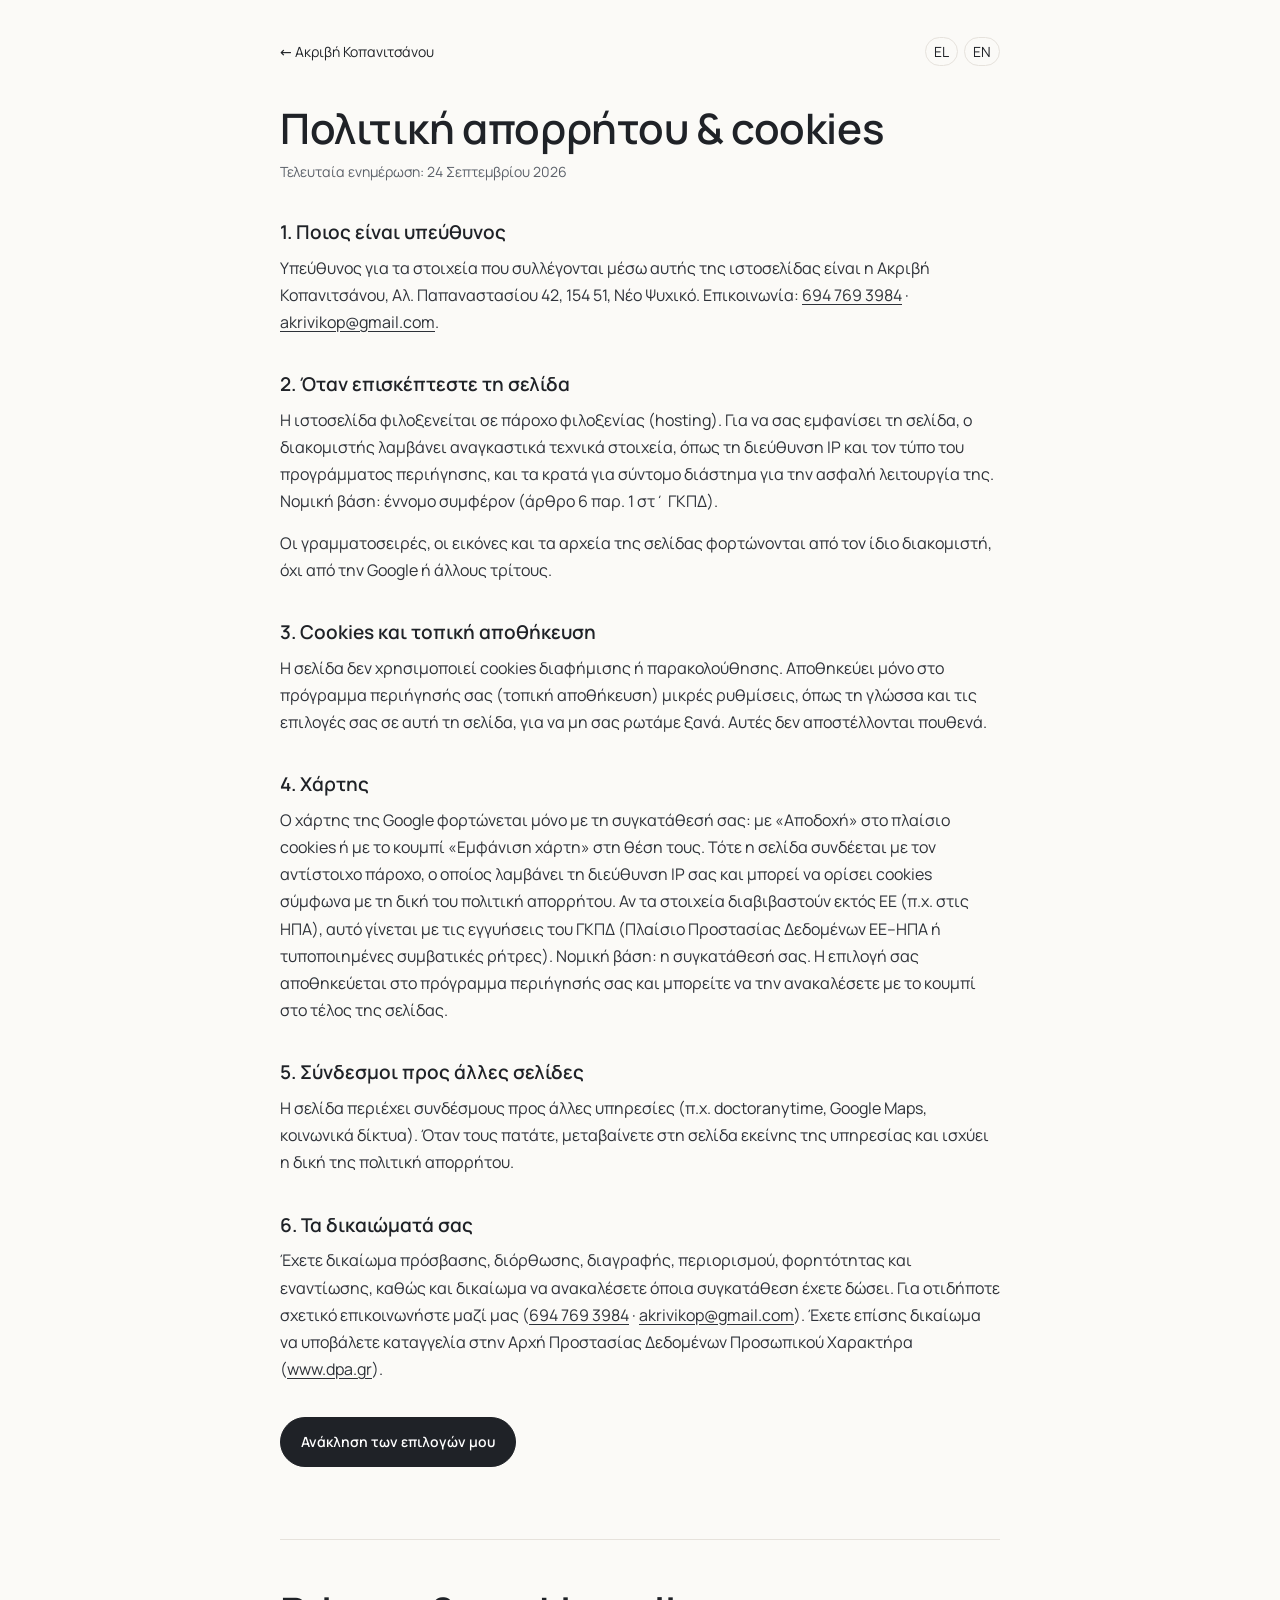
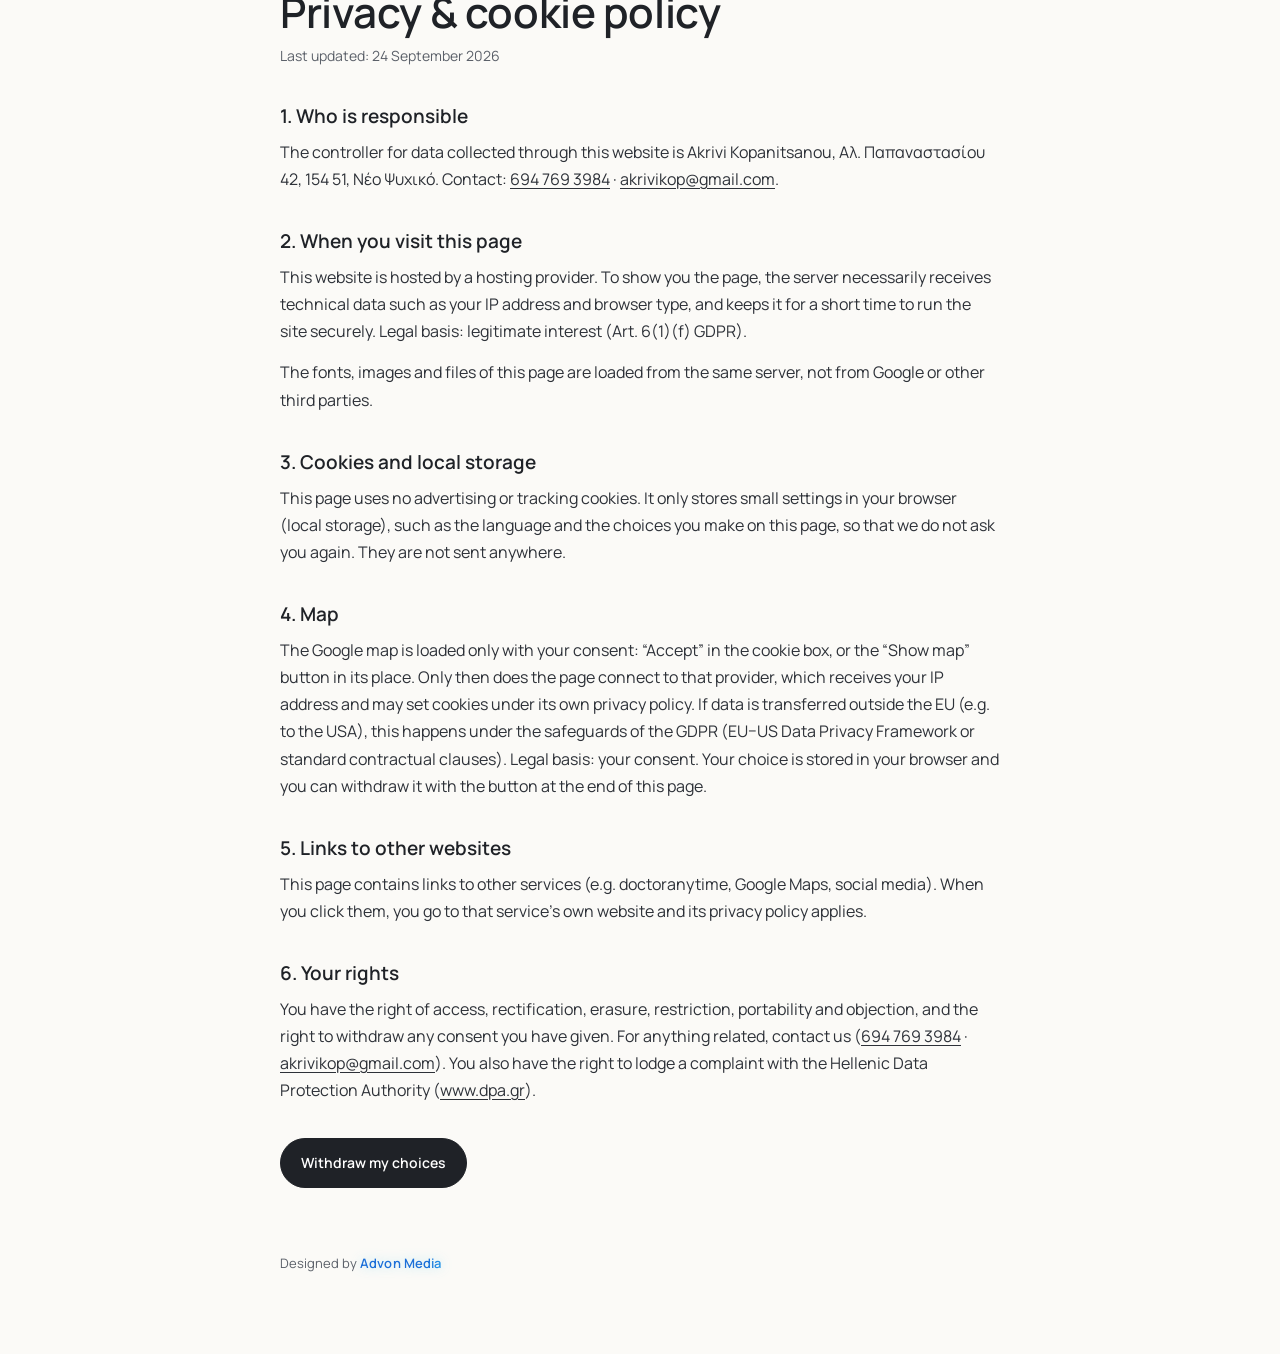
<file: privacy.html>
<!DOCTYPE html>
<html lang="el">
<head>
<meta charset="utf-8">
<meta name="viewport" content="width=device-width, initial-scale=1">
<title>Πολιτική απορρήτου & cookies · Ακριβή Κοπανιτσάνου</title>
<!-- advon-icons · favicon.py · made from assets/img/akrivi-kopanitsanou-logo-icon.svg · vd1bc4d5e -->
<link rel="icon" href="favicon.ico?v=d1bc4d5e" sizes="32x32">
<link rel="icon" href="assets/icons/favicon.svg?v=d1bc4d5e" type="image/svg+xml">
<link rel="icon" href="assets/icons/favicon-96.png?v=d1bc4d5e" type="image/png" sizes="96x96">
<link rel="icon" href="assets/icons/favicon-48.png?v=d1bc4d5e" type="image/png" sizes="48x48">
<link rel="apple-touch-icon" href="assets/icons/apple-touch-icon.png?v=d1bc4d5e">
<link rel="manifest" href="site.webmanifest?v=d1bc4d5e">
<meta name="theme-color" content="#F7F3EC">
<!-- /advon-icons -->
<meta name="robots" content="index,follow">
<script id="advon-draft-guard">/* Advon: drafts stay out of Google; the real domain is untouched */(function(h){if(/(^|\.)(drafts\.advonmedia\.com|github\.io|netlify\.app)$/.test(h)){var m=document.createElement("meta");m.name="robots";m.content="noindex,nofollow";document.head.appendChild(m)}})(location.hostname)</script>
<style id="advon-fonts">
@font-face{font-family:'GFS Didot';font-style:normal;font-weight:400;font-display:swap;src:url(assets/fonts/gfs-didot-greek-400-normal.woff2) format('woff2');unicode-range:U+0370-0377,U+037A-037F,U+0384-038A,U+038C,U+038E-03A1,U+03A3-03FF}
@font-face{font-family:'GFS Didot';font-style:normal;font-weight:400;font-display:swap;src:url(assets/fonts/gfs-didot-latin-400-normal.woff2) format('woff2');unicode-range:U+0000-00FF,U+0131,U+0152-0153,U+02BB-02BC,U+02C6,U+02DA,U+02DC,U+0304,U+0308,U+0329,U+2000-206F,U+20AC,U+2122,U+2191,U+2193,U+2212,U+2215,U+FEFF,U+FFFD}
@font-face{font-family:'Manrope';font-style:normal;font-weight:400;font-display:swap;src:url(assets/fonts/manrope-greek-400-normal.woff2) format('woff2');unicode-range:U+0370-0377,U+037A-037F,U+0384-038A,U+038C,U+038E-03A1,U+03A3-03FF}
@font-face{font-family:'Manrope';font-style:normal;font-weight:400;font-display:swap;src:url(assets/fonts/manrope-latin-400-normal.woff2) format('woff2');unicode-range:U+0000-00FF,U+0131,U+0152-0153,U+02BB-02BC,U+02C6,U+02DA,U+02DC,U+0304,U+0308,U+0329,U+2000-206F,U+20AC,U+2122,U+2191,U+2193,U+2212,U+2215,U+FEFF,U+FFFD}
@font-face{font-family:'Manrope';font-style:normal;font-weight:600;font-display:swap;src:url(assets/fonts/manrope-greek-600-normal.woff2) format('woff2');unicode-range:U+0370-0377,U+037A-037F,U+0384-038A,U+038C,U+038E-03A1,U+03A3-03FF}
@font-face{font-family:'Manrope';font-style:normal;font-weight:600;font-display:swap;src:url(assets/fonts/manrope-latin-600-normal.woff2) format('woff2');unicode-range:U+0000-00FF,U+0131,U+0152-0153,U+02BB-02BC,U+02C6,U+02DA,U+02DC,U+0304,U+0308,U+0329,U+2000-206F,U+20AC,U+2122,U+2191,U+2193,U+2212,U+2215,U+FEFF,U+FFFD}
@font-face{font-family:'Noto Serif Display';font-style:italic;font-weight:300;font-display:swap;src:url(assets/fonts/noto-serif-display-greek-300-italic.woff2) format('woff2');unicode-range:U+0370-0377,U+037A-037F,U+0384-038A,U+038C,U+038E-03A1,U+03A3-03FF}
@font-face{font-family:'Noto Serif Display';font-style:italic;font-weight:300;font-display:swap;src:url(assets/fonts/noto-serif-display-latin-300-italic.woff2) format('woff2');unicode-range:U+0000-00FF,U+0131,U+0152-0153,U+02BB-02BC,U+02C6,U+02DA,U+02DC,U+0304,U+0308,U+0329,U+2000-206F,U+20AC,U+2122,U+2191,U+2193,U+2212,U+2215,U+FEFF,U+FFFD}
</style>
<style>
:root{--ink:#1f2227;--mute:#5b6069;--line:#e6e2dc;--paper:#fbfaf7}
*{box-sizing:border-box}html{-webkit-text-size-adjust:100%}
body{margin:0;background:var(--paper);color:var(--ink);font-family:'Manrope',system-ui,-apple-system,"Segoe UI",Roboto,"Helvetica Neue",Arial,sans-serif;font-size:16px;line-height:1.7;-webkit-font-smoothing:antialiased}
.w{max-width:760px;margin:0 auto;padding:40px 20px 80px}
nav{display:flex;justify-content:space-between;align-items:center;gap:16px;font-size:14px;margin-bottom:40px}
nav a{color:var(--ink);text-decoration:none}nav a:hover{text-decoration:underline;text-underline-offset:4px}
.lang a{padding:4px 8px;border:1px solid var(--line);border-radius:999px;margin-left:6px}
h1{font-size:clamp(30px,5vw,42px);line-height:1.15;margin:0 0 8px;font-weight:600;letter-spacing:-.01em}
.upd{color:var(--mute);font-size:14px;margin:0 0 36px}
h2{font-size:19px;line-height:1.3;margin:36px 0 10px;font-weight:600}
p{margin:0 0 14px;color:#2d3138}a{color:inherit;text-underline-offset:3px}
section+section{margin-top:72px;padding-top:48px;border-top:1px solid var(--line)}
.reset{margin-top:34px}button{font:inherit;font-size:14px;font-weight:600;padding:12px 20px;border-radius:999px;border:1px solid var(--ink);background:var(--ink);color:#fff;cursor:pointer}
.done{margin-left:10px;color:var(--mute);font-size:14px}
footer{margin-top:64px;color:var(--mute);font-size:13px}
.adv{font-weight:800;letter-spacing:.01em;color:#1C6FD8;background:linear-gradient(100deg,#1C6FD8 0%,#1C6FD8 32%,#2AA8EE 42%,#47C8F5 47%,#8BE0FC 50%,#47C8F5 53%,#2AA8EE 58%,#1C6FD8 68%,#1C6FD8 100%);background-size:260% 100%;-webkit-background-clip:text;background-clip:text;-webkit-text-fill-color:transparent;filter:drop-shadow(0 0 6px rgba(71,200,245,.38));animation:advShine 3.8s ease-in-out infinite}@keyframes advShine{0%{background-position:100% 0}62%,100%{background-position:0 0}}@media (prefers-reduced-motion:reduce){.adv{animation:none;background-position:50% 0}}
</style>
</head>
<body>
<div class="w">
<nav><a href="index.html">← <span>Ακριβή Κοπανιτσάνου</span></a><span class="lang"><a href="#el" lang="el">EL</a><a href="#en" lang="en">EN</a></span></nav>
<section id="el">
<h1>Πολιτική απορρήτου &amp; cookies</h1>
<p class="upd">Τελευταία ενημέρωση: 24 Σεπτεμβρίου 2026</p>
<h2>1. Ποιος είναι υπεύθυνος</h2>
<p>Υπεύθυνος για τα στοιχεία που συλλέγονται μέσω αυτής της ιστοσελίδας είναι η Ακριβή Κοπανιτσάνου, Αλ. Παπαναστασίου 42, 154 51, Νέο Ψυχικό. Επικοινωνία: <a href="tel:+306947693984">694 769 3984</a> · <a href="mailto:akrivikop@gmail.com">akrivikop@gmail.com</a>.</p>
<h2>2. Όταν επισκέπτεστε τη σελίδα</h2>
<p>Η ιστοσελίδα φιλοξενείται σε πάροχο φιλοξενίας (hosting). Για να σας εμφανίσει τη σελίδα, ο διακομιστής λαμβάνει αναγκαστικά τεχνικά στοιχεία, όπως τη διεύθυνση IP και τον τύπο του προγράμματος περιήγησης, και τα κρατά για σύντομο διάστημα για την ασφαλή λειτουργία της. Νομική βάση: έννομο συμφέρον (άρθρο 6 παρ. 1 στ΄ ΓΚΠΔ).</p><p>Οι γραμματοσειρές, οι εικόνες και τα αρχεία της σελίδας φορτώνονται από τον ίδιο διακομιστή, όχι από την Google ή άλλους τρίτους.</p>
<h2>3. Cookies και τοπική αποθήκευση</h2>
<p>Η σελίδα δεν χρησιμοποιεί cookies διαφήμισης ή παρακολούθησης. Αποθηκεύει μόνο στο πρόγραμμα περιήγησής σας (τοπική αποθήκευση) μικρές ρυθμίσεις, όπως τη γλώσσα και τις επιλογές σας σε αυτή τη σελίδα, για να μη σας ρωτάμε ξανά. Αυτές δεν αποστέλλονται πουθενά.</p>
<h2>4. Χάρτης</h2>
<p>Ο χάρτης της Google φορτώνεται μόνο με τη συγκατάθεσή σας: με «Αποδοχή» στο πλαίσιο cookies ή με το κουμπί «Εμφάνιση χάρτη» στη θέση τους. Τότε η σελίδα συνδέεται με τον αντίστοιχο πάροχο, ο οποίος λαμβάνει τη διεύθυνση IP σας και μπορεί να ορίσει cookies σύμφωνα με τη δική του πολιτική απορρήτου. Αν τα στοιχεία διαβιβαστούν εκτός ΕΕ (π.χ. στις ΗΠΑ), αυτό γίνεται με τις εγγυήσεις του ΓΚΠΔ (Πλαίσιο Προστασίας Δεδομένων ΕΕ–ΗΠΑ ή τυποποιημένες συμβατικές ρήτρες). Νομική βάση: η συγκατάθεσή σας. Η επιλογή σας αποθηκεύεται στο πρόγραμμα περιήγησής σας και μπορείτε να την ανακαλέσετε με το κουμπί στο τέλος της σελίδας.</p>
<h2>5. Σύνδεσμοι προς άλλες σελίδες</h2>
<p>Η σελίδα περιέχει συνδέσμους προς άλλες υπηρεσίες (π.χ. doctoranytime, Google Maps, κοινωνικά δίκτυα). Όταν τους πατάτε, μεταβαίνετε στη σελίδα εκείνης της υπηρεσίας και ισχύει η δική της πολιτική απορρήτου.</p>
<h2>6. Τα δικαιώματά σας</h2>
<p>Έχετε δικαίωμα πρόσβασης, διόρθωσης, διαγραφής, περιορισμού, φορητότητας και εναντίωσης, καθώς και δικαίωμα να ανακαλέσετε όποια συγκατάθεση έχετε δώσει. Για οτιδήποτε σχετικό επικοινωνήστε μαζί μας (<a href="tel:+306947693984">694 769 3984</a> · <a href="mailto:akrivikop@gmail.com">akrivikop@gmail.com</a>). Έχετε επίσης δικαίωμα να υποβάλετε καταγγελία στην Αρχή Προστασίας Δεδομένων Προσωπικού Χαρακτήρα (<a href="https://www.dpa.gr" rel="noopener">www.dpa.gr</a>).</p>
<p class="reset"><button type="button" onclick="advonReset(this)">Ανάκληση των επιλογών μου</button> <span class="done" hidden>Έγινε. Οι επιλογές σας διαγράφηκαν.</span></p>
</section>
<section id="en" lang="en">
<h1>Privacy &amp; cookie policy</h1>
<p class="upd">Last updated: 24 September 2026</p>
<h2>1. Who is responsible</h2>
<p>The controller for data collected through this website is Akrivi Kopanitsanou, Αλ. Παπαναστασίου 42, 154 51, Νέο Ψυχικό. Contact: <a href="tel:+306947693984">694 769 3984</a> · <a href="mailto:akrivikop@gmail.com">akrivikop@gmail.com</a>.</p>
<h2>2. When you visit this page</h2>
<p>This website is hosted by a hosting provider. To show you the page, the server necessarily receives technical data such as your IP address and browser type, and keeps it for a short time to run the site securely. Legal basis: legitimate interest (Art. 6(1)(f) GDPR).</p><p>The fonts, images and files of this page are loaded from the same server, not from Google or other third parties.</p>
<h2>3. Cookies and local storage</h2>
<p>This page uses no advertising or tracking cookies. It only stores small settings in your browser (local storage), such as the language and the choices you make on this page, so that we do not ask you again. They are not sent anywhere.</p>
<h2>4. Map</h2>
<p>The Google map is loaded only with your consent: “Accept” in the cookie box, or the “Show map” button in its place. Only then does the page connect to that provider, which receives your IP address and may set cookies under its own privacy policy. If data is transferred outside the EU (e.g. to the USA), this happens under the safeguards of the GDPR (EU–US Data Privacy Framework or standard contractual clauses). Legal basis: your consent. Your choice is stored in your browser and you can withdraw it with the button at the end of this page.</p>
<h2>5. Links to other websites</h2>
<p>This page contains links to other services (e.g. doctoranytime, Google Maps, social media). When you click them, you go to that service's own website and its privacy policy applies.</p>
<h2>6. Your rights</h2>
<p>You have the right of access, rectification, erasure, restriction, portability and objection, and the right to withdraw any consent you have given. For anything related, contact us (<a href="tel:+306947693984">694 769 3984</a> · <a href="mailto:akrivikop@gmail.com">akrivikop@gmail.com</a>). You also have the right to lodge a complaint with the Hellenic Data Protection Authority (<a href="https://www.dpa.gr" rel="noopener">www.dpa.gr</a>).</p>
<p class="reset"><button type="button" onclick="advonReset(this)">Withdraw my choices</button> <span class="done" hidden>Done. Your choices were cleared.</span></p>
</section>
<footer>Designed by <a href="https://advonmedia.com" rel="noopener" style="text-decoration:none"><b class="adv">Advon Media</b></a></footer>
</div>
<script>
function advonReset(b){try{localStorage.removeItem('advon-consent');localStorage.removeItem('mp-consent-v1')}catch(e){}
var h=location.hostname,ds=['',h,'.'+h,'.'+h.split('.').slice(-2).join('.')];
document.cookie.split(';').forEach(function(c){var n=c.split('=')[0].trim();if(/^(_ga|_gid|_gcl|_fbp|_fbc)/.test(n))ds.forEach(function(d){document.cookie=n+'=; Max-Age=0; path=/'+(d?'; domain='+d:'')})});
document.querySelectorAll('.done').forEach(function(s){s.hidden=false});}
</script>
</body>
</html>
</file>
